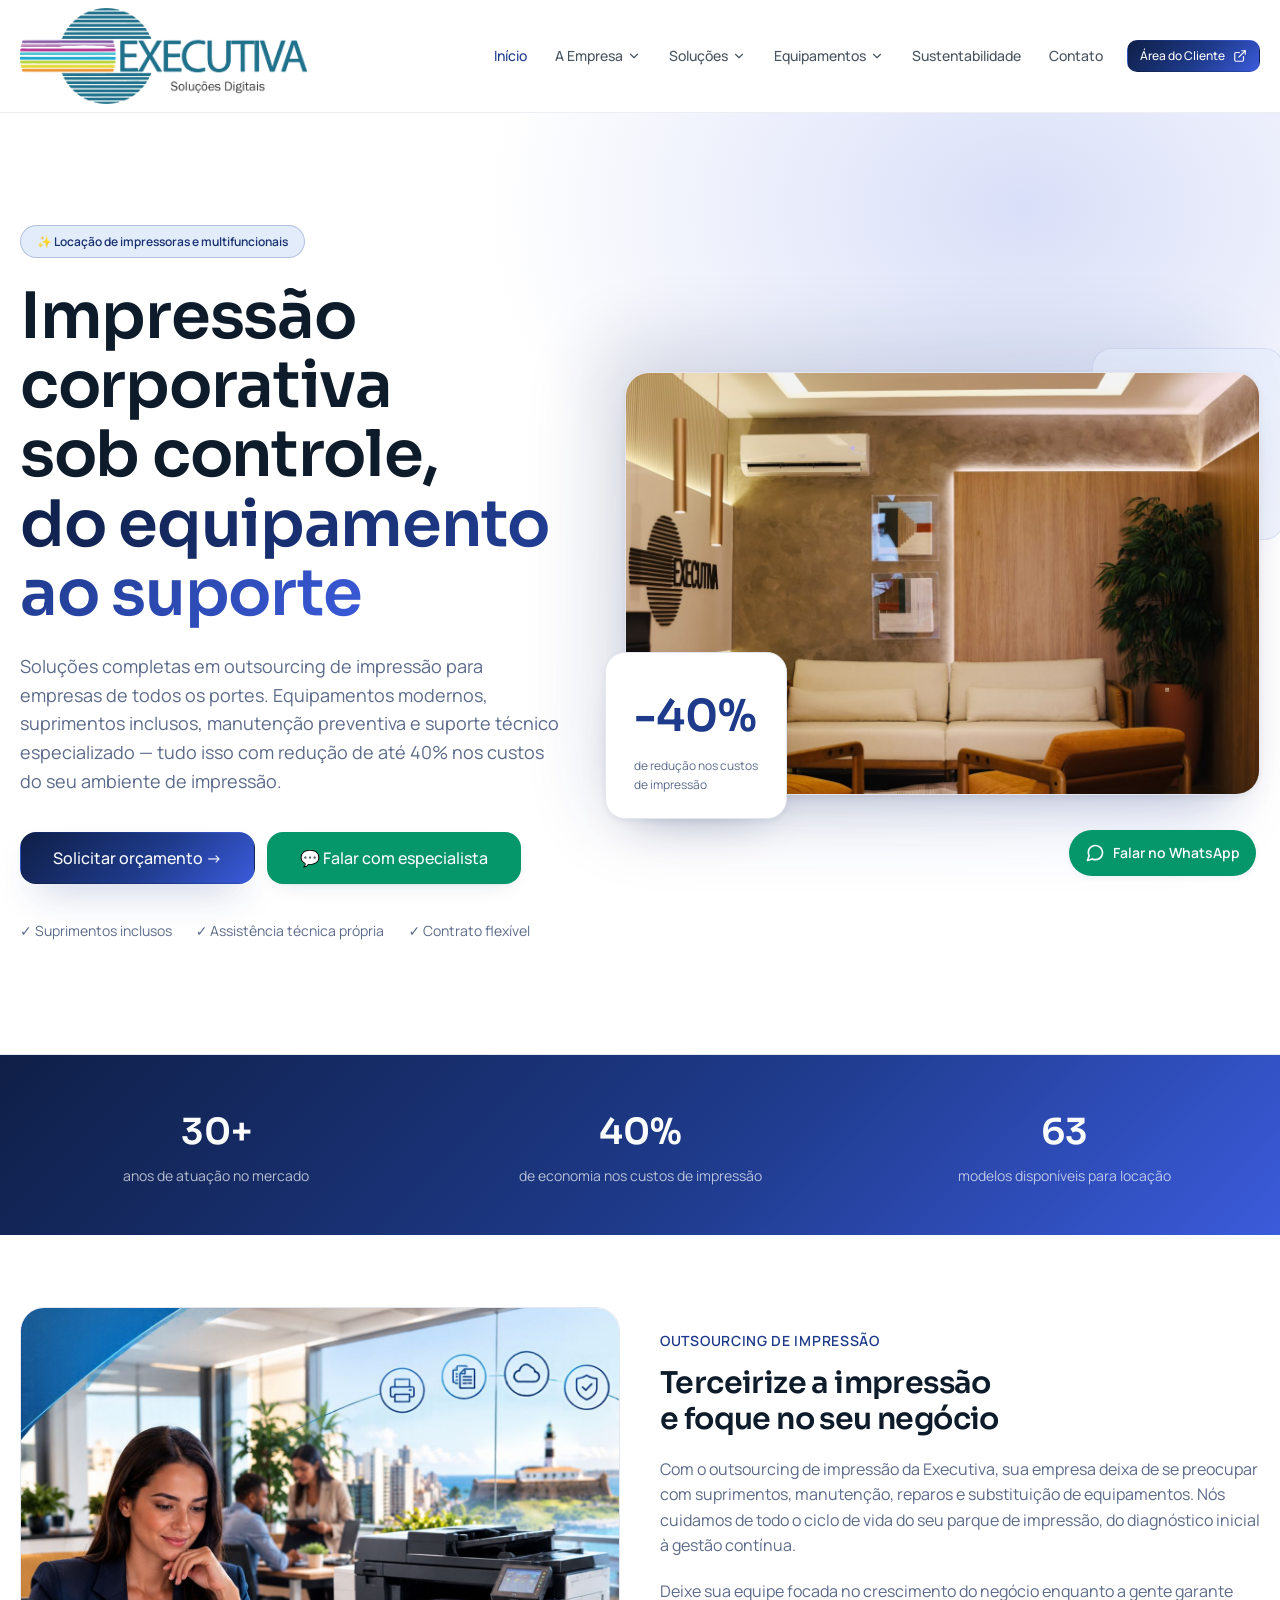
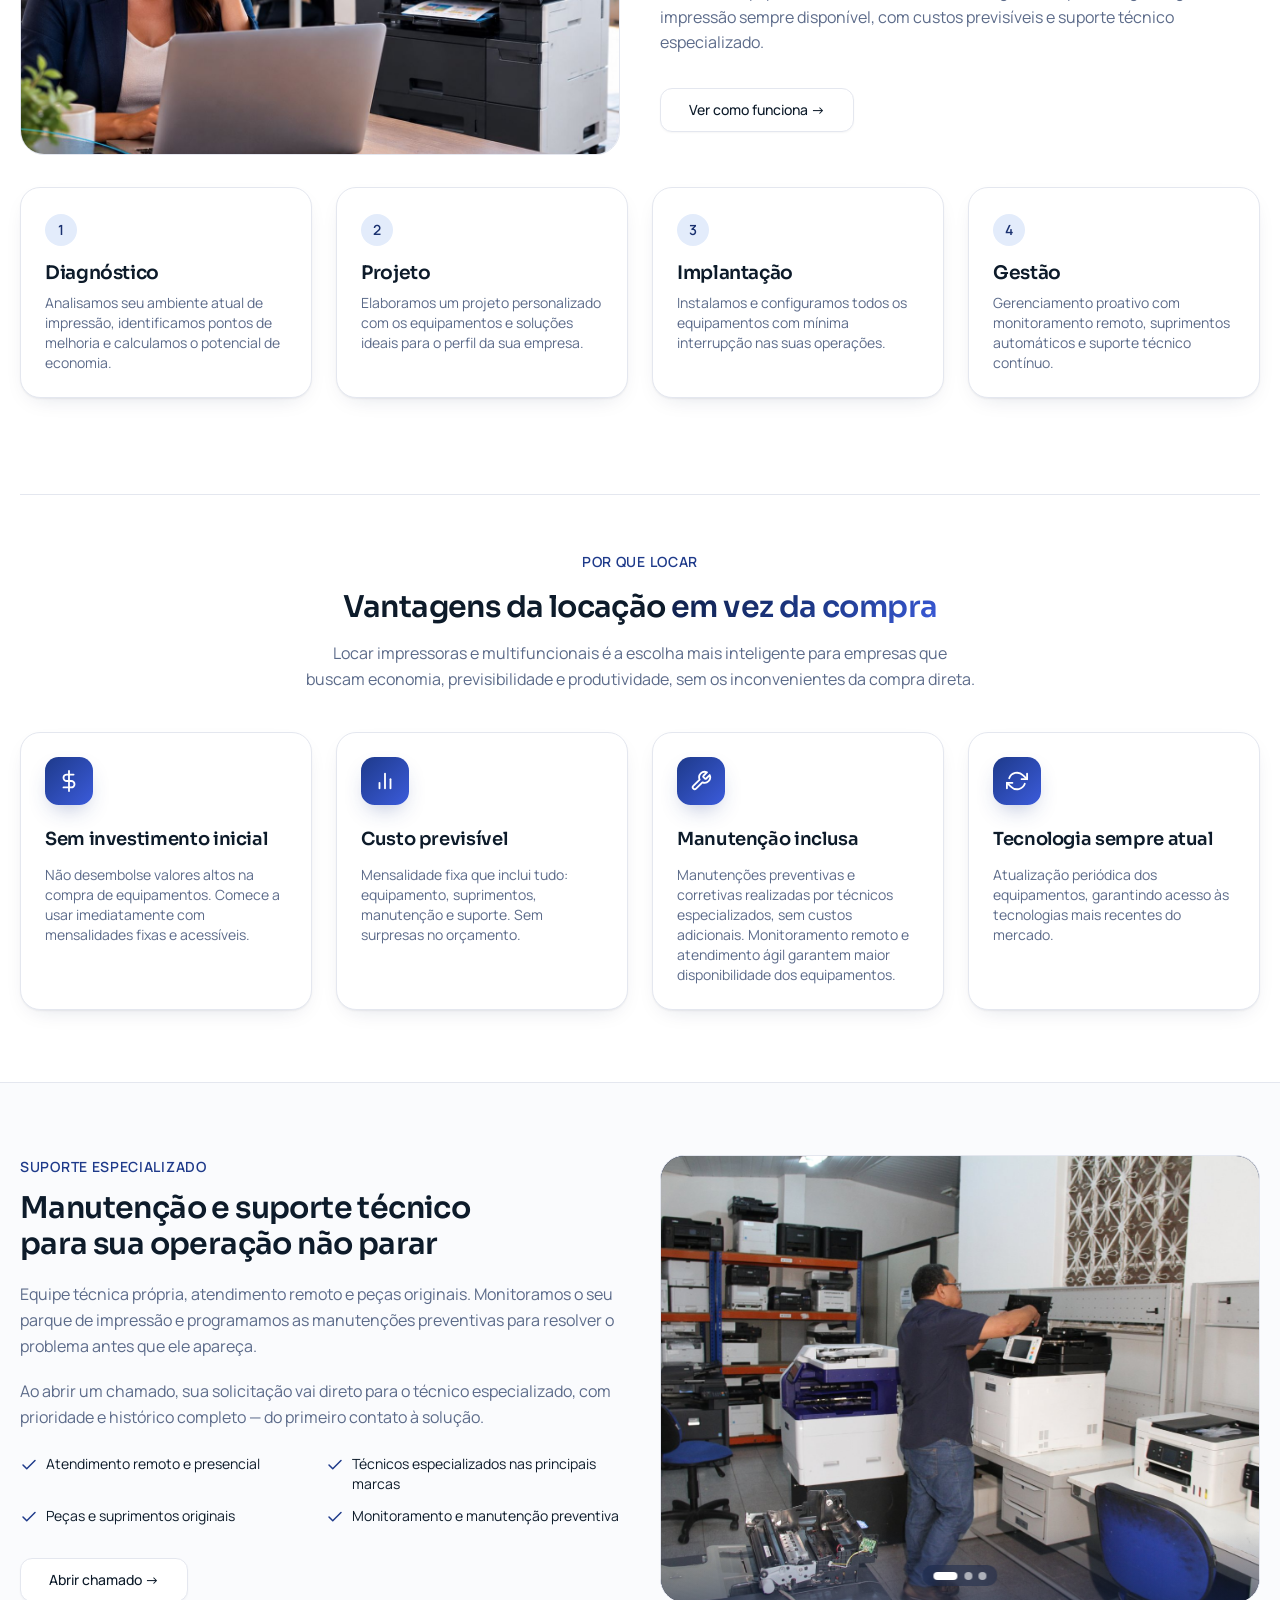
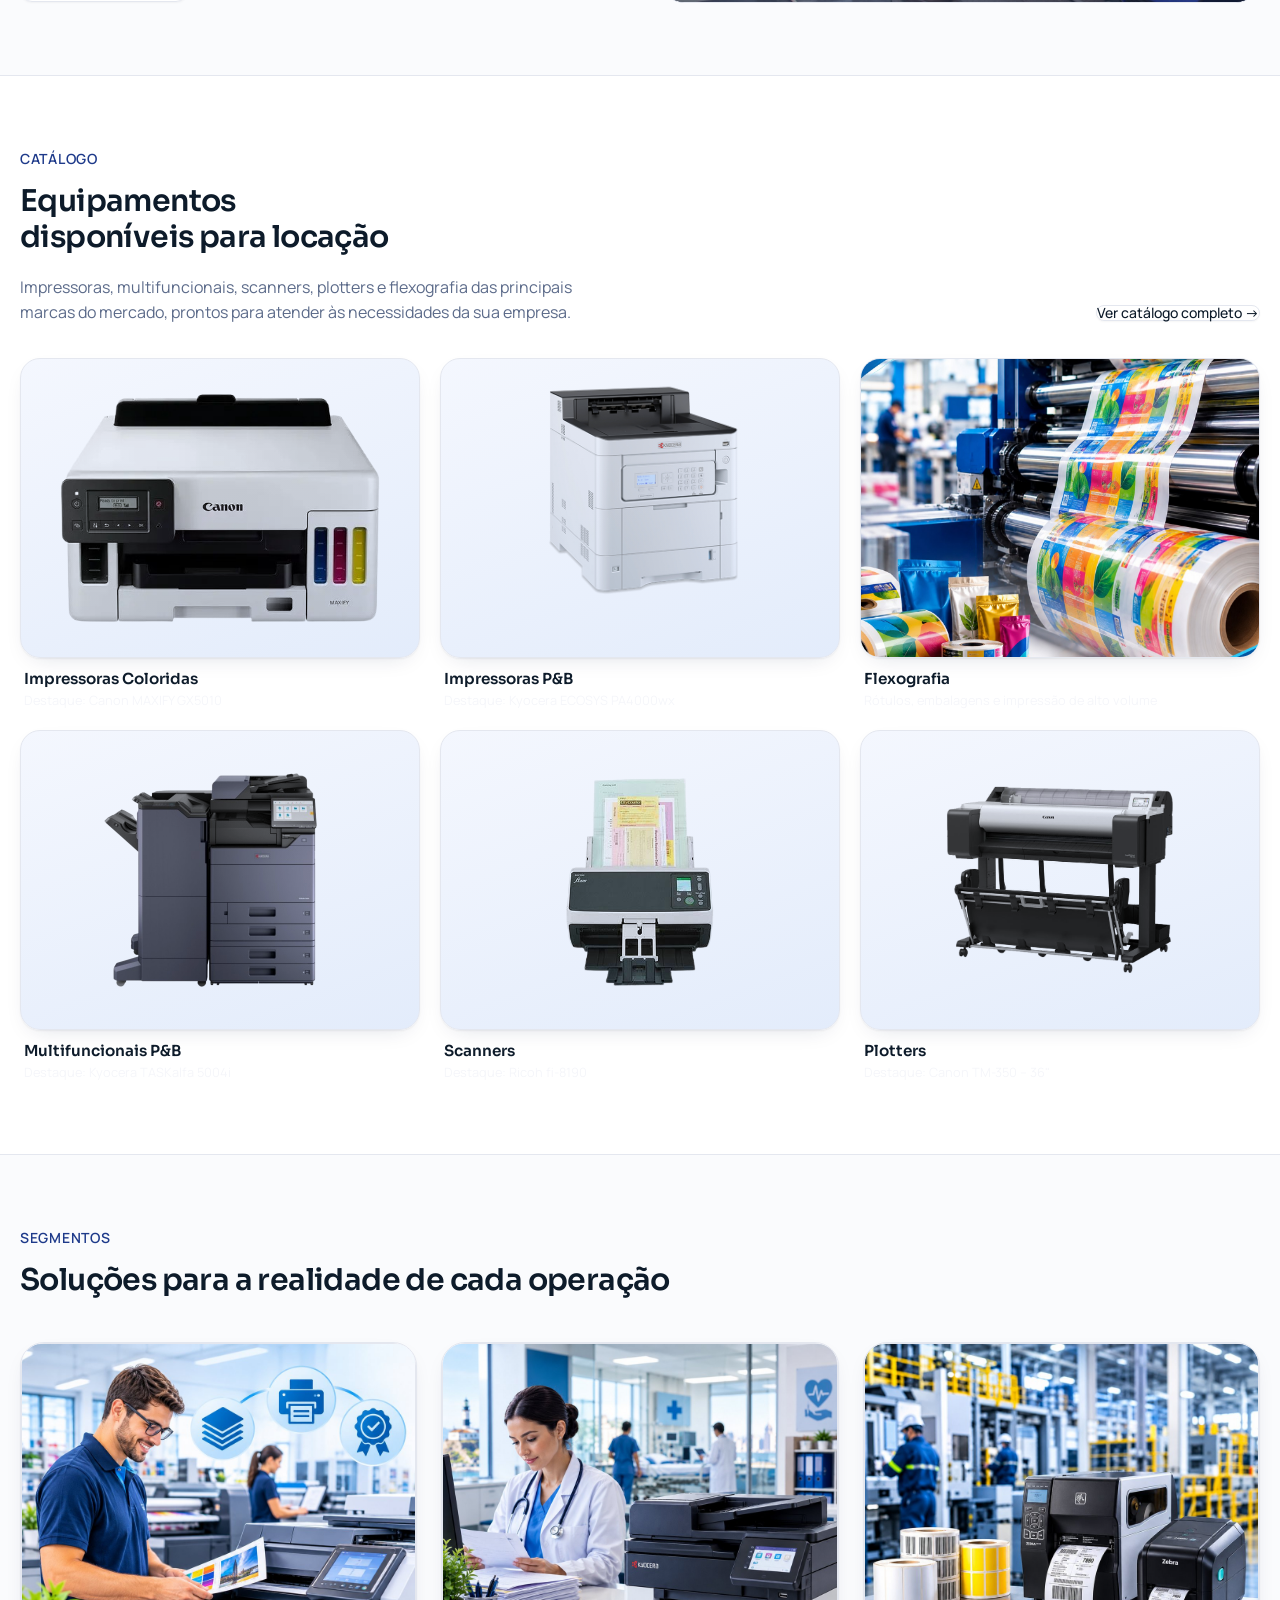
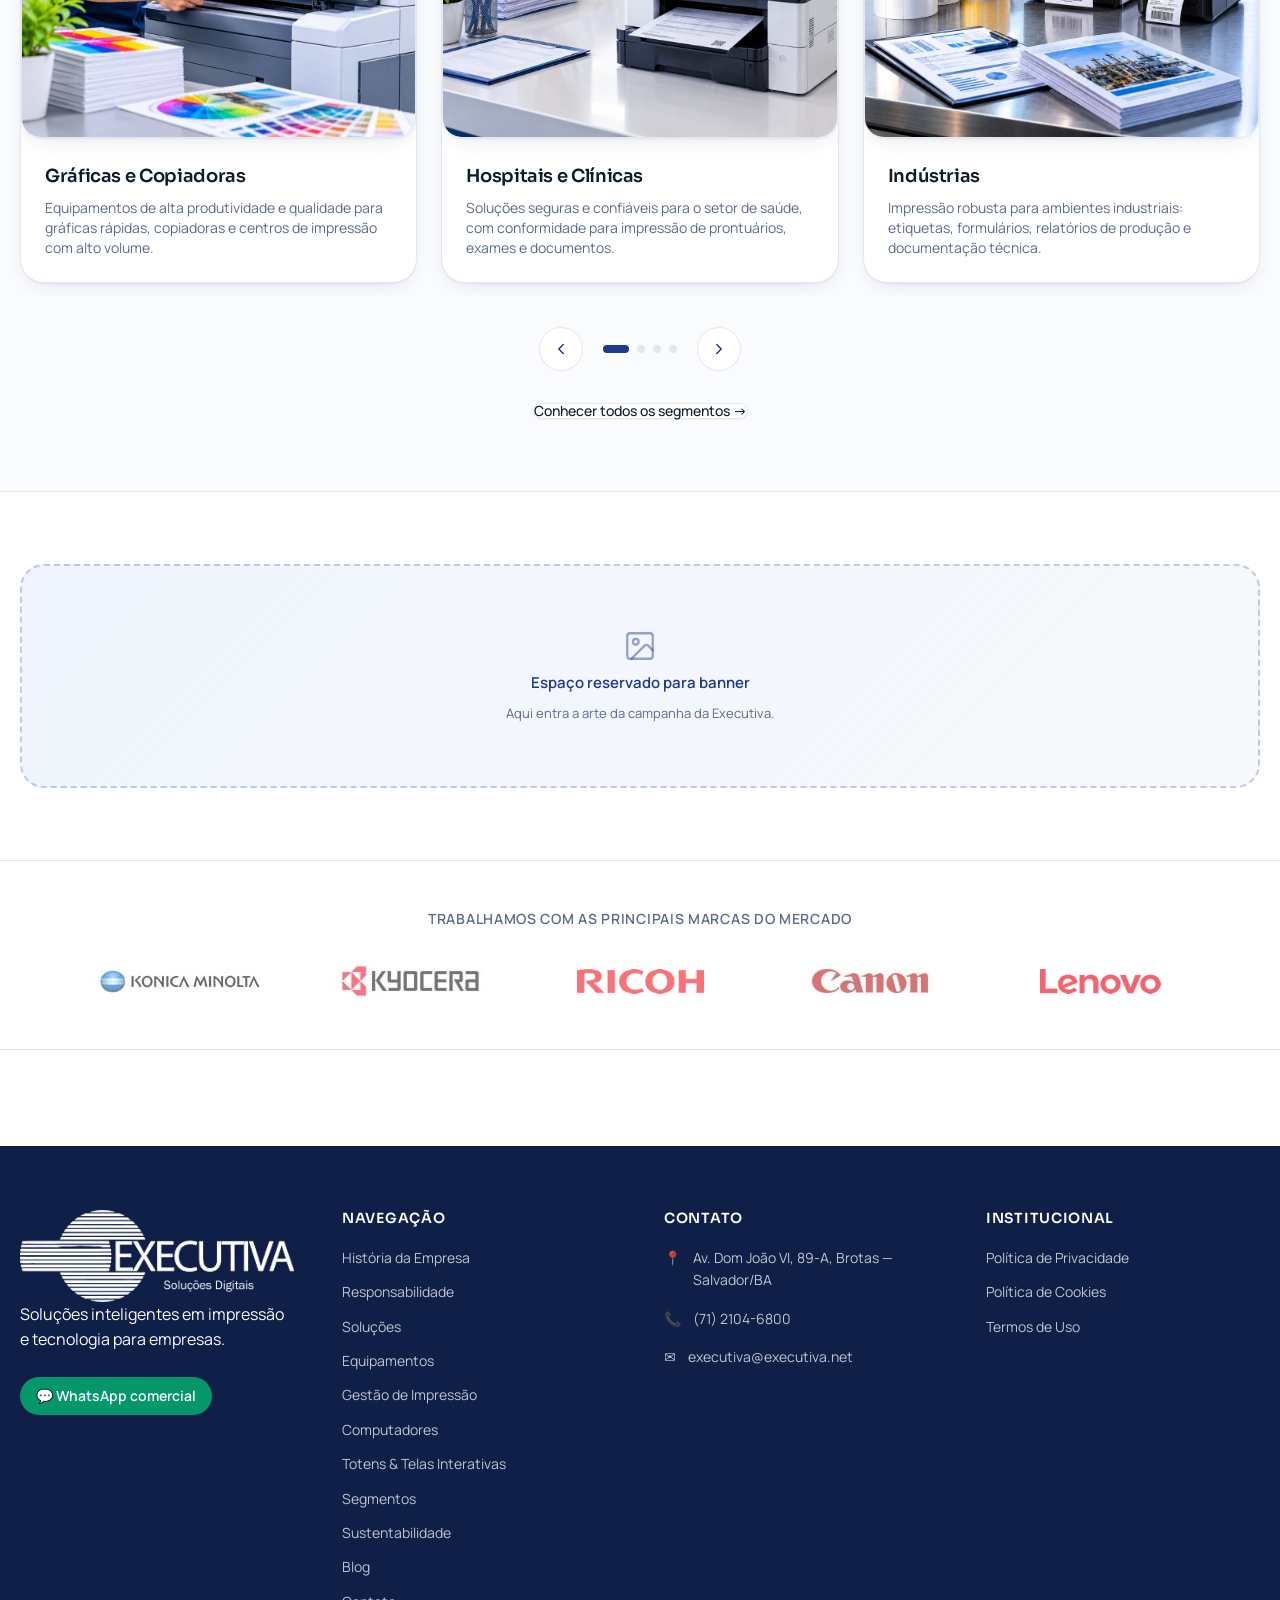
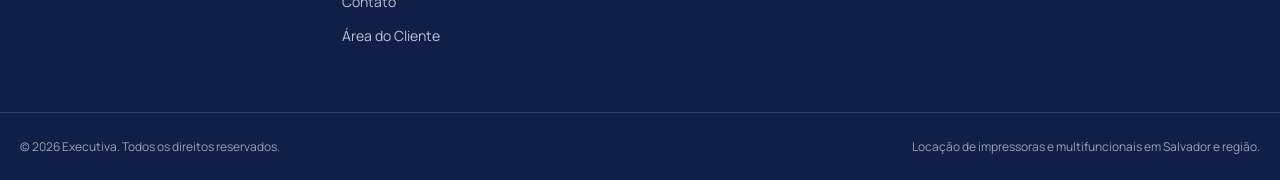
<file: index.html>
<!DOCTYPE html>
<html lang="pt-BR">
<head>
  <meta charset="UTF-8">
  <meta name="viewport" content="width=device-width, initial-scale=1.0">
  <title>Locação de Impressoras e Multifuncionais | Executiva</title>
  <meta name="description" content="Locação de impressoras e multifuncionais com outsourcing de impressão, suprimentos, manutenção e suporte técnico. Reduza até 40% dos custos de impressão.">
  <link rel="icon" href="imagens/favicon.png" type="image/png">
  <link rel="stylesheet" href="css/styles.css?v=20261116">
</head>
<body>

<header class="site-header">
  <div class="container header-inner">
    <a href="index.html" class="logo" aria-label="Executiva — página inicial">
      <img src="imagens/logo-executiva.png" alt="Executiva" width="251" height="115">
    </a>

    <nav class="desktop-nav" aria-label="Menu principal">
      <a href="index.html" class="nav-link active">Início</a>
            <div class="dropdown">
        <a href="historia-da-empresa.html" class="nav-link">
          A Empresa
          <svg width="14" height="14" viewBox="0 0 24 24" fill="none" stroke="currentColor" stroke-width="2" stroke-linecap="round" stroke-linejoin="round" aria-hidden="true"><polyline points="6 9 12 15 18 9"></polyline></svg>
        </a>
        <div class="dropdown-menu">
          <a href="historia-da-empresa.html" class="dropdown-item">História da Empresa</a>
          <a href="responsabilidade.html" class="dropdown-item">Responsabilidade</a>
        </div>
      </div>
      <div class="dropdown">
        <a href="solucoes.html" class="nav-link">
          Soluções
          <svg width="14" height="14" viewBox="0 0 24 24" fill="none" stroke="currentColor" stroke-width="2" stroke-linecap="round" stroke-linejoin="round" aria-hidden="true"><polyline points="6 9 12 15 18 9"></polyline></svg>
        </a>
        <div class="dropdown-menu">
          <a href="solucoes.html#locacao-de-impressoras" class="dropdown-item">Locação de Impressoras</a>
          <a href="solucoes.html#locacao-de-multifuncionais" class="dropdown-item">Locação de Multifuncionais</a>
          <a href="solucoes.html#outsourcing-de-impressao" class="dropdown-item">Outsourcing de Impressão</a>
          <a href="gestao-impressao.html" class="dropdown-item">Gestão de Impressão</a>
          <a href="solucoes.html#outras-solucoes" class="dropdown-item">Outras Soluções</a>
        </div>
      </div>
      <div class="dropdown">
        <a href="equipamentos.html" class="nav-link">
          Equipamentos
          <svg width="14" height="14" viewBox="0 0 24 24" fill="none" stroke="currentColor" stroke-width="2" stroke-linecap="round" stroke-linejoin="round" aria-hidden="true"><polyline points="6 9 12 15 18 9"></polyline></svg>
        </a>
        <div class="dropdown-menu">
          <div class="dropdown-subgroup">
            <a href="equipamentos.html" class="dropdown-item dropdown-with-sub">
              Impressoras
              <svg width="12" height="12" viewBox="0 0 24 24" fill="none" stroke="currentColor" stroke-width="2" stroke-linecap="round" stroke-linejoin="round" aria-hidden="true"><polyline points="9 6 15 12 9 18"></polyline></svg>
            </a>
            <div class="dropdown-submenu">
              <a href="equipamentos.html?categoria=impressora-color" class="dropdown-item">Impressoras Coloridas</a>
              <a href="equipamentos.html?categoria=impressora-pb" class="dropdown-item">Impressoras P&amp;B</a>
              <a href="equipamentos.html?categoria=multifuncionais-color" class="dropdown-item">Multifuncionais Coloridas</a>
              <a href="equipamentos.html?categoria=multifuncionais-pb" class="dropdown-item">Multifuncionais P&amp;B</a>
              <a href="equipamentos.html?categoria=flexografia" class="dropdown-item">Flexografia</a>
              <a href="equipamentos.html?categoria=ploter" class="dropdown-item">Plotters</a>
              <a href="equipamentos.html?categoria=scaner" class="dropdown-item">Scanners</a>
              <a href="equipamentos.html?categoria=etiquetas" class="dropdown-item">Etiquetas</a>
              <a href="equipamentos.html?categoria=cartoes" class="dropdown-item">Cartões</a>
              <a href="equipamentos.html?categoria=producao" class="dropdown-item">Produção Gráfica</a>
            </div>
          </div>
          <div class="dropdown-subgroup">
            <a href="computadores.html" class="dropdown-item dropdown-with-sub">
              Computadores
              <svg width="12" height="12" viewBox="0 0 24 24" fill="none" stroke="currentColor" stroke-width="2" stroke-linecap="round" stroke-linejoin="round" aria-hidden="true"><polyline points="9 6 15 12 9 18"></polyline></svg>
            </a>
            <div class="dropdown-submenu">
              <a href="computadores.html?categoria=desktops" class="dropdown-item">Computadores</a>
              <a href="computadores.html?categoria=notebooks" class="dropdown-item">Notebooks</a>
              <a href="computadores.html?categoria=servidores" class="dropdown-item">Servidores</a>
            </div>
          </div>
          <a href="totens.html" class="dropdown-item">Totens &amp; Telas Interativas</a>
        </div>
      </div>
      <a href="sustentabilidade.html" class="nav-link">Sustentabilidade</a>
      <a href="contato.html" class="nav-link">Contato</a>
      <a href="https://centralexecutiva.com.br" target="_blank" rel="noopener noreferrer" class="btn btn-hero btn-sm header-cta">
        Área do Cliente
        <svg width="14" height="14" viewBox="0 0 24 24" fill="none" stroke="currentColor" stroke-width="2" stroke-linecap="round" stroke-linejoin="round" aria-hidden="true"><path d="M18 13v6a2 2 0 0 1-2 2H5a2 2 0 0 1-2-2V8a2 2 0 0 1 2-2h6"></path><polyline points="15 3 21 3 21 9"></polyline><line x1="10" y1="14" x2="21" y2="3"></line></svg>
      </a>
    </nav>

    <button type="button" id="menuToggle" class="mobile-toggle" aria-expanded="false" aria-label="Abrir menu">
      <svg width="20" height="20" viewBox="0 0 24 24" fill="none" stroke="currentColor" stroke-width="2" stroke-linecap="round" stroke-linejoin="round"><line x1="3" y1="6" x2="21" y2="6"></line><line x1="3" y1="12" x2="21" y2="12"></line><line x1="3" y1="18" x2="21" y2="18"></line></svg>
    </button>
  </div>

  <div id="mobileMenu" class="mobile-menu">
    <div class="container">
      <nav aria-label="Menu mobile">
        <a href="index.html" class="mobile-link active">Início</a>
                <a href="historia-da-empresa.html" class="mobile-link">A Empresa</a>
        <a href="historia-da-empresa.html" class="mobile-link mobile-sublink">História da Empresa</a>
        <a href="responsabilidade.html" class="mobile-link mobile-sublink">Responsabilidade</a>
        <a href="solucoes.html" class="mobile-link">Soluções</a>
        <a href="gestao-impressao.html" class="mobile-link">Gestão de Impressão</a>
        <a href="equipamentos.html" class="mobile-link">Equipamentos</a>
        <a href="computadores.html" class="mobile-link">Computadores</a>
        <a href="totens.html" class="mobile-link">Totens &amp; Telas</a>
        <a href="sustentabilidade.html" class="mobile-link">Sustentabilidade</a>
        <a href="contato.html" class="mobile-link">Contato</a>
        <div class="mobile-menu-cta">
          <a href="https://centralexecutiva.com.br" target="_blank" rel="noopener noreferrer" class="btn btn-hero btn-lg w-full">Área do Cliente</a>
        </div>
      </nav>
    </div>
  </div>
</header>

<main>
  <section class="hero">
    <div class="hero-bg"></div>
    <div class="container hero-grid">
      <div class="reveal">
        <span class="hero-badge">✨ Locação de impressoras e multifuncionais</span>
        <h1>Impressão corporativa sob controle,<br><span class="text-gradient">do equipamento ao suporte</span></h1>
        <p class="hero-description">Soluções completas em outsourcing de impressão para empresas de todos os portes. Equipamentos modernos, suprimentos inclusos, manutenção preventiva e suporte técnico especializado — tudo isso com redução de até 40% nos custos do seu ambiente de impressão.</p>
        <div class="hero-actions">
          <a href="orcamento.html" class="btn btn-hero btn-xl">Solicitar orçamento →</a>
          <a href="https://api.whatsapp.com/send?phone=5571996363349&text=Olá! Vim do site e gostaria de informações sobre locação de impressoras." target="_blank" rel="noopener noreferrer" class="btn btn-whatsapp btn-xl">💬 Falar com especialista</a>
        </div>
        <ul class="hero-highlights">
          <li>✓ Suprimentos inclusos</li>
          <li>✓ Assistência técnica própria</li>
          <li>✓ Contrato flexível</li>
        </ul>
      </div>

      <div class="reveal from-left">
        <div class="hero-image-wrap">
          <div class="hero-image">
            <img src="imagens/hero-multifuncional.jpg?v=2" alt="Multifuncional corporativa" width="1280" height="854">
          </div>
          <div class="hero-floating-card">
            <p class="number">-40%</p>
            <p>de redução nos custos<br>de impressão</p>
          </div>
        </div>
      </div>
    </div>
  </section>

  <section class="stats">
    <div class="container stats-grid grid-3-sm">
      <div class="stat-counter" data-to="30" data-suffix="+" data-label="anos de atuação no mercado"></div>
      <div class="stat-counter" data-to="40" data-suffix="%" data-label="de economia nos custos de impressão"></div>
      <div class="stat-counter" data-to="63" data-label="modelos disponíveis para locação"></div>
    </div>
  </section>

  <section class="container section-padded">
    <div class="grid-2-lg gap-10 items-center">
      <div class="reveal from-left">
        <img src="imagens/outsourcing.jpg" alt="Outsourcing de impressão" class="rounded-3xl border w-full object-cover" style="height: 28rem; object-position: center top">
      </div>
      <div class="reveal">
        <p class="section-eyebrow">Outsourcing de impressão</p>
        <h2 class="section-title text-3xl">Terceirize a impressão e foque no seu negócio</h2>
        <p class="section-description">Com o outsourcing de impressão da Executiva, sua empresa deixa de se preocupar com suprimentos, manutenção, reparos e substituição de equipamentos. Nós cuidamos de todo o ciclo de vida do seu parque de impressão, do diagnóstico inicial à gestão contínua.</p>
        <p class="section-description">Deixe sua equipe focada no crescimento do negócio enquanto a gente garante impressão sempre disponível, com custos previsíveis e suporte técnico especializado.</p>
        <a href="solucoes.html#outsourcing-de-impressao" class="btn btn-outline btn-lg mt-8">Ver como funciona →</a>
      </div>
    </div>

    <ol class="grid-4 grid-2-sm grid-3-md grid-4-lg gap-6 mt-8">
      <li class="reveal card card-hover h-full p-6">
        <span class="step-number">1</span>
        <h3 class="mt-4 font-semibold">Diagnóstico</h3>
        <p class="mt-2 text-sm text-muted">Analisamos seu ambiente atual de impressão, identificamos pontos de melhoria e calculamos o potencial de economia.</p>
      </li>
      <li class="reveal card card-hover h-full p-6">
        <span class="step-number">2</span>
        <h3 class="mt-4 font-semibold">Projeto</h3>
        <p class="mt-2 text-sm text-muted">Elaboramos um projeto personalizado com os equipamentos e soluções ideais para o perfil da sua empresa.</p>
      </li>
      <li class="reveal card card-hover h-full p-6">
        <span class="step-number">3</span>
        <h3 class="mt-4 font-semibold">Implantação</h3>
        <p class="mt-2 text-sm text-muted">Instalamos e configuramos todos os equipamentos com mínima interrupção nas suas operações.</p>
      </li>
      <li class="reveal card card-hover h-full p-6">
        <span class="step-number">4</span>
        <h3 class="mt-4 font-semibold">Gestão</h3>
        <p class="mt-2 text-sm text-muted">Gerenciamento proativo com monitoramento remoto, suprimentos automáticos e suporte técnico contínuo.</p>
      </li>
    </ol>

    <div class="mt-24 border-t" style="padding-top: 3.5rem">
      <div class="mx-auto max-w-2xl text-center">
        <p class="section-eyebrow">Por que locar</p>
        <h2 class="section-title text-3xl mt-4">Vantagens da locação <span class="text-gradient">em vez da compra</span></h2>
        <p class="section-description mt-4">Locar impressoras e multifuncionais é a escolha mais inteligente para empresas que buscam economia, previsibilidade e produtividade, sem os inconvenientes da compra direta.</p>
      </div>

      <ul class="mt-10 grid-4 grid-2-sm grid-3-md grid-4-lg gap-6">
        <li class="reveal card card-hover h-full p-6">
          <span class="advantage-icon">
            <svg width="22" height="22" viewBox="0 0 24 24" fill="none" stroke="currentColor" stroke-width="2" stroke-linecap="round" stroke-linejoin="round" aria-hidden="true"><line x1="12" y1="1" x2="12" y2="23"></line><path d="M17 5H9.5a3.5 3.5 0 0 0 0 7h5a3.5 3.5 0 0 1 0 7H6"></path></svg>
          </span>
          <h3 class="mt-5 font-display text-lg font-semibold">Sem investimento inicial</h3>
          <p class="mt-3 text-sm text-muted">Não desembolse valores altos na compra de equipamentos. Comece a usar imediatamente com mensalidades fixas e acessíveis.</p>
        </li>

        <li class="reveal card card-hover h-full p-6">
          <span class="advantage-icon">
            <svg width="22" height="22" viewBox="0 0 24 24" fill="none" stroke="currentColor" stroke-width="2" stroke-linecap="round" stroke-linejoin="round" aria-hidden="true"><line x1="18" y1="20" x2="18" y2="10"></line><line x1="12" y1="20" x2="12" y2="4"></line><line x1="6" y1="20" x2="6" y2="14"></line></svg>
          </span>
          <h3 class="mt-5 font-display text-lg font-semibold">Custo previsível</h3>
          <p class="mt-3 text-sm text-muted">Mensalidade fixa que inclui tudo: equipamento, suprimentos, manutenção e suporte. Sem surpresas no orçamento.</p>
        </li>

        <li class="reveal card card-hover h-full p-6">
          <span class="advantage-icon">
            <svg width="22" height="22" viewBox="0 0 24 24" fill="none" stroke="currentColor" stroke-width="2" stroke-linecap="round" stroke-linejoin="round" aria-hidden="true"><path d="M14.7 6.3a1 1 0 0 0 0 1.4l1.6 1.6a1 1 0 0 0 1.4 0l3.77-3.77a6 6 0 0 1-7.94 7.94l-6.91 6.91a2.12 2.12 0 0 1-3-3l6.91-6.91a6 6 0 0 1 7.94-7.94l-3.76 3.76z"></path></svg>
          </span>
          <h3 class="mt-5 font-display text-lg font-semibold">Manutenção inclusa</h3>
          <p class="mt-3 text-sm text-muted">Manutenções preventivas e corretivas realizadas por técnicos especializados, sem custos adicionais. Monitoramento remoto e atendimento ágil garantem maior disponibilidade dos equipamentos.</p>
        </li>

        <li class="reveal card card-hover h-full p-6">
          <span class="advantage-icon">
            <svg width="22" height="22" viewBox="0 0 24 24" fill="none" stroke="currentColor" stroke-width="2" stroke-linecap="round" stroke-linejoin="round" aria-hidden="true"><polyline points="23 4 23 10 17 10"></polyline><polyline points="1 20 1 14 7 14"></polyline><path d="M3.51 9a9 9 0 0 1 14.85-3.36L23 10M1 14l4.64 4.36A9 9 0 0 0 20.49 15"></path></svg>
          </span>
          <h3 class="mt-5 font-display text-lg font-semibold">Tecnologia sempre atual</h3>
          <p class="mt-3 text-sm text-muted">Atualização periódica dos equipamentos, garantindo acesso às tecnologias mais recentes do mercado.</p>
        </li>
      </ul>
    </div>
  </section>

  <section class="section-bordered section-padded">
    <div class="container">
      <div class="grid-2-lg gap-10 items-center">
        <div class="reveal from-left">
          <p class="section-eyebrow">Suporte especializado</p>
          <h2 class="section-title text-3xl">Manutenção e suporte técnico para sua operação não parar</h2>
          <p class="section-description">Equipe técnica própria, atendimento remoto e peças originais. Monitoramos o seu parque de impressão e programamos as manutenções preventivas para resolver o problema antes que ele apareça.</p>
          <p class="section-description">Ao abrir um chamado, sua solicitação vai direto para o técnico especializado, com prioridade e histórico completo — do primeiro contato à solução.</p>
          <ul class="mt-6 grid-2-sm gap-3 text-sm">
            <li class="flex items-start gap-2">
              <svg width="18" height="18" viewBox="0 0 24 24" fill="none" stroke="currentColor" stroke-width="2" stroke-linecap="round" stroke-linejoin="round" aria-hidden="true" style="color:var(--color-primary);flex:none;margin-top:2px"><polyline points="20 6 9 17 4 12"></polyline></svg>
              <span>Atendimento remoto e presencial</span>
            </li>
            <li class="flex items-start gap-2">
              <svg width="18" height="18" viewBox="0 0 24 24" fill="none" stroke="currentColor" stroke-width="2" stroke-linecap="round" stroke-linejoin="round" aria-hidden="true" style="color:var(--color-primary);flex:none;margin-top:2px"><polyline points="20 6 9 17 4 12"></polyline></svg>
              <span>Técnicos especializados nas principais marcas</span>
            </li>
            <li class="flex items-start gap-2">
              <svg width="18" height="18" viewBox="0 0 24 24" fill="none" stroke="currentColor" stroke-width="2" stroke-linecap="round" stroke-linejoin="round" aria-hidden="true" style="color:var(--color-primary);flex:none;margin-top:2px"><polyline points="20 6 9 17 4 12"></polyline></svg>
              <span>Peças e suprimentos originais</span>
            </li>
            <li class="flex items-start gap-2">
              <svg width="18" height="18" viewBox="0 0 24 24" fill="none" stroke="currentColor" stroke-width="2" stroke-linecap="round" stroke-linejoin="round" aria-hidden="true" style="color:var(--color-primary);flex:none;margin-top:2px"><polyline points="20 6 9 17 4 12"></polyline></svg>
              <span>Monitoramento e manutenção preventiva</span>
            </li>
          </ul>
          <a href="https://centralexecutiva.com.br" target="_blank" rel="noopener noreferrer" class="btn btn-outline btn-lg mt-8">Abrir chamado →</a>
        </div>

        <div class="reveal">
          <div class="media-slider" id="supportSlider" role="region" aria-label="Galeria de suporte técnico">
            <div class="media-slide is-active">
              <img src="imagens/manutencao-tecnico-impressora.jpg" alt="Técnico da Executiva fazendo manutenção em uma multifuncional" loading="eager">
            </div>
            <div class="media-slide">
              <img src="imagens/manutencao-tecnico-placa.jpg" alt="Técnico realizando reparo em placa de equipamento" loading="lazy">
            </div>
            <div class="media-slide">
              <img src="imagens/manutencao-area-tecnica.jpg" alt="Área técnica da Executiva com multifuncionais em manutenção" loading="lazy">
            </div>
            <div class="media-dots" id="supportDots"></div>
          </div>
        </div>
      </div>
    </div>
  </section>

  <section class="container section-padded">
    <div class="flex flex-wrap items-end justify-between gap-6">
      <div class="reveal max-w-xl">
        <p class="section-eyebrow">Catálogo</p>
        <h2 class="section-title text-3xl">Equipamentos disponíveis para locação</h2>
        <p class="section-description">Impressoras, multifuncionais, scanners, plotters e flexografia das principais marcas do mercado, prontos para atender às necessidades da sua empresa.</p>
      </div>
      <div class="reveal">
        <a href="equipamentos.html" class="btn btn-outline">Ver catálogo completo →</a>
      </div>
    </div>

    <div class="catalog-grid mt-8">

      <a class="catalog-card reveal" href="equipamentos.html?categoria=impressora-color">
        <span class="catalog-card-img catalog-card-img--product">
          <img src="imagens/Canon - GX5010 (2).png" alt="Impressora colorida Canon MAXIFY GX5010" loading="lazy">
        </span>
        <span class="catalog-card-caption">
          <strong>Impressoras Coloridas</strong>
          <span>Destaque: Canon MAXIFY GX5010</span>
        </span>
      </a>

      <a class="catalog-card reveal" href="equipamentos.html?categoria=impressora-pb">
        <span class="catalog-card-img catalog-card-img--product">
          <img src="imagens/Kyocera - ECOSYS PA4000wx.png" alt="Impressora P&amp;B Kyocera ECOSYS PA4000wx" loading="lazy">
        </span>
        <span class="catalog-card-caption">
          <strong>Impressoras P&amp;B</strong>
          <span>Destaque: Kyocera ECOSYS PA4000wx</span>
        </span>
      </a>

      <a class="catalog-card reveal" href="equipamentos.html?categoria=flexografia">
        <span class="catalog-card-img">
          <img src="imagens/flexografia.jpg" alt="Flexografia" loading="lazy" onerror="this.style.display='none';this.nextElementSibling.style.display='flex'">
          <span class="catalog-card-placeholder" style="display:none" aria-hidden="true">
            <svg width="40" height="40" viewBox="0 0 24 24" fill="none" stroke="currentColor" stroke-width="1.5" stroke-linecap="round" stroke-linejoin="round" aria-hidden="true"><rect x="9" y="9" width="13" height="13" rx="2" ry="2"></rect><path d="M5 15H4a2 2 0 0 1-2-2V4a2 2 0 0 1 2-2h9a2 2 0 0 1 2 2v1"></path></svg>
          </span>
        </span>
        <span class="catalog-card-caption">
          <strong>Flexografia</strong>
          <span>Rótulos, embalagens e impressão de alto volume</span>
        </span>
      </a>

      <a class="catalog-card reveal" href="equipamentos.html?categoria=multifuncionais-pb">
        <span class="catalog-card-img catalog-card-img--product">
          <img src="imagens/Kyocera_-_TASKalfa_5004i-removebg-preview.png" alt="Multifuncional P&amp;B Kyocera TASKalfa 5004i" loading="lazy">
        </span>
        <span class="catalog-card-caption">
          <strong>Multifuncionais P&amp;B</strong>
          <span>Destaque: Kyocera TASKalfa 5004i</span>
        </span>
      </a>

      <a class="catalog-card reveal" href="equipamentos.html?categoria=scaner">
        <span class="catalog-card-img catalog-card-img--product">
          <img src="imagens/Ricoh_-_fi-8190.png" alt="Scanner Ricoh fi-8190" loading="lazy">
        </span>
        <span class="catalog-card-caption">
          <strong>Scanners</strong>
          <span>Destaque: Ricoh fi-8190</span>
        </span>
      </a>

      <a class="catalog-card reveal" href="equipamentos.html?categoria=ploter">
        <span class="catalog-card-img catalog-card-img--product">
          <img src="imagens/Canon - TM-350.png" alt="Plotter Canon TM-350 de 36 polegadas" loading="lazy">
        </span>
        <span class="catalog-card-caption">
          <strong>Plotters</strong>
          <span>Destaque: Canon TM-350 – 36"</span>
        </span>
      </a>

    </div>
  </section>

  <section class="section-bordered section-padded">
    <div class="container">
      <div class="reveal max-w-2xl">
        <p class="section-eyebrow">Segmentos</p>
        <h2 class="section-title text-3xl">Soluções para a realidade de cada operação</h2>
      </div>

      <div class="segment-viewport mt-8">
        <div class="segment-track" id="segmentTrack">

          <div class="segment-slide">
            <article class="segment-card card card-hover h-full">
              <span class="catalog-card-img">
                <img src="imagens/graficas e copiadoras.jpg" alt="Gráficas e Copiadoras" loading="lazy">
              </span>
              <div class="segment-card-body">
                <h3 class="font-display text-lg font-semibold">Gráficas e Copiadoras</h3>
                <p class="mt-2 text-sm text-muted">Equipamentos de alta produtividade e qualidade para gráficas rápidas, copiadoras e centros de impressão com alto volume.</p>
              </div>
            </article>
          </div>

          <div class="segment-slide">
            <article class="segment-card card card-hover h-full">
              <span class="catalog-card-img">
                <img src="imagens/hospitais e clinica.jpg" alt="Hospitais e Clínicas" loading="lazy" style="object-position: center 45%">
              </span>
              <div class="segment-card-body">
                <h3 class="font-display text-lg font-semibold">Hospitais e Clínicas</h3>
                <p class="mt-2 text-sm text-muted">Soluções seguras e confiáveis para o setor de saúde, com conformidade para impressão de prontuários, exames e documentos.</p>
              </div>
            </article>
          </div>

          <div class="segment-slide">
            <article class="segment-card card card-hover h-full">
              <span class="catalog-card-img">
                <img src="imagens/industria.jpg" alt="Indústrias" loading="lazy">
              </span>
              <div class="segment-card-body">
                <h3 class="font-display text-lg font-semibold">Indústrias</h3>
                <p class="mt-2 text-sm text-muted">Impressão robusta para ambientes industriais: etiquetas, formulários, relatórios de produção e documentação técnica.</p>
              </div>
            </article>
          </div>

          <div class="segment-slide">
            <article class="segment-card card card-hover h-full">
              <span class="catalog-card-img">
                <img src="imagens/educacao.jpg" alt="Educação" loading="lazy">
              </span>
              <div class="segment-card-body">
                <h3 class="font-display text-lg font-semibold">Educação</h3>
                <p class="mt-2 text-sm text-muted">Soluções econômicas para escolas, faculdades e universidades, com gestão de cotas e redução de desperdícios.</p>
              </div>
            </article>
          </div>

          <div class="segment-slide">
            <article class="segment-card card card-hover h-full">
              <span class="catalog-card-img">
                <img src="imagens/escritorio juridico.jpg" alt="Escritórios Jurídicos" loading="lazy">
              </span>
              <div class="segment-card-body">
                <h3 class="font-display text-lg font-semibold">Escritórios Jurídicos</h3>
                <p class="mt-2 text-sm text-muted">Impressão de alta qualidade e segurança para documentos jurídicos, contratos, petições e processos com sigilo.</p>
              </div>
            </article>
          </div>

          <div class="segment-slide">
            <article class="segment-card card card-hover h-full">
              <span class="catalog-card-img">
                <img src="imagens/escritorio.jpg" alt="Escritórios e Corporativo" loading="lazy">
              </span>
              <div class="segment-card-body">
                <h3 class="font-display text-lg font-semibold">Escritórios e Corporativo</h3>
                <p class="mt-2 text-sm text-muted">Parques de impressão otimizados para empresas de diversos segmentos, com foco em produtividade e redução de custos.</p>
              </div>
            </article>
          </div>

        </div>
      </div>

      <div class="mt-8 flex items-center justify-center gap-5">
        <button type="button" class="advantage-arrow segment-prev" aria-label="Anterior">
          <svg width="18" height="18" viewBox="0 0 24 24" fill="none" stroke="currentColor" stroke-width="2" stroke-linecap="round" stroke-linejoin="round" aria-hidden="true"><polyline points="15 18 9 12 15 6"></polyline></svg>
        </button>
        <div class="advantage-dots" id="segmentDots"></div>
        <button type="button" class="advantage-arrow segment-next" aria-label="Próximo">
          <svg width="18" height="18" viewBox="0 0 24 24" fill="none" stroke="currentColor" stroke-width="2" stroke-linecap="round" stroke-linejoin="round" aria-hidden="true"><polyline points="9 18 15 12 9 6"></polyline></svg>
        </button>
      </div>

      <div class="mt-8 flex justify-center reveal">
        <a href="solucoes.html" class="btn btn-outline">Conhecer todos os segmentos →</a>
      </div>
    </div>
  </section>

  <section class="container section-padded">
    <!-- BANNER: quando a arte estiver pronta, substitua este bloco pela imagem do banner. -->
    <div class="banner-slot reveal" id="banner-home" style="margin-top:0">
      <svg width="34" height="34" viewBox="0 0 24 24" fill="none" stroke="currentColor" stroke-width="1.6" stroke-linecap="round" stroke-linejoin="round" aria-hidden="true"><rect x="3" y="3" width="18" height="18" rx="2" ry="2"></rect><circle cx="9" cy="9" r="2"></circle><path d="m21 15-3.086-3.086a2 2 0 0 0-2.828 0L6 21"></path></svg>
      <p class="banner-slot-title">Espaço reservado para banner</p>
      <p class="banner-slot-text">Aqui entra a arte da campanha da Executiva.</p>
    </div>
  </section>

  <section class="border-t border-b py-12">
    <div class="container">
      <p class="text-center text-sm font-semibold tracking-wider uppercase text-muted">Trabalhamos com as principais marcas do mercado</p>
      <div class="mt-8 flex flex-wrap items-center justify-center gap-10">
        <img src="imagens/marcas/konica-home.jpg" alt="Konica Minolta" class="brand-logo">
        <img src="imagens/marcas/kyocera-home.jpg" alt="Kyocera" class="brand-logo">
        <img src="imagens/marcas/Logo-ricoh-ofc.png" alt="Ricoh" class="brand-logo">
        <img src="imagens/marcas/canon-home.jpg" alt="Canon" class="brand-logo">
        <img src="imagens/marcas/logo-lenovo-ofc.png" alt="Lenovo" class="brand-logo">
      </div>
    </div>
  </section>
</main>

<footer class="site-footer">
  <div class="container footer-grid footer-4">
    <div>
      <img src="imagens/logo-executiva.png" alt="Executiva" class="invert-logo">
      <p>Soluções inteligentes em impressão e tecnologia para empresas.</p>
      <a href="https://api.whatsapp.com/send?phone=5571996363349&text=Olá! Contato comercial." target="_blank" rel="noopener noreferrer" class="footer-wa">
        💬 WhatsApp comercial
      </a>
    </div>

    <nav aria-label="Links do rodapé">
      <h2>Navegação</h2>
      <ul class="footer-links">
        <li><a href="historia-da-empresa.html">História da Empresa</a></li>
        <li><a href="responsabilidade.html">Responsabilidade</a></li>
        <li><a href="solucoes.html">Soluções</a></li>
        <li><a href="equipamentos.html">Equipamentos</a></li>
        <li><a href="gestao-impressao.html">Gestão de Impressão</a></li>
        <li><a href="computadores.html">Computadores</a></li>
        <li><a href="totens.html">Totens &amp; Telas Interativas</a></li>
        <li><a href="#">Segmentos</a></li>
        <li><a href="sustentabilidade.html">Sustentabilidade</a></li>
        <li><a href="blog.html">Blog</a></li>
        <li><a href="contato.html">Contato</a></li>
        <li><a href="https://centralexecutiva.com.br" target="_blank" rel="noopener noreferrer">Área do Cliente</a></li>
      </ul>
    </nav>

    <div>
      <h2>Contato</h2>
      <ul class="footer-contact">
        <li>
          <span>📍</span>
          <span>Av. Dom João VI, 89-A, Brotas — Salvador/BA</span>
        </li>
        <li>
          <span>📞</span>
          <a href="tel:+557121046800" class="hover\:text-primary-fg">(71) 2104-6800</a>
        </li>
        <li>
          <span>✉️</span>
          <a href="mailto:executiva@executiva.net" class="hover\:text-primary-fg">executiva@executiva.net</a>
        </li>
      </ul>
    </div>

    <div>
      <h2>Institucional</h2>
      <ul class="footer-links">
        <li><a href="#">Política de Privacidade</a></li>
        <li><a href="#">Política de Cookies</a></li>
        <li><a href="#">Termos de Uso</a></li>
      </ul>
    </div>
  </div>

  <div class="footer-bottom">
    <div class="container footer-bottom-inner">
      <p>© <span id="currentYear">2026</span> Executiva. Todos os direitos reservados.</p>
      <p>Locação de impressoras e multifuncionais em Salvador e região.</p>
    </div>
  </div>
</footer>

<a id="whatsappFab" class="whatsapp-fab" href="https://api.whatsapp.com/send?phone=5571996363349&text=Olá! Vim do site da Executiva." target="_blank" rel="noopener noreferrer" aria-label="Falar com a Executiva pelo WhatsApp">
  <svg width="20" height="20" viewBox="0 0 24 24" fill="none" stroke="currentColor" stroke-width="2" stroke-linecap="round" stroke-linejoin="round"><path d="M21 11.5a8.38 8.38 0 0 1-.9 3.8 8.5 8.5 0 0 1-7.6 4.7 8.38 8.38 0 0 1-3.8-.9L3 21l1.9-5.7a8.38 8.38 0 0 1-.9-3.8 8.5 8.5 0 0 1 4.7-7.6 8.38 8.38 0 0 1 3.8-.9h.5a8.48 8.48 0 0 1 8 8v.5z"></path></svg>
  <span>Falar no WhatsApp</span>
</a>

<script defer src="js/main.js"></script>
</body>
</html>
</file>
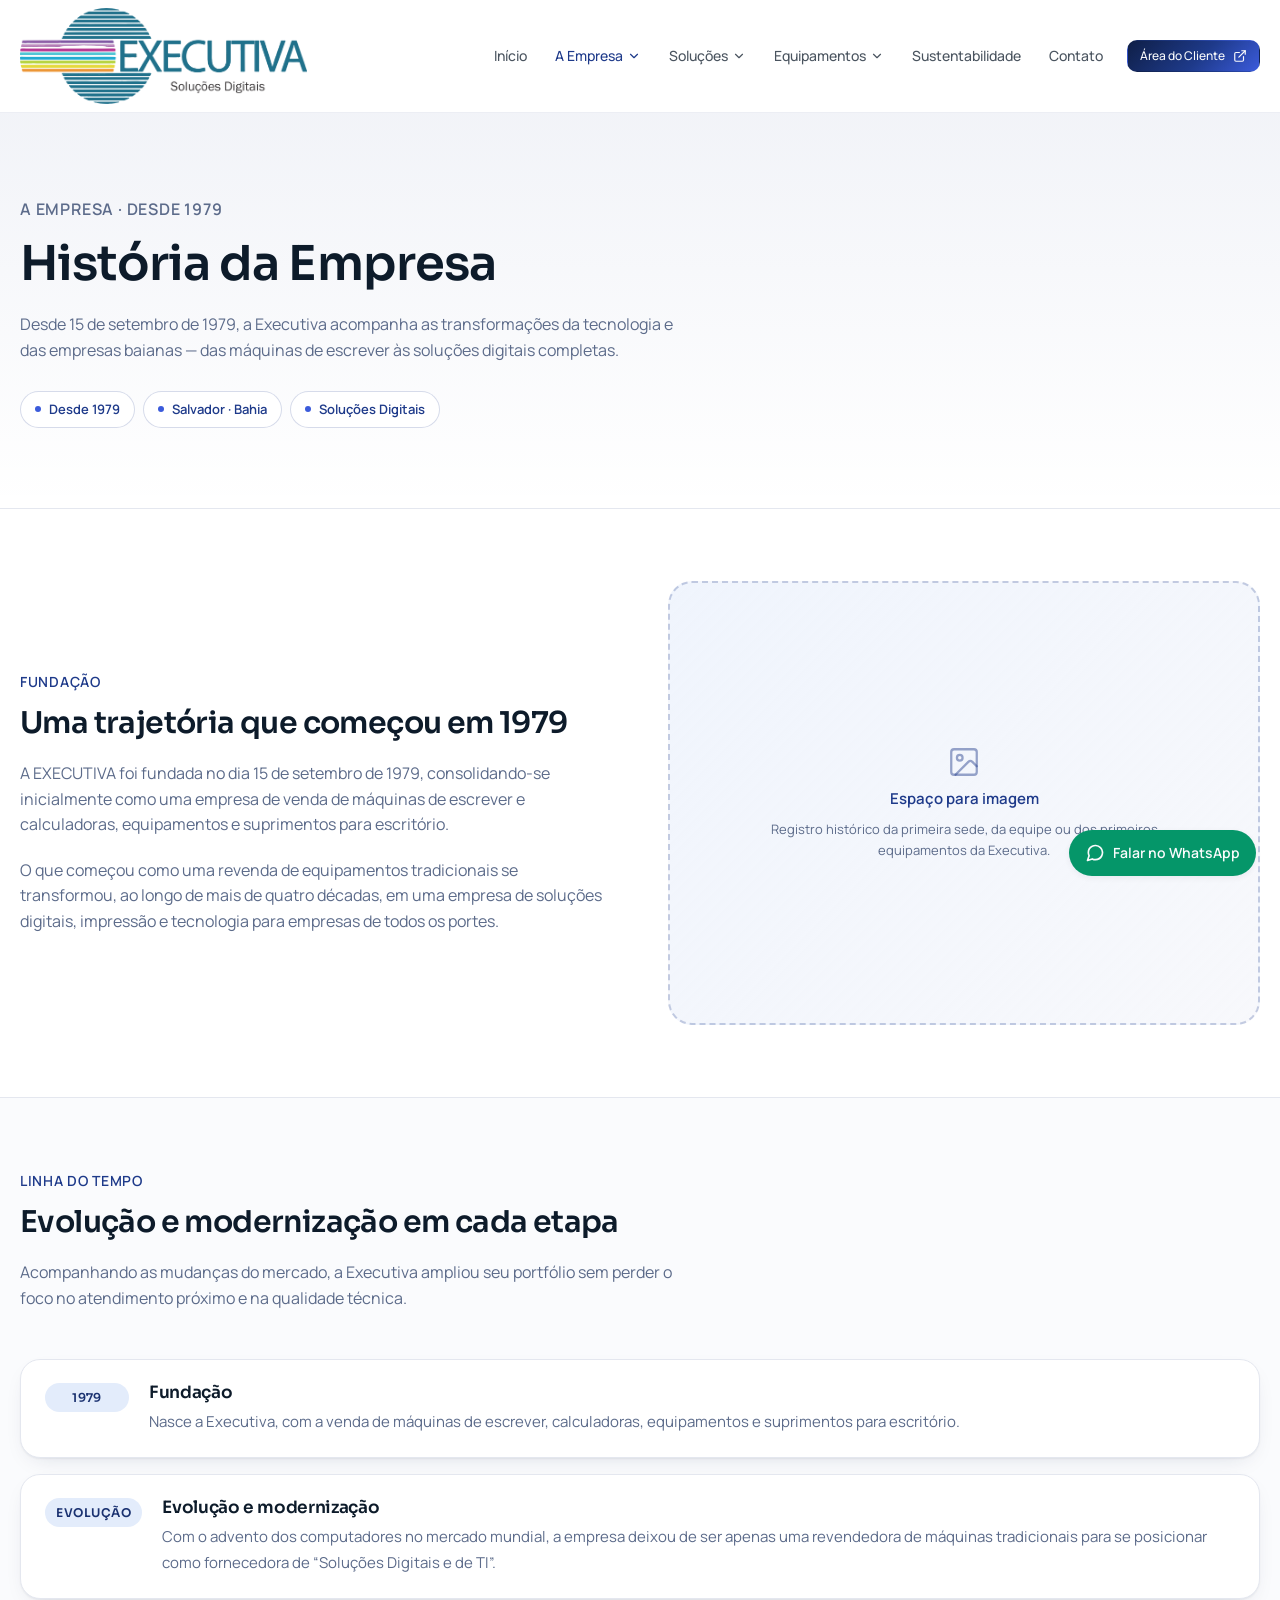
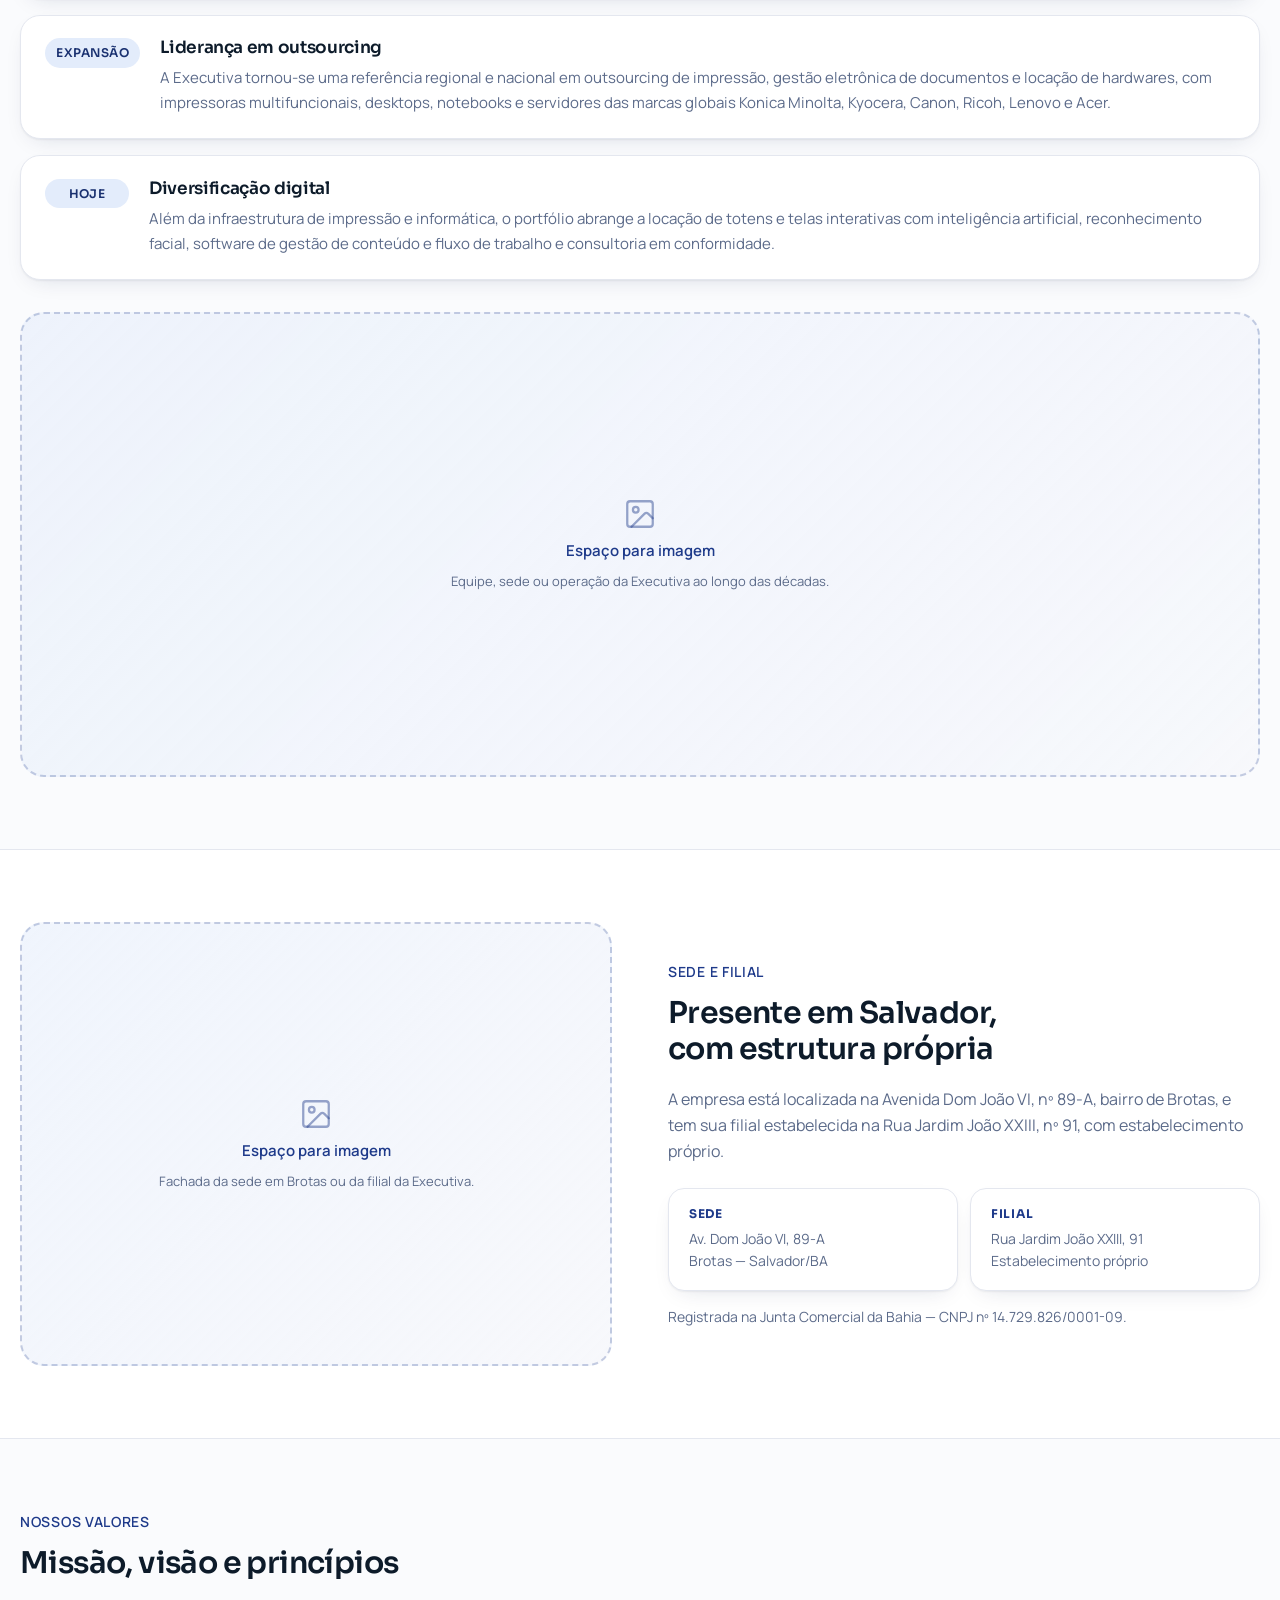
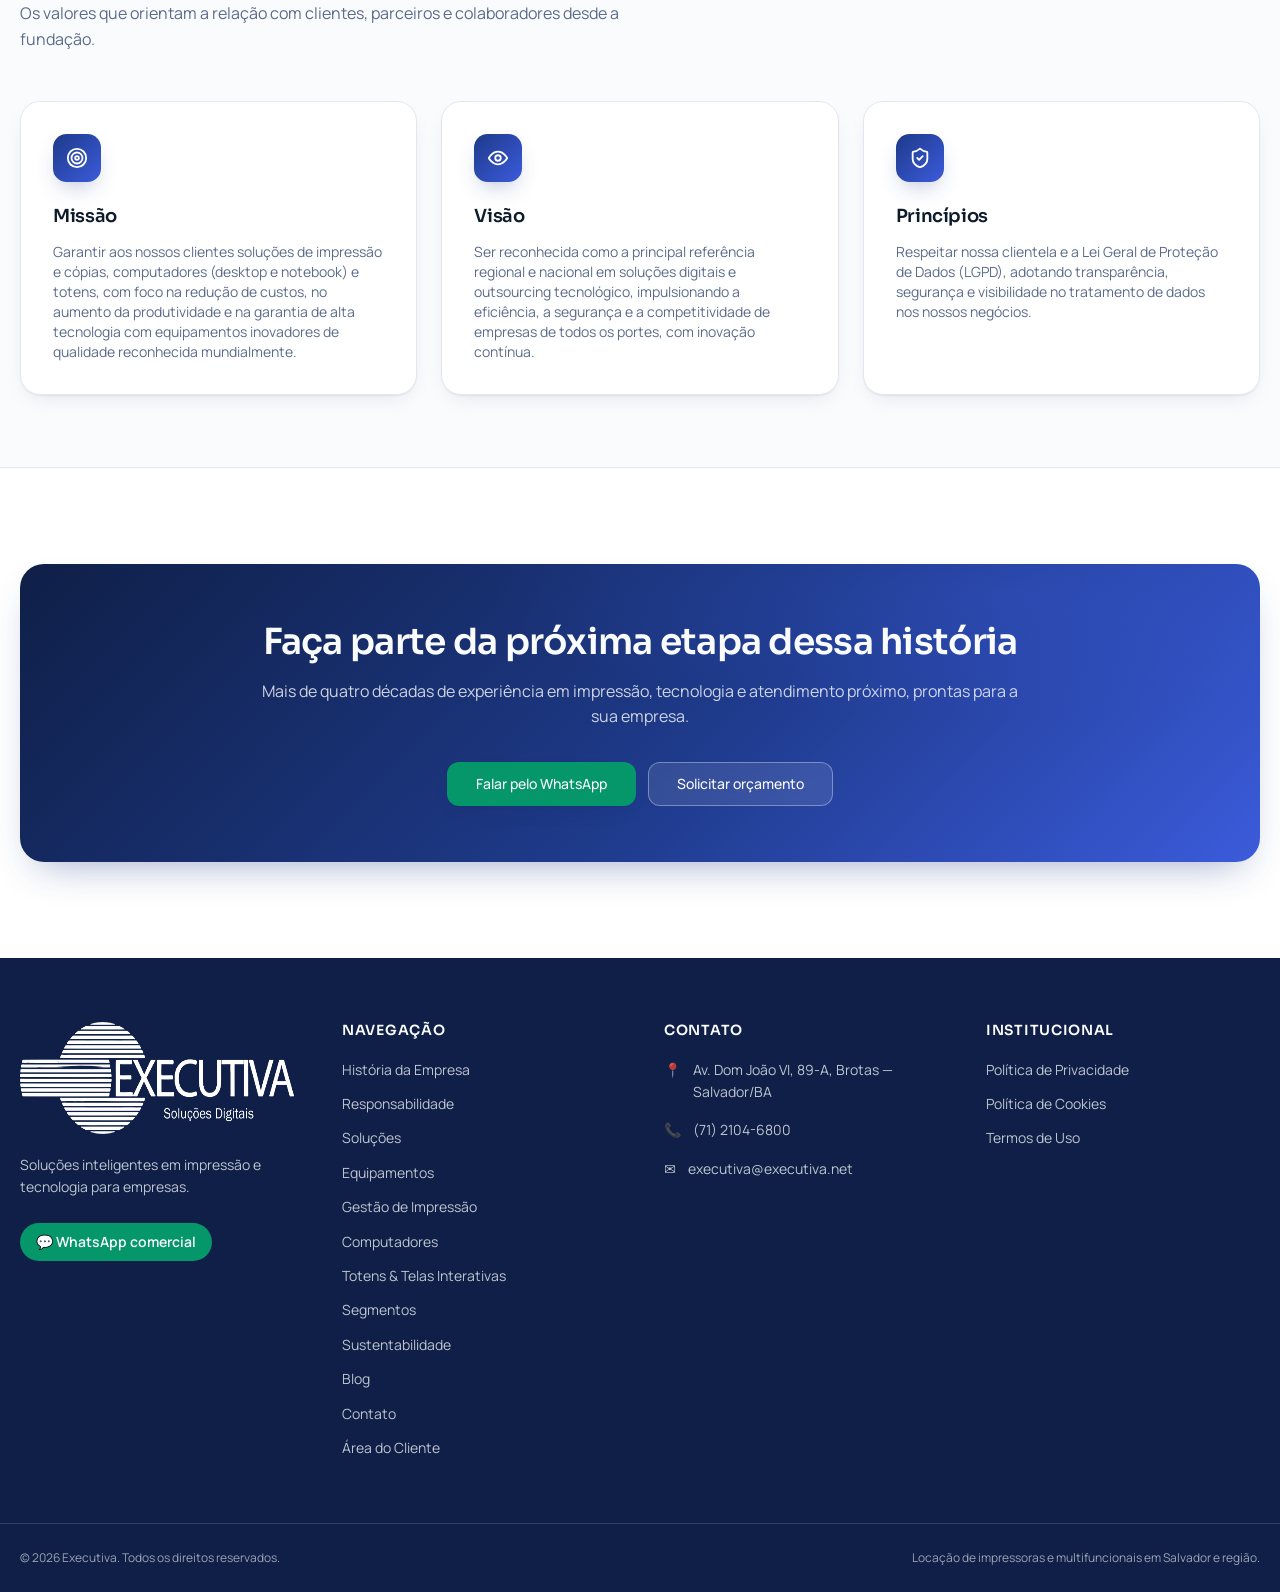
<file: a-empresa.html>
<!DOCTYPE html>
<html lang="pt-BR">
<head>
  <meta charset="UTF-8">
  <meta name="viewport" content="width=device-width, initial-scale=1.0">
  <title>A Empresa | Executiva</title>
  <link rel="canonical" href="historia-da-empresa.html">
  <meta http-equiv="refresh" content="0; url=historia-da-empresa.html">
  <script>window.location.replace('historia-da-empresa.html');</script>
</head>
<body>
  <p>Esta página foi movida. <a href="historia-da-empresa.html">Acesse a História da Empresa</a>.</p>
</body>
</html>
</file>
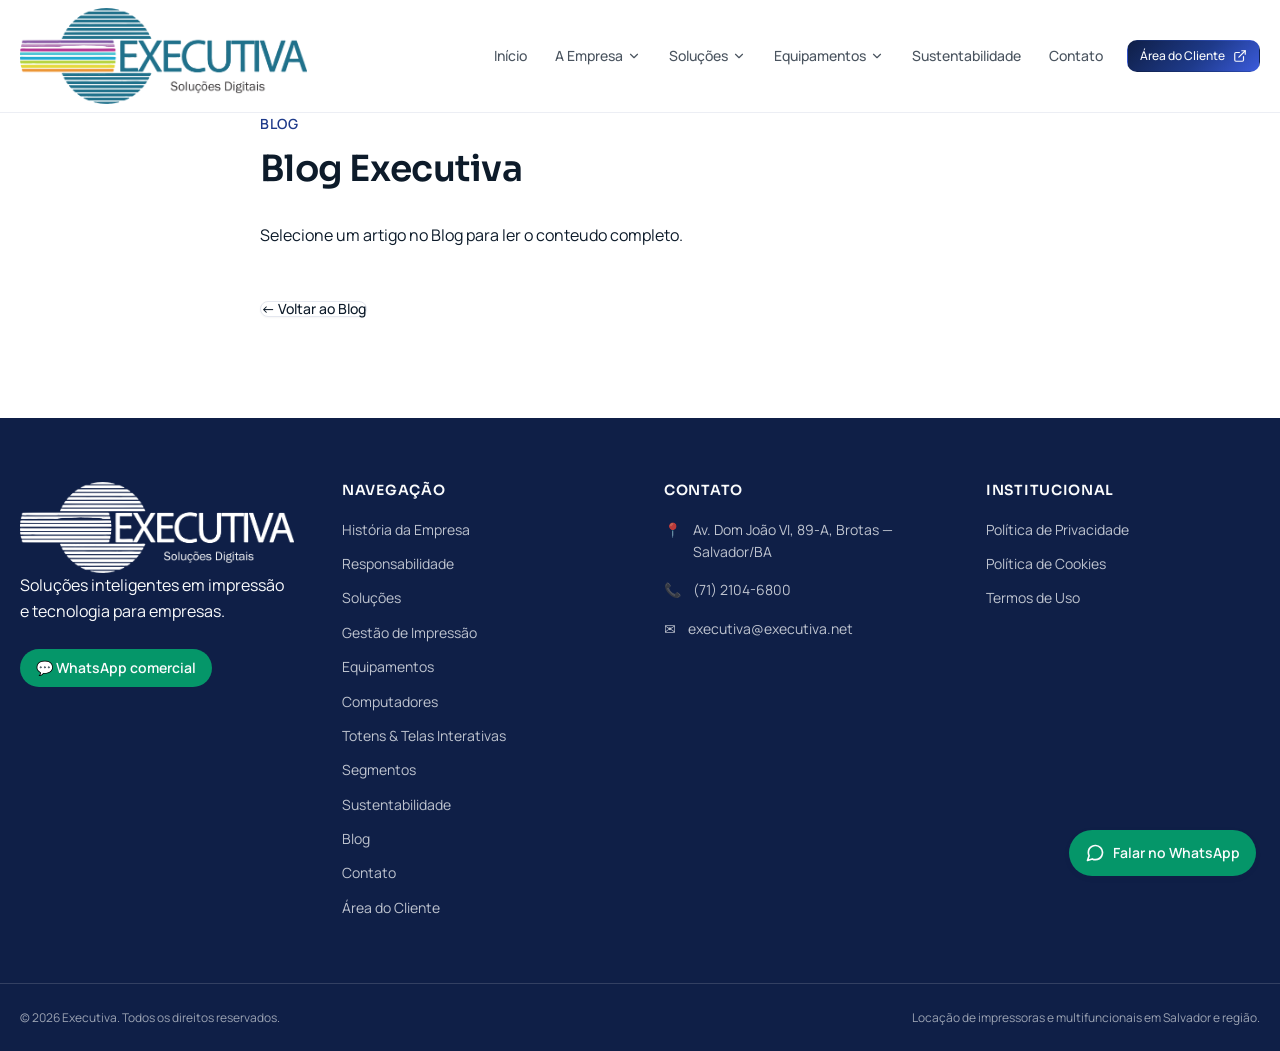
<file: blog-detalhe.html>
<!DOCTYPE html>
<html lang="pt-BR">
<head>
  <meta charset="UTF-8">
  <meta name="viewport" content="width=device-width, initial-scale=1.0">
  <title>Blog | Executiva</title>
  <meta name="description" content="Conteúdo sobre gestão de impressão, equipamentos e produtividade corporativa.">
  <link rel="icon" href="imagens/favicon.png" type="image/png">
  <link rel="stylesheet" href="css/styles.css?v=20261116">
</head>
<body>

<header class="site-header">
  <div class="container header-inner">
    <a href="index.html" class="logo" aria-label="Executiva — página inicial">
      <img src="imagens/logo-executiva.png" alt="Executiva" width="251" height="115">
    </a>

    <nav class="desktop-nav" aria-label="Menu principal">
      <a href="index.html" class="nav-link">Início</a>
            <div class="dropdown">
        <a href="historia-da-empresa.html" class="nav-link">
          A Empresa
          <svg width="14" height="14" viewBox="0 0 24 24" fill="none" stroke="currentColor" stroke-width="2" stroke-linecap="round" stroke-linejoin="round" aria-hidden="true"><polyline points="6 9 12 15 18 9"></polyline></svg>
        </a>
        <div class="dropdown-menu">
          <a href="historia-da-empresa.html" class="dropdown-item">História da Empresa</a>
          <a href="responsabilidade.html" class="dropdown-item">Responsabilidade</a>
        </div>
      </div>
      <div class="dropdown">
        <a href="solucoes.html" class="nav-link">
          Soluções
          <svg width="14" height="14" viewBox="0 0 24 24" fill="none" stroke="currentColor" stroke-width="2" stroke-linecap="round" stroke-linejoin="round" aria-hidden="true"><polyline points="6 9 12 15 18 9"></polyline></svg>
        </a>
        <div class="dropdown-menu">
          <a href="solucoes.html#locacao-de-impressoras" class="dropdown-item">Locação de Impressoras</a>
          <a href="solucoes.html#locacao-de-multifuncionais" class="dropdown-item">Locação de Multifuncionais</a>
          <a href="solucoes.html#outsourcing-de-impressao" class="dropdown-item">Outsourcing de Impressão</a>
          <a href="gestao-impressao.html" class="dropdown-item">Gestão de Impressão</a>
          <a href="solucoes.html#outras-solucoes" class="dropdown-item">Outras Soluções</a>
        </div>
      </div>
      <div class="dropdown">
        <a href="equipamentos.html" class="nav-link">
          Equipamentos
          <svg width="14" height="14" viewBox="0 0 24 24" fill="none" stroke="currentColor" stroke-width="2" stroke-linecap="round" stroke-linejoin="round" aria-hidden="true"><polyline points="6 9 12 15 18 9"></polyline></svg>
        </a>
        <div class="dropdown-menu">
          <div class="dropdown-subgroup">
            <a href="equipamentos.html" class="dropdown-item dropdown-with-sub">
              Impressoras
              <svg width="12" height="12" viewBox="0 0 24 24" fill="none" stroke="currentColor" stroke-width="2" stroke-linecap="round" stroke-linejoin="round" aria-hidden="true"><polyline points="9 6 15 12 9 18"></polyline></svg>
            </a>
            <div class="dropdown-submenu">
              <a href="equipamentos.html?categoria=impressora-color" class="dropdown-item">Impressoras Coloridas</a>
              <a href="equipamentos.html?categoria=impressora-pb" class="dropdown-item">Impressoras P&amp;B</a>
              <a href="equipamentos.html?categoria=multifuncionais-color" class="dropdown-item">Multifuncionais Coloridas</a>
              <a href="equipamentos.html?categoria=multifuncionais-pb" class="dropdown-item">Multifuncionais P&amp;B</a>
              <a href="equipamentos.html?categoria=flexografia" class="dropdown-item">Flexografia</a>
              <a href="equipamentos.html?categoria=ploter" class="dropdown-item">Plotters</a>
              <a href="equipamentos.html?categoria=scaner" class="dropdown-item">Scanners</a>
              <a href="equipamentos.html?categoria=etiquetas" class="dropdown-item">Etiquetas</a>
              <a href="equipamentos.html?categoria=cartoes" class="dropdown-item">Cartões</a>
              <a href="equipamentos.html?categoria=producao" class="dropdown-item">Produção Gráfica</a>
            </div>
          </div>
          <div class="dropdown-subgroup">
            <a href="computadores.html" class="dropdown-item dropdown-with-sub">
              Computadores
              <svg width="12" height="12" viewBox="0 0 24 24" fill="none" stroke="currentColor" stroke-width="2" stroke-linecap="round" stroke-linejoin="round" aria-hidden="true"><polyline points="9 6 15 12 9 18"></polyline></svg>
            </a>
            <div class="dropdown-submenu">
              <a href="computadores.html?categoria=desktops" class="dropdown-item">Computadores</a>
              <a href="computadores.html?categoria=notebooks" class="dropdown-item">Notebooks</a>
              <a href="computadores.html?categoria=servidores" class="dropdown-item">Servidores</a>
            </div>
          </div>
          <a href="totens.html" class="dropdown-item">Totens &amp; Telas Interativas</a>
        </div>
      </div>
      <a href="sustentabilidade.html" class="nav-link">Sustentabilidade</a>
      <a href="contato.html" class="nav-link">Contato</a>
      <a href="https://centralexecutiva.com.br" target="_blank" rel="noopener noreferrer" class="btn btn-hero btn-sm header-cta">
        Área do Cliente
        <svg width="14" height="14" viewBox="0 0 24 24" fill="none" stroke="currentColor" stroke-width="2" stroke-linecap="round" stroke-linejoin="round" aria-hidden="true"><path d="M18 13v6a2 2 0 0 1-2 2H5a2 2 0 0 1-2-2V8a2 2 0 0 1 2-2h6"></path><polyline points="15 3 21 3 21 9"></polyline><line x1="10" y1="14" x2="21" y2="3"></line></svg>
      </a>
    </nav>

    <button type="button" id="menuToggle" class="mobile-toggle" aria-expanded="false" aria-label="Abrir menu">
      <svg width="20" height="20" viewBox="0 0 24 24" fill="none" stroke="currentColor" stroke-width="2" stroke-linecap="round" stroke-linejoin="round"><line x1="3" y1="6" x2="21" y2="6"></line><line x1="3" y1="12" x2="21" y2="12"></line><line x1="3" y1="18" x2="21" y2="18"></line></svg>
    </button>
  </div>

  <div id="mobileMenu" class="mobile-menu">
    <div class="container">
      <nav aria-label="Menu mobile">
        <a href="index.html" class="mobile-link">Início</a>
                <a href="historia-da-empresa.html" class="mobile-link">A Empresa</a>
        <a href="historia-da-empresa.html" class="mobile-link mobile-sublink">História da Empresa</a>
        <a href="responsabilidade.html" class="mobile-link mobile-sublink">Responsabilidade</a>
        <a href="solucoes.html" class="mobile-link">Soluções</a>
        <a href="gestao-impressao.html" class="mobile-link">Gestão de Impressão</a>
        <a href="equipamentos.html" class="mobile-link">Equipamentos</a>
        <a href="computadores.html" class="mobile-link">Computadores</a>
        <a href="totens.html" class="mobile-link">Totens & Telas</a>
        <a href="sustentabilidade.html" class="mobile-link">Sustentabilidade</a>
        <a href="contato.html" class="mobile-link">Contato</a>
        <div class="mobile-menu-cta">
          <a href="https://centralexecutiva.com.br" target="_blank" rel="noopener noreferrer" class="btn btn-hero btn-lg w-full">Área do Cliente</a>
        </div>
      </nav>
    </div>
  </div>
</header>

<main>
  <section class="section">
    <div class="container" style="max-width:800px;">
      <p class="section-eyebrow">Blog</p>
      <h1 id="blogTitle" class="section-title">Carregando...</h1>
      <p id="blogCategory" class="text-muted" style="margin-bottom:2rem;"></p>
      <div id="blogContent" class="prose">
        <p>Conteudo nao encontrado.</p>
      </div>
      <div style="margin-top:3rem;">
        <a href="blog.html" class="btn btn-outline">&larr; Voltar ao Blog</a>
      </div>
    </div>
  </section>
</main>

<footer class="site-footer">
  <div class="container footer-grid footer-4">
    <div>
      <img src="imagens/logo-executiva.png" alt="Executiva" class="invert-logo">
      <p>Soluções inteligentes em impressão e tecnologia para empresas.</p>
      <a href="https://api.whatsapp.com/send?phone=5571996363349&text=Olá! Contato comercial." target="_blank" rel="noopener noreferrer" class="footer-wa">
        💬 WhatsApp comercial
      </a>
    </div>

    <nav aria-label="Links do rodapé">
      <h2>Navegação</h2>
      <ul class="footer-links">
        <li><a href="historia-da-empresa.html">História da Empresa</a></li>
        <li><a href="responsabilidade.html">Responsabilidade</a></li>
        <li><a href="solucoes.html">Soluções</a></li>
        <li><a href="gestao-impressao.html">Gestão de Impressão</a></li>
        <li><a href="equipamentos.html">Equipamentos</a></li>
        <li><a href="computadores.html">Computadores</a></li>
        <li><a href="totens.html">Totens & Telas Interativas</a></li>
        <li><a href="#">Segmentos</a></li>
        <li><a href="sustentabilidade.html">Sustentabilidade</a></li>
        <li><a href="blog.html">Blog</a></li>
        <li><a href="contato.html">Contato</a></li>
        <li><a href="https://centralexecutiva.com.br" target="_blank" rel="noopener noreferrer">Área do Cliente</a></li>
      </ul>
    </nav>

    <div>
      <h2>Contato</h2>
      <ul class="footer-contact">
        <li>
          <span>📍</span>
          <span>Av. Dom João VI, 89-A, Brotas — Salvador/BA</span>
        </li>
        <li>
          <span>📞</span>
          <a href="tel:+557121046800" class="hover\:text-primary-fg">(71) 2104-6800</a>
        </li>
        <li>
          <span>✉️</span>
          <a href="mailto:executiva@executiva.net" class="hover\:text-primary-fg">executiva@executiva.net</a>
        </li>
      </ul>
    </div>

    <div>
      <h2>Institucional</h2>
      <ul class="footer-links">
        <li><a href="#">Política de Privacidade</a></li>
        <li><a href="#">Política de Cookies</a></li>
        <li><a href="#">Termos de Uso</a></li>
      </ul>
    </div>
  </div>

  <div class="footer-bottom">
    <div class="container footer-bottom-inner">
      <p>© <span id="currentYear">2026</span> Executiva. Todos os direitos reservados.</p>
      <p>Locação de impressoras e multifuncionais em Salvador e região.</p>
    </div>
  </div>
</footer>

<a id="whatsappFab" class="whatsapp-fab" href="https://api.whatsapp.com/send?phone=5571996363349&text=Olá! Vim do site da Executiva." target="_blank" rel="noopener noreferrer" aria-label="Falar com a Executiva pelo WhatsApp">
  <svg width="20" height="20" viewBox="0 0 24 24" fill="none" stroke="currentColor" stroke-width="2" stroke-linecap="round" stroke-linejoin="round"><path d="M21 11.5a8.38 8.38 0 0 1-.9 3.8 8.5 8.5 0 0 1-7.6 4.7 8.38 8.38 0 0 1-3.8-.9L3 21l1.9-5.7a8.38 8.38 0 0 1-.9-3.8 8.5 8.5 0 0 1 4.7-7.6 8.38 8.38 0 0 1 3.8-.9h.5a8.48 8.48 0 0 1 8 8v.5z"></path></svg>
  <span>Falar no WhatsApp</span>
</a>

<script defer src="js/main.js"></script>
<script>
  (function() {
    var params = new URLSearchParams(window.location.search);
    var slug = params.get('slug');
    var titleEl = document.getElementById('blogTitle');
    var catEl = document.getElementById('blogCategory');
    var contentEl = document.getElementById('blogContent');

    var posts = {
      'notebook-lenovo-ideapad-3': { title: 'Notebook Lenovo IdeaPad 3', category: 'Equipamentos', content: '<p>O Lenovo IdeaPad 3 e uma opcao versatil para empresas que precisam de equipamentos confiaveis para seu parque de impressao e operacoes diárias.</p><p>Com processadores eficientes e tela de alta definicao, este notebook atende desde tarefas administrativas ate gestao de sistemas de impressao em rede.</p><p>A Executiva oferece solucoes completas que incluem desde impressoras ate os computadores necessarios para gerenciar todo o ambiente de impressao da sua empresa.</p>' },
      'desktop-thinkcentre-m75q': { title: 'Desktop Lenovo ThinkCentre M75q', category: 'Equipamentos', content: '<p>O ThinkCentre M75q e um desktop compacto da Lenovo, ideal para estacoes de trabalho que demandam performance e confiabilidade em ambientes corporativos.</p><p>Seu format compacto economiza espaco, enquanto a potencia dos processadores AMD Ryzen garante produtividade para gerenciamento de impressao e tarefas pesadas.</p>' },
      'canon-qualidade-em-materiais-fotograficos': { title: 'Canon: Qualidade em Materiais Fotograficos', category: 'Equipamentos', content: '<p>A Canon e reconhecida mundialmente pela qualidade de seus equipamentos de impressao, atendendo desde escritorios ate estudios fotograficos profissionais.</p><p>Com tecnologia de ponta em impressao a jato de toner e laser, a Canon oferece solucoes para todos os volumes de impressao corporativa.</p>' },
      'oki-referencia-em-impressao-de-equipamento': { title: 'OKI: Referencia em Impressao de Equipamento', category: 'Equipamentos', content: '<p>A OKI e uma das principais fabricantes de impressoras coloridas e monocromaticas, oferecendo equipamentos robustos para o ambiente corporativo.</p><p>Com tecnologia LED proprietaria, as impressoras OKI entregam qualidade superior com menor consumo de energia.</p>' },
      'conheca-historia-da-impressora': { title: 'Conheca a Historia da Impressora', category: 'Tecnologia', content: '<p>A historia da impressora comeca em 1969 com a criacao da primeira impressora a jato de tinta. Desde entao, a tecnologia de impressao evoluiu drasticamente.</p><p>De impacto a laser, de monocromatica a colorida, as impressoras se tornaram indispensaveis em qualquer ambiente corporativo.</p><p>Hoje, com a gestao de impressao profissional, empresas podem otimizar custos e aumentar a produtividade significativamente.</p>' },
      '4-dicas-para-escolher-sua-empresa-de-outsourcing': { title: '4 Dicas Para Escolher Sua Empresa de Outsourcing', category: 'Gestao', content: '<p>Escolher a empresa certa de outsourcing de impressao e fundamental para otimizar custos e garantir a qualidade do servico.</p><p><strong>1. Avalie a experiencia:</strong> Busque empresas com historico comprovado no segmento.</p><p><strong>2. Verifique o parque de equipamentos:</strong> Empresas com variedade de marcas oferecem mais opcoes.</p><p><strong>3. Analise o contrato:</strong> Entenda todos os termos antes de assinar.</p><p><strong>4. Confira o suporte:</strong> Garantia de atendimento rapido e eficiente e essencial.</p>' },
      'vale-pena-trocar-as-impressoras-proprias-pelas-alugadas': { title: 'Vale a Pena Trocar as Impressoras Proprias Pelas Alugadas?', category: 'Gestao', content: '<p>Muitas empresas se perguntam se vale a pena manter impressoras proprias ou migrar para o modelo de locacao.</p><p>A locacao de impressoras oferece beneficios como: reducao de custos fixos, manutencao incluida, atualizacao constante de equipamentos e eliminacao de problemas com estoque de suprimentos.</p><p>Com a gestao de impressao profissional, sua empresa pode economizar ate 40% dos custos com impressao.</p>' },
      '7-metodos-eficientes-para-reduzir-custos-de-impressao': { title: '7 Metodos Eficientes Para Reduzir Custos de Impressao', category: 'Gestao', content: '<p>A impressao corporativa representa uma parcela significativa dos custos operacionais de muitas empresas.</p><p><strong>1. Implemente politicas de impressao:</strong> Defina regras claras de uso.</p><p><strong>2. Use impressao duplex:</strong> Imprima frente e verso sempre que possivel.</p><p><strong>3. Monitore o uso:</strong> Acompanhe quem imprime o que e quanto.</p><p><strong>4. Otimize o parque:</strong> Tenha equipamentos adequados para cada necessidade.</p><p><strong>5. Considere o outsourcing:</strong> Deixe a gestao com especialistas.</p><p><strong>6. Use toner remanufaturado:</strong> Quando apropriado, reduza custos com suprimentos.</p><p><strong>7. Digitalize processos:</strong> Reduza a necessidade de impressao.</p>' },
      'indicios-de-que-sua-empresa-precisa-de-gestao-de-impressos': { title: 'Indicios de Que Sua Empresa Precisa de Gestao de Impressos', category: 'Gestao', content: '<p>Muitas empresas nao percebem quanto gastam com impressao ate realizarem uma auditoria.</p><p>Indicios de que sua empresa precisa de gestao de impressao: custos crescentes com suprimentos, equipamentos frequentemente quebrados, filas de impressao, falta de politicas de uso e ausencia de monitoramento.</p><p>Uma boa gestao de impressao pode transformar esse cenario, trazendo eficiencia e economia.</p>' },
      'voce-sabe-quanto-sua-empresa-gasta-com-impressoras': { title: 'Voce Sabe Quanto Sua Empresa Gasta com Impresoras?', category: 'Gestao', content: '<p>Segundo estudos, empresas gastam em media de 3% a 5% do faturamento com custos de impressao.</p><p>Esses custos incluem: equipamentos, toner e suprimentos, manutencao, energia e tempo dos funcionarios.</p><p>Com uma analise detalhada do parque de impressao, e possivel identificar oportunidades reais de economia e otimizacao.</p>' },
      'problemas-graves-de-impressao-para-um-hospital': { title: 'Problemas Graves de Impressao Para um Hospital', category: 'Segmentos', content: '<p>Hospitais e clinicas enfrentam desafios unicos na gestao de impressao: volume alto de documentos, necessidade de impressao rapida e seguranca de dados.</p><p>A ausencia de gestao adequada pode levar a gargalos operacionais, custos elevados e ate riscos a seguranca de informacoes sensiveis de pacientes.</p><p>Solucoes especializadas de outsourcing de impressao para o segmento de saude garantem eficiencia, seguranca e conformidade com a LGPD.</p>' },
      'bilhetagem-de-impressao-e-gerenciamento': { title: 'Bilhetagem de Impressao e Gerenciamento', category: 'Gestao', content: '<p>A bilhetagem de impressao e uma ferramenta essencial para o controle total do ambiente de impressao corporativo.</p><p>Com ela, e possivel: monitorar em tempo real o uso de impressao por departamento, identificar desperdicios, alocar custos por centro de custo e gerar relatorios detalhados para tomada de decisao.</p><p>Empresas que implementam bilhetagem de impressao reduzem em media 30% dos custos operacionais.</p>' }
    };

    if (slug && posts[slug]) {
      var post = posts[slug];
      document.title = post.title + ' | Blog Executiva';
      titleEl.textContent = post.title;
      catEl.textContent = post.category;
      contentEl.innerHTML = post.content;
    } else if (slug) {
      titleEl.textContent = 'Artigo nao encontrado';
      contentEl.innerHTML = '<p>Desculpe, o artigo solicitado nao foi encontrado.</p>';
    } else {
      titleEl.textContent = 'Blog Executiva';
      contentEl.innerHTML = '<p>Selecione um artigo no <a href="blog.html">Blog</a> para ler o conteudo completo.</p>';
    }
  })();
</script>

</body>
</html>
</file>
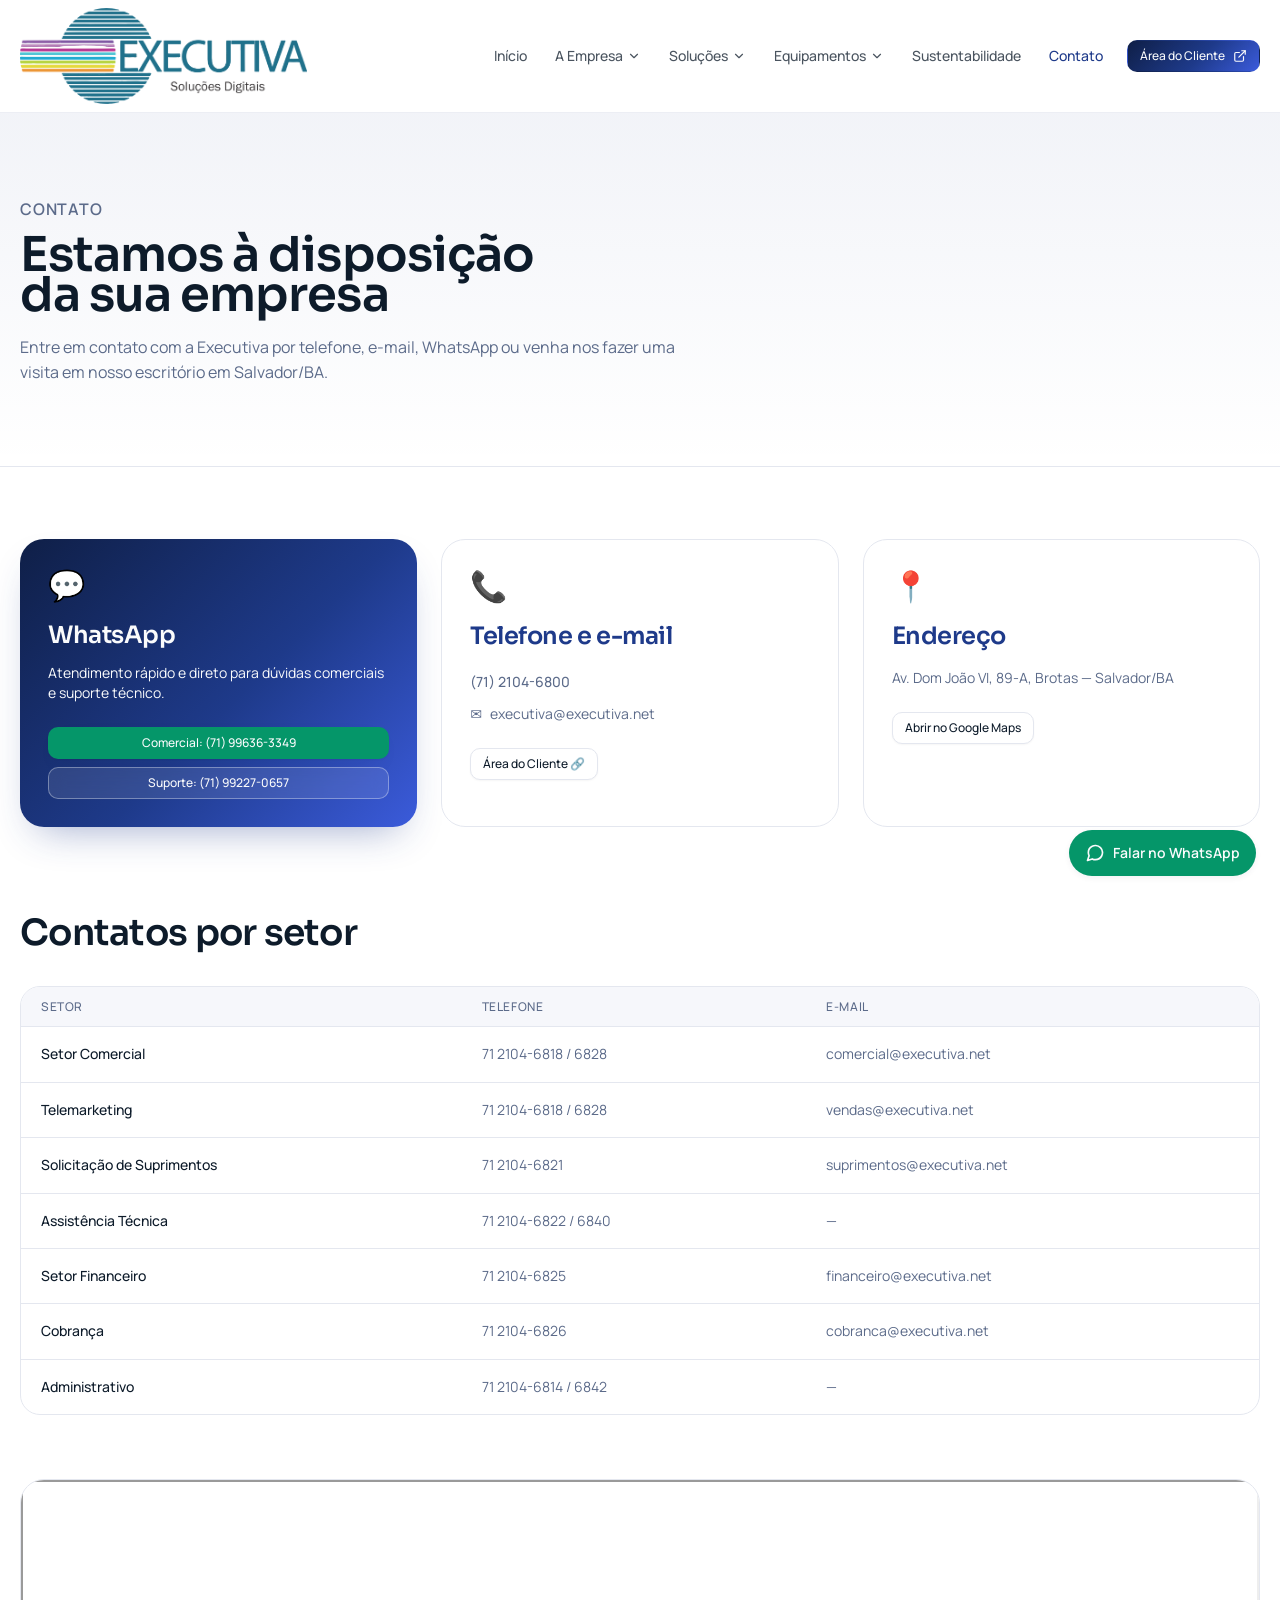
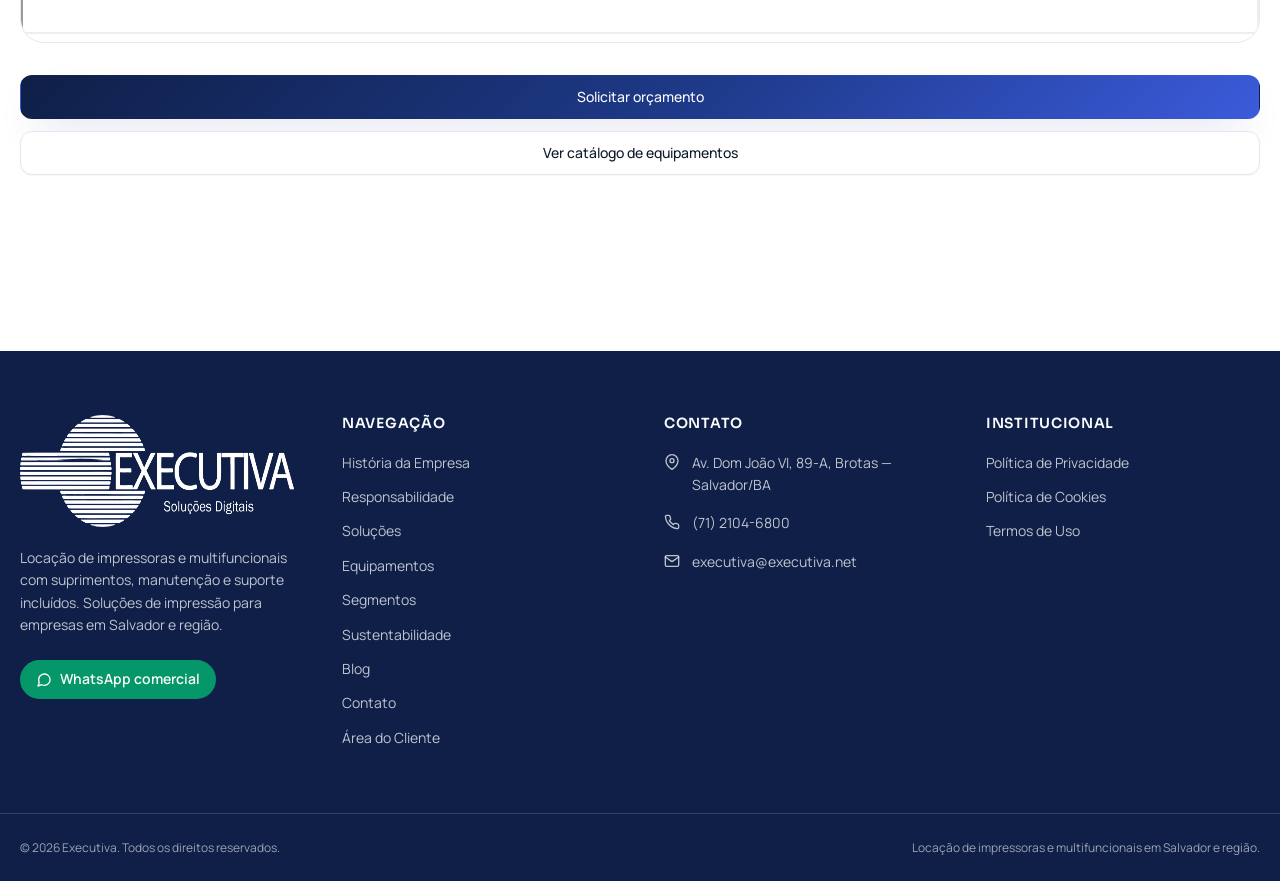
<file: contato.html>
<!DOCTYPE html>
<html lang="pt-BR">
<head>
<meta charset="UTF-8">
<meta name="viewport" content="width=device-width, initial-scale=1.0">
<title>Contato | Executiva — Salvador/BA</title>
<meta name="description" content="Fale com a Executiva: telefones por setor, e-mails, WhatsApp comercial e técnico e endereço em Brotas, Salvador/BA.">
<link rel="icon" href="imagens/favicon.png" type="image/png">
<link rel="stylesheet" href="css/styles.css?v=20261116">
</head>
<body>

<header class="site-header">
  <div class="container header-inner">
    <a href="index.html" class="logo" aria-label="Executiva — página inicial">
      <img src="imagens/logo-executiva.png" alt="Executiva — soluções em impressão" width="251" height="115">
    </a>

    <nav class="desktop-nav" aria-label="Menu principal">
      <a href="index.html" class="nav-link">Início</a>
            <div class="dropdown">
        <a href="historia-da-empresa.html" class="nav-link">
          A Empresa
          <svg width="14" height="14" viewBox="0 0 24 24" fill="none" stroke="currentColor" stroke-width="2" stroke-linecap="round" stroke-linejoin="round" aria-hidden="true"><polyline points="6 9 12 15 18 9"></polyline></svg>
        </a>
        <div class="dropdown-menu">
          <a href="historia-da-empresa.html" class="dropdown-item">História da Empresa</a>
          <a href="responsabilidade.html" class="dropdown-item">Responsabilidade</a>
        </div>
      </div>
      <div class="dropdown">
        <a href="solucoes.html" class="nav-link">
          Soluções
          <svg xmlns="http://www.w3.org/2000/svg" width="14" height="14" viewBox="0 0 24 24" fill="none" stroke="currentColor" stroke-width="2" stroke-linecap="round" stroke-linejoin="round" aria-hidden="true"><polyline points="6 9 12 15 18 9"></polyline></svg>
        </a>
        <div class="dropdown-menu">
          <a href="solucoes.html#locacao-de-impressoras" class="dropdown-item">Locação de Impressoras</a>
          <a href="solucoes.html#locacao-de-multifuncionais" class="dropdown-item">Locação de Multifuncionais</a>
          <a href="solucoes.html#outsourcing-de-impressao" class="dropdown-item">Outsourcing de Impressão</a>
          <a href="gestao-impressao.html" class="dropdown-item">Gestão de Impressão</a>
          <a href="solucoes.html#outras-solucoes" class="dropdown-item">Outras Soluções</a>
        </div>
      </div>
      <div class="dropdown">
        <a href="equipamentos.html" class="nav-link">
          Equipamentos
          <svg xmlns="http://www.w3.org/2000/svg" width="14" height="14" viewBox="0 0 24 24" fill="none" stroke="currentColor" stroke-width="2" stroke-linecap="round" stroke-linejoin="round" aria-hidden="true"><polyline points="6 9 12 15 18 9"></polyline></svg>
        </a>
                <div class="dropdown-menu">
          <div class="dropdown-subgroup">
            <a href="equipamentos.html" class="dropdown-item dropdown-with-sub">
              Impressoras
              <svg width="12" height="12" viewBox="0 0 24 24" fill="none" stroke="currentColor" stroke-width="2" stroke-linecap="round" stroke-linejoin="round" aria-hidden="true"><polyline points="9 6 15 12 9 18"></polyline></svg>
            </a>
            <div class="dropdown-submenu">
              <a href="equipamentos.html?categoria=impressora-color" class="dropdown-item">Impressoras Coloridas</a>
              <a href="equipamentos.html?categoria=impressora-pb" class="dropdown-item">Impressoras P&amp;B</a>
              <a href="equipamentos.html?categoria=multifuncionais-color" class="dropdown-item">Multifuncionais Coloridas</a>
              <a href="equipamentos.html?categoria=multifuncionais-pb" class="dropdown-item">Multifuncionais P&amp;B</a>
              <a href="equipamentos.html?categoria=flexografia" class="dropdown-item">Flexografia</a>
              <a href="equipamentos.html?categoria=ploter" class="dropdown-item">Plotters</a>
              <a href="equipamentos.html?categoria=scaner" class="dropdown-item">Scanners</a>
              <a href="equipamentos.html?categoria=etiquetas" class="dropdown-item">Etiquetas</a>
              <a href="equipamentos.html?categoria=cartoes" class="dropdown-item">Cartões</a>
              <a href="equipamentos.html?categoria=producao" class="dropdown-item">Produção Gráfica</a>
            </div>
          </div>
          <div class="dropdown-subgroup">
            <a href="computadores.html" class="dropdown-item dropdown-with-sub">
              Computadores
              <svg width="12" height="12" viewBox="0 0 24 24" fill="none" stroke="currentColor" stroke-width="2" stroke-linecap="round" stroke-linejoin="round" aria-hidden="true"><polyline points="9 6 15 12 9 18"></polyline></svg>
            </a>
            <div class="dropdown-submenu">
              <a href="computadores.html?categoria=desktops" class="dropdown-item">Computadores</a>
              <a href="computadores.html?categoria=notebooks" class="dropdown-item">Notebooks</a>
              <a href="computadores.html?categoria=servidores" class="dropdown-item">Servidores</a>
            </div>
          </div>
          <a href="totens.html" class="dropdown-item">Totens &amp; Telas Interativas</a>
        </div>
      </div>
      <a href="sustentabilidade.html" class="nav-link">Sustentabilidade</a>
      <a href="contato.html" class="nav-link active">Contato</a>
      <a href="https://centralexecutiva.com.br" target="_blank" rel="noopener noreferrer" class="btn btn-hero btn-sm header-cta">
        Área do Cliente
        <svg xmlns="http://www.w3.org/2000/svg" width="14" height="14" viewBox="0 0 24 24" fill="none" stroke="currentColor" stroke-width="2" stroke-linecap="round" stroke-linejoin="round" aria-hidden="true"><path d="M18 13v6a2 2 0 0 1-2 2H5a2 2 0 0 1-2-2V8a2 2 0 0 1 2-2h6"></path><polyline points="15 3 21 3 21 9"></polyline><line x1="10" y1="14" x2="21" y2="3"></line></svg>
      </a>
    </nav>

    <button type="button" id="menuToggle" class="mobile-toggle" aria-expanded="false" aria-label="Abrir menu">
      <svg xmlns="http://www.w3.org/2000/svg" width="20" height="20" viewBox="0 0 24 24" fill="none" stroke="currentColor" stroke-width="2" stroke-linecap="round" stroke-linejoin="round"><line x1="3" y1="6" x2="21" y2="6"></line><line x1="3" y1="12" x2="21" y2="12"></line><line x1="3" y1="18" x2="21" y2="18"></line></svg>
    </button>
  </div>

  <div class="mobile-menu" id="mobileMenu">
    <div class="container">
      <nav aria-label="Menu mobile">
        <a href="index.html" class="mobile-link">Início</a>
                <a href="historia-da-empresa.html" class="mobile-link">A Empresa</a>
        <a href="historia-da-empresa.html" class="mobile-link mobile-sublink">História da Empresa</a>
        <a href="responsabilidade.html" class="mobile-link mobile-sublink">Responsabilidade</a>
        <a href="solucoes.html" class="mobile-link">Soluções</a>
        <a href="gestao-impressao.html" class="mobile-link">Gestão de Impressão</a>
        <a href="equipamentos.html" class="mobile-link">Equipamentos</a>
        <a href="computadores.html" class="mobile-link">Computadores</a>
        <a href="totens.html" class="mobile-link">Totens &amp; Telas</a>
        <a href="sustentabilidade.html" class="mobile-link">Sustentabilidade</a>
        <a href="contato.html" class="mobile-link active">Contato</a>
        <div class="mobile-menu-cta">
          <a href="https://centralexecutiva.com.br" target="_blank" rel="noopener noreferrer" class="btn btn-hero">
            Área do Cliente
          </a>
        </div>
      </nav>
    </div>
  </div>
</header>

<main>
  <section class="page-header">
    <div class="container page-header-inner">
      <div class="reveal">
        <p class="page-header-eyebrow">Contato</p>
        <h1 class="text-4xl font-display">Estamos à disposição da sua empresa</h1>
        <p class="text-muted max-w-2xl">Entre em contato com a Executiva por telefone, e-mail, WhatsApp ou venha nos fazer uma visita em nosso escritório em Salvador/BA.</p>
      </div>
    </div>
  </section>

  <section class="section-padded">
    <div class="container grid-3-md gap-6">
      <div class="reveal">
        <article class="info-card info-card-dark h-full">
          <p class="text-3xl">💬</p>
          <h2 class="mt-4 font-display text-2xl">WhatsApp</h2>
          <p class="mt-3 text-sm text-primary-fg/85">Atendimento rápido e direto para dúvidas comerciais e suporte técnico.</p>
          <div class="mt-6 flex flex-col gap-2">
            <a href="https://api.whatsapp.com/send?phone=5571996363349&text=Ol%C3%A1%2C%20gostaria%20de%20falar%20com%20a%20equipe%20comercial%20da%20Executiva." target="_blank" rel="noopener noreferrer" class="btn btn-whatsapp btn-sm">
              Comercial: (71) 99636-3349
            </a>
            <a href="https://api.whatsapp.com/send?phone=5571992270657&text=Ol%C3%A1%2C%20preciso%20de%20suporte%20t%C3%A9cnico%20da%20Executiva." target="_blank" rel="noopener noreferrer" class="btn btn-ondark btn-sm">
              Suporte: (71) 99227-0657
            </a>
          </div>
        </article>
      </div>

      <div class="reveal" data-delay="70">
        <article class="info-card info-card-outline h-full">
          <p class="text-3xl text-primary">📞</p>
          <h2 class="mt-4 font-display text-2xl text-primary">Telefone e e-mail</h2>
          <ul class="mt-5 space-y-3 text-sm text-muted">
            <li>
              <a href="tel:+557121046800" class="font-medium hover:text-primary">(71) 2104-6800</a>
            </li>
            <li class="flex items-center gap-2">
              <span>✉️</span>
              <a href="mailto:executiva@executiva.net" class="hover:text-primary">executiva@executiva.net</a>
            </li>
          </ul>
          <a href="https://centralexecutiva.com.br" target="_blank" rel="noopener noreferrer" class="btn btn-outline btn-sm mt-6">
            Área do Cliente 🔗
          </a>
        </article>
      </div>

      <div class="reveal" data-delay="140">
        <article class="info-card info-card-outline h-full">
          <p class="text-3xl text-primary">📍</p>
          <h2 class="mt-4 font-display text-2xl text-primary">Endereço</h2>
          <p class="mt-4 text-sm text-muted">Av. Dom João VI, 89-A, Brotas — Salvador/BA</p>
          <a href="https://www.google.com/maps?q=Av.+Dom+Jo%C3%A3o+VI,+89-A,+Brotas,+Salvador+-+BA" target="_blank" rel="noopener noreferrer" class="btn btn-outline btn-sm mt-6">
            Abrir no Google Maps
          </a>
        </article>
      </div>
    </div>
  </section>

  <section class="container pb-16">
    <div class="reveal">
      <h2 class="section-title font-display">Contatos por setor</h2>
      <div class="mt-8 overflow-hidden rounded-2xl border">
        <div class="table-wrap">
          <table>
            <thead>
              <tr>
                <th>Setor</th>
                <th>Telefone</th>
                <th>E-mail</th>
              </tr>
            </thead>
            <tbody>
              <tr>
                <td class="font-medium">Setor Comercial</td>
                <td class="text-muted">71 2104-6818 / 6828</td>
                <td class="text-muted">
                  <a href="mailto:comercial@executiva.net" class="hover:text-primary">comercial@executiva.net</a>
                </td>
              </tr>
              <tr>
                <td class="font-medium">Telemarketing</td>
                <td class="text-muted">71 2104-6818 / 6828</td>
                <td class="text-muted">
                  <a href="mailto:vendas@executiva.net" class="hover:text-primary">vendas@executiva.net</a>
                </td>
              </tr>
              <tr>
                <td class="font-medium">Solicitação de Suprimentos</td>
                <td class="text-muted">71 2104-6821</td>
                <td class="text-muted">
                  <a href="mailto:suprimentos@executiva.net" class="hover:text-primary">suprimentos@executiva.net</a>
                </td>
              </tr>
              <tr>
                <td class="font-medium">Assistência Técnica</td>
                <td class="text-muted">71 2104-6822 / 6840</td>
                <td class="text-muted">—</td>
              </tr>
              <tr>
                <td class="font-medium">Setor Financeiro</td>
                <td class="text-muted">71 2104-6825</td>
                <td class="text-muted">
                  <a href="mailto:financeiro@executiva.net" class="hover:text-primary">financeiro@executiva.net</a>
                </td>
              </tr>
              <tr>
                <td class="font-medium">Cobrança</td>
                <td class="text-muted">71 2104-6826</td>
                <td class="text-muted">
                  <a href="mailto:cobranca@executiva.net" class="hover:text-primary">cobranca@executiva.net</a>
                </td>
              </tr>
              <tr>
                <td class="font-medium">Administrativo</td>
                <td class="text-muted">71 2104-6814 / 6842</td>
                <td class="text-muted">—</td>
              </tr>
            </tbody>
          </table>
        </div>
      </div>
    </div>
  </section>

  <section class="container pb-20">
    <div class="reveal">
      <div class="overflow-hidden rounded-3xl border">
        <iframe
          title="Localização Executiva Salvador"
          src="https://www.google.com/maps?q=Av.+Dom+Jo%C3%A3o+VI,+89-A,+Brotas,+Salvador+-+BA&output=embed"
          loading="lazy"
          referrerPolicy="no-referrer-when-downgrade"
          class="h-80 w-full border-0">
        </iframe>
      </div>
      <div class="mt-8 flex flex-col gap-3 sm:flex-row">
        <a href="orcamento.html" class="btn btn-hero btn-lg">Solicitar orçamento</a>
        <a href="equipamentos.html" class="btn btn-outline btn-lg">Ver catálogo de equipamentos</a>
      </div>
    </div>
  </section>
</main>

<footer class="site-footer">
  <div class="container footer-grid footer-4">
    <div class="footer-brand">
      <img src="imagens/logo-executiva.png" alt="Executiva" width="251" height="115" loading="lazy">
      <p>Locação de impressoras e multifuncionais com suprimentos, manutenção e suporte incluídos. Soluções de impressão para empresas em Salvador e região.</p>
      <a href="https://api.whatsapp.com/send?phone=5571996363349&text=Ol%C3%A1%2C%20gostaria%20de%20conhecer%20as%20solu%C3%A7%C3%B5es%20de%20loca%C3%A7%C3%A3o%20de%20impressoras%20da%20Executiva." target="_blank" rel="noopener noreferrer" class="footer-wa">
        <svg xmlns="http://www.w3.org/2000/svg" width="16" height="16" viewBox="0 0 24 24" fill="none" stroke="currentColor" stroke-width="2" stroke-linecap="round" stroke-linejoin="round" aria-hidden="true"><path d="M21 11.5a8.38 8.38 0 0 1-.9 3.8 8.5 8.5 0 0 1-7.6 4.7 8.38 8.38 0 0 1-3.8-.9L3 21l1.9-5.7a8.38 8.38 0 0 1-.9-3.8 8.5 8.5 0 0 1 4.7-7.6 8.38 8.38 0 0 1 3.8-.9h.5a8.48 8.48 0 0 1 8 8v.5z"></path></svg>
        WhatsApp comercial
      </a>
    </div>

    <nav aria-label="Links do rodapé">
      <h2>Navegação</h2>
      <ul class="footer-links">
        <li><a href="historia-da-empresa.html" class="hover:text-primary-fg">História da Empresa</a></li>
        <li><a href="responsabilidade.html" class="hover:text-primary-fg">Responsabilidade</a></li>
        <li><a href="solucoes.html" class="hover:text-primary-fg">Soluções</a></li>
        <li><a href="equipamentos.html" class="hover:text-primary-fg">Equipamentos</a></li>
        <li><a href="#" class="hover:text-primary-fg">Segmentos</a></li>
        <li><a href="sustentabilidade.html" class="hover:text-primary-fg">Sustentabilidade</a></li>
        <li><a href="blog.html" class="hover:text-primary-fg">Blog</a></li>
        <li><a href="contato.html" class="hover:text-primary-fg">Contato</a></li>
        <li>
          <a href="https://centralexecutiva.com.br" target="_blank" rel="noopener noreferrer" class="hover:text-primary-fg">
            Área do Cliente
          </a>
        </li>
      </ul>
    </nav>

    <div>
      <h2>Contato</h2>
      <ul class="footer-contact">
        <li>
          <svg xmlns="http://www.w3.org/2000/svg" width="16" height="16" viewBox="0 0 24 24" fill="none" stroke="currentColor" stroke-width="2" stroke-linecap="round" stroke-linejoin="round" aria-hidden="true"><path d="M21 10c0 7-9 13-9 13s-9-6-9-13a9 9 0 0 1 18 0z"></path><circle cx="12" cy="10" r="3"></circle></svg>
          <span>Av. Dom João VI, 89-A, Brotas — Salvador/BA</span>
        </li>
        <li>
          <svg xmlns="http://www.w3.org/2000/svg" width="16" height="16" viewBox="0 0 24 24" fill="none" stroke="currentColor" stroke-width="2" stroke-linecap="round" stroke-linejoin="round" aria-hidden="true"><path d="M22 16.92v3a2 2 0 0 1-2.18 2 19.79 19.79 0 0 1-8.63-3.07 19.5 19.5 0 0 1-6-6 19.79 19.79 0 0 1-3.07-8.67A2 2 0 0 1 4.11 2h3a2 2 0 0 1 2 1.72 12.84 12.84 0 0 0 .7 2.81 2 2 0 0 1-.45 2.11L8.09 9.91a16 16 0 0 0 6 6l1.27-1.27a2 2 0 0 1 2.11-.45 12.84 12.84 0 0 0 2.81.7A2 2 0 0 1 22 16.92z"></path></svg>
          <a href="tel:+557121046800" class="hover:text-primary-fg">(71) 2104-6800</a>
        </li>
        <li>
          <svg xmlns="http://www.w3.org/2000/svg" width="16" height="16" viewBox="0 0 24 24" fill="none" stroke="currentColor" stroke-width="2" stroke-linecap="round" stroke-linejoin="round" aria-hidden="true"><path d="M4 4h16c1.1 0 2 .9 2 2v12c0 1.1-.9 2-2 2H4c-1.1 0-2-.9-2-2V6c0-1.1.9-2 2-2z"></path><polyline points="22,6 12,13 2,6"></polyline></svg>
          <a href="mailto:executiva@executiva.net" class="hover:text-primary-fg">executiva@executiva.net</a>
        </li>
      </ul>
    </div>

    <div>
      <h2>Institucional</h2>
      <ul class="footer-links">
        <li><a href="#" class="hover:text-primary-fg">Política de Privacidade</a></li>
        <li><a href="#" class="hover:text-primary-fg">Política de Cookies</a></li>
        <li><a href="#" class="hover:text-primary-fg">Termos de Uso</a></li>
      </ul>
    </div>
  </div>

  <div class="footer-bottom">
    <div class="container footer-bottom-inner">
      <p>© <span id="currentYear"></span> Executiva. Todos os direitos reservados.</p>
      <p>Locação de impressoras e multifuncionais em Salvador e região.</p>
    </div>
  </div>
</footer>

<a id="whatsappFab" class="whatsapp-fab" href="https://api.whatsapp.com/send?phone=5571996363349&text=Ol%C3%A1%2C%20gostaria%20de%20falar%20com%20a%20equipe%20da%20Executiva." target="_blank" rel="noopener noreferrer" aria-label="Falar com a Executiva pelo WhatsApp">
  <svg xmlns="http://www.w3.org/2000/svg" width="20" height="20" viewBox="0 0 24 24" fill="none" stroke="currentColor" stroke-width="2" stroke-linecap="round" stroke-linejoin="round" aria-hidden="true"><path d="M21 11.5a8.38 8.38 0 0 1-.9 3.8 8.5 8.5 0 0 1-7.6 4.7 8.38 8.38 0 0 1-3.8-.9L3 21l1.9-5.7a8.38 8.38 0 0 1-.9-3.8 8.5 8.5 0 0 1 4.7-7.6 8.38 8.38 0 0 1 3.8-.9h.5a8.48 8.48 0 0 1 8 8v.5z"></path></svg>
  <span>Falar no WhatsApp</span>
</a>

<script defer src="js/main.js"></script>
</body>
</html>
</file>
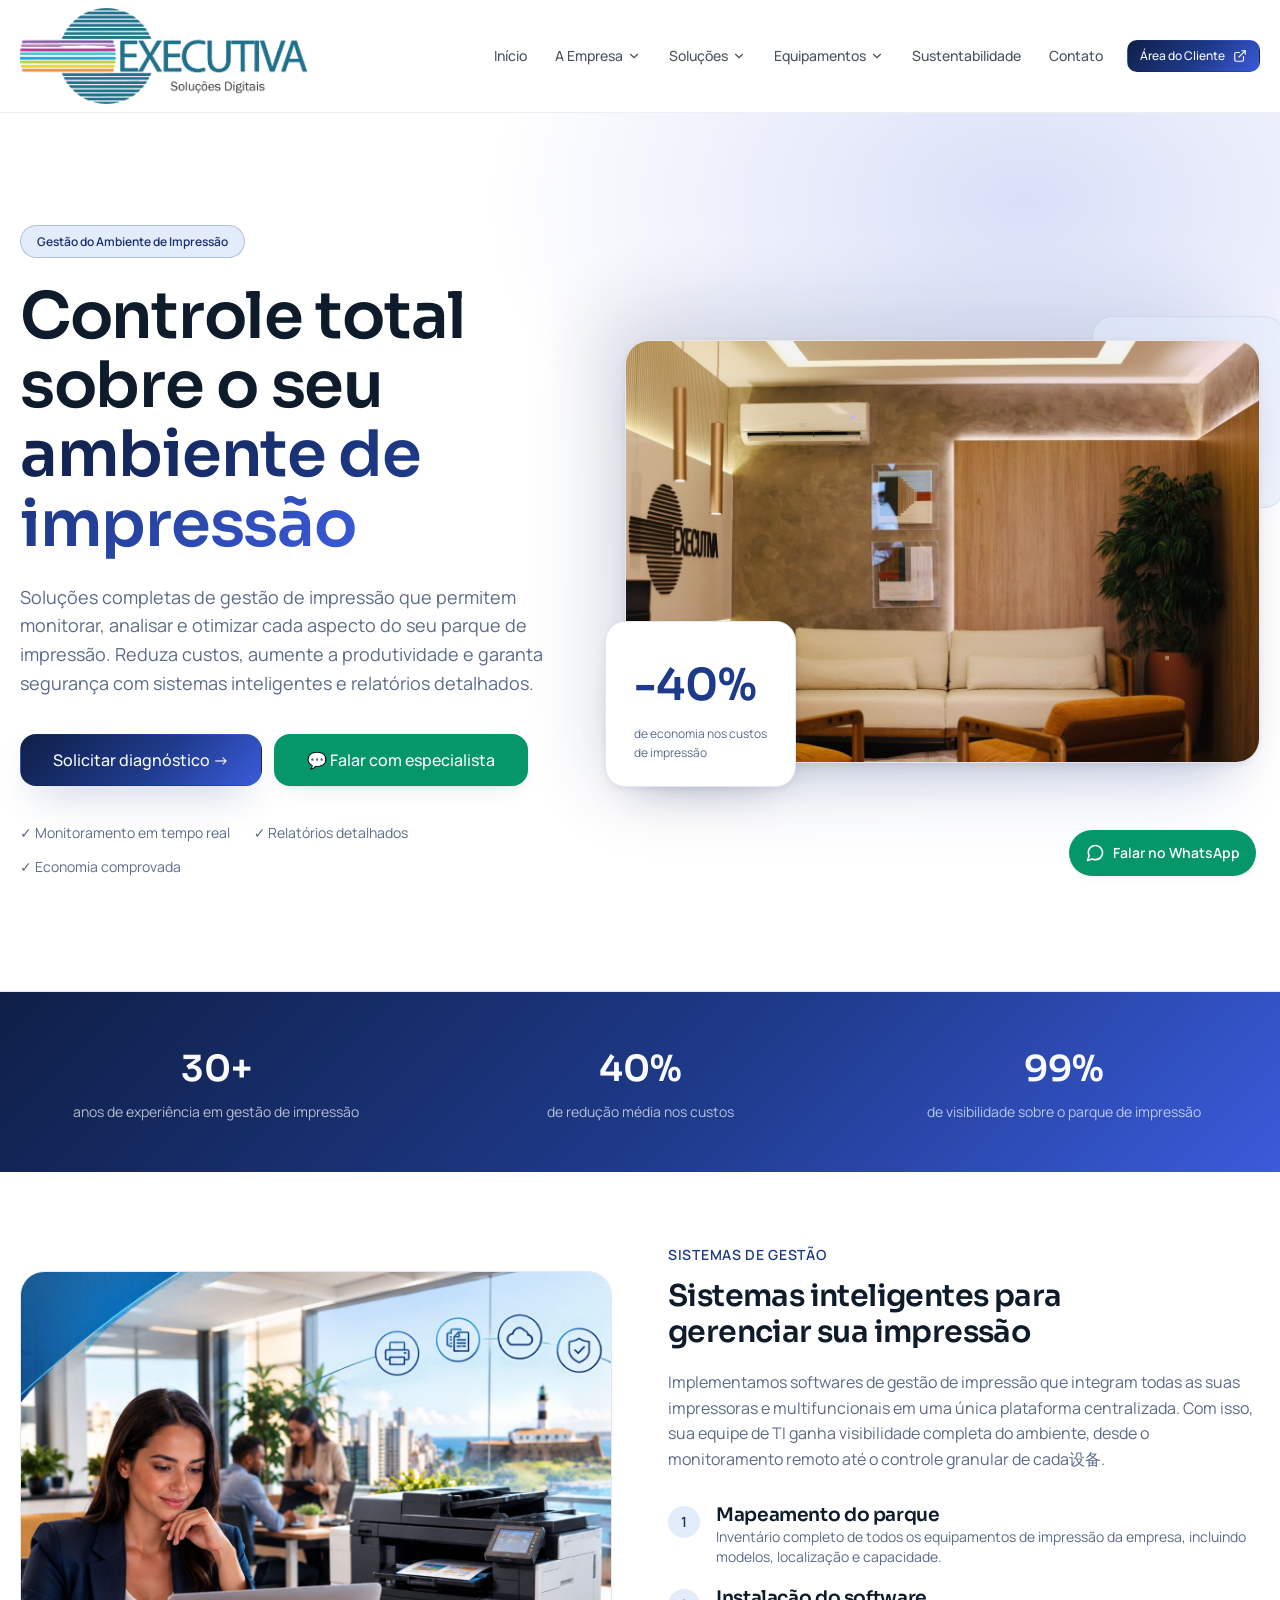
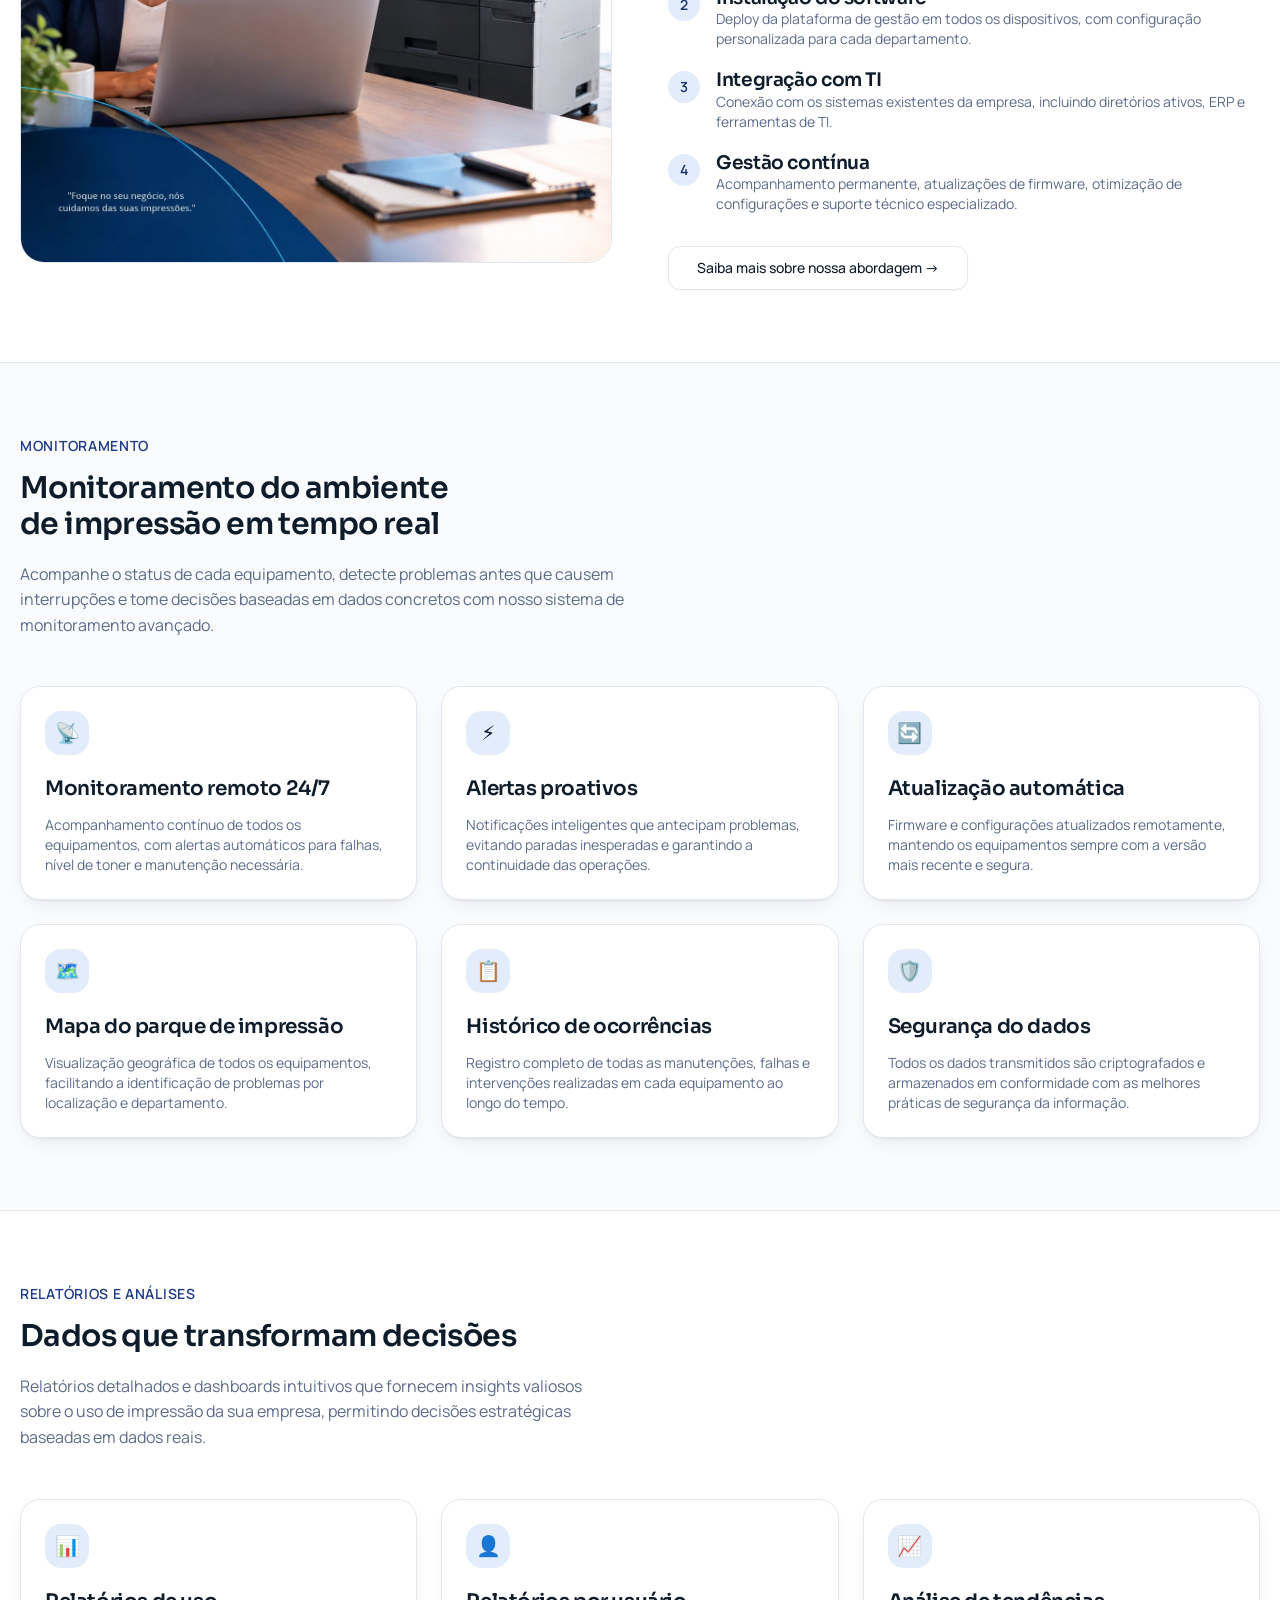
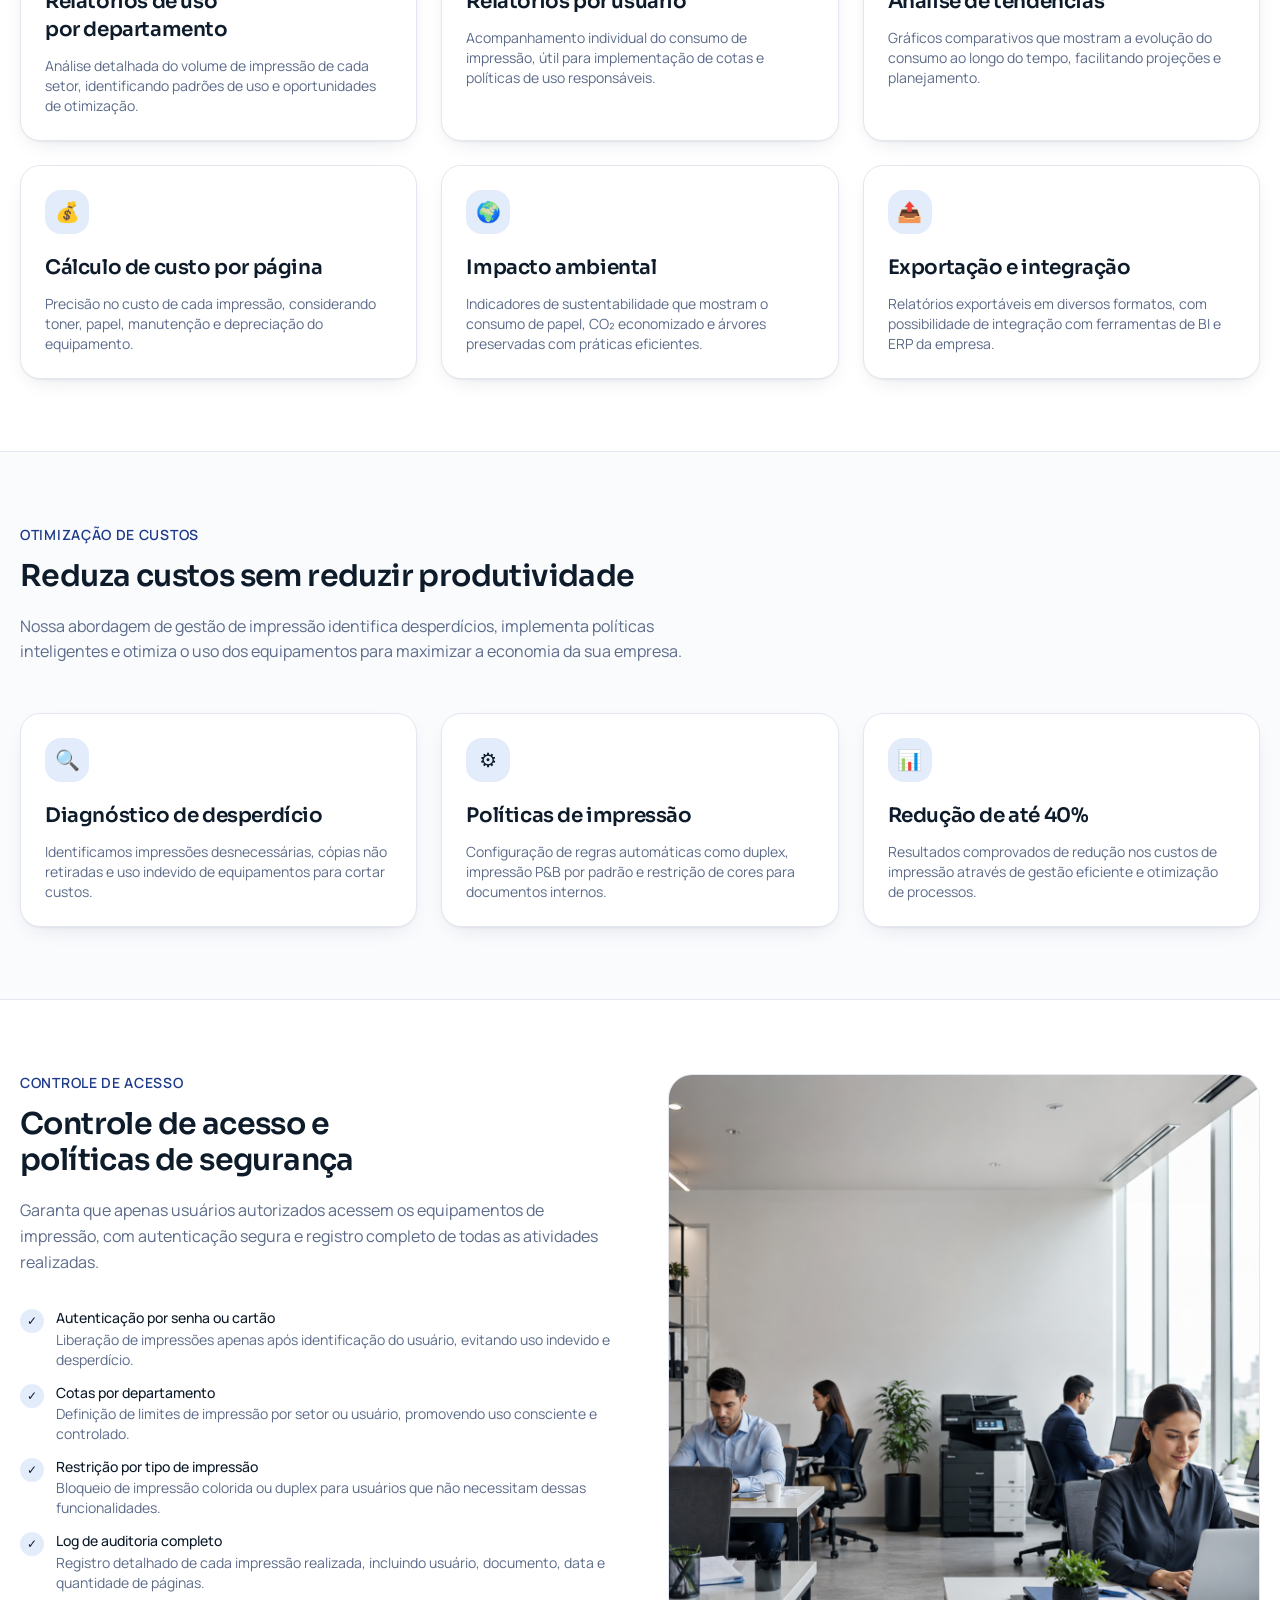
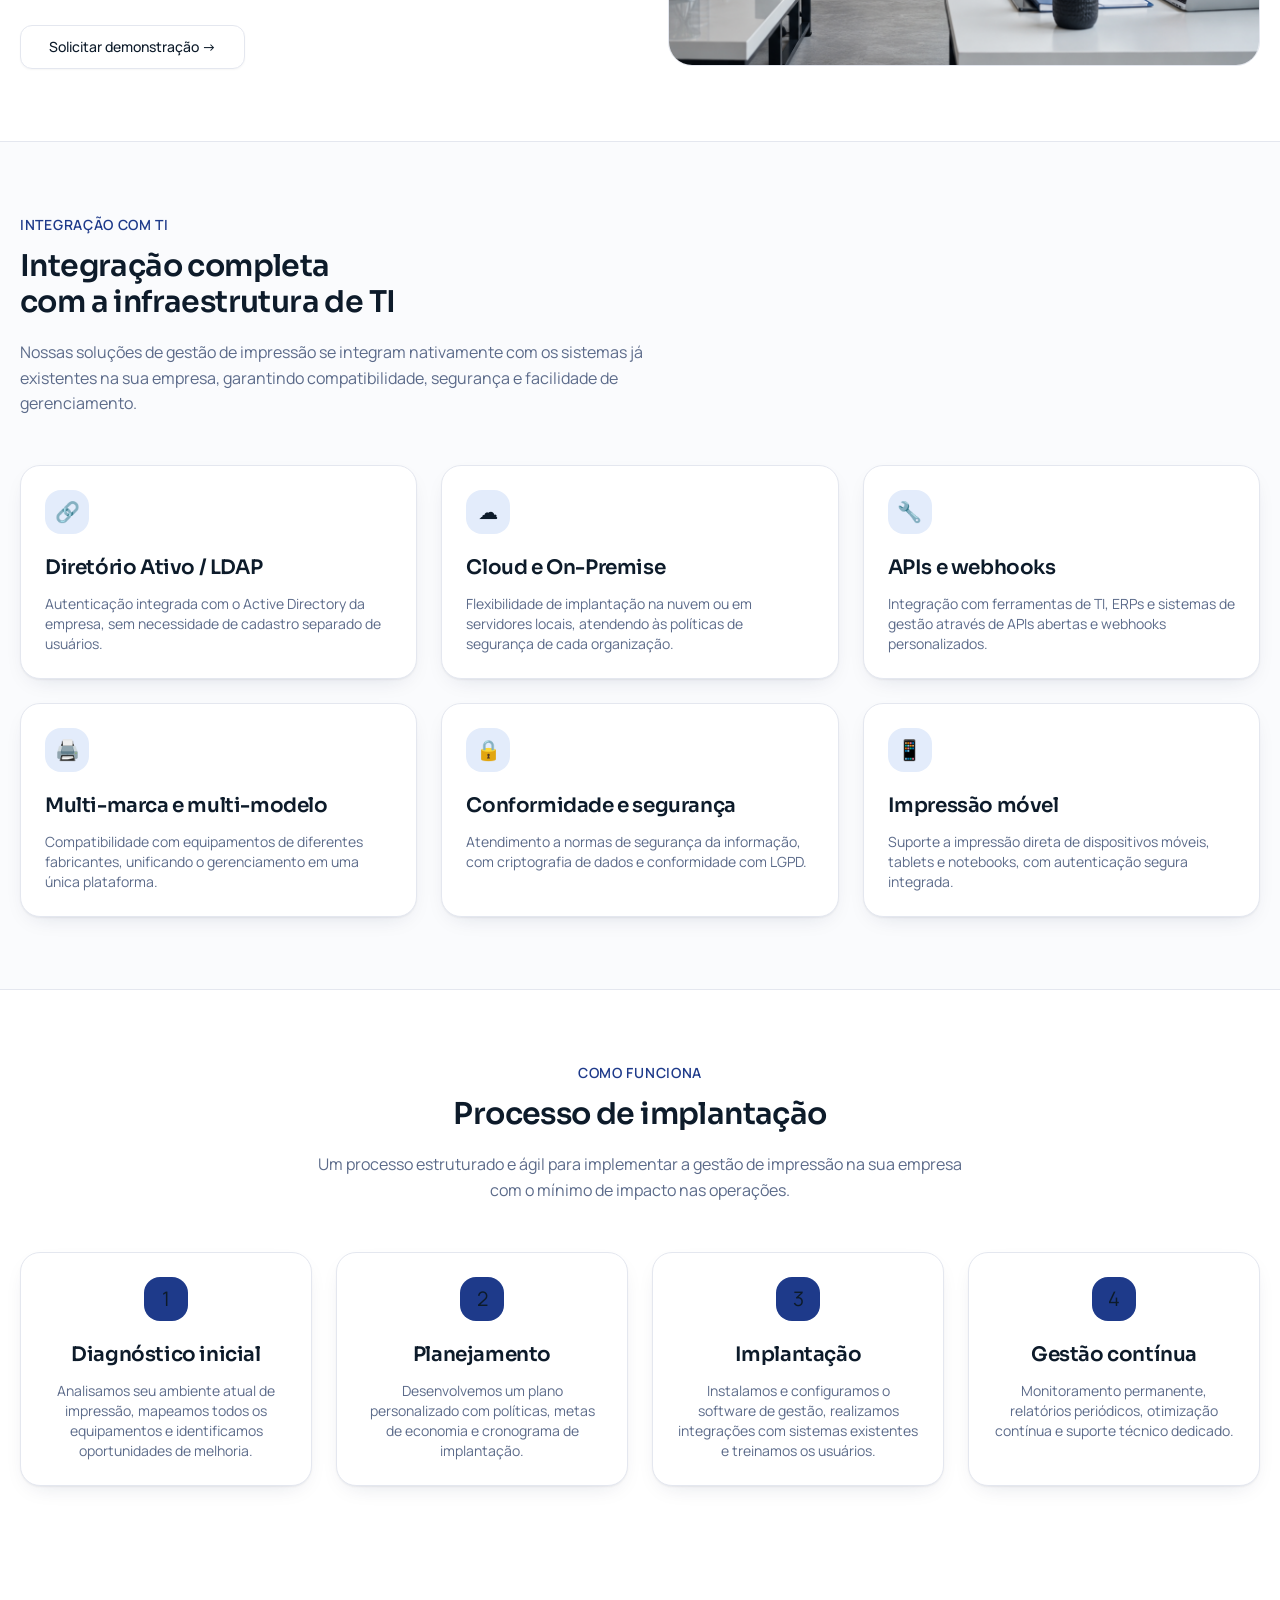
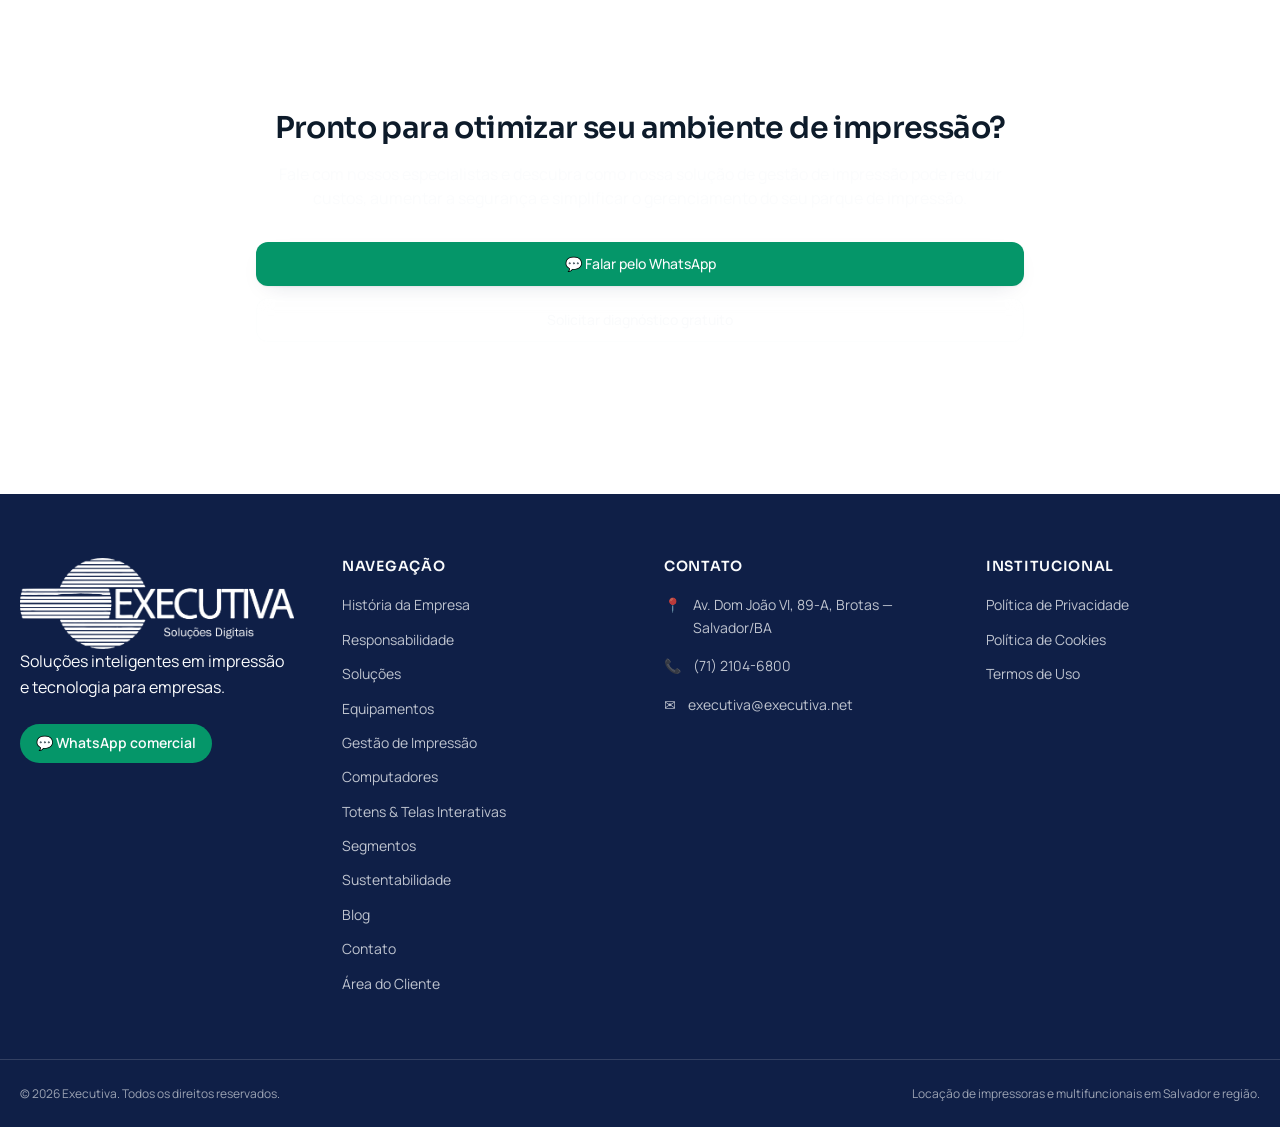
<file: gestao-impressao.html>
<!DOCTYPE html>
<html lang="pt-BR">
<head>
  <meta charset="UTF-8">
  <meta name="viewport" content="width=device-width, initial-scale=1.0">
  <title>Gestão de Impressão — Sistemas, Monitoramento e Otimização | Executiva</title>
  <meta name="description" content="Soluções completas de gestão de impressão: sistemas de monitoramento, relatórios de uso, controle de acessos e otimização de custos para empresas.">
  <link rel="icon" href="imagens/favicon.png" type="image/png">
  <link rel="stylesheet" href="css/styles.css?v=20261116">
</head>
<body>

<header class="site-header">
  <div class="container header-inner">
    <a href="index.html" class="logo" aria-label="Executiva — página inicial">
      <img src="imagens/logo-executiva.png" alt="Executiva" width="251" height="115">
    </a>

    <nav class="desktop-nav" aria-label="Menu principal">
      <a href="index.html" class="nav-link">Início</a>
            <div class="dropdown">
        <a href="historia-da-empresa.html" class="nav-link">
          A Empresa
          <svg width="14" height="14" viewBox="0 0 24 24" fill="none" stroke="currentColor" stroke-width="2" stroke-linecap="round" stroke-linejoin="round" aria-hidden="true"><polyline points="6 9 12 15 18 9"></polyline></svg>
        </a>
        <div class="dropdown-menu">
          <a href="historia-da-empresa.html" class="dropdown-item">História da Empresa</a>
          <a href="responsabilidade.html" class="dropdown-item">Responsabilidade</a>
        </div>
      </div>
      <div class="dropdown">
        <a href="solucoes.html" class="nav-link">
          Soluções
          <svg width="14" height="14" viewBox="0 0 24 24" fill="none" stroke="currentColor" stroke-width="2" stroke-linecap="round" stroke-linejoin="round" aria-hidden="true"><polyline points="6 9 12 15 18 9"></polyline></svg>
        </a>
        <div class="dropdown-menu">
          <a href="solucoes.html#locacao-de-impressoras" class="dropdown-item">Locação de Impressoras</a>
          <a href="solucoes.html#locacao-de-multifuncionais" class="dropdown-item">Locação de Multifuncionais</a>
          <a href="solucoes.html#outsourcing-de-impressao" class="dropdown-item">Outsourcing de Impressão</a>
          <a href="gestao-impressao.html" class="dropdown-item">Gestão de Impressão</a>
          <a href="solucoes.html#outras-solucoes" class="dropdown-item">Outras Soluções</a>
        </div>
      </div>
      <div class="dropdown">
        <a href="equipamentos.html" class="nav-link">
          Equipamentos
          <svg width="14" height="14" viewBox="0 0 24 24" fill="none" stroke="currentColor" stroke-width="2" stroke-linecap="round" stroke-linejoin="round" aria-hidden="true"><polyline points="6 9 12 15 18 9"></polyline></svg>
        </a>
                <div class="dropdown-menu">
          <div class="dropdown-subgroup">
            <a href="equipamentos.html" class="dropdown-item dropdown-with-sub">
              Impressoras
              <svg width="12" height="12" viewBox="0 0 24 24" fill="none" stroke="currentColor" stroke-width="2" stroke-linecap="round" stroke-linejoin="round" aria-hidden="true"><polyline points="9 6 15 12 9 18"></polyline></svg>
            </a>
            <div class="dropdown-submenu">
              <a href="equipamentos.html?categoria=impressora-color" class="dropdown-item">Impressoras Coloridas</a>
              <a href="equipamentos.html?categoria=impressora-pb" class="dropdown-item">Impressoras P&amp;B</a>
              <a href="equipamentos.html?categoria=multifuncionais-color" class="dropdown-item">Multifuncionais Coloridas</a>
              <a href="equipamentos.html?categoria=multifuncionais-pb" class="dropdown-item">Multifuncionais P&amp;B</a>
              <a href="equipamentos.html?categoria=flexografia" class="dropdown-item">Flexografia</a>
              <a href="equipamentos.html?categoria=ploter" class="dropdown-item">Plotters</a>
              <a href="equipamentos.html?categoria=scaner" class="dropdown-item">Scanners</a>
              <a href="equipamentos.html?categoria=etiquetas" class="dropdown-item">Etiquetas</a>
              <a href="equipamentos.html?categoria=cartoes" class="dropdown-item">Cartões</a>
              <a href="equipamentos.html?categoria=producao" class="dropdown-item">Produção Gráfica</a>
            </div>
          </div>
          <div class="dropdown-subgroup">
            <a href="computadores.html" class="dropdown-item dropdown-with-sub">
              Computadores
              <svg width="12" height="12" viewBox="0 0 24 24" fill="none" stroke="currentColor" stroke-width="2" stroke-linecap="round" stroke-linejoin="round" aria-hidden="true"><polyline points="9 6 15 12 9 18"></polyline></svg>
            </a>
            <div class="dropdown-submenu">
              <a href="computadores.html?categoria=desktops" class="dropdown-item">Computadores</a>
              <a href="computadores.html?categoria=notebooks" class="dropdown-item">Notebooks</a>
              <a href="computadores.html?categoria=servidores" class="dropdown-item">Servidores</a>
            </div>
          </div>
          <a href="totens.html" class="dropdown-item">Totens &amp; Telas Interativas</a>
        </div>
      </div>
      <a href="sustentabilidade.html" class="nav-link">Sustentabilidade</a>
      <a href="contato.html" class="nav-link">Contato</a>
      <a href="https://centralexecutiva.com.br" target="_blank" rel="noopener noreferrer" class="btn btn-hero btn-sm header-cta">
        Área do Cliente
        <svg width="14" height="14" viewBox="0 0 24 24" fill="none" stroke="currentColor" stroke-width="2" stroke-linecap="round" stroke-linejoin="round" aria-hidden="true"><path d="M18 13v6a2 2 0 0 1-2 2H5a2 2 0 0 1-2-2V8a2 2 0 0 1 2-2h6"></path><polyline points="15 3 21 3 21 9"></polyline><line x1="10" y1="14" x2="21" y2="3"></line></svg>
      </a>
    </nav>

    <button type="button" id="menuToggle" class="mobile-toggle" aria-expanded="false" aria-label="Abrir menu">
      <svg width="20" height="20" viewBox="0 0 24 24" fill="none" stroke="currentColor" stroke-width="2" stroke-linecap="round" stroke-linejoin="round"><line x1="3" y1="6" x2="21" y2="6"></line><line x1="3" y1="12" x2="21" y2="12"></line><line x1="3" y1="18" x2="21" y2="18"></line></svg>
    </button>
  </div>

  <div id="mobileMenu" class="mobile-menu">
    <div class="container">
      <nav aria-label="Menu mobile">
        <a href="index.html" class="mobile-link">Início</a>
                <a href="historia-da-empresa.html" class="mobile-link">A Empresa</a>
        <a href="historia-da-empresa.html" class="mobile-link mobile-sublink">História da Empresa</a>
        <a href="responsabilidade.html" class="mobile-link mobile-sublink">Responsabilidade</a>
        <a href="solucoes.html" class="mobile-link">Soluções</a>
        <a href="gestao-impressao.html" class="mobile-link">Gestão de Impressão</a>
        <a href="equipamentos.html" class="mobile-link">Equipamentos</a>
        <a href="computadores.html" class="mobile-link">Computadores</a>
        <a href="totens.html" class="mobile-link">Totens &amp; Telas</a>
        <a href="sustentabilidade.html" class="mobile-link">Sustentabilidade</a>
        <a href="contato.html" class="mobile-link">Contato</a>
        <div class="mobile-menu-cta">
          <a href="https://centralexecutiva.com.br" target="_blank" rel="noopener noreferrer" class="btn btn-hero btn-lg w-full">Área do Cliente</a>
        </div>
      </nav>
    </div>
  </div>
</header>

<main>

  <section class="hero">
    <div class="hero-bg"></div>
    <div class="container hero-grid">
      <div class="reveal">
        <span class="hero-badge">Gestão do Ambiente de Impressão</span>
        <h1>Controle total sobre o seu<br><span class="text-gradient">ambiente de impressão</span></h1>
        <p class="hero-description">Soluções completas de gestão de impressão que permitem monitorar, analisar e otimizar cada aspecto do seu parque de impressão. Reduza custos, aumente a produtividade e garanta segurança com sistemas inteligentes e relatórios detalhados.</p>
        <div class="hero-actions">
          <a href="contato.html" class="btn btn-hero btn-xl">Solicitar diagnóstico →</a>
          <a href="https://api.whatsapp.com/send?phone=5571996363349&text=Olá! Vim do site e gostaria de informações sobre gestão de impressão." target="_blank" rel="noopener noreferrer" class="btn btn-whatsapp btn-xl">💬 Falar com especialista</a>
        </div>
        <ul class="hero-highlights">
          <li>✓ Monitoramento em tempo real</li>
          <li>✓ Relatórios detalhados</li>
          <li>✓ Economia comprovada</li>
        </ul>
      </div>

      <div class="reveal from-left">
        <div class="hero-image-wrap">
          <div class="hero-image">
            <img src="imagens/hero-multifuncional.jpg" alt="Gestão de impressão corporativa" width="1280" height="960">
          </div>
          <div class="hero-floating-card">
            <p class="number">-40%</p>
            <p>de economia nos custos<br>de impressão</p>
          </div>
        </div>
      </div>
    </div>
  </section>

  <section class="stats">
    <div class="container stats-grid grid-3-sm">
      <div class="stat-counter" data-to="30" data-suffix="+" data-label="anos de experiência em gestão de impressão"></div>
      <div class="stat-counter" data-to="40" data-suffix="%" data-label="de redução média nos custos"></div>
      <div class="stat-counter" data-to="100" data-suffix="%" data-label="de visibilidade sobre o parque de impressão"></div>
    </div>
  </section>

  <section class="container section-padded">
    <div class="grid-2-lg gap-14 items-center">
      <div class="reveal from-left">
        <img src="imagens/outsourcing.jpg" alt="Sistemas de gestão de impressão" class="rounded-3xl border w-full">
      </div>
      <div class="reveal">
        <p class="section-eyebrow">Sistemas de gestão</p>
        <h2 class="section-title text-3xl">Sistemas inteligentes para gerenciar sua impressão</h2>
        <p class="section-description">Implementamos softwares de gestão de impressão que integram todas as suas impressoras e multifuncionais em uma única plataforma centralizada. Com isso, sua equipe de TI ganha visibilidade completa do ambiente, desde o monitoramento remoto até o controle granular de cada设备.</p>
        <ol class="mt-8 space-y-5">
          <li class="flex gap-4">
            <span class="step-number">1</span>
            <div>
              <h3 class="font-semibold">Mapeamento do parque</h3>
              <p class="text-sm text-muted">Inventário completo de todos os equipamentos de impressão da empresa, incluindo modelos, localização e capacidade.</p>
            </div>
          </li>
          <li class="flex gap-4">
            <span class="step-number">2</span>
            <div>
              <h3 class="font-semibold">Instalação do software</h3>
              <p class="text-sm text-muted">Deploy da plataforma de gestão em todos os dispositivos, com configuração personalizada para cada departamento.</p>
            </div>
          </li>
          <li class="flex gap-4">
            <span class="step-number">3</span>
            <div>
              <h3 class="font-semibold">Integração com TI</h3>
              <p class="text-sm text-muted">Conexão com os sistemas existentes da empresa, incluindo diretórios ativos, ERP e ferramentas de TI.</p>
            </div>
          </li>
          <li class="flex gap-4">
            <span class="step-number">4</span>
            <div>
              <h3 class="font-semibold">Gestão contínua</h3>
              <p class="text-sm text-muted">Acompanhamento permanente, atualizações de firmware, otimização de configurações e suporte técnico especializado.</p>
            </div>
          </li>
        </ol>
        <a href="solucoes.html#gestao-de-impressao" class="btn btn-outline btn-lg mt-8">Saiba mais sobre nossa abordagem →</a>
      </div>
    </div>
  </section>

  <section class="section-bordered section-padded">
    <div class="container">
      <div class="reveal max-w-2xl">
        <p class="section-eyebrow">Monitoramento</p>
        <h2 class="section-title text-3xl">Monitoramento do ambiente de impressão em tempo real</h2>
        <p class="section-description">Acompanhe o status de cada equipamento, detecte problemas antes que causem interrupções e tome decisões baseadas em dados concretos com nosso sistema de monitoramento avançado.</p>
      </div>

      <div class="grid-3-lg gap-6 mt-12">
        <article class="reveal card card-hover h-full p-6">
          <span class="inline-flex items-center justify-center rounded-xl bg-accent text-xl" style="width:2.75rem;height:2.75rem">📡</span>
          <h3 class="mt-5 font-display text-xl font-semibold">Monitoramento remoto 24/7</h3>
          <p class="mt-3 text-sm text-muted">Acompanhamento contínuo de todos os equipamentos, com alertas automáticos para falhas, nível de toner e manutenção necessária.</p>
        </article>

        <article class="reveal card card-hover h-full p-6">
          <span class="inline-flex items-center justify-center rounded-xl bg-accent text-xl" style="width:2.75rem;height:2.75rem">⚡</span>
          <h3 class="mt-5 font-display text-xl font-semibold">Alertas proativos</h3>
          <p class="mt-3 text-sm text-muted">Notificações inteligentes que antecipam problemas, evitando paradas inesperadas e garantindo a continuidade das operações.</p>
        </article>

        <article class="reveal card card-hover h-full p-6">
          <span class="inline-flex items-center justify-center rounded-xl bg-accent text-xl" style="width:2.75rem;height:2.75rem">🔄</span>
          <h3 class="mt-5 font-display text-xl font-semibold">Atualização automática</h3>
          <p class="mt-3 text-sm text-muted">Firmware e configurações atualizados remotamente, mantendo os equipamentos sempre com a versão mais recente e segura.</p>
        </article>

        <article class="reveal card card-hover h-full p-6">
          <span class="inline-flex items-center justify-center rounded-xl bg-accent text-xl" style="width:2.75rem;height:2.75rem">🗺️</span>
          <h3 class="mt-5 font-display text-xl font-semibold">Mapa do parque de impressão</h3>
          <p class="mt-3 text-sm text-muted">Visualização geográfica de todos os equipamentos, facilitando a identificação de problemas por localização e departamento.</p>
        </article>

        <article class="reveal card card-hover h-full p-6">
          <span class="inline-flex items-center justify-center rounded-xl bg-accent text-xl" style="width:2.75rem;height:2.75rem">📋</span>
          <h3 class="mt-5 font-display text-xl font-semibold">Histórico de ocorrências</h3>
          <p class="mt-3 text-sm text-muted">Registro completo de todas as manutenções, falhas e intervenções realizadas em cada equipamento ao longo do tempo.</p>
        </article>

        <article class="reveal card card-hover h-full p-6">
          <span class="inline-flex items-center justify-center rounded-xl bg-accent text-xl" style="width:2.75rem;height:2.75rem">🛡️</span>
          <h3 class="mt-5 font-display text-xl font-semibold">Segurança do dados</h3>
          <p class="mt-3 text-sm text-muted">Todos os dados transmitidos são criptografados e armazenados em conformidade com as melhores práticas de segurança da informação.</p>
        </article>
      </div>
    </div>
  </section>

  <section class="container section-padded">
    <div class="flex flex-wrap items-end justify-between gap-6">
      <div class="reveal max-w-xl">
        <p class="section-eyebrow">Relatórios e análises</p>
        <h2 class="section-title text-3xl">Dados que transformam decisões</h2>
        <p class="section-description">Relatórios detalhados e dashboards intuitivos que fornecem insights valiosos sobre o uso de impressão da sua empresa, permitindo decisões estratégicas baseadas em dados reais.</p>
      </div>
    </div>

    <div class="grid-3-lg gap-6 mt-12">
      <article class="reveal card card-hover h-full p-6">
        <span class="inline-flex items-center justify-center rounded-xl bg-accent text-xl" style="width:2.75rem;height:2.75rem">📊</span>
        <h3 class="mt-5 font-display text-xl font-semibold">Relatórios de uso por departamento</h3>
        <p class="mt-3 text-sm text-muted">Análise detalhada do volume de impressão de cada setor, identificando padrões de uso e oportunidades de otimização.</p>
      </article>

      <article class="reveal card card-hover h-full p-6">
        <span class="inline-flex items-center justify-center rounded-xl bg-accent text-xl" style="width:2.75rem;height:2.75rem">👤</span>
        <h3 class="mt-5 font-display text-xl font-semibold">Relatórios por usuário</h3>
        <p class="mt-3 text-sm text-muted">Acompanhamento individual do consumo de impressão, útil para implementação de cotas e políticas de uso responsáveis.</p>
      </article>

      <article class="reveal card card-hover h-full p-6">
        <span class="inline-flex items-center justify-center rounded-xl bg-accent text-xl" style="width:2.75rem;height:2.75rem">📈</span>
        <h3 class="mt-5 font-display text-xl font-semibold">Análise de tendências</h3>
        <p class="mt-3 text-sm text-muted">Gráficos comparativos que mostram a evolução do consumo ao longo do tempo, facilitando projeções e planejamento.</p>
      </article>

      <article class="reveal card card-hover h-full p-6">
        <span class="inline-flex items-center justify-center rounded-xl bg-accent text-xl" style="width:2.75rem;height:2.75rem">💰</span>
        <h3 class="mt-5 font-display text-xl font-semibold">Cálculo de custo por página</h3>
        <p class="mt-3 text-sm text-muted">Precisão no custo de cada impressão, considerando toner, papel, manutenção e depreciação do equipamento.</p>
      </article>

      <article class="reveal card card-hover h-full p-6">
        <span class="inline-flex items-center justify-center rounded-xl bg-accent text-xl" style="width:2.75rem;height:2.75rem">🌍</span>
        <h3 class="mt-5 font-display text-xl font-semibold">Impacto ambiental</h3>
        <p class="mt-3 text-sm text-muted">Indicadores de sustentabilidade que mostram o consumo de papel, CO₂ economizado e árvores preservadas com práticas eficientes.</p>
      </article>

      <article class="reveal card card-hover h-full p-6">
        <span class="inline-flex items-center justify-center rounded-xl bg-accent text-xl" style="width:2.75rem;height:2.75rem">📤</span>
        <h3 class="mt-5 font-display text-xl font-semibold">Exportação e integração</h3>
        <p class="mt-3 text-sm text-muted">Relatórios exportáveis em diversos formatos, com possibilidade de integração com ferramentas de BI e ERP da empresa.</p>
      </article>
    </div>
  </section>

  <section class="section-bordered section-padded">
    <div class="container">
      <div class="reveal max-w-2xl">
        <p class="section-eyebrow">Otimização de custos</p>
        <h2 class="section-title text-3xl">Reduza custos sem reduzir produtividade</h2>
        <p class="section-description">Nossa abordagem de gestão de impressão identifica desperdícios, implementa políticas inteligentes e otimiza o uso dos equipamentos para maximizar a economia da sua empresa.</p>
      </div>

      <div class="grid-3-lg gap-6 mt-12">
        <article class="reveal card card-hover h-full p-6">
          <span class="inline-flex items-center justify-center rounded-xl bg-accent text-xl" style="width:2.75rem;height:2.75rem">🔍</span>
          <h3 class="mt-5 font-display text-xl font-semibold">Diagnóstico de desperdício</h3>
          <p class="mt-3 text-sm text-muted">Identificamos impressões desnecessárias, cópias não retiradas e uso indevido de equipamentos para cortar custos.</p>
        </article>

        <article class="reveal card card-hover h-full p-6">
          <span class="inline-flex items-center justify-center rounded-xl bg-accent text-xl" style="width:2.75rem;height:2.75rem">⚙️</span>
          <h3 class="mt-5 font-display text-xl font-semibold">Políticas de impressão</h3>
          <p class="mt-3 text-sm text-muted">Configuração de regras automáticas como duplex, impressão P&B por padrão e restrição de cores para documentos internos.</p>
        </article>

        <article class="reveal card card-hover h-full p-6">
          <span class="inline-flex items-center justify-center rounded-xl bg-accent text-xl" style="width:2.75rem;height:2.75rem">📊</span>
          <h3 class="mt-5 font-display text-xl font-semibold">Redução de até 40%</h3>
          <p class="mt-3 text-sm text-muted">Resultados comprovados de redução nos custos de impressão através de gestão eficiente e otimização de processos.</p>
        </article>
      </div>
    </div>
  </section>

  <section class="container section-padded">
    <div class="grid-2-lg gap-14 items-center">
      <div class="reveal">
        <p class="section-eyebrow">Controle de acesso</p>
        <h2 class="section-title text-3xl">Controle de acesso e políticas de segurança</h2>
        <p class="section-description">Garanta que apenas usuários autorizados acessem os equipamentos de impressão, com autenticação segura e registro completo de todas as atividades realizadas.</p>
        <ul class="check-list mt-8">
          <li>
            <span class="inline-flex items-center justify-center rounded-full bg-accent text-accent-fg text-xs shrink-0" style="width:1.5rem;height:1.5rem;margin-top:2px">✓</span>
            <div>
              <p class="font-medium">Autenticação por senha ou cartão</p>
              <p class="text-sm text-muted">Liberação de impressões apenas após identificação do usuário, evitando uso indevido e desperdício.</p>
            </div>
          </li>
          <li>
            <span class="inline-flex items-center justify-center rounded-full bg-accent text-accent-fg text-xs shrink-0" style="width:1.5rem;height:1.5rem;margin-top:2px">✓</span>
            <div>
              <p class="font-medium">Cotas por departamento</p>
              <p class="text-sm text-muted">Definição de limites de impressão por setor ou usuário, promovendo uso consciente e controlado.</p>
            </div>
          </li>
          <li>
            <span class="inline-flex items-center justify-center rounded-full bg-accent text-accent-fg text-xs shrink-0" style="width:1.5rem;height:1.5rem;margin-top:2px">✓</span>
            <div>
              <p class="font-medium">Restrição por tipo de impressão</p>
              <p class="text-sm text-muted">Bloqueio de impressão colorida ou duplex para usuários que não necessitam dessas funcionalidades.</p>
            </div>
          </li>
          <li>
            <span class="inline-flex items-center justify-center rounded-full bg-accent text-accent-fg text-xs shrink-0" style="width:1.5rem;height:1.5rem;margin-top:2px">✓</span>
            <div>
              <p class="font-medium">Log de auditoria completo</p>
              <p class="text-sm text-muted">Registro detalhado de cada impressão realizada, incluindo usuário, documento, data e quantidade de páginas.</p>
            </div>
          </li>
        </ul>
        <a href="contato.html" class="btn btn-outline btn-lg mt-8">Solicitar demonstração →</a>
      </div>
      <div class="reveal from-left">
        <img src="imagens/sustentabilidade.jpg" alt="Controle de acesso e segurança" class="rounded-3xl border w-full">
      </div>
    </div>
  </section>

  <section class="section-bordered section-padded">
    <div class="container">
      <div class="reveal max-w-2xl">
        <p class="section-eyebrow">Integração com TI</p>
        <h2 class="section-title text-3xl">Integração completa com a infraestrutura de TI</h2>
        <p class="section-description">Nossas soluções de gestão de impressão se integram nativamente com os sistemas já existentes na sua empresa, garantindo compatibilidade, segurança e facilidade de gerenciamento.</p>
      </div>

      <div class="grid-3-lg gap-6 mt-12">
        <article class="reveal card card-hover h-full p-6">
          <span class="inline-flex items-center justify-center rounded-xl bg-accent text-xl" style="width:2.75rem;height:2.75rem">🔗</span>
          <h3 class="mt-5 font-display text-xl font-semibold">Diretório Ativo / LDAP</h3>
          <p class="mt-3 text-sm text-muted">Autenticação integrada com o Active Directory da empresa, sem necessidade de cadastro separado de usuários.</p>
        </article>

        <article class="reveal card card-hover h-full p-6">
          <span class="inline-flex items-center justify-center rounded-xl bg-accent text-xl" style="width:2.75rem;height:2.75rem">☁️</span>
          <h3 class="mt-5 font-display text-xl font-semibold">Cloud e On-Premise</h3>
          <p class="mt-3 text-sm text-muted">Flexibilidade de implantação na nuvem ou em servidores locais, atendendo às políticas de segurança de cada organização.</p>
        </article>

        <article class="reveal card card-hover h-full p-6">
          <span class="inline-flex items-center justify-center rounded-xl bg-accent text-xl" style="width:2.75rem;height:2.75rem">🔧</span>
          <h3 class="mt-5 font-display text-xl font-semibold">APIs e webhooks</h3>
          <p class="mt-3 text-sm text-muted">Integração com ferramentas de TI, ERPs e sistemas de gestão através de APIs abertas e webhooks personalizados.</p>
        </article>

        <article class="reveal card card-hover h-full p-6">
          <span class="inline-flex items-center justify-center rounded-xl bg-accent text-xl" style="width:2.75rem;height:2.75rem">🖨️</span>
          <h3 class="mt-5 font-display text-xl font-semibold">Multi-marca e multi-modelo</h3>
          <p class="mt-3 text-sm text-muted">Compatibilidade com equipamentos de diferentes fabricantes, unificando o gerenciamento em uma única plataforma.</p>
        </article>

        <article class="reveal card card-hover h-full p-6">
          <span class="inline-flex items-center justify-center rounded-xl bg-accent text-xl" style="width:2.75rem;height:2.75rem">🔒</span>
          <h3 class="mt-5 font-display text-xl font-semibold">Conformidade e segurança</h3>
          <p class="mt-3 text-sm text-muted">Atendimento a normas de segurança da informação, com criptografia de dados e conformidade com LGPD.</p>
        </article>

        <article class="reveal card card-hover h-full p-6">
          <span class="inline-flex items-center justify-center rounded-xl bg-accent text-xl" style="width:2.75rem;height:2.75rem">📱</span>
          <h3 class="mt-5 font-display text-xl font-semibold">Impressão móvel</h3>
          <p class="mt-3 text-sm text-muted">Suporte a impressão direta de dispositivos móveis, tablets e notebooks, com autenticação segura integrada.</p>
        </article>
      </div>
    </div>
  </section>

  <section class="container section-padded">
    <div class="reveal max-w-2xl mx-auto text-center">
      <p class="section-eyebrow">Como funciona</p>
      <h2 class="section-title text-3xl">Processo de implantação</h2>
      <p class="section-description">Um processo estruturado e ágil para implementar a gestão de impressão na sua empresa com o mínimo de impacto nas operações.</p>
    </div>

    <div class="grid-4-lg gap-6 mt-12">
      <article class="reveal card card-hover h-full p-6 text-center">
        <span class="inline-flex items-center justify-center rounded-xl bg-primary text-xl font-bold" style="width:2.75rem;height:2.75rem;color:var(--primary-fg)">1</span>
        <h3 class="mt-5 font-display text-xl font-semibold">Diagnóstico inicial</h3>
        <p class="mt-3 text-sm text-muted">Analisamos seu ambiente atual de impressão, mapeamos todos os equipamentos e identificamos oportunidades de melhoria.</p>
      </article>

      <article class="reveal card card-hover h-full p-6 text-center">
        <span class="inline-flex items-center justify-center rounded-xl bg-primary text-xl font-bold" style="width:2.75rem;height:2.75rem;color:var(--primary-fg)">2</span>
        <h3 class="mt-5 font-display text-xl font-semibold">Planejamento</h3>
        <p class="mt-3 text-sm text-muted">Desenvolvemos um plano personalizado com políticas, metas de economia e cronograma de implantação.</p>
      </article>

      <article class="reveal card card-hover h-full p-6 text-center">
        <span class="inline-flex items-center justify-center rounded-xl bg-primary text-xl font-bold" style="width:2.75rem;height:2.75rem;color:var(--primary-fg)">3</span>
        <h3 class="mt-5 font-display text-xl font-semibold">Implantação</h3>
        <p class="mt-3 text-sm text-muted">Instalamos e configuramos o software de gestão, realizamos integrações com sistemas existentes e treinamos os usuários.</p>
      </article>

      <article class="reveal card card-hover h-full p-6 text-center">
        <span class="inline-flex items-center justify-center rounded-xl bg-primary text-xl font-bold" style="width:2.75rem;height:2.75rem;color:var(--primary-fg)">4</span>
        <h3 class="mt-5 font-display text-xl font-semibold">Gestão contínua</h3>
        <p class="mt-3 text-sm text-muted">Monitoramento permanente, relatórios periódicos, otimização contínua e suporte técnico dedicado.</p>
      </article>
    </div>
  </section>

  <section class="my-24 container">
    <div class="relative overflow-hidden rounded-3xl bg-gradient-primary px-6 py-14 text-center shadow-glow sm:px-14">
      <div class="pointer-events-none absolute inset-0 bg-gradient-tech" aria-hidden="true"></div>
      <div class="relative mx-auto max-w-3xl">
        <h2 class="font-display text-3xl font-semibold text-primary-fg sm:text-4xl">Pronto para otimizar seu ambiente de impressão?</h2>
        <p class="mt-4 text-base" style="color:rgba(250,251,252,0.8)">Fale com nossos especialistas e descubra como nossa solução de gestão de impressão pode reduzir custos, aumentar a segurança e simplificar o gerenciamento do seu parque de impressão.</p>
        <div class="mt-8 flex flex-col justify-center gap-3 sm:flex-row">
          <a href="https://api.whatsapp.com/send?phone=5571996363349&text=Olá! Quero saber mais sobre gestão de impressão." target="_blank" rel="noopener noreferrer" class="btn btn-whatsapp btn-lg">💬 Falar pelo WhatsApp</a>
          <a href="contato.html" class="btn btn-ondark btn-lg">Solicitar diagnóstico gratuito</a>
        </div>
      </div>
    </div>
  </section>
</main>

<footer class="site-footer">
  <div class="container footer-grid footer-4">
    <div>
      <img src="imagens/logo-executiva.png" alt="Executiva" class="invert-logo">
      <p>Soluções inteligentes em impressão e tecnologia para empresas.</p>
      <a href="https://api.whatsapp.com/send?phone=5571996363349&text=Olá! Contato comercial." target="_blank" rel="noopener noreferrer" class="footer-wa">
        💬 WhatsApp comercial
      </a>
    </div>

    <nav aria-label="Links do rodapé">
      <h2>Navegação</h2>
      <ul class="footer-links">
        <li><a href="historia-da-empresa.html">História da Empresa</a></li>
        <li><a href="responsabilidade.html">Responsabilidade</a></li>
        <li><a href="solucoes.html">Soluções</a></li>
        <li><a href="equipamentos.html">Equipamentos</a></li>
        <li><a href="gestao-impressao.html">Gestão de Impressão</a></li>
        <li><a href="computadores.html">Computadores</a></li>
        <li><a href="totens.html">Totens &amp; Telas Interativas</a></li>
        <li><a href="#">Segmentos</a></li>
        <li><a href="sustentabilidade.html">Sustentabilidade</a></li>
        <li><a href="blog.html">Blog</a></li>
        <li><a href="contato.html">Contato</a></li>
        <li><a href="https://centralexecutiva.com.br" target="_blank" rel="noopener noreferrer">Área do Cliente</a></li>
      </ul>
    </nav>

    <div>
      <h2>Contato</h2>
      <ul class="footer-contact">
        <li>
          <span>📍</span>
          <span>Av. Dom João VI, 89-A, Brotas — Salvador/BA</span>
        </li>
        <li>
          <span>📞</span>
          <a href="tel:+557121046800" class="hover\:text-primary-fg">(71) 2104-6800</a>
        </li>
        <li>
          <span>✉️</span>
          <a href="mailto:executiva@executiva.net" class="hover\:text-primary-fg">executiva@executiva.net</a>
        </li>
      </ul>
    </div>

    <div>
      <h2>Institucional</h2>
      <ul class="footer-links">
        <li><a href="#">Política de Privacidade</a></li>
        <li><a href="#">Política de Cookies</a></li>
        <li><a href="#">Termos de Uso</a></li>
      </ul>
    </div>
  </div>

  <div class="footer-bottom">
    <div class="container footer-bottom-inner">
      <p>© <span id="currentYear">2026</span> Executiva. Todos os direitos reservados.</p>
      <p>Locação de impressoras e multifuncionais em Salvador e região.</p>
    </div>
  </div>
</footer>

<a id="whatsappFab" class="whatsapp-fab" href="https://api.whatsapp.com/send?phone=5571996363349&text=Olá! Vim do site da Executiva." target="_blank" rel="noopener noreferrer" aria-label="Falar com a Executiva pelo WhatsApp">
  <svg width="20" height="20" viewBox="0 0 24 24" fill="none" stroke="currentColor" stroke-width="2" stroke-linecap="round" stroke-linejoin="round"><path d="M21 11.5a8.38 8.38 0 0 1-.9 3.8 8.5 8.5 0 0 1-7.6 4.7 8.38 8.38 0 0 1-3.8-.9L3 21l1.9-5.7a8.38 8.38 0 0 1-.9-3.8 8.5 8.5 0 0 1 4.7-7.6 8.38 8.38 0 0 1 3.8-.9h.5a8.48 8.48 0 0 1 8 8v.5z"></path></svg>
  <span>Falar no WhatsApp</span>
</a>

<script defer src="js/main.js"></script>
</body>
</html>
</file>
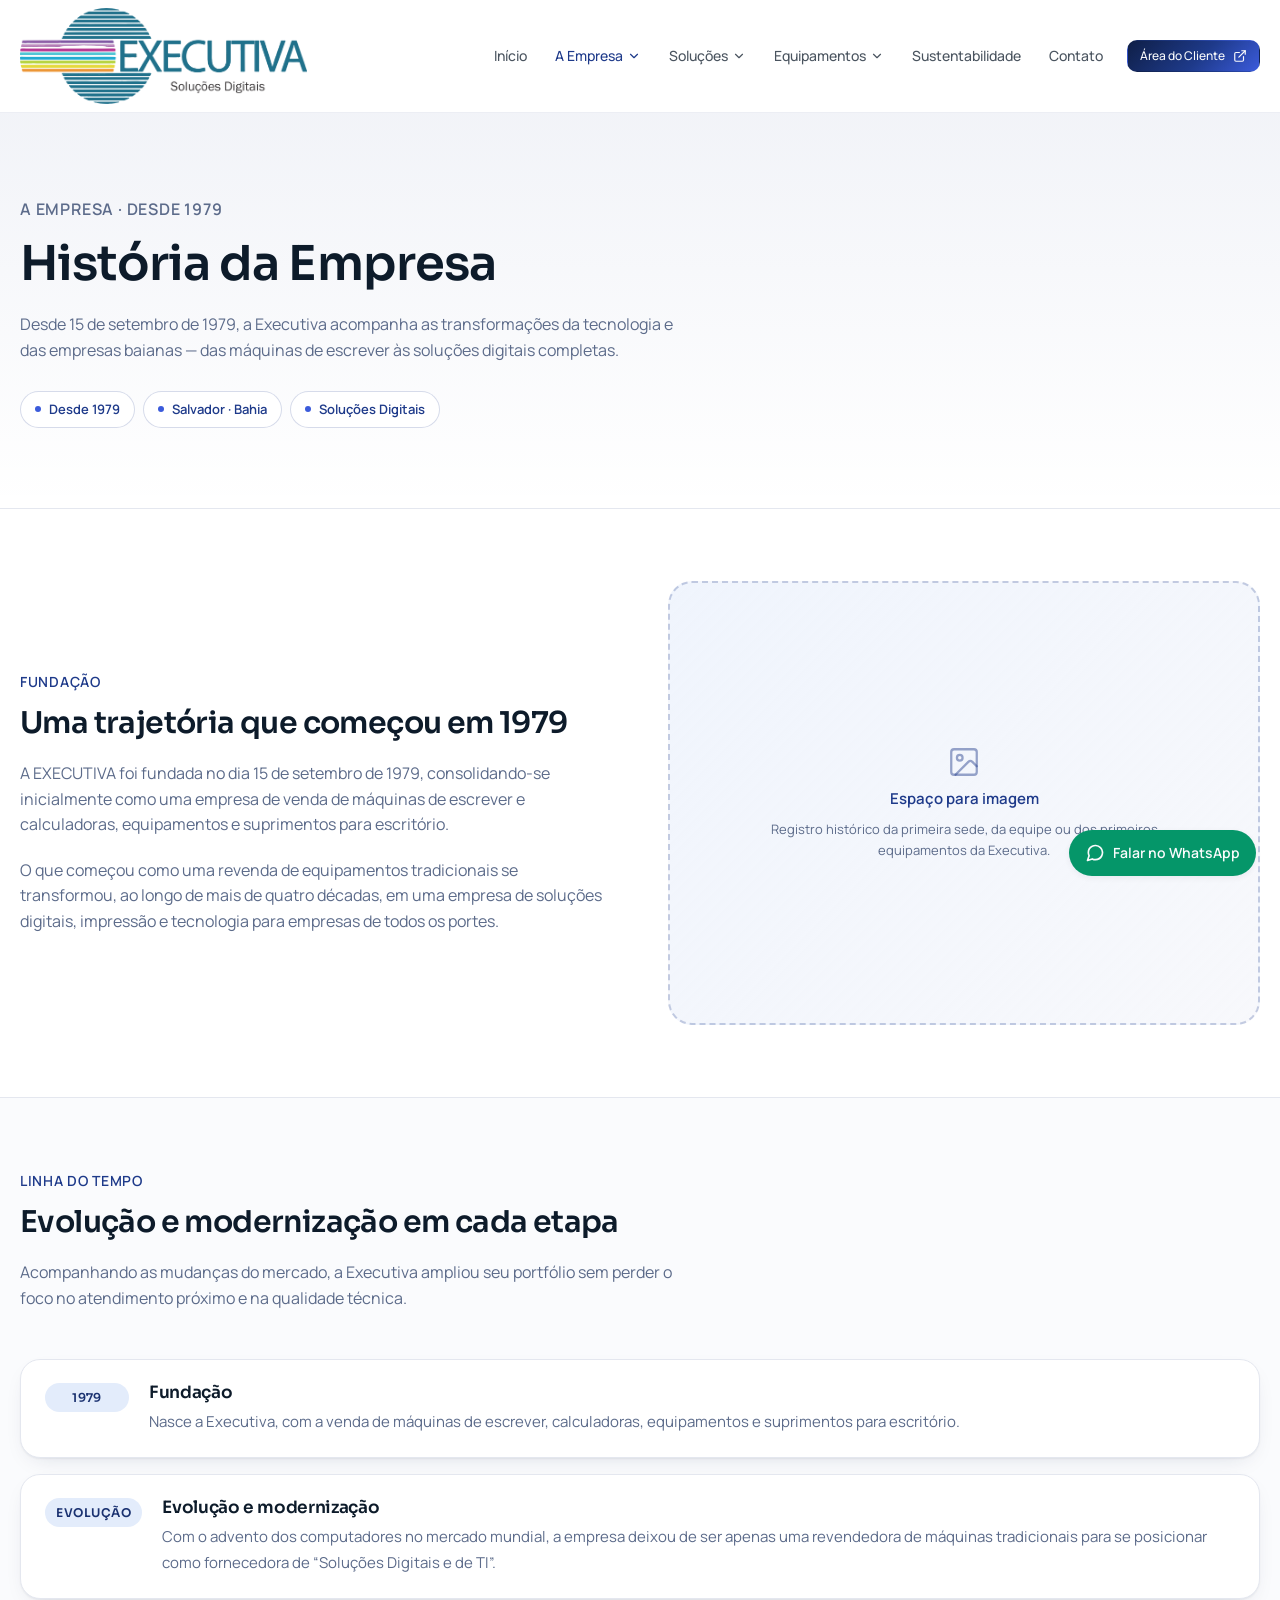
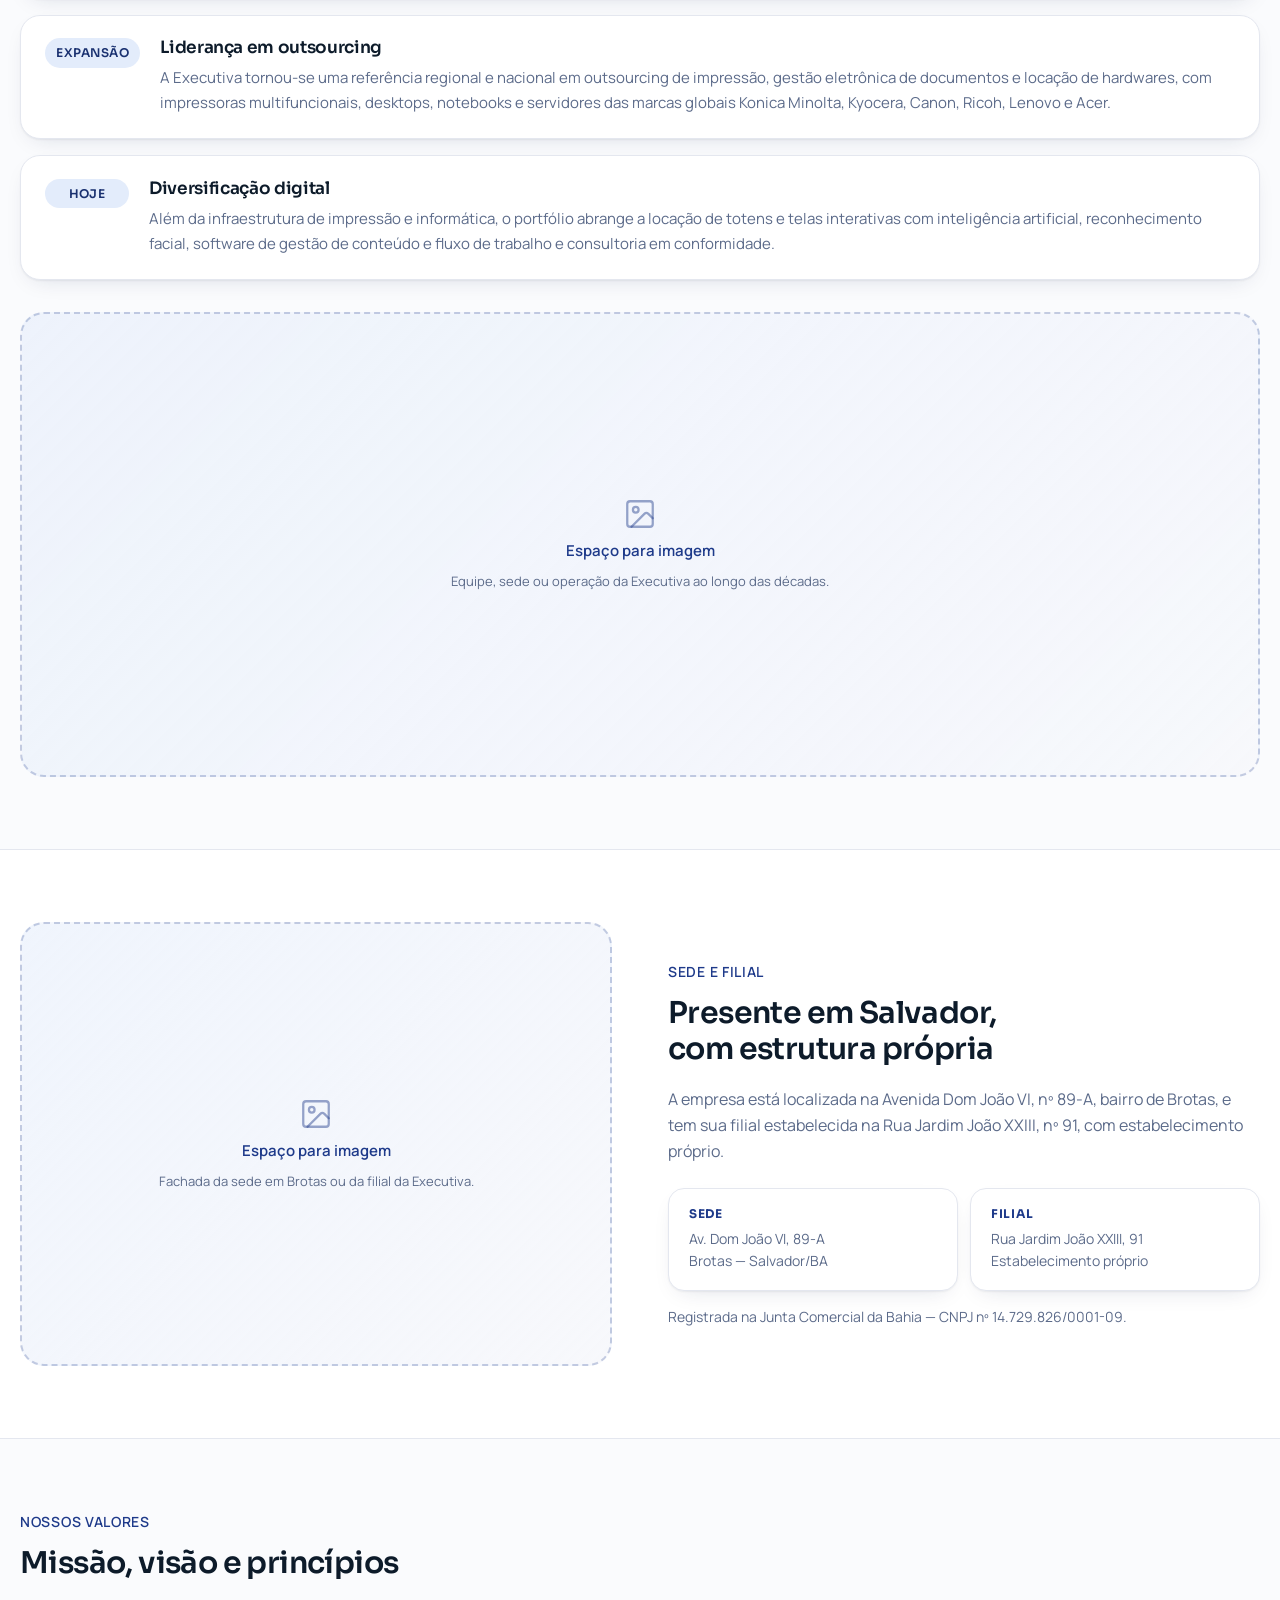
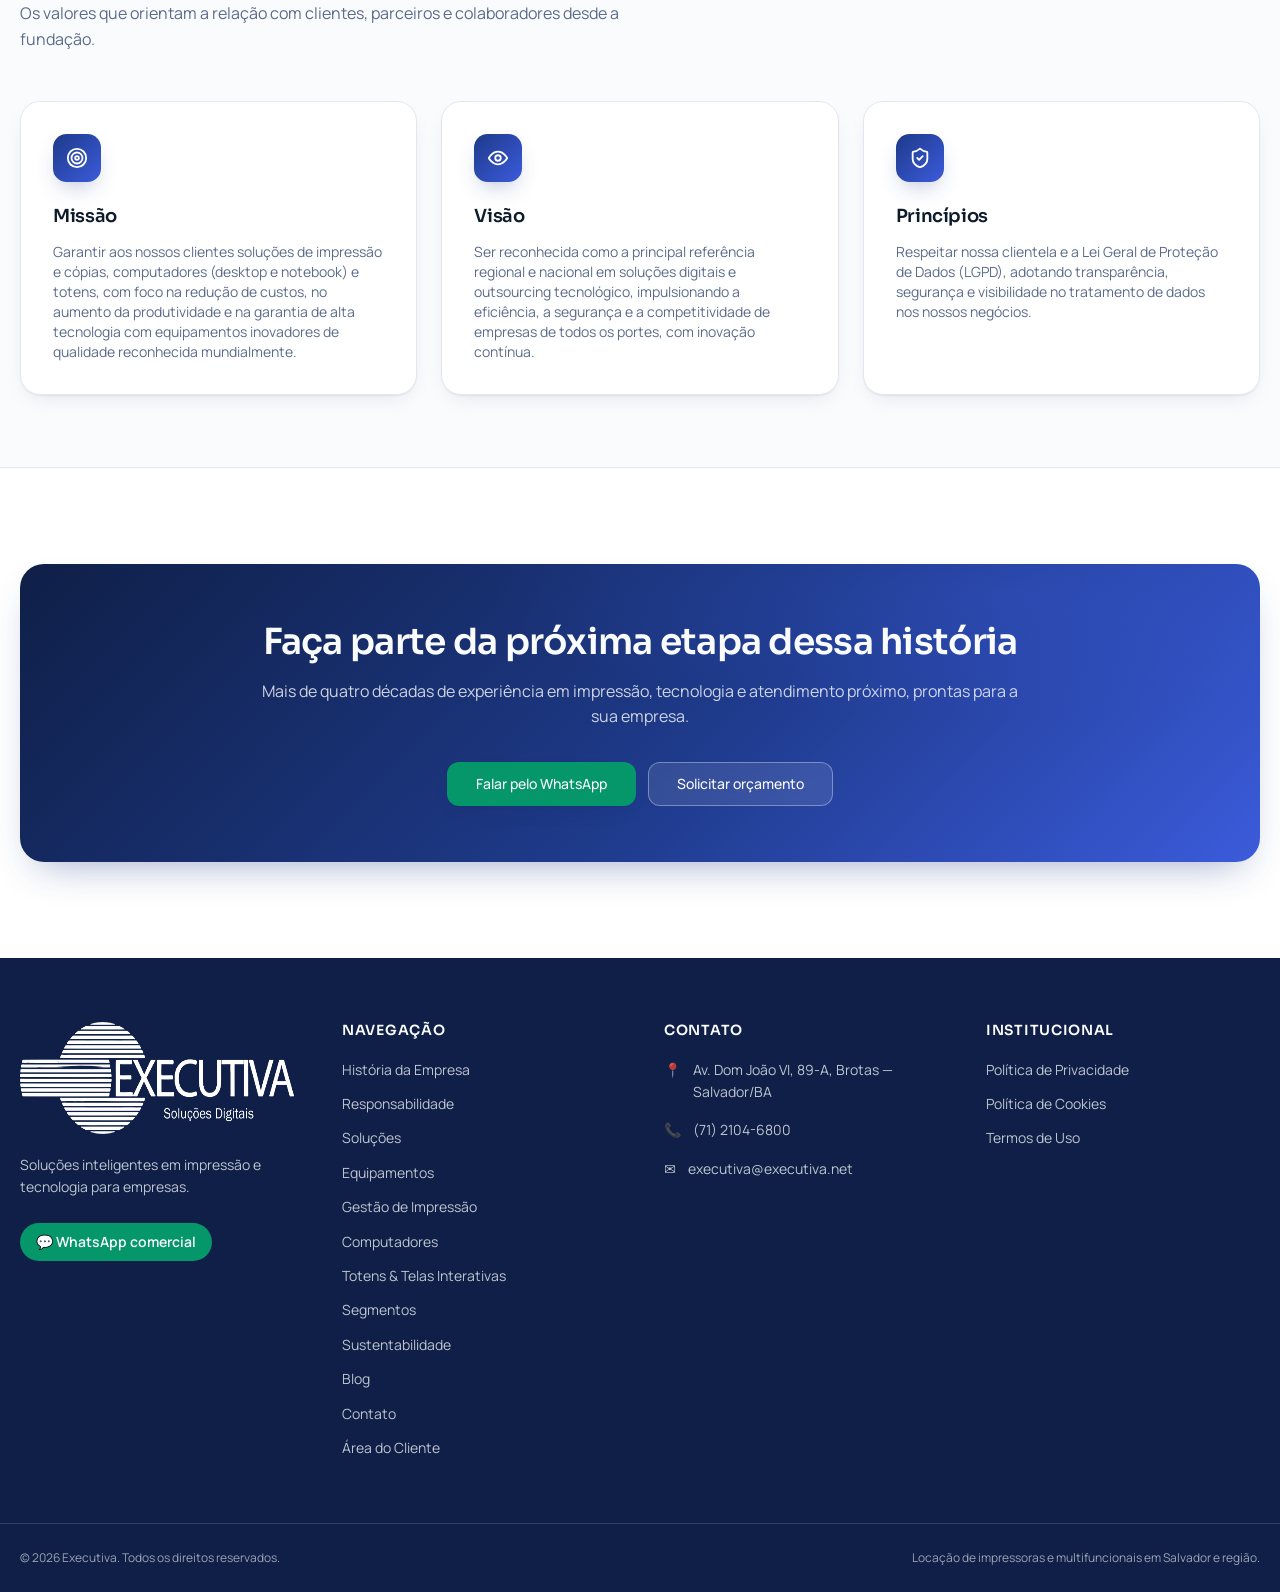
<file: historia-da-empresa.html>
<!DOCTYPE html>
<html lang="pt-BR">
<head>
  <meta charset="UTF-8">
  <meta name="viewport" content="width=device-width, initial-scale=1.0">
  <title>História da Empresa | Executiva — Desde 1979</title>
  <meta name="description" content="Conheça a história da Executiva: fundada em 1979, a empresa evoluiu de máquinas de escrever a soluções digitais, outsourcing de impressão e tecnologia para empresas.">
  <link rel="icon" href="imagens/favicon.png" type="image/png">
  <link rel="stylesheet" href="css/styles.css?v=20261116">
</head>
<body>

<header class="site-header">
  <div class="container header-inner">
    <a href="index.html" class="logo" aria-label="Executiva — página inicial">
      <img src="imagens/logo-executiva.png" alt="Executiva" width="251" height="115">
    </a>

    <nav class="desktop-nav" aria-label="Menu principal">
      <a href="index.html" class="nav-link">Início</a>
      <div class="dropdown">
        <a href="historia-da-empresa.html" class="nav-link active">
          A Empresa
          <svg width="14" height="14" viewBox="0 0 24 24" fill="none" stroke="currentColor" stroke-width="2" stroke-linecap="round" stroke-linejoin="round" aria-hidden="true"><polyline points="6 9 12 15 18 9"></polyline></svg>
        </a>
        <div class="dropdown-menu">
          <a href="historia-da-empresa.html" class="dropdown-item">História da Empresa</a>
          <a href="responsabilidade.html" class="dropdown-item">Responsabilidade</a>
        </div>
      </div>
      <div class="dropdown">
        <a href="solucoes.html" class="nav-link">
          Soluções
          <svg width="14" height="14" viewBox="0 0 24 24" fill="none" stroke="currentColor" stroke-width="2" stroke-linecap="round" stroke-linejoin="round" aria-hidden="true"><polyline points="6 9 12 15 18 9"></polyline></svg>
        </a>
        <div class="dropdown-menu">
          <a href="solucoes.html#locacao-de-impressoras" class="dropdown-item">Locação de Impressoras</a>
          <a href="solucoes.html#locacao-de-multifuncionais" class="dropdown-item">Locação de Multifuncionais</a>
          <a href="solucoes.html#outsourcing-de-impressao" class="dropdown-item">Outsourcing de Impressão</a>
          <a href="gestao-impressao.html" class="dropdown-item">Gestão de Impressão</a>
          <a href="solucoes.html#outras-solucoes" class="dropdown-item">Outras Soluções</a>
        </div>
      </div>
      <div class="dropdown">
        <a href="equipamentos.html" class="nav-link">
          Equipamentos
          <svg width="14" height="14" viewBox="0 0 24 24" fill="none" stroke="currentColor" stroke-width="2" stroke-linecap="round" stroke-linejoin="round" aria-hidden="true"><polyline points="6 9 12 15 18 9"></polyline></svg>
        </a>
                <div class="dropdown-menu">
          <div class="dropdown-subgroup">
            <a href="equipamentos.html" class="dropdown-item dropdown-with-sub">
              Impressoras
              <svg width="12" height="12" viewBox="0 0 24 24" fill="none" stroke="currentColor" stroke-width="2" stroke-linecap="round" stroke-linejoin="round" aria-hidden="true"><polyline points="9 6 15 12 9 18"></polyline></svg>
            </a>
            <div class="dropdown-submenu">
              <a href="equipamentos.html?categoria=impressora-color" class="dropdown-item">Impressoras Coloridas</a>
              <a href="equipamentos.html?categoria=impressora-pb" class="dropdown-item">Impressoras P&amp;B</a>
              <a href="equipamentos.html?categoria=multifuncionais-color" class="dropdown-item">Multifuncionais Coloridas</a>
              <a href="equipamentos.html?categoria=multifuncionais-pb" class="dropdown-item">Multifuncionais P&amp;B</a>
              <a href="equipamentos.html?categoria=flexografia" class="dropdown-item">Flexografia</a>
              <a href="equipamentos.html?categoria=ploter" class="dropdown-item">Plotters</a>
              <a href="equipamentos.html?categoria=scaner" class="dropdown-item">Scanners</a>
              <a href="equipamentos.html?categoria=etiquetas" class="dropdown-item">Etiquetas</a>
              <a href="equipamentos.html?categoria=cartoes" class="dropdown-item">Cartões</a>
              <a href="equipamentos.html?categoria=producao" class="dropdown-item">Produção Gráfica</a>
            </div>
          </div>
          <div class="dropdown-subgroup">
            <a href="computadores.html" class="dropdown-item dropdown-with-sub">
              Computadores
              <svg width="12" height="12" viewBox="0 0 24 24" fill="none" stroke="currentColor" stroke-width="2" stroke-linecap="round" stroke-linejoin="round" aria-hidden="true"><polyline points="9 6 15 12 9 18"></polyline></svg>
            </a>
            <div class="dropdown-submenu">
              <a href="computadores.html?categoria=desktops" class="dropdown-item">Computadores</a>
              <a href="computadores.html?categoria=notebooks" class="dropdown-item">Notebooks</a>
              <a href="computadores.html?categoria=servidores" class="dropdown-item">Servidores</a>
            </div>
          </div>
          <a href="totens.html" class="dropdown-item">Totens &amp; Telas Interativas</a>
        </div>
      </div>
      <a href="sustentabilidade.html" class="nav-link">Sustentabilidade</a>
      <a href="contato.html" class="nav-link">Contato</a>
      <a href="https://centralexecutiva.com.br" target="_blank" rel="noopener noreferrer" class="btn btn-hero btn-sm header-cta">
        Área do Cliente
        <svg width="14" height="14" viewBox="0 0 24 24" fill="none" stroke="currentColor" stroke-width="2" stroke-linecap="round" stroke-linejoin="round" aria-hidden="true"><path d="M18 13v6a2 2 0 0 1-2 2H5a2 2 0 0 1-2-2V8a2 2 0 0 1 2-2h6"></path><polyline points="15 3 21 3 21 9"></polyline><line x1="10" y1="14" x2="21" y2="3"></line></svg>
      </a>
    </nav>

    <button type="button" id="menuToggle" class="mobile-toggle" aria-expanded="false" aria-label="Abrir menu">
      <svg width="20" height="20" viewBox="0 0 24 24" fill="none" stroke="currentColor" stroke-width="2" stroke-linecap="round" stroke-linejoin="round"><line x1="3" y1="6" x2="21" y2="6"></line><line x1="3" y1="12" x2="21" y2="12"></line><line x1="3" y1="18" x2="21" y2="18"></line></svg>
    </button>
  </div>

  <div id="mobileMenu" class="mobile-menu">
    <div class="container">
      <nav aria-label="Menu mobile">
        <a href="index.html" class="mobile-link">Início</a>
        <a href="historia-da-empresa.html" class="mobile-link active">A Empresa</a>
        <a href="historia-da-empresa.html" class="mobile-link mobile-sublink">História da Empresa</a>
        <a href="responsabilidade.html" class="mobile-link mobile-sublink">Responsabilidade</a>
        <a href="solucoes.html" class="mobile-link">Soluções</a>
        <a href="gestao-impressao.html" class="mobile-link">Gestão de Impressão</a>
        <a href="equipamentos.html" class="mobile-link">Equipamentos</a>
        <a href="computadores.html" class="mobile-link">Computadores</a>
        <a href="totens.html" class="mobile-link">Totens &amp; Telas</a>
        <a href="sustentabilidade.html" class="mobile-link">Sustentabilidade</a>
        <a href="contato.html" class="mobile-link">Contato</a>
        <div class="mobile-menu-cta">
          <a href="https://centralexecutiva.com.br" target="_blank" rel="noopener noreferrer" class="btn btn-hero btn-lg w-full">Área do Cliente</a>
        </div>
      </nav>
    </div>
  </div>
</header>

<main>
  <section class="page-header">
    <div class="container page-header-inner">
      <div class="reveal">
        <p class="page-header-eyebrow">A Empresa · Desde 1979</p>
        <h1>História da Empresa</h1>
        <p>Desde 15 de setembro de 1979, a Executiva acompanha as transformações da tecnologia e das empresas baianas — das máquinas de escrever às soluções digitais completas.</p>
        <ul class="hero-tags">
          <li>Desde 1979</li>
          <li>Salvador · Bahia</li>
          <li>Soluções Digitais</li>
        </ul>
      </div>
    </div>
  </section>

  <section class="container section-padded">
    <div class="grid-2-lg gap-14 items-center">
      <div class="reveal">
        <p class="section-eyebrow">Fundação</p>
        <h2 class="section-title text-3xl">Uma trajetória que começou em 1979</h2>
        <p class="section-description">A EXECUTIVA foi fundada no dia 15 de setembro de 1979, consolidando-se inicialmente como uma empresa de venda de máquinas de escrever e calculadoras, equipamentos e suprimentos para escritório.</p>
        <p class="section-description">O que começou como uma revenda de equipamentos tradicionais se transformou, ao longo de mais de quatro décadas, em uma empresa de soluções digitais, impressão e tecnologia para empresas de todos os portes.</p>
      </div>

      <!-- IMAGEM: quando a foto estiver pronta, substitua este bloco por uma <figure class="history-figure"> com a imagem. -->
      <figure class="reveal from-left image-slot image-slot--media">
        <svg width="34" height="34" viewBox="0 0 24 24" fill="none" stroke="currentColor" stroke-width="1.6" stroke-linecap="round" stroke-linejoin="round" aria-hidden="true"><rect x="3" y="3" width="18" height="18" rx="2" ry="2"></rect><circle cx="9" cy="9" r="2"></circle><path d="m21 15-3.086-3.086a2 2 0 0 0-2.828 0L6 21"></path></svg>
        <figcaption class="image-slot-title">Espaço para imagem</figcaption>
        <p class="image-slot-text">Registro histórico da primeira sede, da equipe ou dos primeiros equipamentos da Executiva.</p>
      </figure>
    </div>
  </section>

  <section class="section-bordered section-padded">
    <div class="container">
      <div class="reveal max-w-2xl">
        <p class="section-eyebrow">Linha do tempo</p>
        <h2 class="section-title text-3xl">Evolução e modernização em cada etapa</h2>
        <p class="section-description">Acompanhando as mudanças do mercado, a Executiva ampliou seu portfólio sem perder o foco no atendimento próximo e na qualidade técnica.</p>
      </div>

      <div class="history-timeline mt-12">
        <article class="reveal history-item">
          <span class="history-year">1979</span>
          <div>
            <h3>Fundação</h3>
            <p>Nasce a Executiva, com a venda de máquinas de escrever, calculadoras, equipamentos e suprimentos para escritório.</p>
          </div>
        </article>

        <article class="reveal history-item">
          <span class="history-year">Evolução</span>
          <div>
            <h3>Evolução e modernização</h3>
            <p>Com o advento dos computadores no mercado mundial, a empresa deixou de ser apenas uma revendedora de máquinas tradicionais para se posicionar como fornecedora de “Soluções Digitais e de TI”.</p>
          </div>
        </article>

        <article class="reveal history-item">
          <span class="history-year">Expansão</span>
          <div>
            <h3>Liderança em outsourcing</h3>
            <p>A Executiva tornou-se uma referência regional e nacional em outsourcing de impressão, gestão eletrônica de documentos e locação de hardwares, com impressoras multifuncionais, desktops, notebooks e servidores das marcas globais Konica Minolta, Kyocera, Canon, Ricoh, Lenovo e Acer.</p>
          </div>
        </article>

        <article class="reveal history-item">
          <span class="history-year">Hoje</span>
          <div>
            <h3>Diversificação digital</h3>
            <p>Além da infraestrutura de impressão e informática, o portfólio abrange a locação de totens e telas interativas com inteligência artificial, reconhecimento facial, software de gestão de conteúdo e fluxo de trabalho e consultoria em conformidade.</p>
          </div>
        </article>
      </div>

      <!-- IMAGEM: quando a foto estiver pronta, substitua este bloco por uma <figure class="history-figure"> com a imagem. -->
      <figure class="reveal image-slot image-slot--wide mt-8">
        <svg width="34" height="34" viewBox="0 0 24 24" fill="none" stroke="currentColor" stroke-width="1.6" stroke-linecap="round" stroke-linejoin="round" aria-hidden="true"><rect x="3" y="3" width="18" height="18" rx="2" ry="2"></rect><circle cx="9" cy="9" r="2"></circle><path d="m21 15-3.086-3.086a2 2 0 0 0-2.828 0L6 21"></path></svg>
        <figcaption class="image-slot-title">Espaço para imagem</figcaption>
        <p class="image-slot-text">Equipe, sede ou operação da Executiva ao longo das décadas.</p>
      </figure>
    </div>
  </section>

  <section class="container section-padded">
    <div class="grid-2-lg gap-14 items-center">
      <!-- IMAGEM: quando a foto estiver pronta, substitua este bloco por uma <figure class="history-figure"> com a imagem. -->
      <figure class="reveal from-left image-slot image-slot--media">
        <svg width="34" height="34" viewBox="0 0 24 24" fill="none" stroke="currentColor" stroke-width="1.6" stroke-linecap="round" stroke-linejoin="round" aria-hidden="true"><rect x="3" y="3" width="18" height="18" rx="2" ry="2"></rect><circle cx="9" cy="9" r="2"></circle><path d="m21 15-3.086-3.086a2 2 0 0 0-2.828 0L6 21"></path></svg>
        <figcaption class="image-slot-title">Espaço para imagem</figcaption>
        <p class="image-slot-text">Fachada da sede em Brotas ou da filial da Executiva.</p>
      </figure>

      <div class="reveal">
        <p class="section-eyebrow">Sede e filial</p>
        <h2 class="section-title text-3xl">Presente em Salvador, com estrutura própria</h2>
        <p class="section-description">A empresa está localizada na Avenida Dom João VI, nº 89-A, bairro de Brotas, e tem sua filial estabelecida na Rua Jardim João XXIII, nº 91, com estabelecimento próprio.</p>

        <div class="history-addresses">
          <div class="history-address">
            <h3>Sede</h3>
            <p>Av. Dom João VI, 89-A<br>Brotas — Salvador/BA</p>
          </div>
          <div class="history-address">
            <h3>Filial</h3>
            <p>Rua Jardim João XXIII, 91<br>Estabelecimento próprio</p>
          </div>
        </div>

        <p class="mt-4 text-sm text-muted">Registrada na Junta Comercial da Bahia — CNPJ nº 14.729.826/0001-09.</p>
      </div>
    </div>
  </section>

  <section class="section-bordered section-padded">
    <div class="container">
      <div class="reveal max-w-2xl">
        <p class="section-eyebrow">Nossos valores</p>
        <h2 class="section-title text-3xl">Missão, visão e princípios</h2>
        <p class="section-description">Os valores que orientam a relação com clientes, parceiros e colaboradores desde a fundação.</p>
      </div>

      <div class="grid-3-md gap-6 mt-12">
        <article class="reveal card card-hover h-full p-8">
          <span class="advantage-icon" aria-hidden="true">
            <svg width="22" height="22" viewBox="0 0 24 24" fill="none" stroke="currentColor" stroke-width="2" stroke-linecap="round" stroke-linejoin="round"><circle cx="12" cy="12" r="10"></circle><circle cx="12" cy="12" r="6"></circle><circle cx="12" cy="12" r="2"></circle></svg>
          </span>
          <h3 class="mt-5 font-display text-lg font-semibold">Missão</h3>
          <p class="mt-3 text-sm text-muted">Garantir aos nossos clientes soluções de impressão e cópias, computadores (desktop e notebook) e totens, com foco na redução de custos, no aumento da produtividade e na garantia de alta tecnologia com equipamentos inovadores de qualidade reconhecida mundialmente.</p>
        </article>

        <article class="reveal card card-hover h-full p-8">
          <span class="advantage-icon" aria-hidden="true">
            <svg width="22" height="22" viewBox="0 0 24 24" fill="none" stroke="currentColor" stroke-width="2" stroke-linecap="round" stroke-linejoin="round"><path d="M2 12s3.5-7 10-7 10 7 10 7-3.5 7-10 7-10-7-10-7Z"></path><circle cx="12" cy="12" r="3"></circle></svg>
          </span>
          <h3 class="mt-5 font-display text-lg font-semibold">Visão</h3>
          <p class="mt-3 text-sm text-muted">Ser reconhecida como a principal referência regional e nacional em soluções digitais e outsourcing tecnológico, impulsionando a eficiência, a segurança e a competitividade de empresas de todos os portes, com inovação contínua.</p>
        </article>

        <article class="reveal card card-hover h-full p-8">
          <span class="advantage-icon" aria-hidden="true">
            <svg width="22" height="22" viewBox="0 0 24 24" fill="none" stroke="currentColor" stroke-width="2" stroke-linecap="round" stroke-linejoin="round"><path d="M20 13c0 5-3.5 7.5-7.66 8.95a1 1 0 0 1-.67-.01C7.5 20.5 4 18 4 13V6a1 1 0 0 1 1-1c2 0 4.5-1.2 6.24-2.72a1.17 1.17 0 0 1 1.52 0C14.51 3.81 17 5 19 5a1 1 0 0 1 1 1z"></path><path d="m9 12 2 2 4-4"></path></svg>
          </span>
          <h3 class="mt-5 font-display text-lg font-semibold">Princípios</h3>
          <p class="mt-3 text-sm text-muted">Respeitar nossa clientela e a Lei Geral de Proteção de Dados (LGPD), adotando transparência, segurança e visibilidade no tratamento de dados nos nossos negócios.</p>
        </article>
      </div>
    </div>
  </section>

  <section class="cta-band">
    <div class="container">
      <div class="cta-band-inner">
        <div class="cta-band-overlay" aria-hidden="true"></div>
        <div class="cta-band-content">
          <h2>Faça parte da próxima etapa dessa história</h2>
          <p>Mais de quatro décadas de experiência em impressão, tecnologia e atendimento próximo, prontas para a sua empresa.</p>
          <div class="cta-band-actions">
            <a href="https://api.whatsapp.com/send?phone=5571996363349&text=Ol%C3%A1%2C%20gostaria%20de%20falar%20com%20a%20equipe%20da%20Executiva." target="_blank" rel="noopener noreferrer" class="btn btn-lg btn-whatsapp">
              Falar pelo WhatsApp
            </a>
            <a href="orcamento.html" class="btn btn-lg btn-ondark">Solicitar orçamento</a>
          </div>
        </div>
      </div>
    </div>
  </section>
</main>

<footer class="site-footer">
  <div class="container footer-grid footer-4">
    <div class="footer-brand">
      <img src="imagens/logo-executiva.png" alt="Executiva" loading="lazy" class="invert-logo">
      <p>Soluções inteligentes em impressão e tecnologia para empresas.</p>
      <a href="https://api.whatsapp.com/send?phone=5571996363349&text=Ol%C3%A1%2C%20gostaria%20de%20conhecer%20as%20solu%C3%A7%C3%B5es%20de%20loca%C3%A7%C3%A3o%20de%20impressoras%20da%20Executiva." target="_blank" rel="noopener noreferrer" class="footer-wa">
        💬 WhatsApp comercial
      </a>
    </div>

    <nav aria-label="Links do rodapé">
      <h2>Navegação</h2>
      <ul class="footer-links">
        <li><a href="historia-da-empresa.html">História da Empresa</a></li>
        <li><a href="responsabilidade.html">Responsabilidade</a></li>
        <li><a href="solucoes.html">Soluções</a></li>
        <li><a href="equipamentos.html">Equipamentos</a></li>
        <li><a href="gestao-impressao.html">Gestão de Impressão</a></li>
        <li><a href="computadores.html">Computadores</a></li>
        <li><a href="totens.html">Totens &amp; Telas Interativas</a></li>
        <li><a href="#">Segmentos</a></li>
        <li><a href="sustentabilidade.html">Sustentabilidade</a></li>
        <li><a href="blog.html">Blog</a></li>
        <li><a href="contato.html">Contato</a></li>
        <li><a href="https://centralexecutiva.com.br" target="_blank" rel="noopener noreferrer">Área do Cliente</a></li>
      </ul>
    </nav>

    <div>
      <h2>Contato</h2>
      <ul class="footer-contact">
        <li>
          <span aria-hidden="true">📍</span>
          <span>Av. Dom João VI, 89-A, Brotas — Salvador/BA</span>
        </li>
        <li>
          <span aria-hidden="true">📞</span>
          <a href="tel:+557121046800" class="hover\:text-primary-fg">(71) 2104-6800</a>
        </li>
        <li>
          <span aria-hidden="true">✉️</span>
          <a href="mailto:executiva@executiva.net" class="hover\:text-primary-fg">executiva@executiva.net</a>
        </li>
      </ul>
    </div>

    <div>
      <h2>Institucional</h2>
      <ul class="footer-links">
        <li><a href="#">Política de Privacidade</a></li>
        <li><a href="#">Política de Cookies</a></li>
        <li><a href="#">Termos de Uso</a></li>
      </ul>
    </div>
  </div>

  <div class="footer-bottom">
    <div class="container footer-bottom-inner">
      <p>© <span id="currentYear">2026</span> Executiva. Todos os direitos reservados.</p>
      <p>Locação de impressoras e multifuncionais em Salvador e região.</p>
    </div>
  </div>
</footer>

<a id="whatsappFab" class="whatsapp-fab" href="https://api.whatsapp.com/send?phone=5571996363349&text=Ol%C3%A1%2C%20vim%20do%20site%20da%20Executiva." target="_blank" rel="noopener noreferrer" aria-label="Falar com a Executiva pelo WhatsApp">
  <svg width="20" height="20" viewBox="0 0 24 24" fill="none" stroke="currentColor" stroke-width="2" stroke-linecap="round" stroke-linejoin="round"><path d="M21 11.5a8.38 8.38 0 0 1-.9 3.8 8.5 8.5 0 0 1-7.6 4.7 8.38 8.38 0 0 1-3.8-.9L3 21l1.9-5.7a8.38 8.38 0 0 1-.9-3.8 8.5 8.5 0 0 1 4.7-7.6 8.38 8.38 0 0 1 3.8-.9h.5a8.48 8.48 0 0 1 8 8v.5z"></path></svg>
  <span>Falar no WhatsApp</span>
</a>

<script defer src="js/main.js"></script>
</body>
</html>
</file>
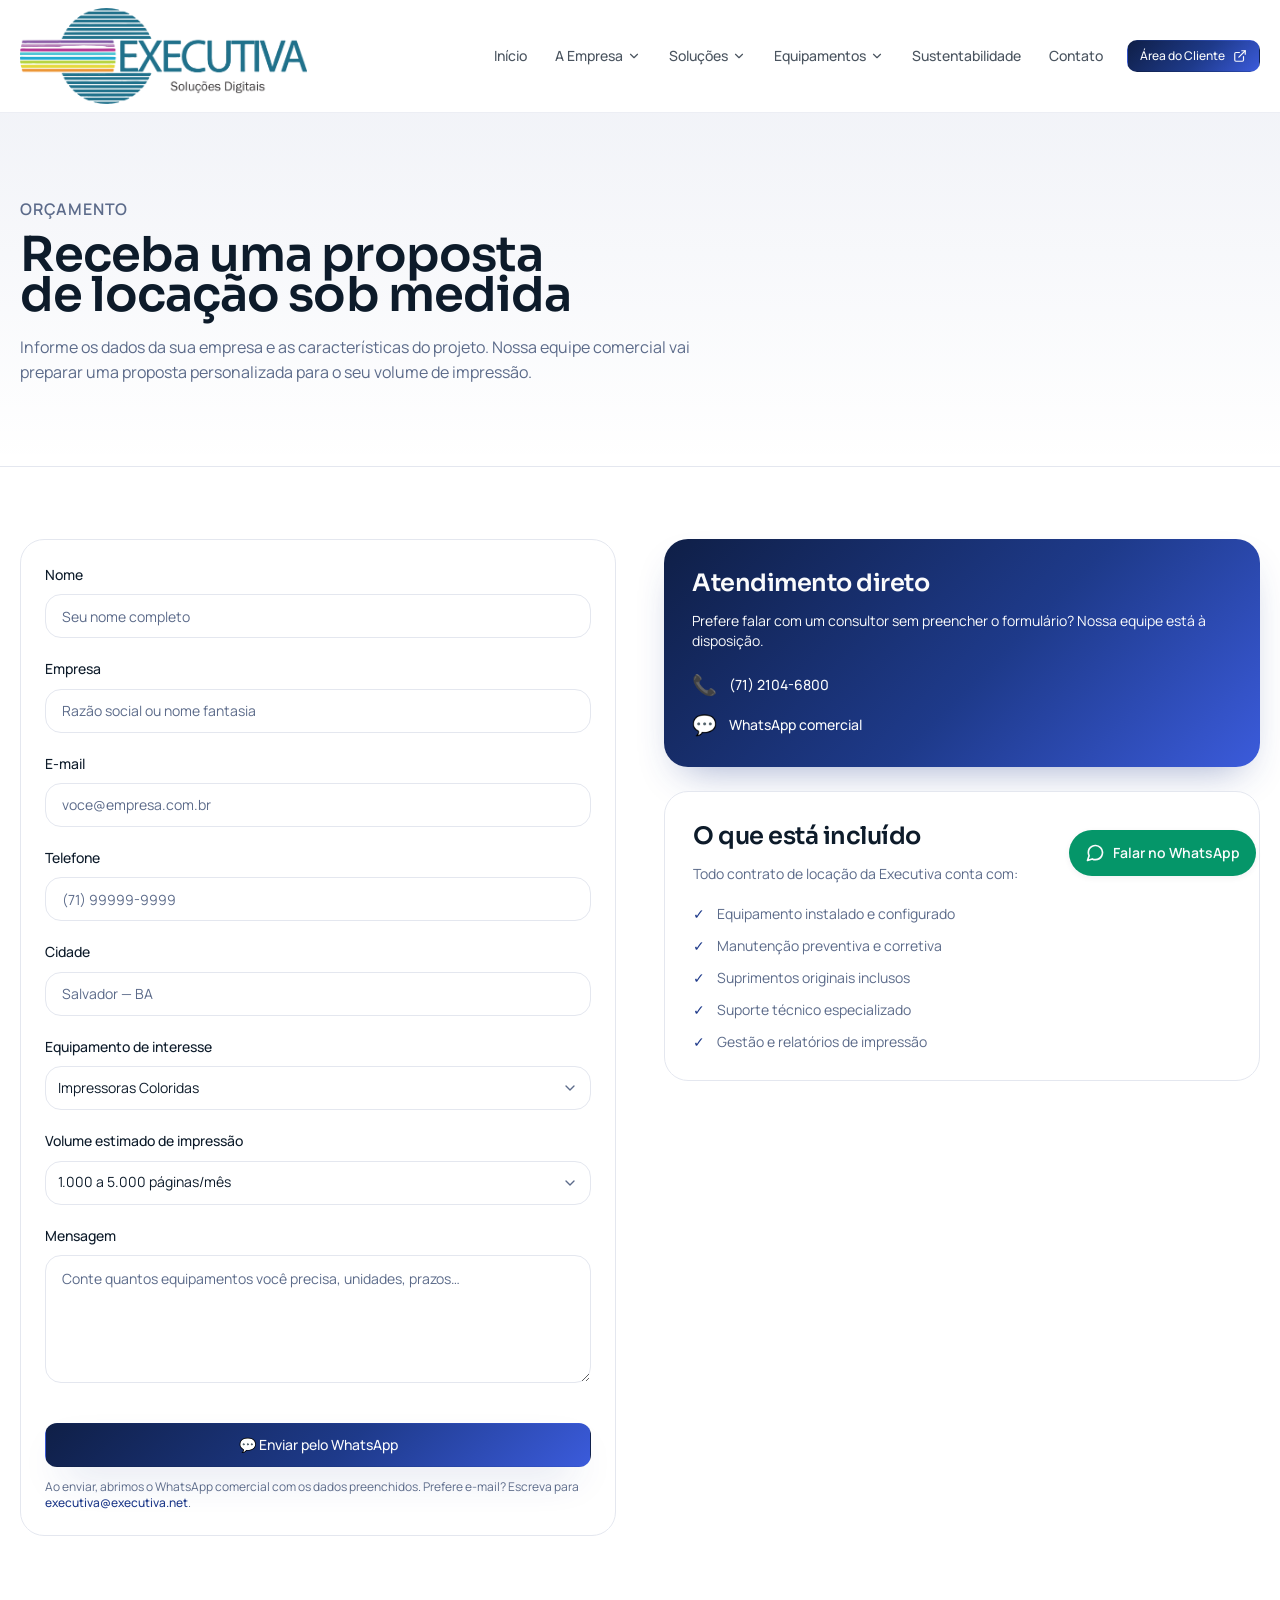
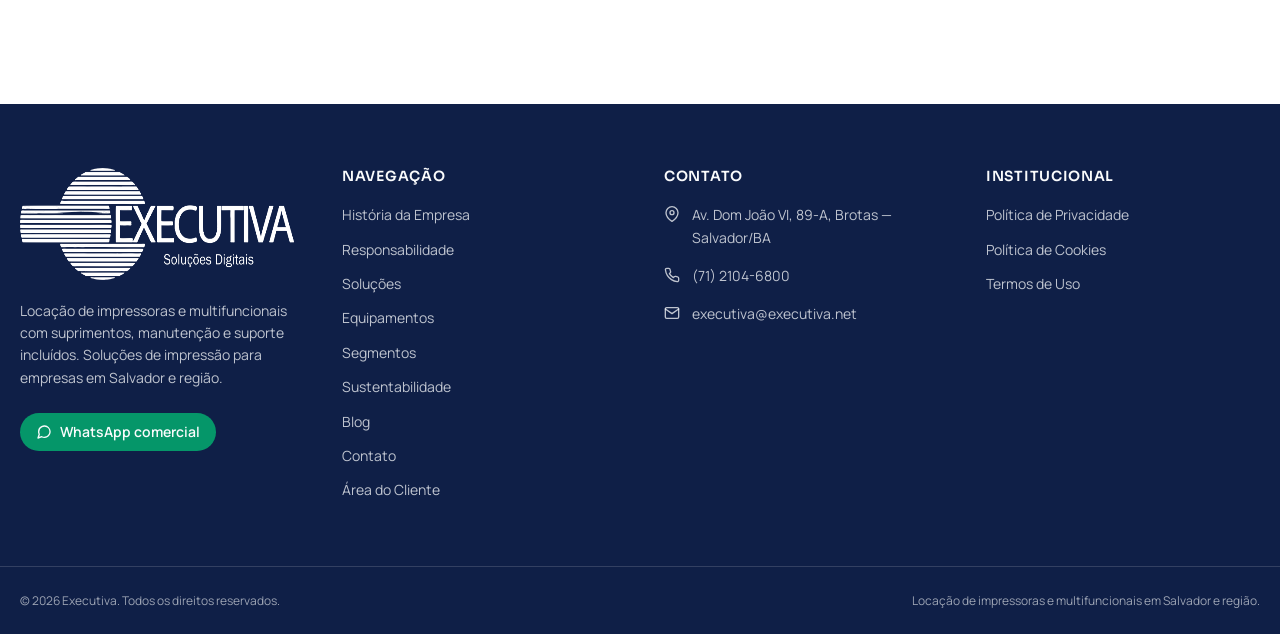
<file: orcamento.html>
<!DOCTYPE html>
<html lang="pt-BR">
<head>
<meta charset="UTF-8">
<meta name="viewport" content="width=device-width, initial-scale=1.0">
<title>Solicitar Orçamento de Locação de Impressoras | Executiva</title>
<meta name="description" content="Peça um orçamento de locação de impressoras e multifuncionais. Informe seu volume de impressão e receba uma proposta sob medida da Executiva.">
<link rel="icon" href="imagens/favicon.png" type="image/png">
<link rel="stylesheet" href="css/styles.css?v=20261116">
</head>
<body>

<header class="site-header">
  <div class="container header-inner">
    <a href="index.html" class="logo" aria-label="Executiva — página inicial">
      <img src="imagens/logo-executiva.png" alt="Executiva — soluções em impressão" width="251" height="115">
    </a>

    <nav class="desktop-nav" aria-label="Menu principal">
      <a href="index.html" class="nav-link">Início</a>
            <div class="dropdown">
        <a href="historia-da-empresa.html" class="nav-link">
          A Empresa
          <svg width="14" height="14" viewBox="0 0 24 24" fill="none" stroke="currentColor" stroke-width="2" stroke-linecap="round" stroke-linejoin="round" aria-hidden="true"><polyline points="6 9 12 15 18 9"></polyline></svg>
        </a>
        <div class="dropdown-menu">
          <a href="historia-da-empresa.html" class="dropdown-item">História da Empresa</a>
          <a href="responsabilidade.html" class="dropdown-item">Responsabilidade</a>
        </div>
      </div>
      <div class="dropdown">
        <a href="solucoes.html" class="nav-link">
          Soluções
          <svg xmlns="http://www.w3.org/2000/svg" width="14" height="14" viewBox="0 0 24 24" fill="none" stroke="currentColor" stroke-width="2" stroke-linecap="round" stroke-linejoin="round" aria-hidden="true"><polyline points="6 9 12 15 18 9"></polyline></svg>
        </a>
        <div class="dropdown-menu">
          <a href="solucoes.html#locacao-de-impressoras" class="dropdown-item">Locação de Impressoras</a>
          <a href="solucoes.html#locacao-de-multifuncionais" class="dropdown-item">Locação de Multifuncionais</a>
          <a href="solucoes.html#outsourcing-de-impressao" class="dropdown-item">Outsourcing de Impressão</a>
          <a href="gestao-impressao.html" class="dropdown-item">Gestão de Impressão</a>
          <a href="solucoes.html#outras-solucoes" class="dropdown-item">Outras Soluções</a>
        </div>
      </div>
      <div class="dropdown">
        <a href="equipamentos.html" class="nav-link">
          Equipamentos
          <svg xmlns="http://www.w3.org/2000/svg" width="14" height="14" viewBox="0 0 24 24" fill="none" stroke="currentColor" stroke-width="2" stroke-linecap="round" stroke-linejoin="round" aria-hidden="true"><polyline points="6 9 12 15 18 9"></polyline></svg>
        </a>
                <div class="dropdown-menu">
          <div class="dropdown-subgroup">
            <a href="equipamentos.html" class="dropdown-item dropdown-with-sub">
              Impressoras
              <svg width="12" height="12" viewBox="0 0 24 24" fill="none" stroke="currentColor" stroke-width="2" stroke-linecap="round" stroke-linejoin="round" aria-hidden="true"><polyline points="9 6 15 12 9 18"></polyline></svg>
            </a>
            <div class="dropdown-submenu">
              <a href="equipamentos.html?categoria=impressora-color" class="dropdown-item">Impressoras Coloridas</a>
              <a href="equipamentos.html?categoria=impressora-pb" class="dropdown-item">Impressoras P&amp;B</a>
              <a href="equipamentos.html?categoria=multifuncionais-color" class="dropdown-item">Multifuncionais Coloridas</a>
              <a href="equipamentos.html?categoria=multifuncionais-pb" class="dropdown-item">Multifuncionais P&amp;B</a>
              <a href="equipamentos.html?categoria=flexografia" class="dropdown-item">Flexografia</a>
              <a href="equipamentos.html?categoria=ploter" class="dropdown-item">Plotters</a>
              <a href="equipamentos.html?categoria=scaner" class="dropdown-item">Scanners</a>
              <a href="equipamentos.html?categoria=etiquetas" class="dropdown-item">Etiquetas</a>
              <a href="equipamentos.html?categoria=cartoes" class="dropdown-item">Cartões</a>
              <a href="equipamentos.html?categoria=producao" class="dropdown-item">Produção Gráfica</a>
            </div>
          </div>
          <div class="dropdown-subgroup">
            <a href="computadores.html" class="dropdown-item dropdown-with-sub">
              Computadores
              <svg width="12" height="12" viewBox="0 0 24 24" fill="none" stroke="currentColor" stroke-width="2" stroke-linecap="round" stroke-linejoin="round" aria-hidden="true"><polyline points="9 6 15 12 9 18"></polyline></svg>
            </a>
            <div class="dropdown-submenu">
              <a href="computadores.html?categoria=desktops" class="dropdown-item">Computadores</a>
              <a href="computadores.html?categoria=notebooks" class="dropdown-item">Notebooks</a>
              <a href="computadores.html?categoria=servidores" class="dropdown-item">Servidores</a>
            </div>
          </div>
          <a href="totens.html" class="dropdown-item">Totens &amp; Telas Interativas</a>
        </div>
      </div>
      <a href="sustentabilidade.html" class="nav-link">Sustentabilidade</a>
      <a href="contato.html" class="nav-link">Contato</a>
      <a href="https://centralexecutiva.com.br" target="_blank" rel="noopener noreferrer" class="btn btn-hero btn-sm header-cta">
        Área do Cliente
        <svg xmlns="http://www.w3.org/2000/svg" width="14" height="14" viewBox="0 0 24 24" fill="none" stroke="currentColor" stroke-width="2" stroke-linecap="round" stroke-linejoin="round" aria-hidden="true"><path d="M18 13v6a2 2 0 0 1-2 2H5a2 2 0 0 1-2-2V8a2 2 0 0 1 2-2h6"></path><polyline points="15 3 21 3 21 9"></polyline><line x1="10" y1="14" x2="21" y2="3"></line></svg>
      </a>
    </nav>

    <button type="button" id="menuToggle" class="mobile-toggle" aria-expanded="false" aria-label="Abrir menu">
      <svg xmlns="http://www.w3.org/2000/svg" width="20" height="20" viewBox="0 0 24 24" fill="none" stroke="currentColor" stroke-width="2" stroke-linecap="round" stroke-linejoin="round"><line x1="3" y1="6" x2="21" y2="6"></line><line x1="3" y1="12" x2="21" y2="12"></line><line x1="3" y1="18" x2="21" y2="18"></line></svg>
    </button>
  </div>

  <div class="mobile-menu" id="mobileMenu">
    <div class="container">
      <nav aria-label="Menu mobile">
        <a href="index.html" class="mobile-link">Início</a>
                <a href="historia-da-empresa.html" class="mobile-link">A Empresa</a>
        <a href="historia-da-empresa.html" class="mobile-link mobile-sublink">História da Empresa</a>
        <a href="responsabilidade.html" class="mobile-link mobile-sublink">Responsabilidade</a>
        <a href="solucoes.html" class="mobile-link">Soluções</a>
        <a href="gestao-impressao.html" class="mobile-link">Gestão de Impressão</a>
        <a href="equipamentos.html" class="mobile-link">Equipamentos</a>
        <a href="computadores.html" class="mobile-link">Computadores</a>
        <a href="totens.html" class="mobile-link">Totens &amp; Telas</a>
        <a href="sustentabilidade.html" class="mobile-link">Sustentabilidade</a>
        <a href="contato.html" class="mobile-link">Contato</a>
        <div class="mobile-menu-cta">
          <a href="https://centralexecutiva.com.br" target="_blank" rel="noopener noreferrer" class="btn btn-hero">
            Área do Cliente
          </a>
        </div>
      </nav>
    </div>
  </div>
</header>

<main>
  <section class="page-header">
    <div class="container page-header-inner">
      <div class="reveal">
        <p class="page-header-eyebrow">Orçamento</p>
        <h1 class="text-4xl font-display">Receba uma proposta de locação sob medida</h1>
        <p class="text-muted max-w-2xl">Informe os dados da sua empresa e as características do projeto. Nossa equipe comercial vai preparar uma proposta personalizada para o seu volume de impressão.</p>
      </div>
    </div>
  </section>

  <section class="section-padded">
    <div class="container grid-2-lg gap-12">
      <div class="reveal">
        <form id="orcamentoForm" class="rounded-3xl border bg-card p-6 sm:p-8">
          <div class="grid-2 gap-5">
            <div>
              <label for="nome" class="form-label">Nome</label>
              <input id="nome" name="nome" type="text" required class="form-input" placeholder="Seu nome completo">
            </div>
            <div>
              <label for="empresa" class="form-label">Empresa</label>
              <input id="empresa" name="empresa" type="text" required class="form-input" placeholder="Razão social ou nome fantasia">
            </div>
            <div>
              <label for="email" class="form-label">E-mail</label>
              <input id="email" name="email" type="email" required class="form-input" placeholder="voce@empresa.com.br">
            </div>
            <div>
              <label for="telefone" class="form-label">Telefone</label>
              <input id="telefone" name="telefone" type="tel" required class="form-input" placeholder="(71) 99999-9999">
            </div>
            <div>
              <label for="cidade" class="form-label">Cidade</label>
              <input id="cidade" name="cidade" type="text" class="form-input" placeholder="Salvador — BA">
            </div>
            <div>
              <label for="interesse" class="form-label">Equipamento de interesse</label>
              <select id="interesse" name="interesse" class="form-select">
                <option value="Impressoras Coloridas">Impressoras Coloridas</option>
                <option value="Impressoras P&B">Impressoras P&amp;B</option>
                <option value="Multifuncionais Coloridas">Multifuncionais Coloridas</option>
                <option value="Multifuncionais P&B">Multifuncionais P&amp;B</option>
                <option value="Flexografia">Flexografia</option>
                <option value="Plotters">Plotters</option>
                <option value="Scanners">Scanners</option>
              </select>
            </div>
            <div class="sm:col-span-2">
              <label for="volume" class="form-label">Volume estimado de impressão</label>
              <select id="volume" name="volume" class="form-select">
                <option value="Até 1.000 páginas/mês">Até 1.000 páginas/mês</option>
                <option value="1.000 a 5.000 páginas/mês" selected>1.000 a 5.000 páginas/mês</option>
                <option value="5.000 a 20.000 páginas/mês">5.000 a 20.000 páginas/mês</option>
                <option value="Acima de 20.000 páginas/mês">Acima de 20.000 páginas/mês</option>
              </select>
            </div>
            <div class="sm:col-span-2">
              <label for="mensagem" class="form-label">Mensagem</label>
              <textarea id="mensagem" name="mensagem" rows="4" class="form-textarea" placeholder="Conte quantos equipamentos você precisa, unidades, prazos…"></textarea>
            </div>
          </div>

          <button type="submit" class="btn btn-hero btn-lg mt-8 w-full sm:w-auto">
            💬 Enviar pelo WhatsApp
          </button>
          <p class="mt-3 text-xs text-muted">
            Ao enviar, abrimos o WhatsApp comercial com os dados preenchidos. Prefere e-mail? Escreva para
            <a href="mailto:executiva@executiva.net" class="text-primary font-medium hover:underline">executiva@executiva.net</a>.
          </p>
        </form>
      </div>

      <aside class="space-y-6">
        <div class="reveal" data-delay="70">
          <div class="info-card info-card-dark">
            <h2 class="font-display text-2xl">Atendimento direto</h2>
            <p class="mt-3 text-sm text-primary-fg/85">Prefere falar com um consultor sem preencher o formulário? Nossa equipe está à disposição.</p>
            <ul class="mt-5 space-y-3 text-sm text-primary-fg/85">
              <li class="flex items-center gap-3">
                <span class="text-xl">📞</span>
                <a href="tel:+557121046800" class="hover:text-primary-fg font-medium">(71) 2104-6800</a>
              </li>
              <li class="flex items-center gap-3">
                <span class="text-xl">💬</span>
                <a href="https://api.whatsapp.com/send?phone=5571996363349&text=Ol%C3%A1%2C%20gostaria%20de%20solicitar%20um%20or%C3%A7amento%20para%20a%20minha%20empresa." target="_blank" rel="noopener noreferrer" class="hover:text-primary-fg font-medium">WhatsApp comercial</a>
              </li>
            </ul>
          </div>
        </div>

        <div class="reveal" data-delay="140">
          <div class="info-card info-card-outline">
            <h2 class="font-display text-2xl">O que está incluído</h2>
            <p class="mt-3 text-sm text-muted">Todo contrato de locação da Executiva conta com:</p>
            <ul class="mt-5 space-y-3 text-sm text-muted">
              <li class="flex gap-3">
                <span class="text-primary">✓</span>
                <span>Equipamento instalado e configurado</span>
              </li>
              <li class="flex gap-3">
                <span class="text-primary">✓</span>
                <span>Manutenção preventiva e corretiva</span>
              </li>
              <li class="flex gap-3">
                <span class="text-primary">✓</span>
                <span>Suprimentos originais inclusos</span>
              </li>
              <li class="flex gap-3">
                <span class="text-primary">✓</span>
                <span>Suporte técnico especializado</span>
              </li>
              <li class="flex gap-3">
                <span class="text-primary">✓</span>
                <span>Gestão e relatórios de impressão</span>
              </li>
            </ul>
          </div>
        </div>
      </aside>
    </div>
  </section>
</main>

<footer class="site-footer">
  <div class="container footer-grid footer-4">
    <div class="footer-brand">
      <img src="imagens/logo-executiva.png" alt="Executiva" width="251" height="115" loading="lazy">
      <p>Locação de impressoras e multifuncionais com suprimentos, manutenção e suporte incluídos. Soluções de impressão para empresas em Salvador e região.</p>
      <a href="https://api.whatsapp.com/send?phone=5571996363349&text=Ol%C3%A1%2C%20gostaria%20de%20conhecer%20as%20solu%C3%A7%C3%B5es%20de%20loca%C3%A7%C3%A3o%20de%20impressoras%20da%20Executiva." target="_blank" rel="noopener noreferrer" class="footer-wa">
        <svg xmlns="http://www.w3.org/2000/svg" width="16" height="16" viewBox="0 0 24 24" fill="none" stroke="currentColor" stroke-width="2" stroke-linecap="round" stroke-linejoin="round" aria-hidden="true"><path d="M21 11.5a8.38 8.38 0 0 1-.9 3.8 8.5 8.5 0 0 1-7.6 4.7 8.38 8.38 0 0 1-3.8-.9L3 21l1.9-5.7a8.38 8.38 0 0 1-.9-3.8 8.5 8.5 0 0 1 4.7-7.6 8.38 8.38 0 0 1 3.8-.9h.5a8.48 8.48 0 0 1 8 8v.5z"></path></svg>
        WhatsApp comercial
      </a>
    </div>

    <nav aria-label="Links do rodapé">
      <h2>Navegação</h2>
      <ul class="footer-links">
        <li><a href="historia-da-empresa.html" class="hover:text-primary-fg">História da Empresa</a></li>
        <li><a href="responsabilidade.html" class="hover:text-primary-fg">Responsabilidade</a></li>
        <li><a href="solucoes.html" class="hover:text-primary-fg">Soluções</a></li>
        <li><a href="equipamentos.html" class="hover:text-primary-fg">Equipamentos</a></li>
        <li><a href="#" class="hover:text-primary-fg">Segmentos</a></li>
        <li><a href="sustentabilidade.html" class="hover:text-primary-fg">Sustentabilidade</a></li>
        <li><a href="blog.html" class="hover:text-primary-fg">Blog</a></li>
        <li><a href="contato.html" class="hover:text-primary-fg">Contato</a></li>
        <li>
          <a href="https://centralexecutiva.com.br" target="_blank" rel="noopener noreferrer" class="hover:text-primary-fg">
            Área do Cliente
          </a>
        </li>
      </ul>
    </nav>

    <div>
      <h2>Contato</h2>
      <ul class="footer-contact">
        <li>
          <svg xmlns="http://www.w3.org/2000/svg" width="16" height="16" viewBox="0 0 24 24" fill="none" stroke="currentColor" stroke-width="2" stroke-linecap="round" stroke-linejoin="round" aria-hidden="true"><path d="M21 10c0 7-9 13-9 13s-9-6-9-13a9 9 0 0 1 18 0z"></path><circle cx="12" cy="10" r="3"></circle></svg>
          <span>Av. Dom João VI, 89-A, Brotas — Salvador/BA</span>
        </li>
        <li>
          <svg xmlns="http://www.w3.org/2000/svg" width="16" height="16" viewBox="0 0 24 24" fill="none" stroke="currentColor" stroke-width="2" stroke-linecap="round" stroke-linejoin="round" aria-hidden="true"><path d="M22 16.92v3a2 2 0 0 1-2.18 2 19.79 19.79 0 0 1-8.63-3.07 19.5 19.5 0 0 1-6-6 19.79 19.79 0 0 1-3.07-8.67A2 2 0 0 1 4.11 2h3a2 2 0 0 1 2 1.72 12.84 12.84 0 0 0 .7 2.81 2 2 0 0 1-.45 2.11L8.09 9.91a16 16 0 0 0 6 6l1.27-1.27a2 2 0 0 1 2.11-.45 12.84 12.84 0 0 0 2.81.7A2 2 0 0 1 22 16.92z"></path></svg>
          <a href="tel:+557121046800" class="hover:text-primary-fg">(71) 2104-6800</a>
        </li>
        <li>
          <svg xmlns="http://www.w3.org/2000/svg" width="16" height="16" viewBox="0 0 24 24" fill="none" stroke="currentColor" stroke-width="2" stroke-linecap="round" stroke-linejoin="round" aria-hidden="true"><path d="M4 4h16c1.1 0 2 .9 2 2v12c0 1.1-.9 2-2 2H4c-1.1 0-2-.9-2-2V6c0-1.1.9-2 2-2z"></path><polyline points="22,6 12,13 2,6"></polyline></svg>
          <a href="mailto:executiva@executiva.net" class="hover:text-primary-fg">executiva@executiva.net</a>
        </li>
      </ul>
    </div>

    <div>
      <h2>Institucional</h2>
      <ul class="footer-links">
        <li><a href="#" class="hover:text-primary-fg">Política de Privacidade</a></li>
        <li><a href="#" class="hover:text-primary-fg">Política de Cookies</a></li>
        <li><a href="#" class="hover:text-primary-fg">Termos de Uso</a></li>
      </ul>
    </div>
  </div>

  <div class="footer-bottom">
    <div class="container footer-bottom-inner">
      <p>© <span id="currentYear"></span> Executiva. Todos os direitos reservados.</p>
      <p>Locação de impressoras e multifuncionais em Salvador e região.</p>
    </div>
  </div>
</footer>

<a id="whatsappFab" class="whatsapp-fab" href="https://api.whatsapp.com/send?phone=5571996363349&text=Ol%C3%A1%2C%20gostaria%20de%20solicitar%20um%20or%C3%A7amento%20para%20a%20minha%20empresa." target="_blank" rel="noopener noreferrer" aria-label="Falar com a Executiva pelo WhatsApp">
  <svg xmlns="http://www.w3.org/2000/svg" width="20" height="20" viewBox="0 0 24 24" fill="none" stroke="currentColor" stroke-width="2" stroke-linecap="round" stroke-linejoin="round" aria-hidden="true"><path d="M21 11.5a8.38 8.38 0 0 1-.9 3.8 8.5 8.5 0 0 1-7.6 4.7 8.38 8.38 0 0 1-3.8-.9L3 21l1.9-5.7a8.38 8.38 0 0 1-.9-3.8 8.5 8.5 0 0 1 4.7-7.6 8.38 8.38 0 0 1 3.8-.9h.5a8.48 8.48 0 0 1 8 8v.5z"></path></svg>
  <span>Falar no WhatsApp</span>
</a>

<script defer src="js/main.js"></script>
</body>
</html>
</file>
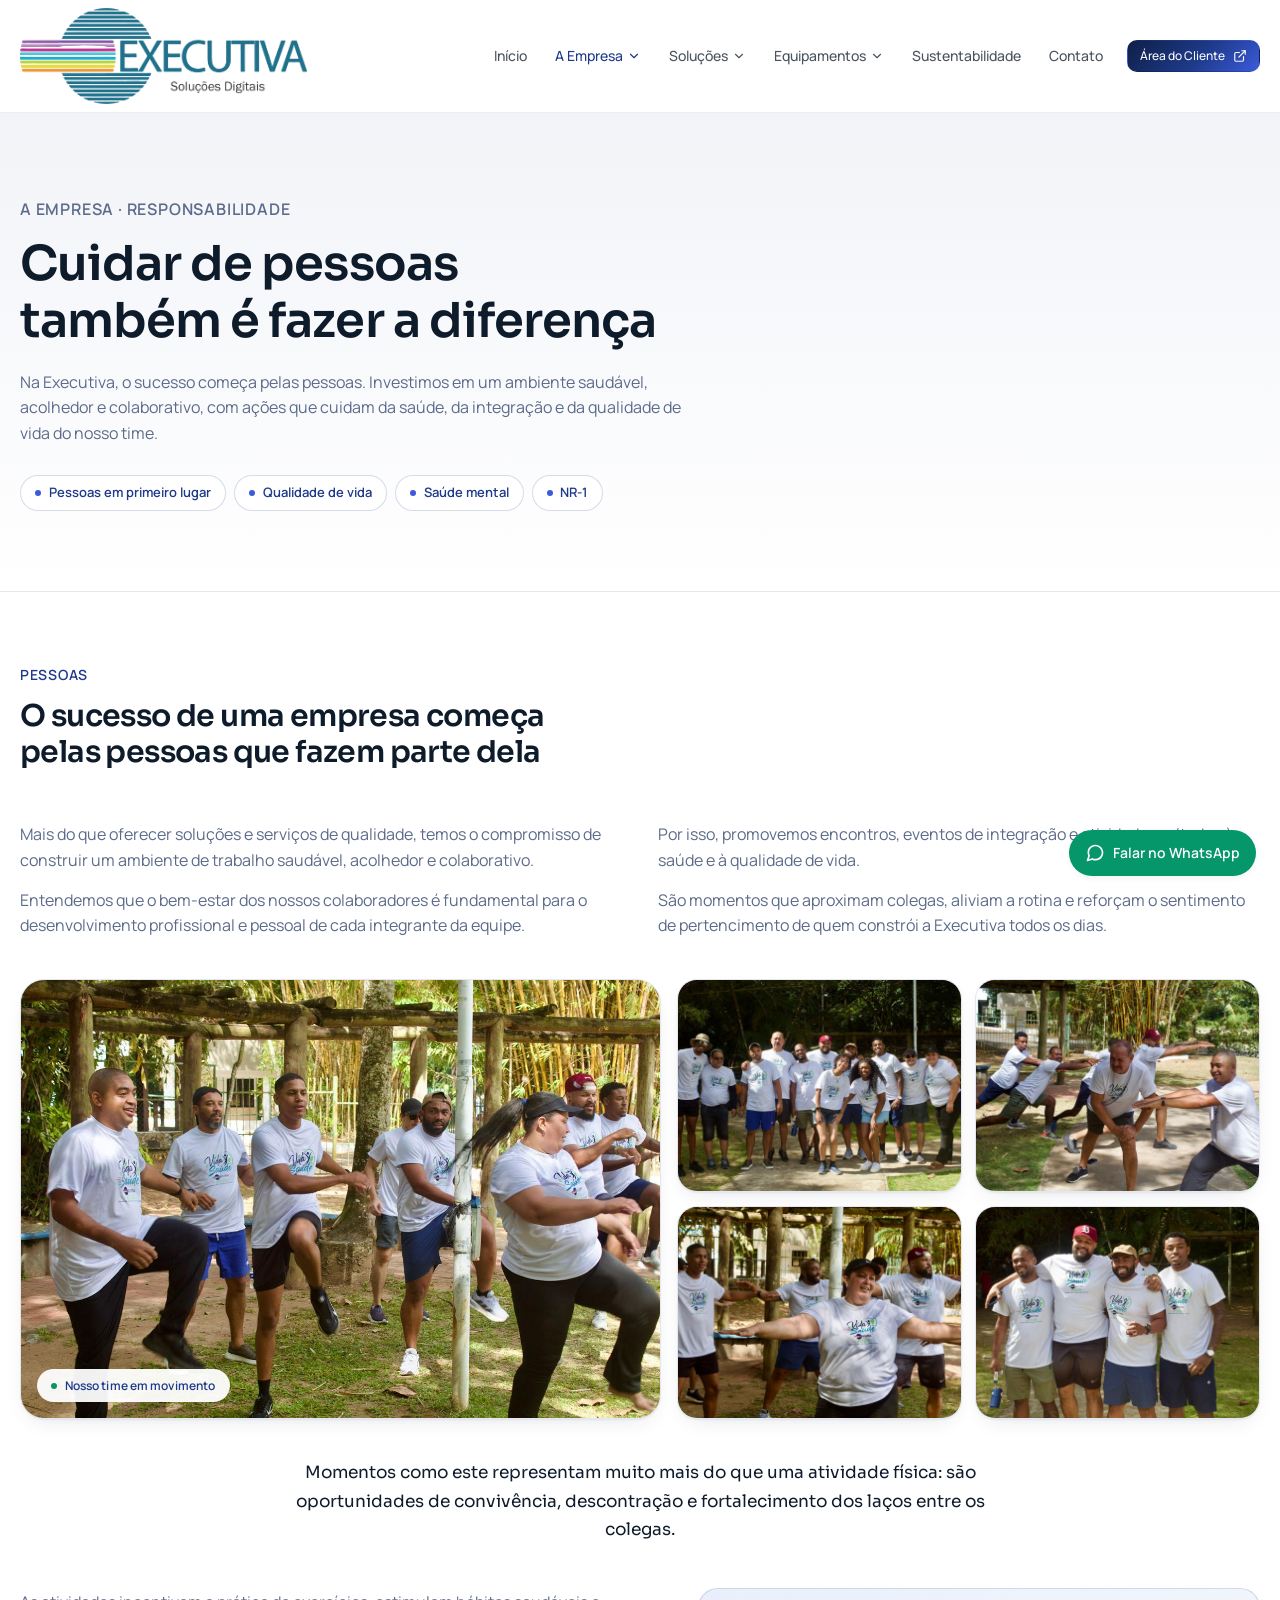
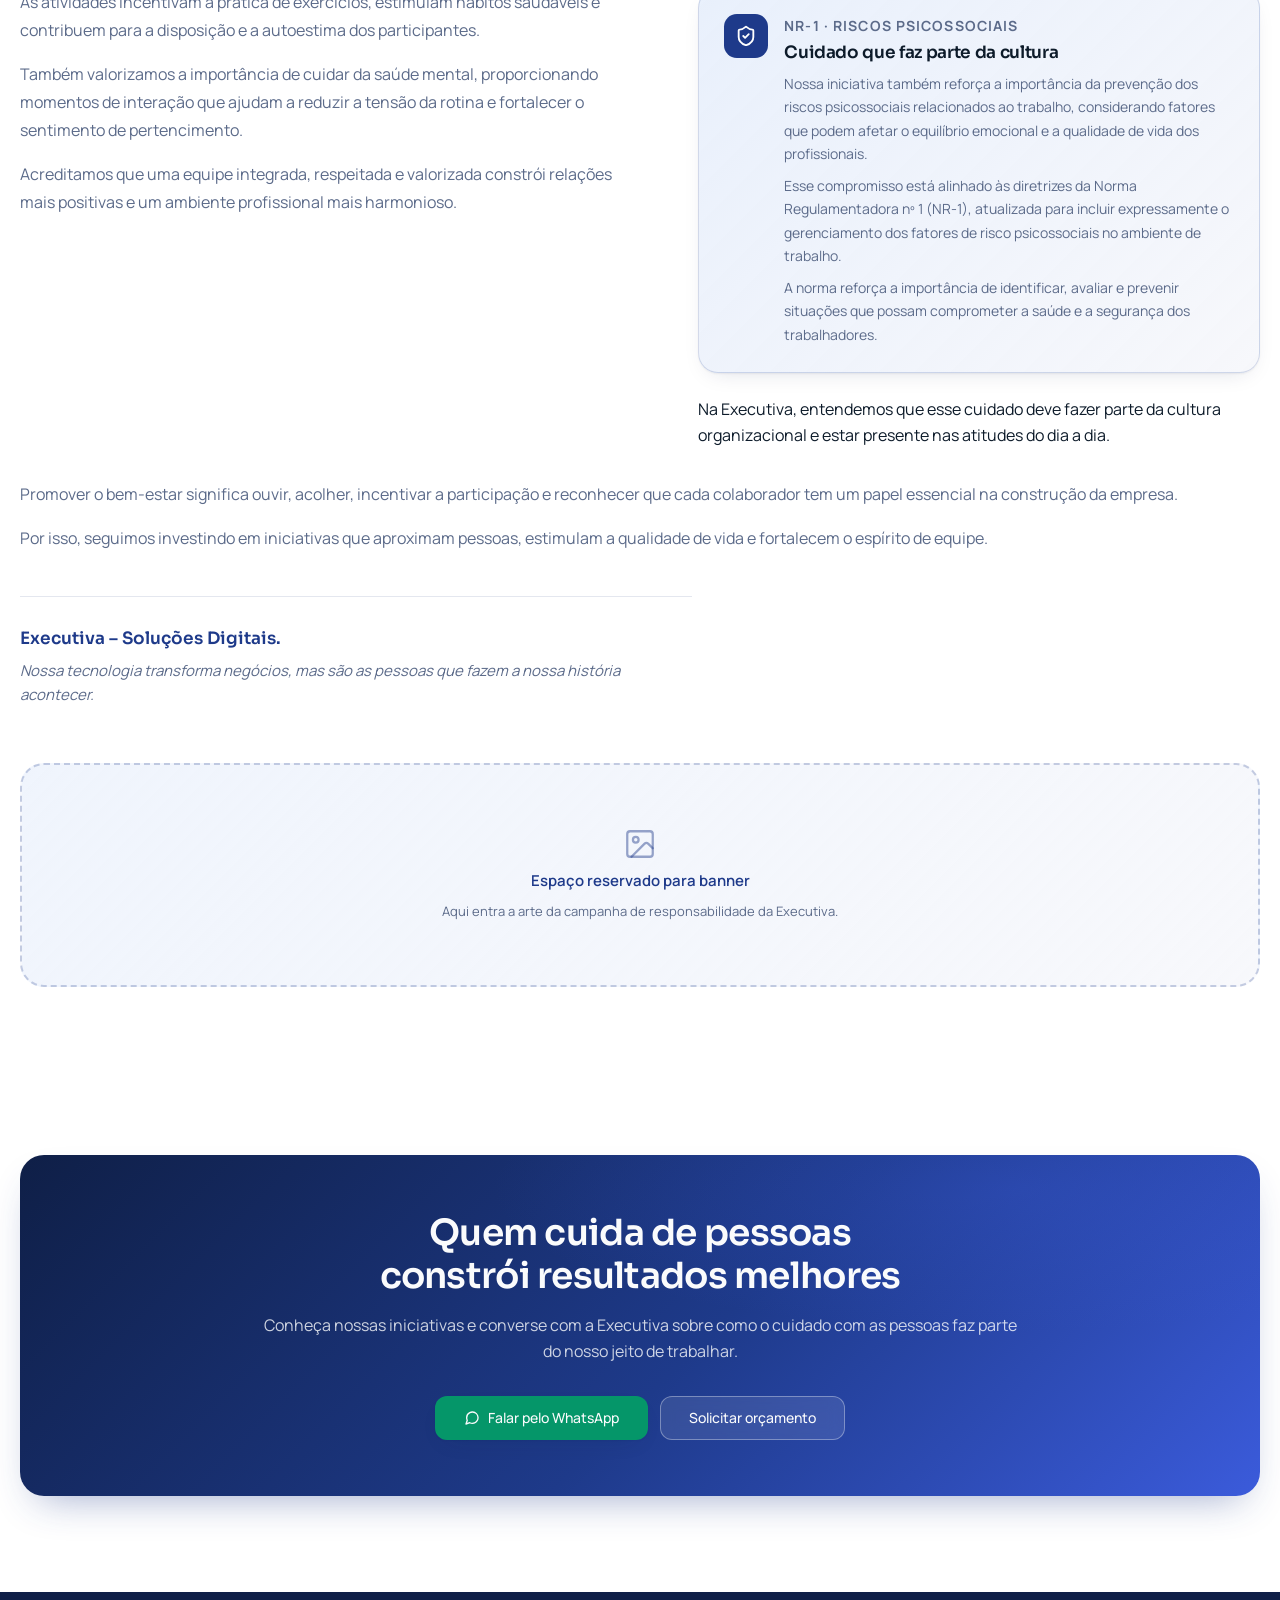
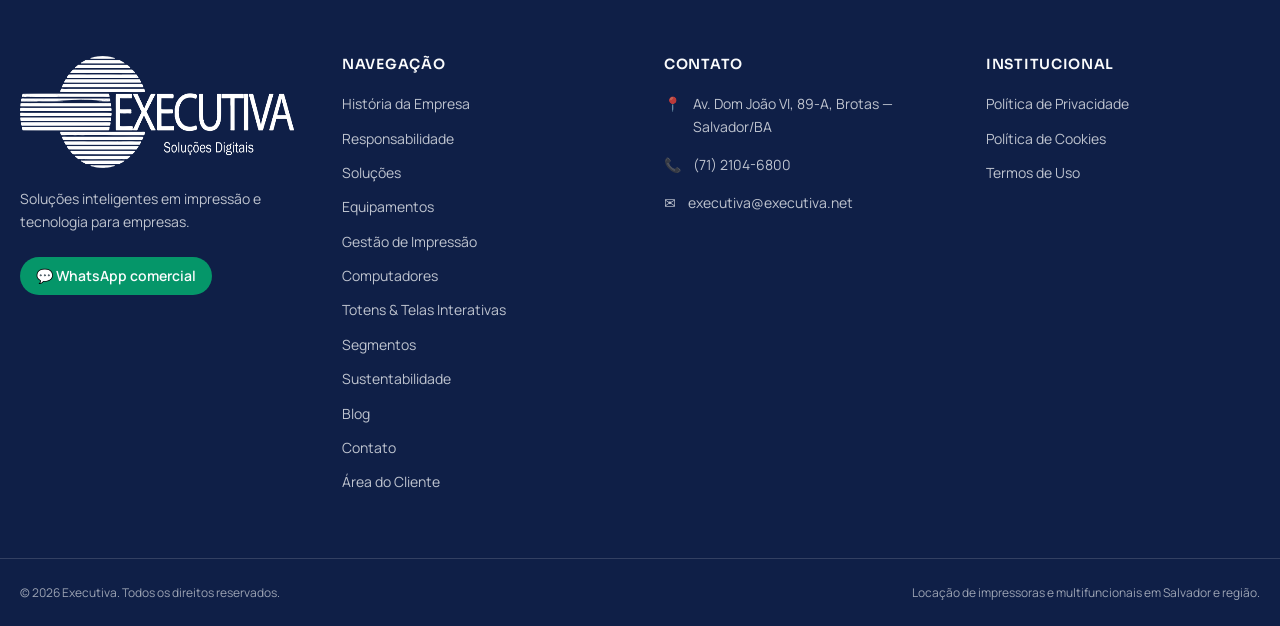
<file: responsabilidade.html>
<!DOCTYPE html>
<html lang="pt-BR">
<head>
  <meta charset="UTF-8">
  <meta name="viewport" content="width=device-width, initial-scale=1.0">
  <title>Responsabilidade | Executiva — Pessoas</title>
  <meta name="description" content="Conheça as iniciativas da Executiva com pessoas: qualidade de vida, saúde mental, integração das equipes e cuidado alinhado à NR-1.">
  <link rel="icon" href="imagens/favicon.png" type="image/png">
  <link rel="stylesheet" href="css/styles.css?v=20261116">
</head>
<body>

<header class="site-header">
  <div class="container header-inner">
    <a href="index.html" class="logo" aria-label="Executiva — página inicial">
      <img src="imagens/logo-executiva.png" alt="Executiva" width="251" height="115">
    </a>

    <nav class="desktop-nav" aria-label="Menu principal">
      <a href="index.html" class="nav-link">Início</a>
      <div class="dropdown">
        <a href="historia-da-empresa.html" class="nav-link active">
          A Empresa
          <svg width="14" height="14" viewBox="0 0 24 24" fill="none" stroke="currentColor" stroke-width="2" stroke-linecap="round" stroke-linejoin="round" aria-hidden="true"><polyline points="6 9 12 15 18 9"></polyline></svg>
        </a>
        <div class="dropdown-menu">
          <a href="historia-da-empresa.html" class="dropdown-item">História da Empresa</a>
          <a href="responsabilidade.html" class="dropdown-item" aria-current="page">Responsabilidade</a>
        </div>
      </div>
      <div class="dropdown">
        <a href="solucoes.html" class="nav-link">
          Soluções
          <svg width="14" height="14" viewBox="0 0 24 24" fill="none" stroke="currentColor" stroke-width="2" stroke-linecap="round" stroke-linejoin="round" aria-hidden="true"><polyline points="6 9 12 15 18 9"></polyline></svg>
        </a>
        <div class="dropdown-menu">
          <a href="solucoes.html#locacao-de-impressoras" class="dropdown-item">Locação de Impressoras</a>
          <a href="solucoes.html#locacao-de-multifuncionais" class="dropdown-item">Locação de Multifuncionais</a>
          <a href="solucoes.html#outsourcing-de-impressao" class="dropdown-item">Outsourcing de Impressão</a>
          <a href="gestao-impressao.html" class="dropdown-item">Gestão de Impressão</a>
          <a href="solucoes.html#outras-solucoes" class="dropdown-item">Outras Soluções</a>
        </div>
      </div>
      <div class="dropdown">
        <a href="equipamentos.html" class="nav-link">
          Equipamentos
          <svg width="14" height="14" viewBox="0 0 24 24" fill="none" stroke="currentColor" stroke-width="2" stroke-linecap="round" stroke-linejoin="round" aria-hidden="true"><polyline points="6 9 12 15 18 9"></polyline></svg>
        </a>
                <div class="dropdown-menu">
          <div class="dropdown-subgroup">
            <a href="equipamentos.html" class="dropdown-item dropdown-with-sub">
              Impressoras
              <svg width="12" height="12" viewBox="0 0 24 24" fill="none" stroke="currentColor" stroke-width="2" stroke-linecap="round" stroke-linejoin="round" aria-hidden="true"><polyline points="9 6 15 12 9 18"></polyline></svg>
            </a>
            <div class="dropdown-submenu">
              <a href="equipamentos.html?categoria=impressora-color" class="dropdown-item">Impressoras Coloridas</a>
              <a href="equipamentos.html?categoria=impressora-pb" class="dropdown-item">Impressoras P&amp;B</a>
              <a href="equipamentos.html?categoria=multifuncionais-color" class="dropdown-item">Multifuncionais Coloridas</a>
              <a href="equipamentos.html?categoria=multifuncionais-pb" class="dropdown-item">Multifuncionais P&amp;B</a>
              <a href="equipamentos.html?categoria=flexografia" class="dropdown-item">Flexografia</a>
              <a href="equipamentos.html?categoria=ploter" class="dropdown-item">Plotters</a>
              <a href="equipamentos.html?categoria=scaner" class="dropdown-item">Scanners</a>
              <a href="equipamentos.html?categoria=etiquetas" class="dropdown-item">Etiquetas</a>
              <a href="equipamentos.html?categoria=cartoes" class="dropdown-item">Cartões</a>
              <a href="equipamentos.html?categoria=producao" class="dropdown-item">Produção Gráfica</a>
            </div>
          </div>
          <div class="dropdown-subgroup">
            <a href="computadores.html" class="dropdown-item dropdown-with-sub">
              Computadores
              <svg width="12" height="12" viewBox="0 0 24 24" fill="none" stroke="currentColor" stroke-width="2" stroke-linecap="round" stroke-linejoin="round" aria-hidden="true"><polyline points="9 6 15 12 9 18"></polyline></svg>
            </a>
            <div class="dropdown-submenu">
              <a href="computadores.html?categoria=desktops" class="dropdown-item">Computadores</a>
              <a href="computadores.html?categoria=notebooks" class="dropdown-item">Notebooks</a>
              <a href="computadores.html?categoria=servidores" class="dropdown-item">Servidores</a>
            </div>
          </div>
          <a href="totens.html" class="dropdown-item">Totens &amp; Telas Interativas</a>
        </div>
      </div>
      <a href="sustentabilidade.html" class="nav-link">Sustentabilidade</a>
      <a href="contato.html" class="nav-link">Contato</a>
      <a href="https://centralexecutiva.com.br" target="_blank" rel="noopener noreferrer" class="btn btn-hero btn-sm header-cta">
        Área do Cliente
        <svg width="14" height="14" viewBox="0 0 24 24" fill="none" stroke="currentColor" stroke-width="2" stroke-linecap="round" stroke-linejoin="round" aria-hidden="true"><path d="M18 13v6a2 2 0 0 1-2 2H5a2 2 0 0 1-2-2V8a2 2 0 0 1 2-2h6"></path><polyline points="15 3 21 3 21 9"></polyline><line x1="10" y1="14" x2="21" y2="3"></line></svg>
      </a>
    </nav>

    <button type="button" id="menuToggle" class="mobile-toggle" aria-expanded="false" aria-label="Abrir menu">
      <svg width="20" height="20" viewBox="0 0 24 24" fill="none" stroke="currentColor" stroke-width="2" stroke-linecap="round" stroke-linejoin="round"><line x1="3" y1="6" x2="21" y2="6"></line><line x1="3" y1="12" x2="21" y2="12"></line><line x1="3" y1="18" x2="21" y2="18"></line></svg>
    </button>
  </div>

  <div id="mobileMenu" class="mobile-menu">
    <div class="container">
      <nav aria-label="Menu mobile">
        <a href="index.html" class="mobile-link">Início</a>
        <a href="historia-da-empresa.html" class="mobile-link active">A Empresa</a>
        <a href="historia-da-empresa.html" class="mobile-link mobile-sublink">História da Empresa</a>
        <a href="responsabilidade.html" class="mobile-link mobile-sublink active" aria-current="page">Responsabilidade</a>
        <a href="solucoes.html" class="mobile-link">Soluções</a>
        <a href="gestao-impressao.html" class="mobile-link">Gestão de Impressão</a>
        <a href="equipamentos.html" class="mobile-link">Equipamentos</a>
        <a href="computadores.html" class="mobile-link">Computadores</a>
        <a href="totens.html" class="mobile-link">Totens &amp; Telas</a>
        <a href="sustentabilidade.html" class="mobile-link">Sustentabilidade</a>
        <a href="contato.html" class="mobile-link">Contato</a>
        <div class="mobile-menu-cta">
          <a href="https://centralexecutiva.com.br" target="_blank" rel="noopener noreferrer" class="btn btn-hero btn-lg w-full">Área do Cliente</a>
        </div>
      </nav>
    </div>
  </div>
</header>

<main>
  <section class="page-header">
    <div class="container page-header-inner">
      <div class="reveal">
        <p class="page-header-eyebrow">A Empresa · Responsabilidade</p>
        <h1>Cuidar de pessoas também é fazer a diferença</h1>
        <p>Na Executiva, o sucesso começa pelas pessoas. Investimos em um ambiente saudável, acolhedor e colaborativo, com ações que cuidam da saúde, da integração e da qualidade de vida do nosso time.</p>
        <ul class="hero-tags">
          <li>Pessoas em primeiro lugar</li>
          <li>Qualidade de vida</li>
          <li>Saúde mental</li>
          <li>NR-1</li>
        </ul>
      </div>
    </div>
  </section>

  <section class="container section-padded">
    <div class="reveal max-w-3xl">
      <p class="section-eyebrow">Pessoas</p>
      <h2 class="section-title text-3xl">O sucesso de uma empresa começa pelas pessoas que fazem parte dela</h2>
    </div>

    <div class="resp-intro-grid mt-8">
      <div class="reveal">
        <p class="section-description">Mais do que oferecer soluções e serviços de qualidade, temos o compromisso de construir um ambiente de trabalho saudável, acolhedor e colaborativo.</p>
        <p class="section-description">Entendemos que o bem-estar dos nossos colaboradores é fundamental para o desenvolvimento profissional e pessoal de cada integrante da equipe.</p>
      </div>
      <div class="reveal">
        <p class="section-description">Por isso, promovemos encontros, eventos de integração e atividades voltadas à saúde e à qualidade de vida.</p>
        <p class="section-description">São momentos que aproximam colegas, aliviam a rotina e reforçam o sentimento de pertencimento de quem constrói a Executiva todos os dias.</p>
      </div>
    </div>

    <div class="resp-gallery reveal">
      <figure class="resp-photo resp-photo--feature">
        <img src="imagens/cuidar002.jpeg" alt="Equipe da Executiva durante atividade física de integração" loading="lazy">
        <figcaption class="resp-photo-badge">Nosso time em movimento</figcaption>
      </figure>

      <div class="resp-gallery-stack">
        <figure class="resp-photo">
          <img src="imagens/cuidar001.jpeg" alt="Time da Executiva reunido no encontro de integração" loading="lazy">
        </figure>
        <figure class="resp-photo">
          <img src="imagens/cuidar003.jpeg" alt="Equipe da Executiva durante a atividade de alongamento" loading="lazy">
        </figure>
        <figure class="resp-photo">
          <img src="imagens/cuidar004.jpeg" alt="Colaboradora da Executiva durante atividade de alongamento" loading="lazy">
        </figure>
        <figure class="resp-photo">
          <img src="imagens/cuidar005.jpeg" alt="Colaboradores da Executiva em registro do encontro de integração" loading="lazy">
        </figure>
      </div>
    </div>

    <p class="resp-media-note reveal">Momentos como este representam muito mais do que uma atividade física: são oportunidades de convivência, descontração e fortalecimento dos laços entre os colegas.</p>

    <div class="resp-body">
      <div class="resp-copy reveal">
        <p>As atividades incentivam a prática de exercícios, estimulam hábitos saudáveis e contribuem para a disposição e a autoestima dos participantes.</p>
        <p>Também valorizamos a importância de cuidar da saúde mental, proporcionando momentos de interação que ajudam a reduzir a tensão da rotina e fortalecer o sentimento de pertencimento.</p>
        <p>Acreditamos que uma equipe integrada, respeitada e valorizada constrói relações mais positivas e um ambiente profissional mais harmonioso.</p>
      </div>

      <div class="reveal">
        <aside class="resp-callout">
          <span class="resp-callout-icon" aria-hidden="true">
            <svg width="22" height="22" viewBox="0 0 24 24" fill="none" stroke="currentColor" stroke-width="2" stroke-linecap="round" stroke-linejoin="round"><path d="M20 13c0 5-3.5 7.5-7.66 8.95a1 1 0 0 1-.67-.01C7.5 20.5 4 18 4 13V6a1 1 0 0 1 1-1c2 0 4.5-1.2 6.24-2.72a1.17 1.17 0 0 1 1.52 0C14.51 3.81 17 5 19 5a1 1 0 0 1 1 1z"></path><path d="m9 12 2 2 4-4"></path></svg>
          </span>
          <div>
            <p class="resp-callout-eyebrow">NR-1 · Riscos psicossociais</p>
            <h3>Cuidado que faz parte da cultura</h3>
            <p>Nossa iniciativa também reforça a importância da prevenção dos riscos psicossociais relacionados ao trabalho, considerando fatores que podem afetar o equilíbrio emocional e a qualidade de vida dos profissionais.</p>
            <p>Esse compromisso está alinhado às diretrizes da Norma Regulamentadora nº 1 (NR-1), atualizada para incluir expressamente o gerenciamento dos fatores de risco psicossociais no ambiente de trabalho.</p>
            <p>A norma reforça a importância de identificar, avaliar e prevenir situações que possam comprometer a saúde e a segurança dos trabalhadores.</p>
          </div>
        </aside>

        <p class="resp-copy mt-6">Na Executiva, entendemos que esse cuidado deve fazer parte da cultura organizacional e estar presente nas atitudes do dia a dia.</p>
      </div>
    </div>

    <div class="resp-copy reveal mt-8">
      <p>Promover o bem-estar significa ouvir, acolher, incentivar a participação e reconhecer que cada colaborador tem um papel essencial na construção da empresa.</p>
      <p>Por isso, seguimos investindo em iniciativas que aproximam pessoas, estimulam a qualidade de vida e fortalecem o espírito de equipe.</p>
    </div>

    <div class="resp-signature reveal">
      <p class="resp-signature-brand">Executiva – Soluções Digitais.</p>
      <p class="resp-signature-line">Nossa tecnologia transforma negócios, mas são as pessoas que fazem a nossa história acontecer.</p>
    </div>

    <!-- BANNER: quando a arte estiver pronta, substitua este bloco pela imagem do banner. -->
    <div class="banner-slot reveal" id="banner-responsabilidade">
      <svg width="34" height="34" viewBox="0 0 24 24" fill="none" stroke="currentColor" stroke-width="1.6" stroke-linecap="round" stroke-linejoin="round" aria-hidden="true"><rect x="3" y="3" width="18" height="18" rx="2" ry="2"></rect><circle cx="9" cy="9" r="2"></circle><path d="m21 15-3.086-3.086a2 2 0 0 0-2.828 0L6 21"></path></svg>
      <p class="banner-slot-title">Espaço reservado para banner</p>
      <p class="banner-slot-text">Aqui entra a arte da campanha de responsabilidade da Executiva.</p>
    </div>
  </section>

  <section class="cta-band">
    <div class="container">
      <div class="cta-band-inner">
        <div class="cta-band-overlay" aria-hidden="true"></div>
        <div class="cta-band-content">
          <h2>Quem cuida de pessoas constrói resultados melhores</h2>
          <p>Conheça nossas iniciativas e converse com a Executiva sobre como o cuidado com as pessoas faz parte do nosso jeito de trabalhar.</p>
          <div class="cta-band-actions">
            <a href="https://api.whatsapp.com/send?phone=5571996363349&text=Ol%C3%A1%2C%20gostaria%20de%20falar%20com%20a%20equipe%20da%20Executiva." target="_blank" rel="noopener noreferrer" class="btn btn-whatsapp btn-lg">
              <svg width="16" height="16" viewBox="0 0 24 24" fill="none" stroke="currentColor" stroke-width="2" stroke-linecap="round" stroke-linejoin="round"><path d="M21 11.5a8.38 8.38 0 0 1-.9 3.8 8.5 8.5 0 0 1-7.6 4.7 8.38 8.38 0 0 1-3.8-.9L3 21l1.9-5.7a8.38 8.38 0 0 1-.9-3.8 8.5 8.5 0 0 1 4.7-7.6 8.38 8.38 0 0 1 3.8-.9h.5a8.48 8.48 0 0 1 8 8v.5z"></path></svg>
              Falar pelo WhatsApp
            </a>
            <a href="orcamento.html" class="btn btn-ondark btn-lg">Solicitar orçamento</a>
          </div>
        </div>
      </div>
    </div>
  </section>
</main>

<footer class="site-footer">
  <div class="container footer-grid footer-4">
    <div class="footer-brand">
      <img src="imagens/logo-executiva.png" alt="Executiva" loading="lazy" class="invert-logo">
      <p>Soluções inteligentes em impressão e tecnologia para empresas.</p>
      <a href="https://api.whatsapp.com/send?phone=5571996363349&text=Ol%C3%A1%2C%20gostaria%20de%20conhecer%20as%20solu%C3%A7%C3%B5es%20de%20loca%C3%A7%C3%A3o%20de%20impressoras%20da%20Executiva." target="_blank" rel="noopener noreferrer" class="footer-wa">
        💬 WhatsApp comercial
      </a>
    </div>

    <nav aria-label="Links do rodapé">
      <h2>Navegação</h2>
      <ul class="footer-links">
        <li><a href="historia-da-empresa.html">História da Empresa</a></li>
        <li><a href="responsabilidade.html">Responsabilidade</a></li>
        <li><a href="solucoes.html">Soluções</a></li>
        <li><a href="equipamentos.html">Equipamentos</a></li>
        <li><a href="gestao-impressao.html">Gestão de Impressão</a></li>
        <li><a href="computadores.html">Computadores</a></li>
        <li><a href="totens.html">Totens &amp; Telas Interativas</a></li>
        <li><a href="#">Segmentos</a></li>
        <li><a href="sustentabilidade.html">Sustentabilidade</a></li>
        <li><a href="blog.html">Blog</a></li>
        <li><a href="contato.html">Contato</a></li>
        <li><a href="https://centralexecutiva.com.br" target="_blank" rel="noopener noreferrer">Área do Cliente</a></li>
      </ul>
    </nav>

    <div>
      <h2>Contato</h2>
      <ul class="footer-contact">
        <li>
          <span aria-hidden="true">📍</span>
          <span>Av. Dom João VI, 89-A, Brotas — Salvador/BA</span>
        </li>
        <li>
          <span aria-hidden="true">📞</span>
          <a href="tel:+557121046800" class="hover\:text-primary-fg">(71) 2104-6800</a>
        </li>
        <li>
          <span aria-hidden="true">✉️</span>
          <a href="mailto:executiva@executiva.net" class="hover\:text-primary-fg">executiva@executiva.net</a>
        </li>
      </ul>
    </div>

    <div>
      <h2>Institucional</h2>
      <ul class="footer-links">
        <li><a href="#">Política de Privacidade</a></li>
        <li><a href="#">Política de Cookies</a></li>
        <li><a href="#">Termos de Uso</a></li>
      </ul>
    </div>
  </div>

  <div class="footer-bottom">
    <div class="container footer-bottom-inner">
      <p>© <span id="currentYear">2026</span> Executiva. Todos os direitos reservados.</p>
      <p>Locação de impressoras e multifuncionais em Salvador e região.</p>
    </div>
  </div>
</footer>

<a id="whatsappFab" class="whatsapp-fab" href="https://api.whatsapp.com/send?phone=5571996363349&text=Ol%C3%A1%2C%20vim%20do%20site%20da%20Executiva." target="_blank" rel="noopener noreferrer" aria-label="Falar com a Executiva pelo WhatsApp">
  <svg width="20" height="20" viewBox="0 0 24 24" fill="none" stroke="currentColor" stroke-width="2" stroke-linecap="round" stroke-linejoin="round"><path d="M21 11.5a8.38 8.38 0 0 1-.9 3.8 8.5 8.5 0 0 1-7.6 4.7 8.38 8.38 0 0 1-3.8-.9L3 21l1.9-5.7a8.38 8.38 0 0 1-.9-3.8 8.5 8.5 0 0 1 4.7-7.6 8.38 8.38 0 0 1 3.8-.9h.5a8.48 8.48 0 0 1 8 8v.5z"></path></svg>
  <span>Falar no WhatsApp</span>
</a>

<script defer src="js/main.js"></script>
</body>
</html>
</file>
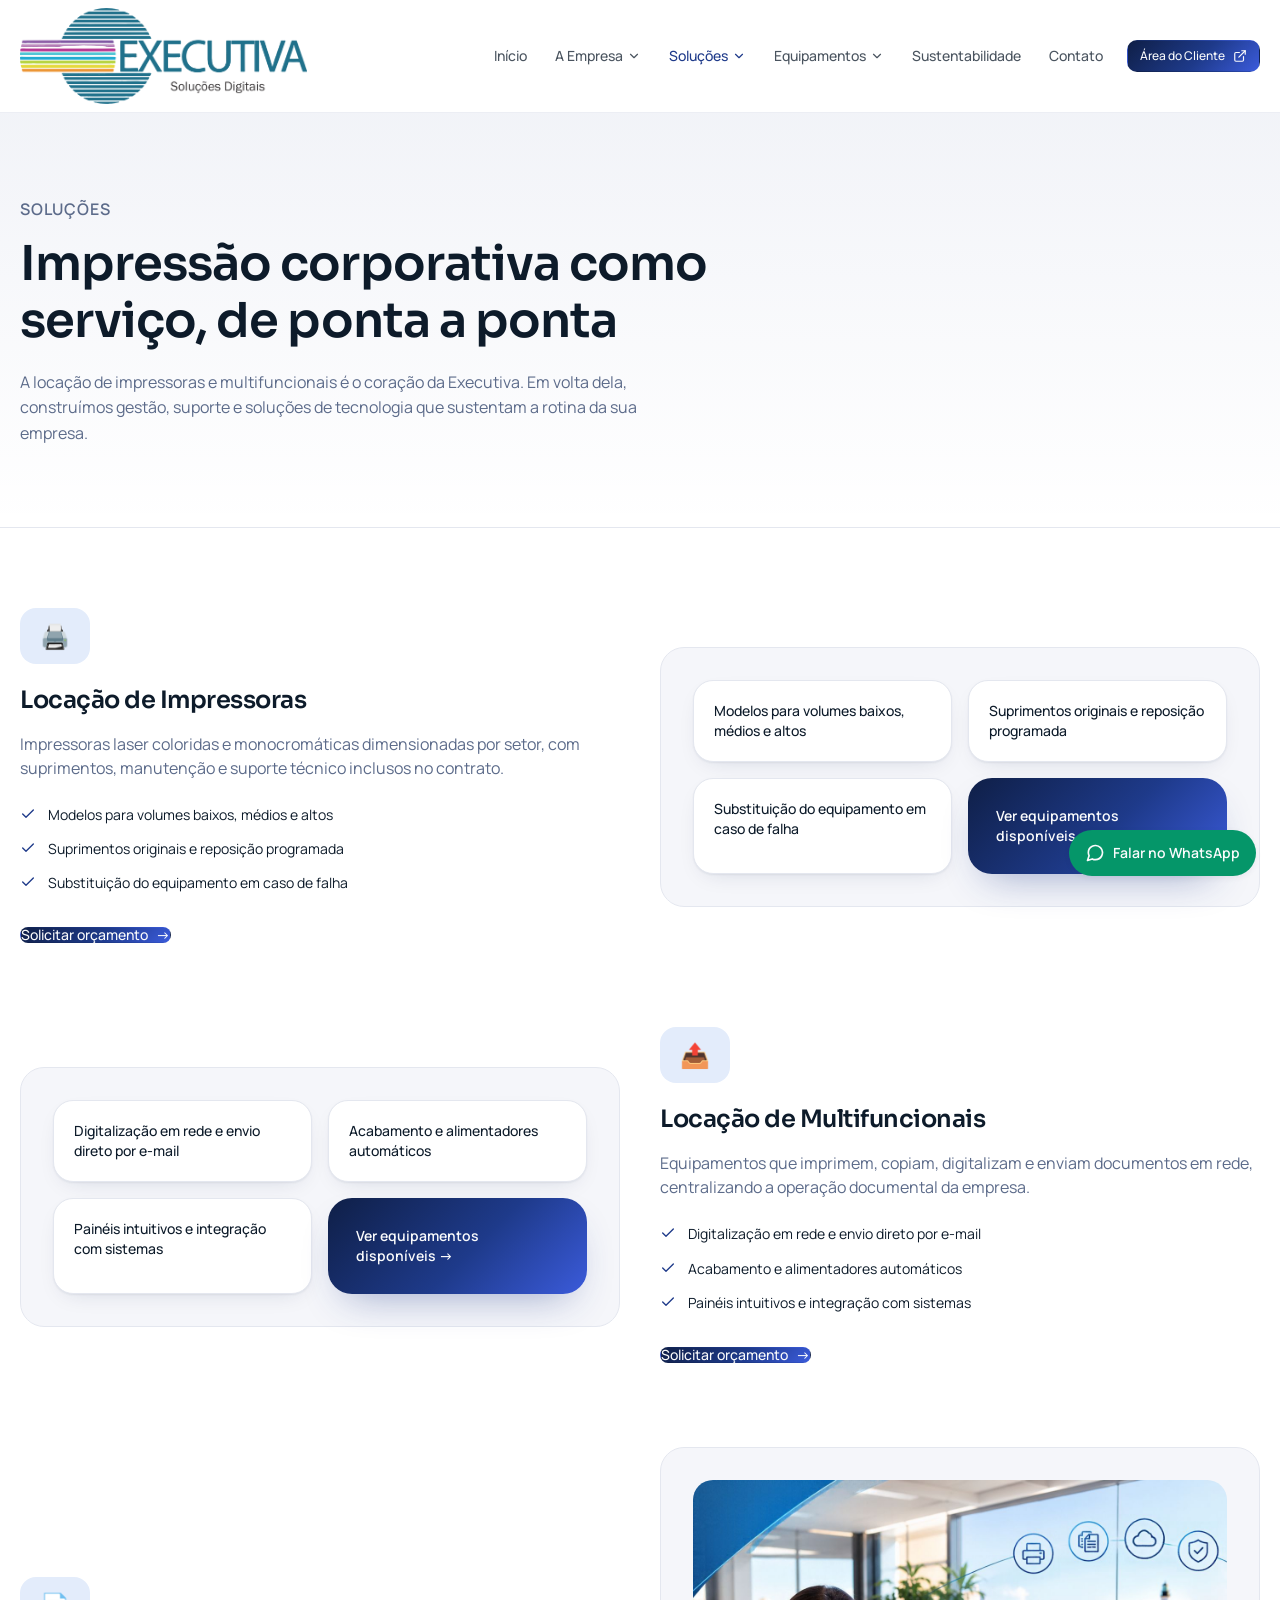
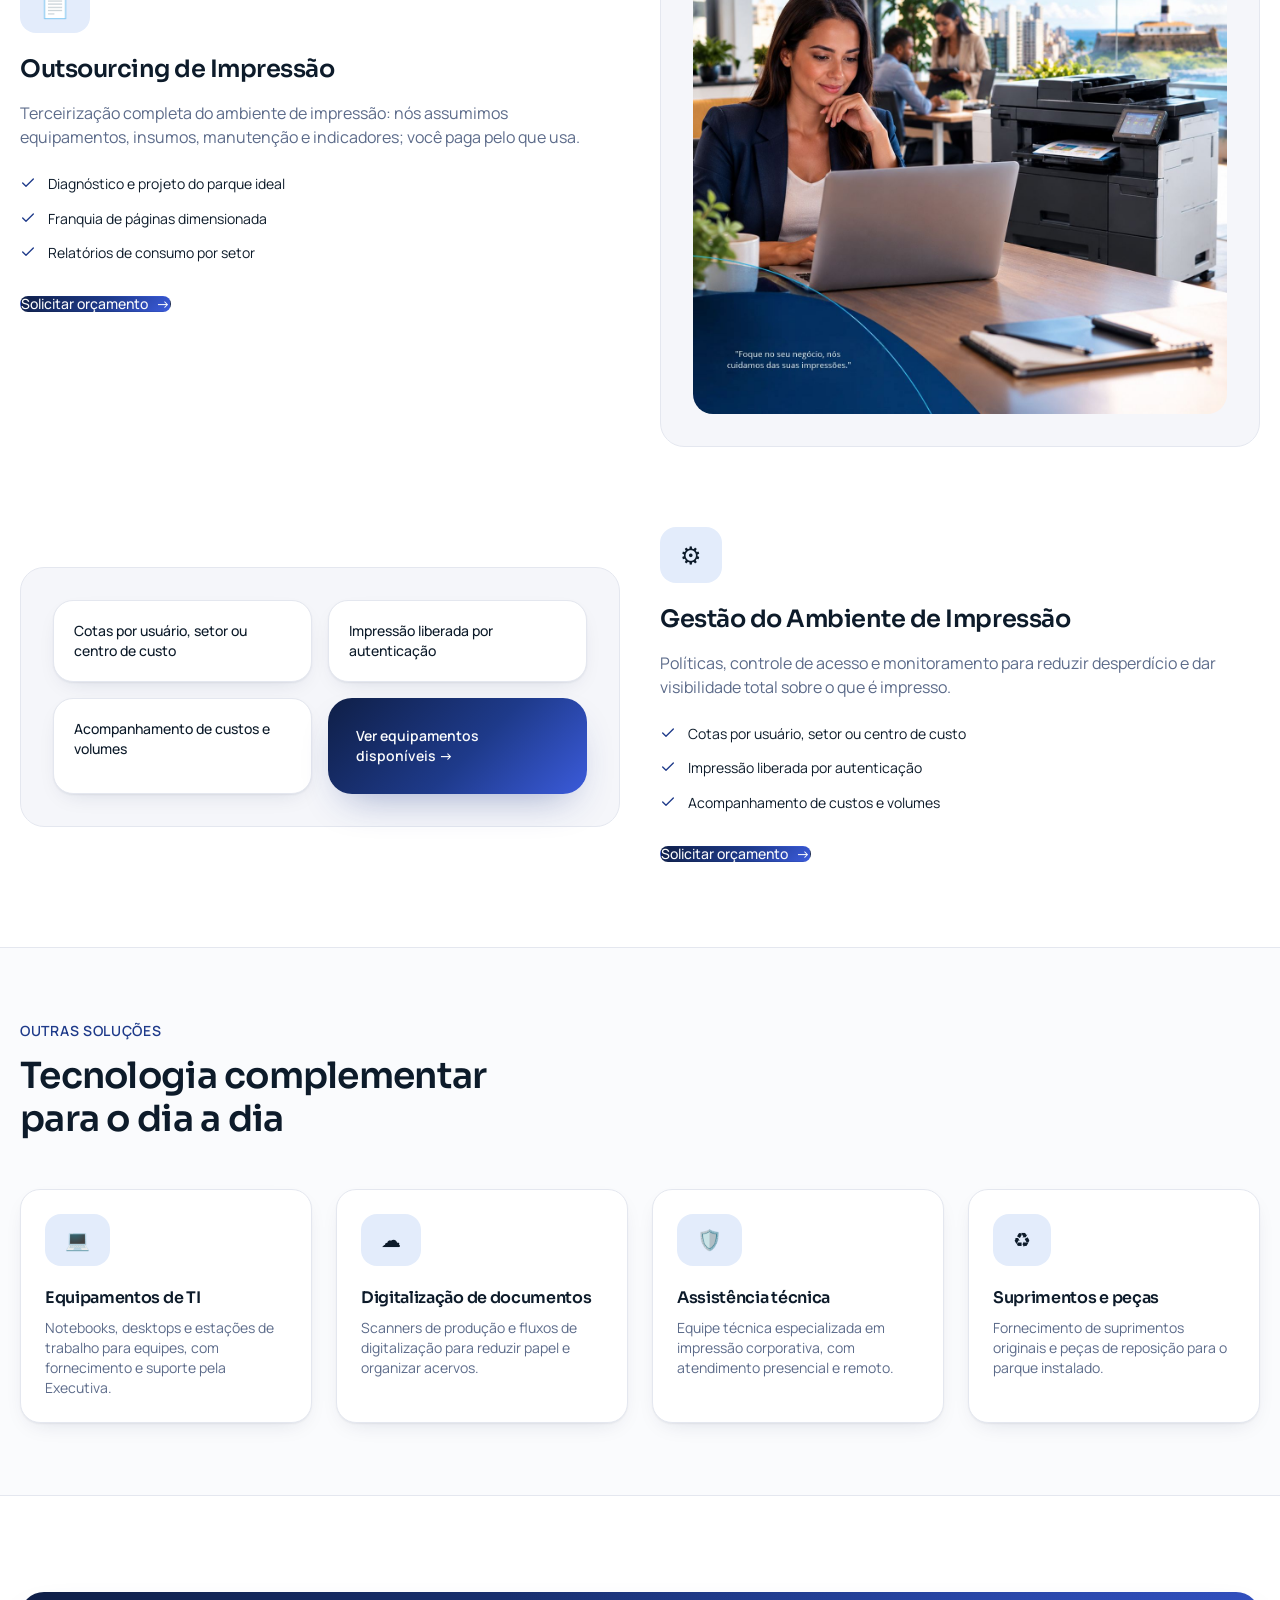
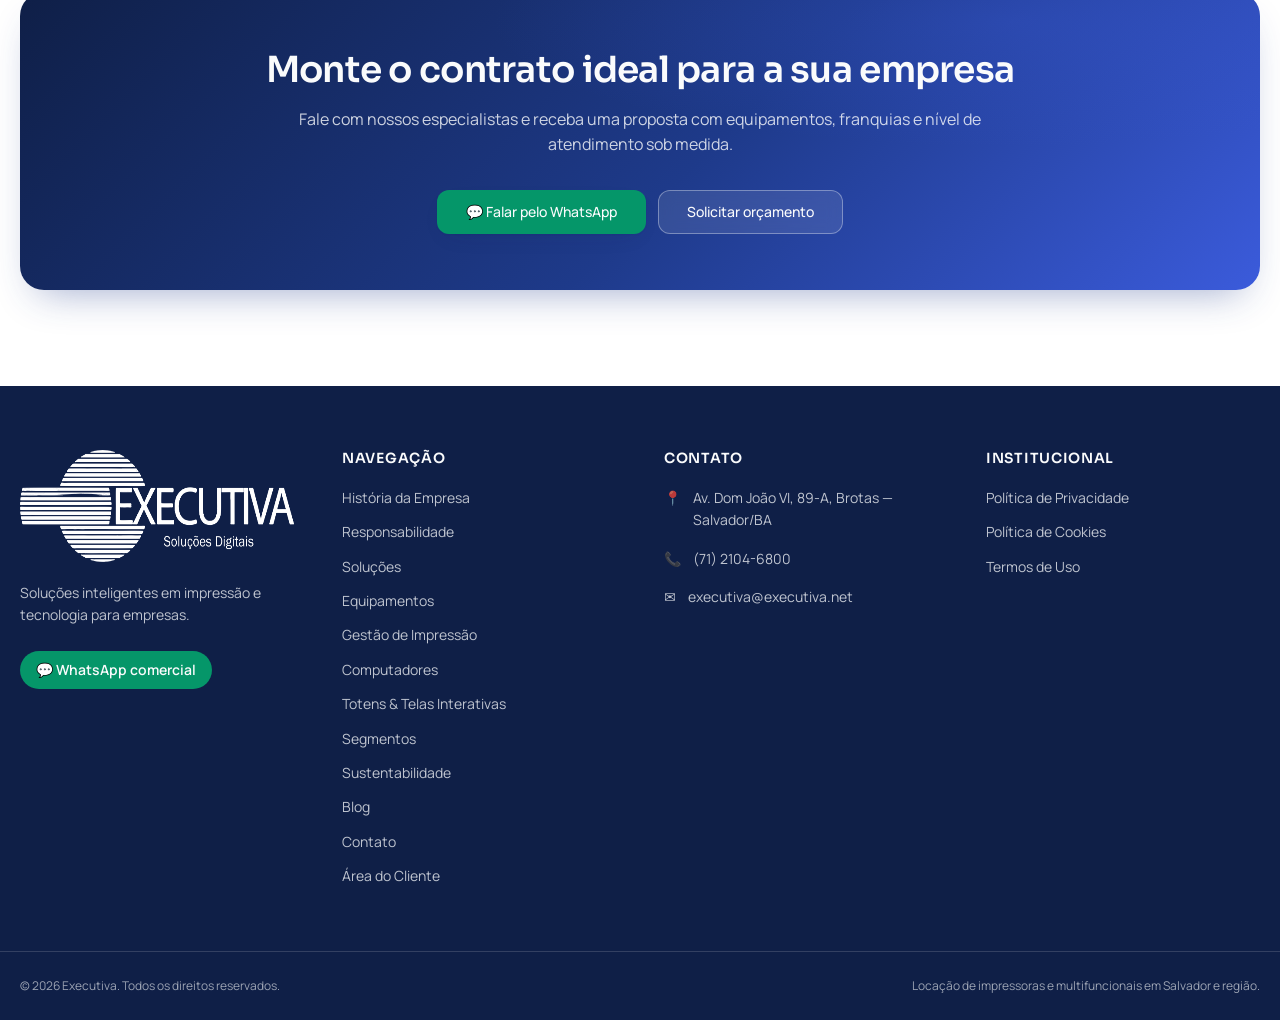
<file: solucoes.html>
<!DOCTYPE html>
<html lang="pt-BR">
<head>
  <meta charset="UTF-8">
  <meta name="viewport" content="width=device-width, initial-scale=1.0">
  <title>Soluções em Impressão e Tecnologia | Executiva</title>
  <meta name="description" content="Locação de impressoras e multifuncionais, outsourcing de impressão, gestão do ambiente de impressão e soluções complementares de TI para empresas.">
  <link rel="icon" href="imagens/favicon.png" type="image/png">
  <link rel="stylesheet" href="css/styles.css?v=20261116">
</head>
<body>

<header class="site-header">
  <div class="container header-inner">
    <a href="index.html" class="logo" aria-label="Executiva — página inicial">
      <img src="imagens/logo-executiva.png" alt="Executiva — soluções em impressão" width="251" height="115">
    </a>

    <nav class="desktop-nav" aria-label="Menu principal">
      <a href="index.html" class="nav-link">Início</a>
            <div class="dropdown">
        <a href="historia-da-empresa.html" class="nav-link">
          A Empresa
          <svg width="14" height="14" viewBox="0 0 24 24" fill="none" stroke="currentColor" stroke-width="2" stroke-linecap="round" stroke-linejoin="round" aria-hidden="true"><polyline points="6 9 12 15 18 9"></polyline></svg>
        </a>
        <div class="dropdown-menu">
          <a href="historia-da-empresa.html" class="dropdown-item">História da Empresa</a>
          <a href="responsabilidade.html" class="dropdown-item">Responsabilidade</a>
        </div>
      </div>
      <div class="dropdown">
        <a href="solucoes.html" class="nav-link active">
          Soluções
          <svg width="14" height="14" viewBox="0 0 24 24" fill="none" stroke="currentColor" stroke-width="2" stroke-linecap="round" stroke-linejoin="round" aria-hidden="true"><polyline points="6 9 12 15 18 9"></polyline></svg>
        </a>
        <div class="dropdown-menu">
          <a href="solucoes.html#locacao-de-impressoras" class="dropdown-item">Locação de Impressoras</a>
          <a href="solucoes.html#locacao-de-multifuncionais" class="dropdown-item">Locação de Multifuncionais</a>
          <a href="solucoes.html#outsourcing-de-impressao" class="dropdown-item">Outsourcing de Impressão</a>
          <a href="gestao-impressao.html" class="dropdown-item">Gestão de Impressão</a>
          <a href="solucoes.html#outras-solucoes" class="dropdown-item">Outras Soluções</a>
        </div>
      </div>
      <div class="dropdown">
        <a href="equipamentos.html" class="nav-link">
          Equipamentos
          <svg width="14" height="14" viewBox="0 0 24 24" fill="none" stroke="currentColor" stroke-width="2" stroke-linecap="round" stroke-linejoin="round" aria-hidden="true"><polyline points="6 9 12 15 18 9"></polyline></svg>
        </a>
                <div class="dropdown-menu">
          <div class="dropdown-subgroup">
            <a href="equipamentos.html" class="dropdown-item dropdown-with-sub">
              Impressoras
              <svg width="12" height="12" viewBox="0 0 24 24" fill="none" stroke="currentColor" stroke-width="2" stroke-linecap="round" stroke-linejoin="round" aria-hidden="true"><polyline points="9 6 15 12 9 18"></polyline></svg>
            </a>
            <div class="dropdown-submenu">
              <a href="equipamentos.html?categoria=impressora-color" class="dropdown-item">Impressoras Coloridas</a>
              <a href="equipamentos.html?categoria=impressora-pb" class="dropdown-item">Impressoras P&amp;B</a>
              <a href="equipamentos.html?categoria=multifuncionais-color" class="dropdown-item">Multifuncionais Coloridas</a>
              <a href="equipamentos.html?categoria=multifuncionais-pb" class="dropdown-item">Multifuncionais P&amp;B</a>
              <a href="equipamentos.html?categoria=flexografia" class="dropdown-item">Flexografia</a>
              <a href="equipamentos.html?categoria=ploter" class="dropdown-item">Plotters</a>
              <a href="equipamentos.html?categoria=scaner" class="dropdown-item">Scanners</a>
              <a href="equipamentos.html?categoria=etiquetas" class="dropdown-item">Etiquetas</a>
              <a href="equipamentos.html?categoria=cartoes" class="dropdown-item">Cartões</a>
              <a href="equipamentos.html?categoria=producao" class="dropdown-item">Produção Gráfica</a>
            </div>
          </div>
          <div class="dropdown-subgroup">
            <a href="computadores.html" class="dropdown-item dropdown-with-sub">
              Computadores
              <svg width="12" height="12" viewBox="0 0 24 24" fill="none" stroke="currentColor" stroke-width="2" stroke-linecap="round" stroke-linejoin="round" aria-hidden="true"><polyline points="9 6 15 12 9 18"></polyline></svg>
            </a>
            <div class="dropdown-submenu">
              <a href="computadores.html?categoria=desktops" class="dropdown-item">Computadores</a>
              <a href="computadores.html?categoria=notebooks" class="dropdown-item">Notebooks</a>
              <a href="computadores.html?categoria=servidores" class="dropdown-item">Servidores</a>
            </div>
          </div>
          <a href="totens.html" class="dropdown-item">Totens &amp; Telas Interativas</a>
        </div>
      </div>
      <a href="sustentabilidade.html" class="nav-link">Sustentabilidade</a>
      <a href="contato.html" class="nav-link">Contato</a>
      <a href="https://centralexecutiva.com.br" target="_blank" rel="noopener noreferrer" class="btn btn-hero btn-sm header-cta">
        Área do Cliente
        <svg width="14" height="14" viewBox="0 0 24 24" fill="none" stroke="currentColor" stroke-width="2" stroke-linecap="round" stroke-linejoin="round" aria-hidden="true"><path d="M18 13v6a2 2 0 0 1-2 2H5a2 2 0 0 1-2-2V8a2 2 0 0 1 2-2h6"></path><polyline points="15 3 21 3 21 9"></polyline><line x1="10" y1="14" x2="21" y2="3"></line></svg>
      </a>
    </nav>

    <button type="button" id="menuToggle" class="mobile-toggle" aria-expanded="false" aria-label="Abrir menu">
      <svg width="20" height="20" viewBox="0 0 24 24" fill="none" stroke="currentColor" stroke-width="2" stroke-linecap="round" stroke-linejoin="round"><line x1="3" y1="6" x2="21" y2="6"></line><line x1="3" y1="12" x2="21" y2="12"></line><line x1="3" y1="18" x2="21" y2="18"></line></svg>
    </button>
  </div>

  <div id="mobileMenu" class="mobile-menu">
    <div class="container">
      <nav aria-label="Menu mobile">
        <a href="index.html" class="mobile-link">Início</a>
                <a href="historia-da-empresa.html" class="mobile-link">A Empresa</a>
        <a href="historia-da-empresa.html" class="mobile-link mobile-sublink">História da Empresa</a>
        <a href="responsabilidade.html" class="mobile-link mobile-sublink">Responsabilidade</a>
        <a href="solucoes.html" class="mobile-link active">Soluções</a>
        <a href="equipamentos.html" class="mobile-link">Equipamentos</a>
        <a href="computadores.html" class="mobile-link">Computadores</a>
        <a href="totens.html" class="mobile-link">Totens &amp; Telas</a>
        <a href="sustentabilidade.html" class="mobile-link">Sustentabilidade</a>
        <a href="contato.html" class="mobile-link">Contato</a>
        <div class="mobile-menu-cta">
          <a href="https://centralexecutiva.com.br" target="_blank" rel="noopener noreferrer" class="btn btn-hero btn-lg w-full">Área do Cliente</a>
        </div>
      </nav>
    </div>
  </div>
</header>

<main>
  <section class="page-header">
    <div class="container page-header-inner">
      <div class="reveal">
        <p class="page-header-eyebrow">Soluções</p>
        <h1>Impressão corporativa como serviço, de ponta a ponta</h1>
        <p>A locação de impressoras e multifuncionais é o coração da Executiva. Em volta dela, construímos gestão, suporte e soluções de tecnologia que sustentam a rotina da sua empresa.</p>
      </div>
    </div>
  </section>

  <section class="container space-y-20 py-20">

    <article id="locacao-de-impressoras" class="reveal grid-2 grid-2-lg gap-10 items-center">
      <div>
        <span class="inline-flex items-center justify-center rounded-xl bg-accent px-5 py-3 text-2xl">🖨️</span>
        <h2 class="mt-5 font-display text-2xl font-semibold">Locação de Impressoras</h2>
        <p class="mt-4 text-base text-muted">Impressoras laser coloridas e monocromáticas dimensionadas por setor, com suprimentos, manutenção e suporte técnico inclusos no contrato.</p>
        <ul class="check-list mt-6">
          <li><svg width="14" height="14" viewBox="0 0 24 24" fill="none" stroke="currentColor" stroke-width="2" stroke-linecap="round" stroke-linejoin="round" aria-hidden="true"><polyline points="20 6 9 17 4 12"></polyline></svg> Modelos para volumes baixos, médios e altos</li>
          <li><svg width="14" height="14" viewBox="0 0 24 24" fill="none" stroke="currentColor" stroke-width="2" stroke-linecap="round" stroke-linejoin="round" aria-hidden="true"><polyline points="20 6 9 17 4 12"></polyline></svg> Suprimentos originais e reposição programada</li>
          <li><svg width="14" height="14" viewBox="0 0 24 24" fill="none" stroke="currentColor" stroke-width="2" stroke-linecap="round" stroke-linejoin="round" aria-hidden="true"><polyline points="20 6 9 17 4 12"></polyline></svg> Substituição do equipamento em caso de falha</li>
        </ul>
        <a href="orcamento.html" class="btn btn-hero mt-8">
          Solicitar orçamento
          <span aria-hidden="true">→</span>
        </a>
      </div>
      <div class="info-card info-card-outline bg-muted p-8">
        <div class="grid-2 grid-2-sm gap-4">
          <div class="card p-5">
            <p class="text-sm font-medium">Modelos para volumes baixos, médios e altos</p>
          </div>
          <div class="card p-5">
            <p class="text-sm font-medium">Suprimentos originais e reposição programada</p>
          </div>
          <div class="card p-5">
            <p class="text-sm font-medium">Substituição do equipamento em caso de falha</p>
          </div>
          <a href="equipamentos.html" class="info-card info-card-dark block text-sm font-semibold">
            Ver equipamentos disponíveis →
          </a>
        </div>
      </div>
    </article>

    <article id="locacao-de-multifuncionais" class="reveal grid-2 grid-2-lg gap-10 items-center">
      <div class="info-card info-card-outline bg-muted p-8">
        <div class="grid-2 grid-2-sm gap-4">
          <div class="card p-5">
            <p class="text-sm font-medium">Digitalização em rede e envio direto por e-mail</p>
          </div>
          <div class="card p-5">
            <p class="text-sm font-medium">Acabamento e alimentadores automáticos</p>
          </div>
          <div class="card p-5">
            <p class="text-sm font-medium">Painéis intuitivos e integração com sistemas</p>
          </div>
          <a href="equipamentos.html" class="info-card info-card-dark block text-sm font-semibold">
            Ver equipamentos disponíveis →
          </a>
        </div>
      </div>
      <div>
        <span class="inline-flex items-center justify-center rounded-xl bg-accent px-5 py-3 text-2xl">📤</span>
        <h2 class="mt-5 font-display text-2xl font-semibold">Locação de Multifuncionais</h2>
        <p class="mt-4 text-base text-muted">Equipamentos que imprimem, copiam, digitalizam e enviam documentos em rede, centralizando a operação documental da empresa.</p>
        <ul class="check-list mt-6">
          <li><svg width="14" height="14" viewBox="0 0 24 24" fill="none" stroke="currentColor" stroke-width="2" stroke-linecap="round" stroke-linejoin="round" aria-hidden="true"><polyline points="20 6 9 17 4 12"></polyline></svg> Digitalização em rede e envio direto por e-mail</li>
          <li><svg width="14" height="14" viewBox="0 0 24 24" fill="none" stroke="currentColor" stroke-width="2" stroke-linecap="round" stroke-linejoin="round" aria-hidden="true"><polyline points="20 6 9 17 4 12"></polyline></svg> Acabamento e alimentadores automáticos</li>
          <li><svg width="14" height="14" viewBox="0 0 24 24" fill="none" stroke="currentColor" stroke-width="2" stroke-linecap="round" stroke-linejoin="round" aria-hidden="true"><polyline points="20 6 9 17 4 12"></polyline></svg> Painéis intuitivos e integração com sistemas</li>
        </ul>
        <a href="orcamento.html" class="btn btn-hero mt-8">
          Solicitar orçamento
          <span aria-hidden="true">→</span>
        </a>
      </div>
    </article>

    <article id="outsourcing-de-impressao" class="reveal grid-2 grid-2-lg gap-10 items-center">
      <div>
        <span class="inline-flex items-center justify-center rounded-xl bg-accent px-5 py-3 text-2xl">📄</span>
        <h2 class="mt-5 font-display text-2xl font-semibold">Outsourcing de Impressão</h2>
        <p class="mt-4 text-base text-muted">Terceirização completa do ambiente de impressão: nós assumimos equipamentos, insumos, manutenção e indicadores; você paga pelo que usa.</p>
        <ul class="check-list mt-6">
          <li><svg width="14" height="14" viewBox="0 0 24 24" fill="none" stroke="currentColor" stroke-width="2" stroke-linecap="round" stroke-linejoin="round" aria-hidden="true"><polyline points="20 6 9 17 4 12"></polyline></svg> Diagnóstico e projeto do parque ideal</li>
          <li><svg width="14" height="14" viewBox="0 0 24 24" fill="none" stroke="currentColor" stroke-width="2" stroke-linecap="round" stroke-linejoin="round" aria-hidden="true"><polyline points="20 6 9 17 4 12"></polyline></svg> Franquia de páginas dimensionada</li>
          <li><svg width="14" height="14" viewBox="0 0 24 24" fill="none" stroke="currentColor" stroke-width="2" stroke-linecap="round" stroke-linejoin="round" aria-hidden="true"><polyline points="20 6 9 17 4 12"></polyline></svg> Relatórios de consumo por setor</li>
        </ul>
        <a href="orcamento.html" class="btn btn-hero mt-8">
          Solicitar orçamento
          <span aria-hidden="true">→</span>
        </a>
      </div>
      <div class="info-card info-card-outline bg-muted p-8">
        <img src="imagens/outsourcing.jpg" alt="Atendimento técnico da Executiva em ambiente corporativo" width="1254" height="1254" loading="lazy" class="w-full rounded-2xl" style="height:auto">
      </div>
    </article>

    <article id="gestao-de-impressao" class="reveal grid-2 grid-2-lg gap-10 items-center">
      <div class="info-card info-card-outline bg-muted p-8">
        <div class="grid-2 grid-2-sm gap-4">
          <div class="card p-5">
            <p class="text-sm font-medium">Cotas por usuário, setor ou centro de custo</p>
          </div>
          <div class="card p-5">
            <p class="text-sm font-medium">Impressão liberada por autenticação</p>
          </div>
          <div class="card p-5">
            <p class="text-sm font-medium">Acompanhamento de custos e volumes</p>
          </div>
          <a href="equipamentos.html" class="info-card info-card-dark block text-sm font-semibold">
            Ver equipamentos disponíveis →
          </a>
        </div>
      </div>
      <div>
        <span class="inline-flex items-center justify-center rounded-xl bg-accent px-5 py-3 text-2xl">⚙️</span>
        <h2 class="mt-5 font-display text-2xl font-semibold">Gestão do Ambiente de Impressão</h2>
        <p class="mt-4 text-base text-muted">Políticas, controle de acesso e monitoramento para reduzir desperdício e dar visibilidade total sobre o que é impresso.</p>
        <ul class="check-list mt-6">
          <li><svg width="14" height="14" viewBox="0 0 24 24" fill="none" stroke="currentColor" stroke-width="2" stroke-linecap="round" stroke-linejoin="round" aria-hidden="true"><polyline points="20 6 9 17 4 12"></polyline></svg> Cotas por usuário, setor ou centro de custo</li>
          <li><svg width="14" height="14" viewBox="0 0 24 24" fill="none" stroke="currentColor" stroke-width="2" stroke-linecap="round" stroke-linejoin="round" aria-hidden="true"><polyline points="20 6 9 17 4 12"></polyline></svg> Impressão liberada por autenticação</li>
          <li><svg width="14" height="14" viewBox="0 0 24 24" fill="none" stroke="currentColor" stroke-width="2" stroke-linecap="round" stroke-linejoin="round" aria-hidden="true"><polyline points="20 6 9 17 4 12"></polyline></svg> Acompanhamento de custos e volumes</li>
        </ul>
        <a href="orcamento.html" class="btn btn-hero mt-8">
          Solicitar orçamento
          <span aria-hidden="true">→</span>
        </a>
      </div>
    </article>

  </section>

  <section id="outras-solucoes" class="section-bordered section-padded">
    <div class="container">
      <div class="reveal max-w-2xl">
        <p class="section-eyebrow">Outras soluções</p>
        <h2 class="section-title">Tecnologia complementar para o dia a dia</h2>
      </div>
      <div class="mt-12 grid-2 grid-2-sm grid-4-lg">
        <article class="reveal card card-hover h-full p-6">
          <span class="inline-flex items-center justify-center rounded-xl bg-accent px-5 py-3 text-xl">💻</span>
          <h3 class="mt-5 text-base font-semibold">Equipamentos de TI</h3>
          <p class="mt-2 text-sm text-muted">Notebooks, desktops e estações de trabalho para equipes, com fornecimento e suporte pela Executiva.</p>
        </article>
        <article class="reveal card card-hover h-full p-6" data-delay="60">
          <span class="inline-flex items-center justify-center rounded-xl bg-accent px-5 py-3 text-xl">☁️</span>
          <h3 class="mt-5 text-base font-semibold">Digitalização de documentos</h3>
          <p class="mt-2 text-sm text-muted">Scanners de produção e fluxos de digitalização para reduzir papel e organizar acervos.</p>
        </article>
        <article class="reveal card card-hover h-full p-6" data-delay="120">
          <span class="inline-flex items-center justify-center rounded-xl bg-accent px-5 py-3 text-xl">🛡️</span>
          <h3 class="mt-5 text-base font-semibold">Assistência técnica</h3>
          <p class="mt-2 text-sm text-muted">Equipe técnica especializada em impressão corporativa, com atendimento presencial e remoto.</p>
        </article>
        <article class="reveal card card-hover h-full p-6" data-delay="180">
          <span class="inline-flex items-center justify-center rounded-xl bg-accent px-5 py-3 text-xl">♻️</span>
          <h3 class="mt-5 text-base font-semibold">Suprimentos e peças</h3>
          <p class="mt-2 text-sm text-muted">Fornecimento de suprimentos originais e peças de reposição para o parque instalado.</p>
        </article>
      </div>
    </div>
  </section>

  <section class="cta-band">
    <div class="container">
      <div class="cta-band-inner">
        <div class="cta-band-overlay" aria-hidden="true"></div>
        <div class="cta-band-content">
          <h2>Monte o contrato ideal para a sua empresa</h2>
          <p>Fale com nossos especialistas e receba uma proposta com equipamentos, franquias e nível de atendimento sob medida.</p>
          <div class="cta-band-actions">
            <a href="https://api.whatsapp.com/send?phone=5571996363349&text=Ol%C3%A1%2C%20gostaria%20de%20conhecer%20as%20solu%C3%A7%C3%B5es%20da%20Executiva%20para%20a%20minha%20empresa." target="_blank" rel="noopener noreferrer" class="btn btn-lg btn-whatsapp">
              💬 Falar pelo WhatsApp
            </a>
            <a href="orcamento.html" class="btn btn-lg btn-ondark">
              Solicitar orçamento
            </a>
          </div>
        </div>
      </div>
    </div>
  </section>
</main>

<footer class="site-footer">
  <div class="container footer-grid footer-4">
    <div class="footer-brand">
      <img src="imagens/logo-executiva.png" alt="Executiva" width="251" height="115">
      <p>Soluções inteligentes em impressão e tecnologia para empresas.</p>
      <a href="https://api.whatsapp.com/send?phone=5571996363349&text=Ol%C3%A1%2C%20gostaria%20de%20conhecer%20as%20solu%C3%A7%C3%B5es%20de%20loca%C3%A7%C3%A3o%20de%20impressoras%20da%20Executiva." target="_blank" rel="noopener noreferrer" class="footer-wa">
        💬 WhatsApp comercial
      </a>
    </div>

    <nav aria-label="Links do rodapé">
      <h2>Navegação</h2>
      <ul class="footer-links">
        <li><a href="historia-da-empresa.html">História da Empresa</a></li>
        <li><a href="responsabilidade.html">Responsabilidade</a></li>
        <li><a href="solucoes.html">Soluções</a></li>
        <li><a href="equipamentos.html">Equipamentos</a></li>
        <li><a href="gestao-impressao.html">Gestão de Impressão</a></li>
        <li><a href="computadores.html">Computadores</a></li>
        <li><a href="totens.html">Totens &amp; Telas Interativas</a></li>
        <li><a href="#">Segmentos</a></li>
        <li><a href="sustentabilidade.html">Sustentabilidade</a></li>
        <li><a href="blog.html">Blog</a></li>
        <li><a href="contato.html">Contato</a></li>
        <li><a href="https://centralexecutiva.com.br" target="_blank" rel="noopener noreferrer">Área do Cliente</a></li>
      </ul>
    </nav>

    <div>
      <h2>Contato</h2>
      <ul class="footer-contact">
        <li>
          <span>📍</span>
          <span>Av. Dom João VI, 89-A, Brotas — Salvador/BA</span>
        </li>
        <li>
          <span>📞</span>
          <a href="tel:+557121046800" class="hover\:text-primary-fg">(71) 2104-6800</a>
        </li>
        <li>
          <span>✉️</span>
          <a href="mailto:executiva@executiva.net" class="hover\:text-primary-fg">executiva@executiva.net</a>
        </li>
      </ul>
    </div>

    <div>
      <h2>Institucional</h2>
      <ul class="footer-links">
        <li><a href="#">Política de Privacidade</a></li>
        <li><a href="#">Política de Cookies</a></li>
        <li><a href="#">Termos de Uso</a></li>
      </ul>
    </div>
  </div>

  <div class="footer-bottom">
    <div class="container footer-bottom-inner">
      <p>© <span id="currentYear">2026</span> Executiva. Todos os direitos reservados.</p>
      <p>Locação de impressoras e multifuncionais em Salvador e região.</p>
    </div>
  </div>
</footer>

<a id="whatsappFab" href="https://api.whatsapp.com/send?phone=5571996363349&text=Ol%C3%A1%2C%20vim%20do%20site%20da%20Executiva." target="_blank" rel="noopener noreferrer" aria-label="Falar com a Executiva pelo WhatsApp" class="whatsapp-fab">
  <svg width="20" height="20" viewBox="0 0 24 24" fill="none" stroke="currentColor" stroke-width="2" stroke-linecap="round" stroke-linejoin="round"><path d="M21 11.5a8.38 8.38 0 0 1-.9 3.8 8.5 8.5 0 0 1-7.6 4.7 8.38 8.38 0 0 1-3.8-.9L3 21l1.9-5.7a8.38 8.38 0 0 1-.9-3.8 8.5 8.5 0 0 1 4.7-7.6 8.38 8.38 0 0 1 3.8-.9h.5a8.48 8.48 0 0 1 8 8v.5z"></path></svg>
  <span>Falar no WhatsApp</span>
</a>

<script defer src="js/main.js"></script>
</body>
</html>
</file>
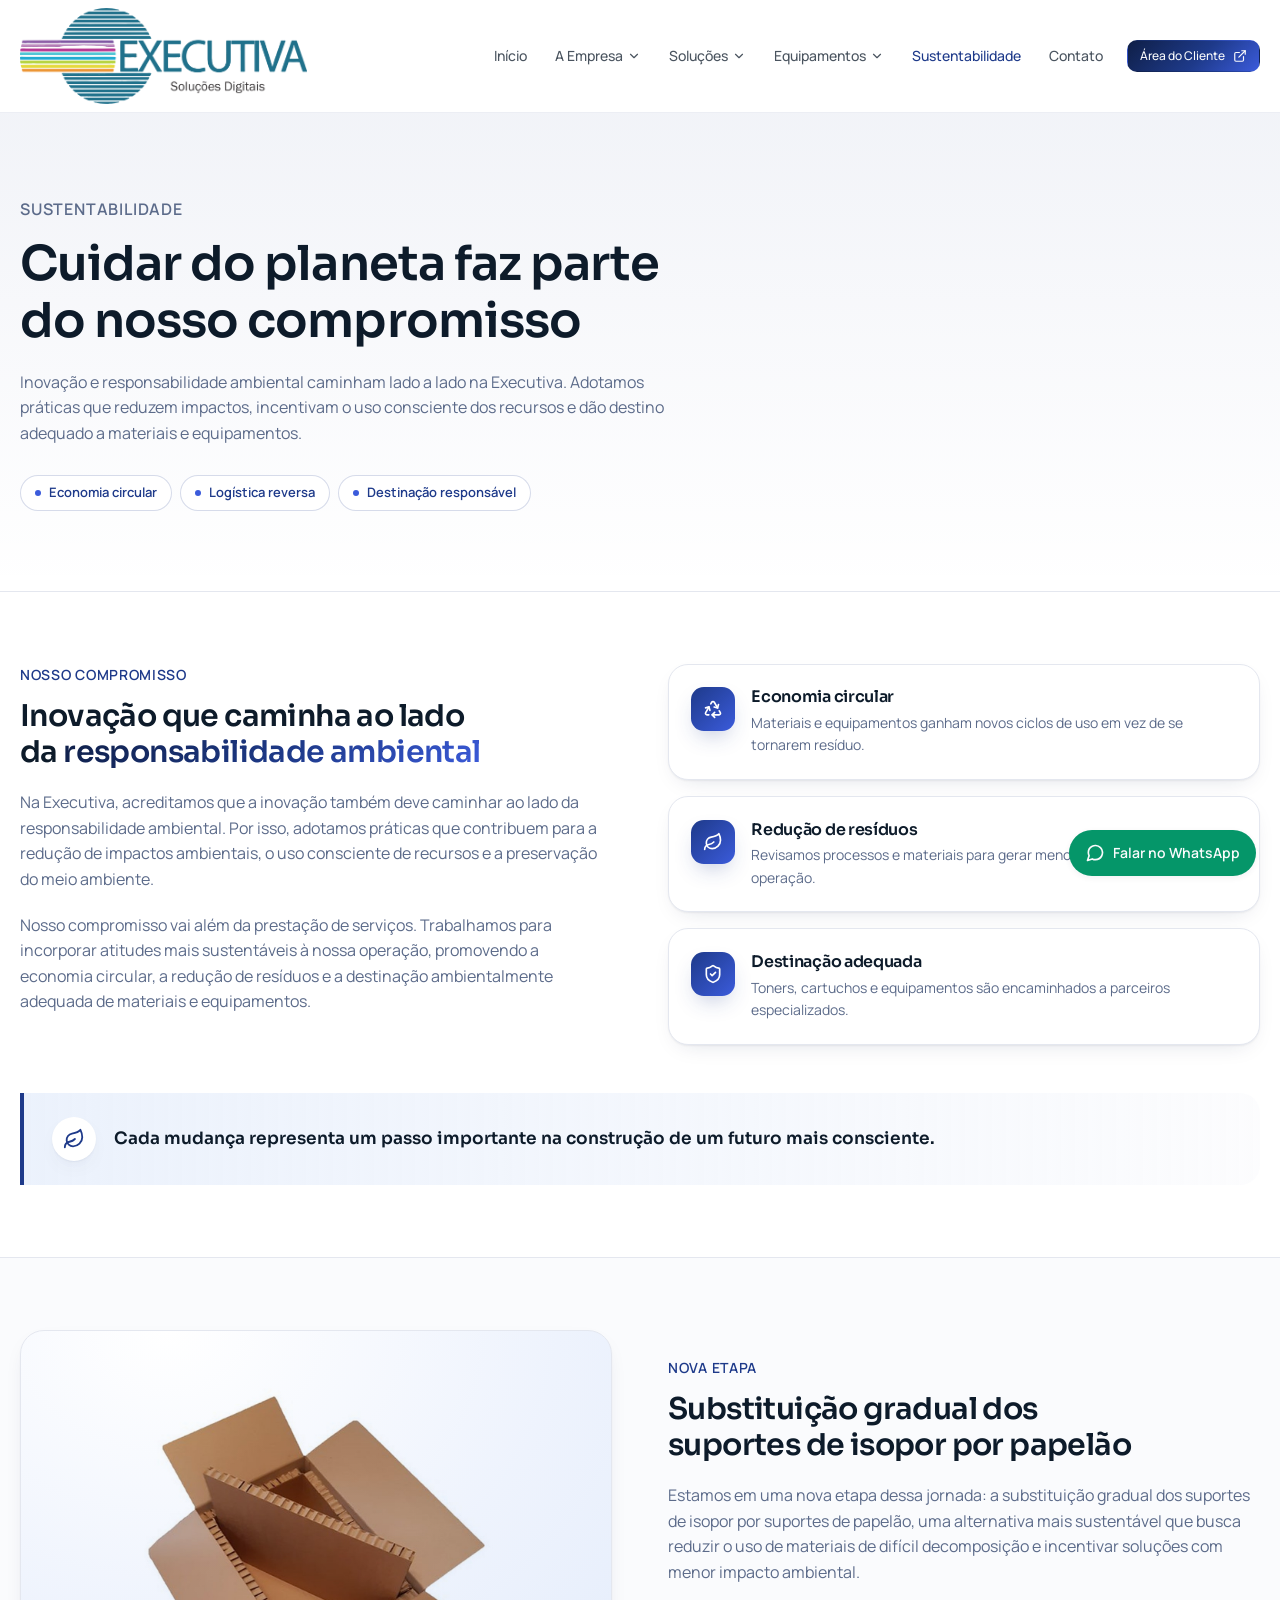
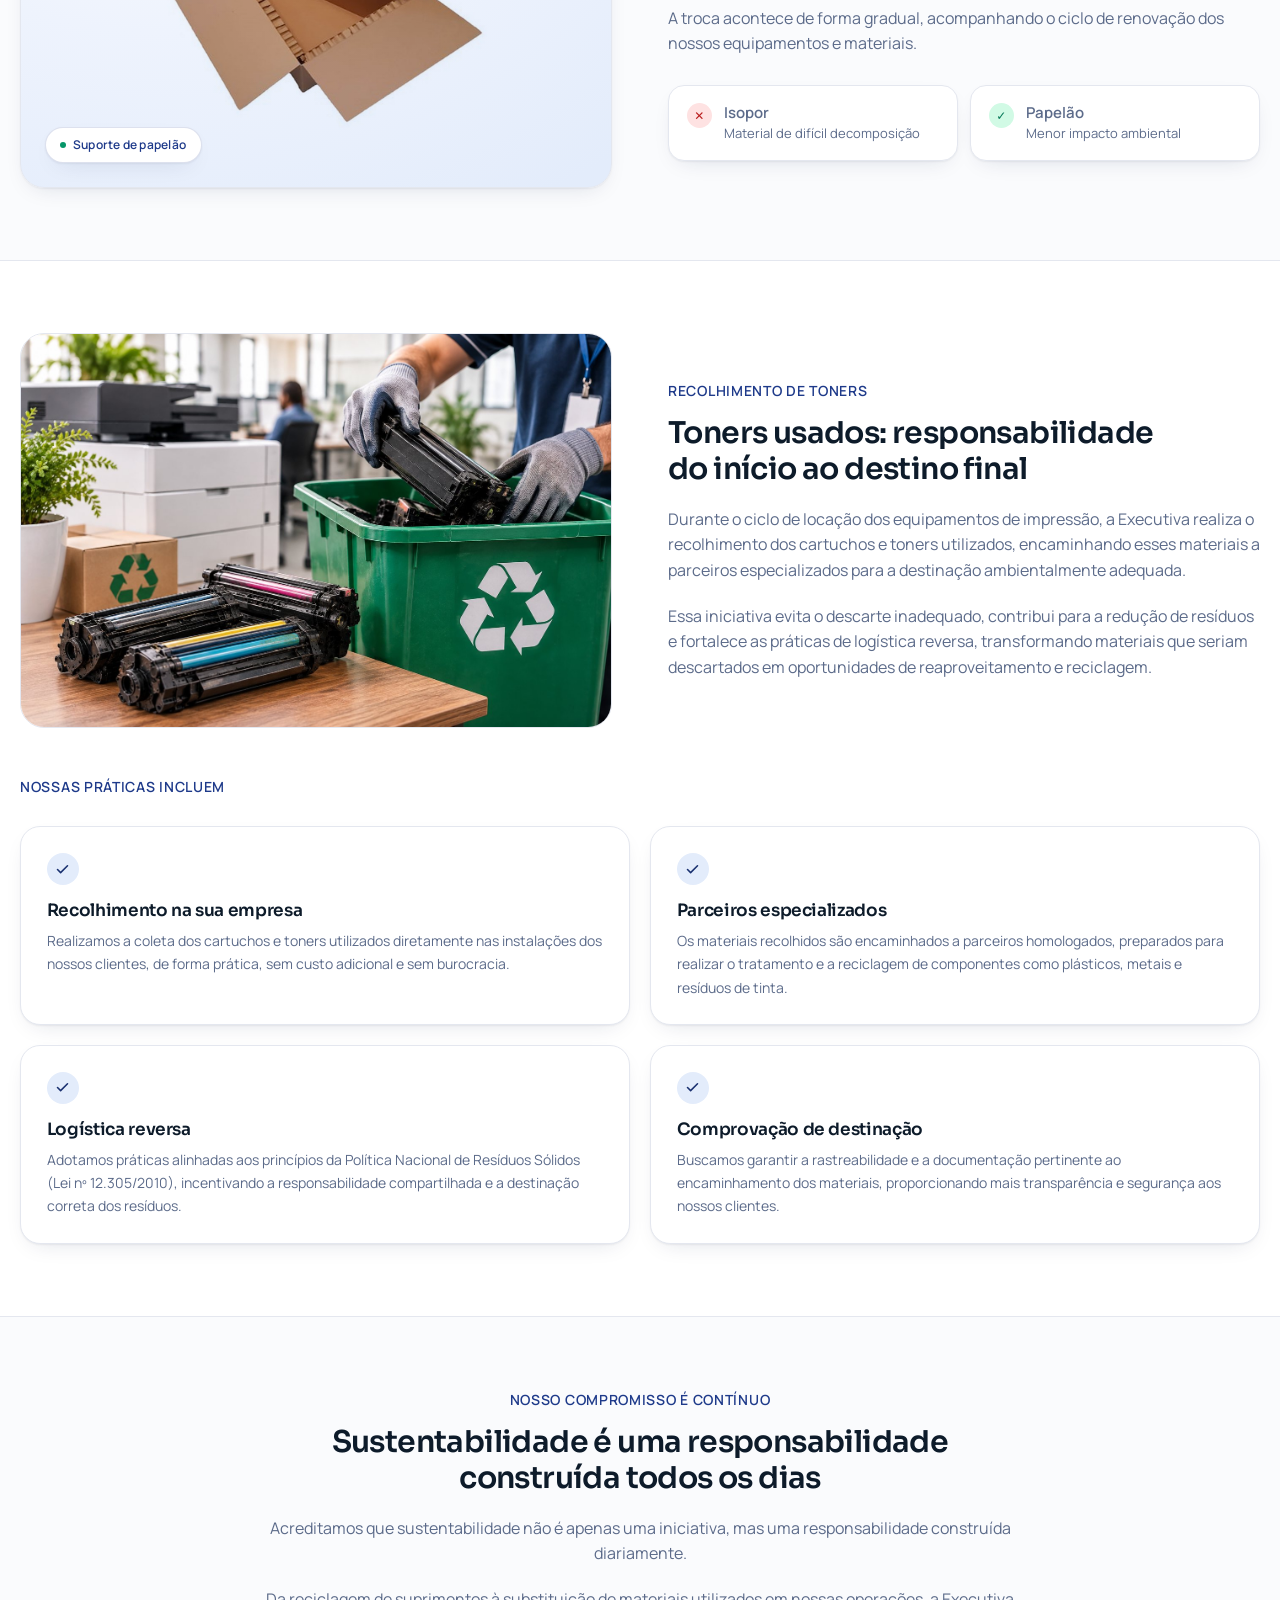
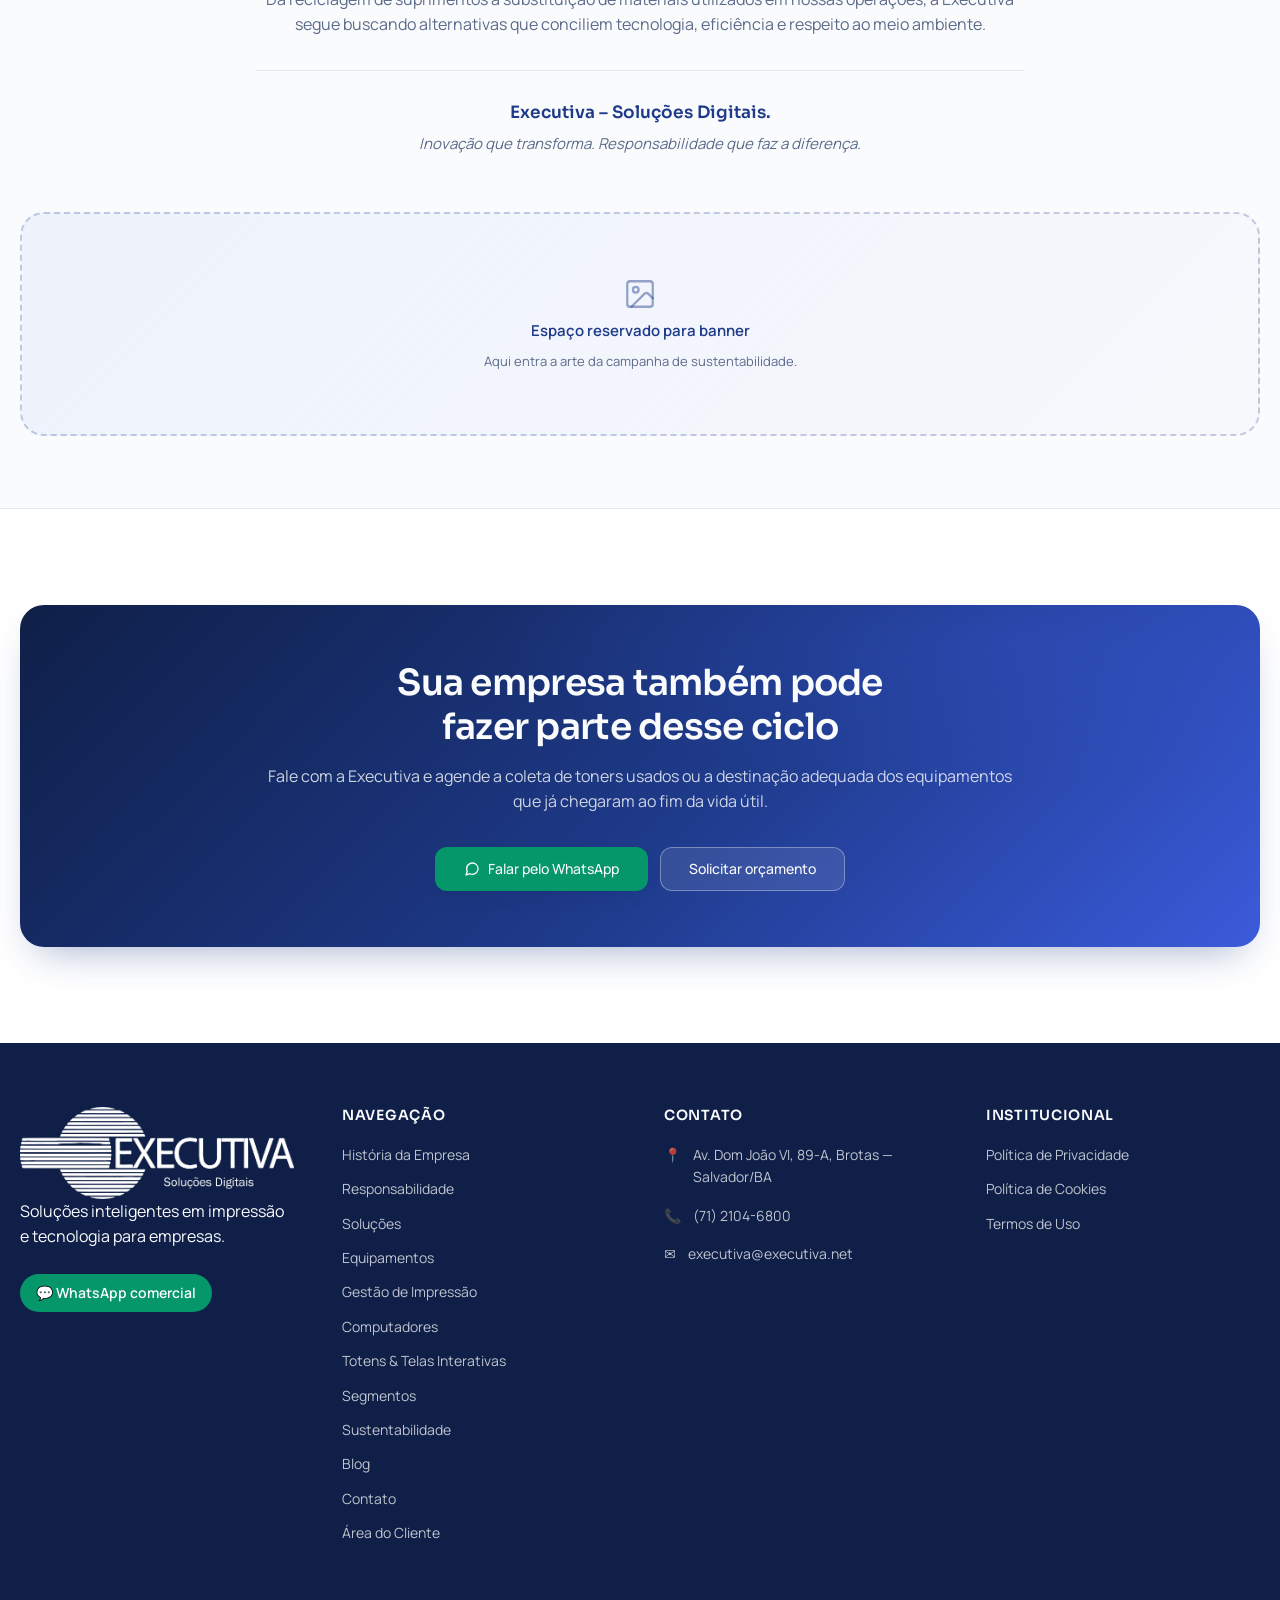
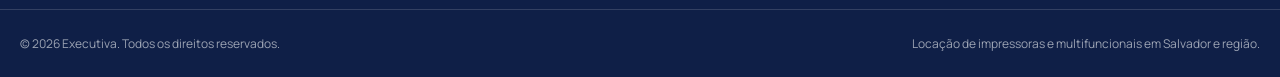
<file: sustentabilidade.html>
<!DOCTYPE html>
<html lang="pt-BR">
<head>
  <meta charset="UTF-8">
  <meta name="viewport" content="width=device-width, initial-scale=1.0">
  <title>Sustentabilidade | Compromisso Ambiental | Executiva</title>
  <meta name="description" content="Sustentabilidade na Executiva: economia circular, recolhimento de toners usados, logística reversa e substituição gradual dos suportes de isopor por papelão.">
  <link rel="icon" href="imagens/favicon.png" type="image/png">
  <link rel="stylesheet" href="css/styles.css?v=20261116">
</head>
<body>

<header class="site-header">
  <div class="container header-inner">
    <a href="index.html" class="logo" aria-label="Executiva — página inicial">
      <img src="imagens/logo-executiva.png" alt="Executiva" width="251" height="115">
    </a>

    <nav class="desktop-nav" aria-label="Menu principal">
      <a href="index.html" class="nav-link">Início</a>
            <div class="dropdown">
        <a href="historia-da-empresa.html" class="nav-link">
          A Empresa
          <svg width="14" height="14" viewBox="0 0 24 24" fill="none" stroke="currentColor" stroke-width="2" stroke-linecap="round" stroke-linejoin="round" aria-hidden="true"><polyline points="6 9 12 15 18 9"></polyline></svg>
        </a>
        <div class="dropdown-menu">
          <a href="historia-da-empresa.html" class="dropdown-item">História da Empresa</a>
          <a href="responsabilidade.html" class="dropdown-item">Responsabilidade</a>
        </div>
      </div>
      <div class="dropdown">
        <a href="solucoes.html" class="nav-link">
          Soluções
          <svg width="14" height="14" viewBox="0 0 24 24" fill="none" stroke="currentColor" stroke-width="2" stroke-linecap="round" stroke-linejoin="round" aria-hidden="true"><polyline points="6 9 12 15 18 9"></polyline></svg>
        </a>
        <div class="dropdown-menu">
          <a href="solucoes.html#locacao-de-impressoras" class="dropdown-item">Locação de Impressoras</a>
          <a href="solucoes.html#locacao-de-multifuncionais" class="dropdown-item">Locação de Multifuncionais</a>
          <a href="solucoes.html#outsourcing-de-impressao" class="dropdown-item">Outsourcing de Impressão</a>
          <a href="gestao-impressao.html" class="dropdown-item">Gestão de Impressão</a>
          <a href="solucoes.html#outras-solucoes" class="dropdown-item">Outras Soluções</a>
        </div>
      </div>
      <div class="dropdown">
        <a href="equipamentos.html" class="nav-link">
          Equipamentos
          <svg width="14" height="14" viewBox="0 0 24 24" fill="none" stroke="currentColor" stroke-width="2" stroke-linecap="round" stroke-linejoin="round" aria-hidden="true"><polyline points="6 9 12 15 18 9"></polyline></svg>
        </a>
                <div class="dropdown-menu">
          <div class="dropdown-subgroup">
            <a href="equipamentos.html" class="dropdown-item dropdown-with-sub">
              Impressoras
              <svg width="12" height="12" viewBox="0 0 24 24" fill="none" stroke="currentColor" stroke-width="2" stroke-linecap="round" stroke-linejoin="round" aria-hidden="true"><polyline points="9 6 15 12 9 18"></polyline></svg>
            </a>
            <div class="dropdown-submenu">
              <a href="equipamentos.html?categoria=impressora-color" class="dropdown-item">Impressoras Coloridas</a>
              <a href="equipamentos.html?categoria=impressora-pb" class="dropdown-item">Impressoras P&amp;B</a>
              <a href="equipamentos.html?categoria=multifuncionais-color" class="dropdown-item">Multifuncionais Coloridas</a>
              <a href="equipamentos.html?categoria=multifuncionais-pb" class="dropdown-item">Multifuncionais P&amp;B</a>
              <a href="equipamentos.html?categoria=flexografia" class="dropdown-item">Flexografia</a>
              <a href="equipamentos.html?categoria=ploter" class="dropdown-item">Plotters</a>
              <a href="equipamentos.html?categoria=scaner" class="dropdown-item">Scanners</a>
              <a href="equipamentos.html?categoria=etiquetas" class="dropdown-item">Etiquetas</a>
              <a href="equipamentos.html?categoria=cartoes" class="dropdown-item">Cartões</a>
              <a href="equipamentos.html?categoria=producao" class="dropdown-item">Produção Gráfica</a>
            </div>
          </div>
          <div class="dropdown-subgroup">
            <a href="computadores.html" class="dropdown-item dropdown-with-sub">
              Computadores
              <svg width="12" height="12" viewBox="0 0 24 24" fill="none" stroke="currentColor" stroke-width="2" stroke-linecap="round" stroke-linejoin="round" aria-hidden="true"><polyline points="9 6 15 12 9 18"></polyline></svg>
            </a>
            <div class="dropdown-submenu">
              <a href="computadores.html?categoria=desktops" class="dropdown-item">Computadores</a>
              <a href="computadores.html?categoria=notebooks" class="dropdown-item">Notebooks</a>
              <a href="computadores.html?categoria=servidores" class="dropdown-item">Servidores</a>
            </div>
          </div>
          <a href="totens.html" class="dropdown-item">Totens &amp; Telas Interativas</a>
        </div>
      </div>
      <a href="sustentabilidade.html" class="nav-link active">Sustentabilidade</a>
      <a href="contato.html" class="nav-link">Contato</a>
      <a href="https://centralexecutiva.com.br" target="_blank" rel="noopener noreferrer" class="btn btn-hero btn-sm header-cta">
        Área do Cliente
        <svg width="14" height="14" viewBox="0 0 24 24" fill="none" stroke="currentColor" stroke-width="2" stroke-linecap="round" stroke-linejoin="round" aria-hidden="true"><path d="M18 13v6a2 2 0 0 1-2 2H5a2 2 0 0 1-2-2V8a2 2 0 0 1 2-2h6"></path><polyline points="15 3 21 3 21 9"></polyline><line x1="10" y1="14" x2="21" y2="3"></line></svg>
      </a>
    </nav>

    <button type="button" id="menuToggle" class="mobile-toggle" aria-expanded="false" aria-label="Abrir menu">
      <svg width="20" height="20" viewBox="0 0 24 24" fill="none" stroke="currentColor" stroke-width="2" stroke-linecap="round" stroke-linejoin="round"><line x1="3" y1="6" x2="21" y2="6"></line><line x1="3" y1="12" x2="21" y2="12"></line><line x1="3" y1="18" x2="21" y2="18"></line></svg>
    </button>
  </div>

  <div id="mobileMenu" class="mobile-menu">
    <div class="container">
      <nav aria-label="Menu mobile">
        <a href="index.html" class="mobile-link">Início</a>
                <a href="historia-da-empresa.html" class="mobile-link">A Empresa</a>
        <a href="historia-da-empresa.html" class="mobile-link mobile-sublink">História da Empresa</a>
        <a href="responsabilidade.html" class="mobile-link mobile-sublink">Responsabilidade</a>
        <a href="solucoes.html" class="mobile-link">Soluções</a>
        <a href="gestao-impressao.html" class="mobile-link">Gestão de Impressão</a>
        <a href="equipamentos.html" class="mobile-link">Equipamentos</a>
        <a href="computadores.html" class="mobile-link">Computadores</a>
        <a href="totens.html" class="mobile-link">Totens &amp; Telas</a>
        <a href="sustentabilidade.html" class="mobile-link active">Sustentabilidade</a>
        <a href="contato.html" class="mobile-link">Contato</a>
        <div class="mobile-menu-cta">
          <a href="https://centralexecutiva.com.br" target="_blank" rel="noopener noreferrer" class="btn btn-hero btn-lg w-full">Área do Cliente</a>
        </div>
      </nav>
    </div>
  </div>
</header>

<main>
  <section class="page-header">
    <div class="container page-header-inner">
      <div class="reveal">
        <p class="page-header-eyebrow">Sustentabilidade</p>
        <h1>Cuidar do planeta faz parte do nosso compromisso</h1>
        <p>Inovação e responsabilidade ambiental caminham lado a lado na Executiva. Adotamos práticas que reduzem impactos, incentivam o uso consciente dos recursos e dão destino adequado a materiais e equipamentos.</p>
        <ul class="hero-tags">
          <li>Economia circular</li>
          <li>Logística reversa</li>
          <li>Destinação responsável</li>
        </ul>
      </div>
    </div>
  </section>

  <section class="container section-padded">
    <div class="grid-2-lg gap-14 items-start">
      <div class="reveal">
        <p class="section-eyebrow">Nosso compromisso</p>
        <h2 class="section-title text-3xl">Inovação que caminha ao lado da <span class="text-gradient">responsabilidade ambiental</span></h2>
        <p class="section-description">Na Executiva, acreditamos que a inovação também deve caminhar ao lado da responsabilidade ambiental. Por isso, adotamos práticas que contribuem para a redução de impactos ambientais, o uso consciente de recursos e a preservação do meio ambiente.</p>
        <p class="section-description">Nosso compromisso vai além da prestação de serviços. Trabalhamos para incorporar atitudes mais sustentáveis à nossa operação, promovendo a economia circular, a redução de resíduos e a destinação ambientalmente adequada de materiais e equipamentos.</p>
      </div>

      <ul class="sust-pillars">
        <li class="reveal card card-hover sust-pillar">
          <span class="advantage-icon" aria-hidden="true">
            <svg width="20" height="20" viewBox="0 0 24 24" fill="none" stroke="currentColor" stroke-width="2" stroke-linecap="round" stroke-linejoin="round"><path d="M7 19H4.815a1.83 1.83 0 0 1-1.57-.881 1.785 1.785 0 0 1-.004-1.784L7.196 9.5"></path><path d="M11 19h8.203a1.83 1.83 0 0 0 1.556-.89 1.784 1.784 0 0 0 0-1.775l-1.226-2.12"></path><path d="m14 16-3 3 3 3"></path><path d="M8.293 13.596 7.196 9.5 3.1 10.598"></path><path d="m9.344 5.811 1.093-1.892A1.83 1.83 0 0 1 11.985 3a1.784 1.784 0 0 1 1.546.888l3.943 6.843"></path><path d="m13.378 9.633 4.096 1.098 1.097-4.096"></path></svg>
          </span>
          <div>
            <h3>Economia circular</h3>
            <p>Materiais e equipamentos ganham novos ciclos de uso em vez de se tornarem resíduo.</p>
          </div>
        </li>
        <li class="reveal card card-hover sust-pillar">
          <span class="advantage-icon" aria-hidden="true">
            <svg width="20" height="20" viewBox="0 0 24 24" fill="none" stroke="currentColor" stroke-width="2" stroke-linecap="round" stroke-linejoin="round"><path d="M11 20A7 7 0 0 1 9.8 6.1C15.5 5 17 4.48 19 2c1 2 2 4.18 2 8 0 5.5-4.78 10-10 10Z"></path><path d="M2 21c0-3 1.85-5.36 5.08-6C9.5 14.52 12 13 13 12"></path></svg>
          </span>
          <div>
            <h3>Redução de resíduos</h3>
            <p>Revisamos processos e materiais para gerar menos descarte na nossa operação.</p>
          </div>
        </li>
        <li class="reveal card card-hover sust-pillar">
          <span class="advantage-icon" aria-hidden="true">
            <svg width="20" height="20" viewBox="0 0 24 24" fill="none" stroke="currentColor" stroke-width="2" stroke-linecap="round" stroke-linejoin="round"><path d="M20 13c0 5-3.5 7.5-7.66 8.95a1 1 0 0 1-.67-.01C7.5 20.5 4 18 4 13V6a1 1 0 0 1 1-1c2 0 4.5-1.2 6.24-2.72a1.17 1.17 0 0 1 1.52 0C14.51 3.81 17 5 19 5a1 1 0 0 1 1 1z"></path><path d="m9 12 2 2 4-4"></path></svg>
          </span>
          <div>
            <h3>Destinação adequada</h3>
            <p>Toners, cartuchos e equipamentos são encaminhados a parceiros especializados.</p>
          </div>
        </li>
      </ul>
    </div>

    <figure class="reveal sust-quote">
      <span class="sust-quote-icon" aria-hidden="true">
        <svg width="22" height="22" viewBox="0 0 24 24" fill="none" stroke="currentColor" stroke-width="2" stroke-linecap="round" stroke-linejoin="round"><path d="M11 20A7 7 0 0 1 9.8 6.1C15.5 5 17 4.48 19 2c1 2 2 4.18 2 8 0 5.5-4.78 10-10 10Z"></path><path d="M2 21c0-3 1.85-5.36 5.08-6C9.5 14.52 12 13 13 12"></path></svg>
      </span>
      <blockquote>Cada mudança representa um passo importante na construção de um futuro mais consciente.</blockquote>
    </figure>
  </section>

  <section class="section-bordered section-padded">
    <div class="container">
      <div class="grid-2-lg gap-14 items-center">
        <div class="reveal from-left">
          <figure class="sust-figure">
            <img src="imagens/isopor.jpg" alt="Caixa de papelão que substitui gradualmente os suportes de isopor" loading="lazy">
            <figcaption class="sust-figure-badge">Suporte de papelão</figcaption>
          </figure>
        </div>

        <div class="reveal">
          <p class="section-eyebrow">Nova etapa</p>
          <h2 class="section-title text-3xl">Substituição gradual dos suportes de isopor por papelão</h2>
          <p class="section-description">Estamos em uma nova etapa dessa jornada: a substituição gradual dos suportes de isopor por suportes de papelão, uma alternativa mais sustentável que busca reduzir o uso de materiais de difícil decomposição e incentivar soluções com menor impacto ambiental.</p>
          <p class="section-description">A troca acontece de forma gradual, acompanhando o ciclo de renovação dos nossos equipamentos e materiais.</p>

          <div class="sust-compare">
            <div class="sust-compare-item is-out">
              <span aria-hidden="true">✕</span>
              <p><strong>Isopor</strong>Material de difícil decomposição</p>
            </div>
            <div class="sust-compare-item is-in">
              <span aria-hidden="true">✓</span>
              <p><strong>Papelão</strong>Menor impacto ambiental</p>
            </div>
          </div>
        </div>
      </div>
    </div>
  </section>

  <section class="container section-padded">
    <div class="grid-2-lg gap-14 items-center">
      <div class="reveal from-left">
        <img src="imagens/recolhimentotoner.jpg" alt="Colaborador da Executiva recolhendo toners usados para reciclagem" class="rounded-3xl border w-full" loading="lazy">
      </div>

      <div class="reveal">
        <p class="section-eyebrow">Recolhimento de toners</p>
        <h2 class="section-title text-3xl">Toners usados: responsabilidade do início ao destino final</h2>
        <p class="section-description">Durante o ciclo de locação dos equipamentos de impressão, a Executiva realiza o recolhimento dos cartuchos e toners utilizados, encaminhando esses materiais a parceiros especializados para a destinação ambientalmente adequada.</p>
        <p class="section-description">Essa iniciativa evita o descarte inadequado, contribui para a redução de resíduos e fortalece as práticas de logística reversa, transformando materiais que seriam descartados em oportunidades de reaproveitamento e reciclagem.</p>
      </div>
    </div>

    <p class="section-eyebrow mt-12 reveal">Nossas práticas incluem</p>

    <div class="sust-practices">
      <article class="reveal card card-hover sust-practice">
        <span class="sust-check" aria-hidden="true">
          <svg width="15" height="15" viewBox="0 0 24 24" fill="none" stroke="currentColor" stroke-width="2.5" stroke-linecap="round" stroke-linejoin="round"><polyline points="20 6 9 17 4 12"></polyline></svg>
        </span>
        <h3>Recolhimento na sua empresa</h3>
        <p>Realizamos a coleta dos cartuchos e toners utilizados diretamente nas instalações dos nossos clientes, de forma prática, sem custo adicional e sem burocracia.</p>
      </article>

      <article class="reveal card card-hover sust-practice">
        <span class="sust-check" aria-hidden="true">
          <svg width="15" height="15" viewBox="0 0 24 24" fill="none" stroke="currentColor" stroke-width="2.5" stroke-linecap="round" stroke-linejoin="round"><polyline points="20 6 9 17 4 12"></polyline></svg>
        </span>
        <h3>Parceiros especializados</h3>
        <p>Os materiais recolhidos são encaminhados a parceiros homologados, preparados para realizar o tratamento e a reciclagem de componentes como plásticos, metais e resíduos de tinta.</p>
      </article>

      <article class="reveal card card-hover sust-practice">
        <span class="sust-check" aria-hidden="true">
          <svg width="15" height="15" viewBox="0 0 24 24" fill="none" stroke="currentColor" stroke-width="2.5" stroke-linecap="round" stroke-linejoin="round"><polyline points="20 6 9 17 4 12"></polyline></svg>
        </span>
        <h3>Logística reversa</h3>
        <p>Adotamos práticas alinhadas aos princípios da Política Nacional de Resíduos Sólidos (Lei nº 12.305/2010), incentivando a responsabilidade compartilhada e a destinação correta dos resíduos.</p>
      </article>

      <article class="reveal card card-hover sust-practice">
        <span class="sust-check" aria-hidden="true">
          <svg width="15" height="15" viewBox="0 0 24 24" fill="none" stroke="currentColor" stroke-width="2.5" stroke-linecap="round" stroke-linejoin="round"><polyline points="20 6 9 17 4 12"></polyline></svg>
        </span>
        <h3>Comprovação de destinação</h3>
        <p>Buscamos garantir a rastreabilidade e a documentação pertinente ao encaminhamento dos materiais, proporcionando mais transparência e segurança aos nossos clientes.</p>
      </article>
    </div>
  </section>

  <section class="section-bordered section-padded">
    <div class="container">
      <div class="sust-closing reveal">
        <p class="section-eyebrow">Nosso compromisso é contínuo</p>
        <h2 class="section-title text-3xl">Sustentabilidade é uma responsabilidade construída todos os dias</h2>
        <p class="section-description">Acreditamos que sustentabilidade não é apenas uma iniciativa, mas uma responsabilidade construída diariamente.</p>
        <p class="section-description">Da reciclagem de suprimentos à substituição de materiais utilizados em nossas operações, a Executiva segue buscando alternativas que conciliem tecnologia, eficiência e respeito ao meio ambiente.</p>

        <div class="sust-signature">
          <p class="sust-signature-brand">Executiva – Soluções Digitais.</p>
          <p class="sust-signature-line">Inovação que transforma. Responsabilidade que faz a diferença.</p>
        </div>
      </div>

      <!-- BANNER DE SUSTENTABILIDADE: quando a arte estiver pronta, substitua este bloco pela imagem do banner. -->
      <div class="banner-slot reveal" id="banner-sustentabilidade">
        <svg width="34" height="34" viewBox="0 0 24 24" fill="none" stroke="currentColor" stroke-width="1.6" stroke-linecap="round" stroke-linejoin="round" aria-hidden="true"><rect x="3" y="3" width="18" height="18" rx="2" ry="2"></rect><circle cx="9" cy="9" r="2"></circle><path d="m21 15-3.086-3.086a2 2 0 0 0-2.828 0L6 21"></path></svg>
        <p class="banner-slot-title">Espaço reservado para banner</p>
        <p class="banner-slot-text">Aqui entra a arte da campanha de sustentabilidade.</p>
      </div>
    </div>
  </section>

  <section class="cta-band">
    <div class="container">
      <div class="cta-band-inner">
        <div class="cta-band-overlay"></div>
        <div class="cta-band-content">
          <h2>Sua empresa também pode fazer parte desse ciclo</h2>
          <p>Fale com a Executiva e agende a coleta de toners usados ou a destinação adequada dos equipamentos que já chegaram ao fim da vida útil.</p>
          <div class="cta-band-actions">
            <a href="https://api.whatsapp.com/send?phone=5571996363349&text=Olá! Quero informações sobre coleta de toners e reciclagem de equipamentos." target="_blank" rel="noopener noreferrer" class="btn btn-whatsapp btn-lg">
              <svg width="16" height="16" viewBox="0 0 24 24" fill="none" stroke="currentColor" stroke-width="2" stroke-linecap="round" stroke-linejoin="round"><path d="M21 11.5a8.38 8.38 0 0 1-.9 3.8 8.5 8.5 0 0 1-7.6 4.7 8.38 8.38 0 0 1-3.8-.9L3 21l1.9-5.7a8.38 8.38 0 0 1-.9-3.8 8.5 8.5 0 0 1 4.7-7.6 8.38 8.38 0 0 1 3.8-.9h.5a8.48 8.48 0 0 1 8 8v.5z"></path></svg>
              Falar pelo WhatsApp
            </a>
            <a href="contato.html" class="btn btn-ondark btn-lg">Solicitar orçamento</a>
          </div>
        </div>
      </div>
    </div>
  </section>
</main>

<footer class="site-footer">
  <div class="container footer-grid footer-4">
    <div>
      <img src="imagens/logo-executiva.png" alt="Executiva" class="invert-logo">
      <p>Soluções inteligentes em impressão e tecnologia para empresas.</p>
      <a href="https://api.whatsapp.com/send?phone=5571996363349&text=Olá! Contato comercial." target="_blank" rel="noopener noreferrer" class="footer-wa">
        💬 WhatsApp comercial
      </a>
    </div>

    <nav aria-label="Links do rodapé">
      <h2>Navegação</h2>
      <ul class="footer-links">
        <li><a href="historia-da-empresa.html">História da Empresa</a></li>
        <li><a href="responsabilidade.html">Responsabilidade</a></li>
        <li><a href="solucoes.html">Soluções</a></li>
        <li><a href="equipamentos.html">Equipamentos</a></li>
        <li><a href="gestao-impressao.html">Gestão de Impressão</a></li>
        <li><a href="computadores.html">Computadores</a></li>
        <li><a href="totens.html">Totens &amp; Telas Interativas</a></li>
        <li><a href="#">Segmentos</a></li>
        <li><a href="sustentabilidade.html">Sustentabilidade</a></li>
        <li><a href="blog.html">Blog</a></li>
        <li><a href="contato.html">Contato</a></li>
        <li><a href="https://centralexecutiva.com.br" target="_blank" rel="noopener noreferrer">Área do Cliente</a></li>
      </ul>
    </nav>

    <div>
      <h2>Contato</h2>
      <ul class="footer-contact">
        <li>
          <span>📍</span>
          <span>Av. Dom João VI, 89-A, Brotas — Salvador/BA</span>
        </li>
        <li>
          <span>📞</span>
          <a href="tel:+557121046800" class="hover\:text-primary-fg">(71) 2104-6800</a>
        </li>
        <li>
          <span>✉️</span>
          <a href="mailto:executiva@executiva.net" class="hover\:text-primary-fg">executiva@executiva.net</a>
        </li>
      </ul>
    </div>

    <div>
      <h2>Institucional</h2>
      <ul class="footer-links">
        <li><a href="#">Política de Privacidade</a></li>
        <li><a href="#">Política de Cookies</a></li>
        <li><a href="#">Termos de Uso</a></li>
      </ul>
    </div>
  </div>

  <div class="footer-bottom">
    <div class="container footer-bottom-inner">
      <p>© <span id="currentYear">2026</span> Executiva. Todos os direitos reservados.</p>
      <p>Locação de impressoras e multifuncionais em Salvador e região.</p>
    </div>
  </div>
</footer>

<a id="whatsappFab" class="whatsapp-fab" href="https://api.whatsapp.com/send?phone=5571996363349&text=Olá! Vim do site da Executiva." target="_blank" rel="noopener noreferrer" aria-label="Falar com a Executiva pelo WhatsApp">
  <svg width="20" height="20" viewBox="0 0 24 24" fill="none" stroke="currentColor" stroke-width="2" stroke-linecap="round" stroke-linejoin="round"><path d="M21 11.5a8.38 8.38 0 0 1-.9 3.8 8.5 8.5 0 0 1-7.6 4.7 8.38 8.38 0 0 1-3.8-.9L3 21l1.9-5.7a8.38 8.38 0 0 1-.9-3.8 8.5 8.5 0 0 1 4.7-7.6 8.38 8.38 0 0 1 3.8-.9h.5a8.48 8.48 0 0 1 8 8v.5z"></path></svg>
  <span>Falar no WhatsApp</span>
</a>

<script defer src="js/main.js"></script>
</body>
</html>
</file>
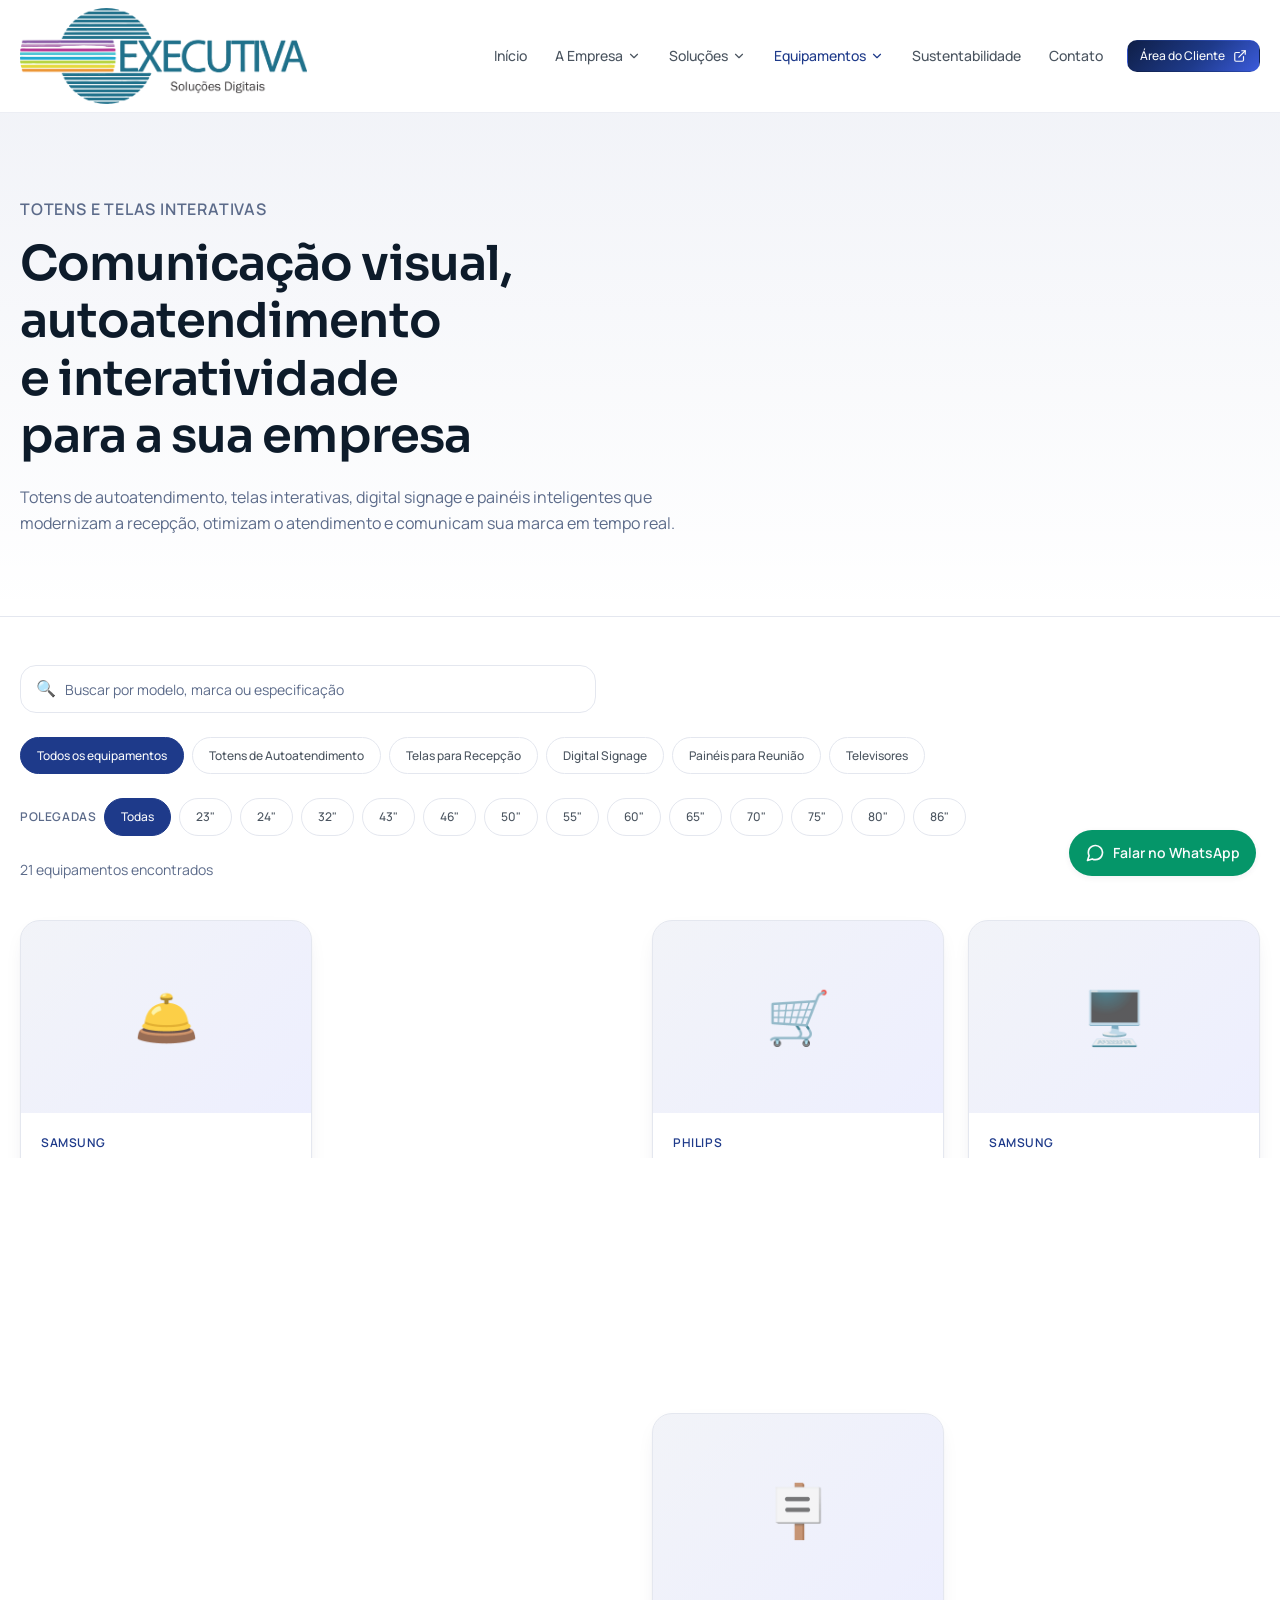
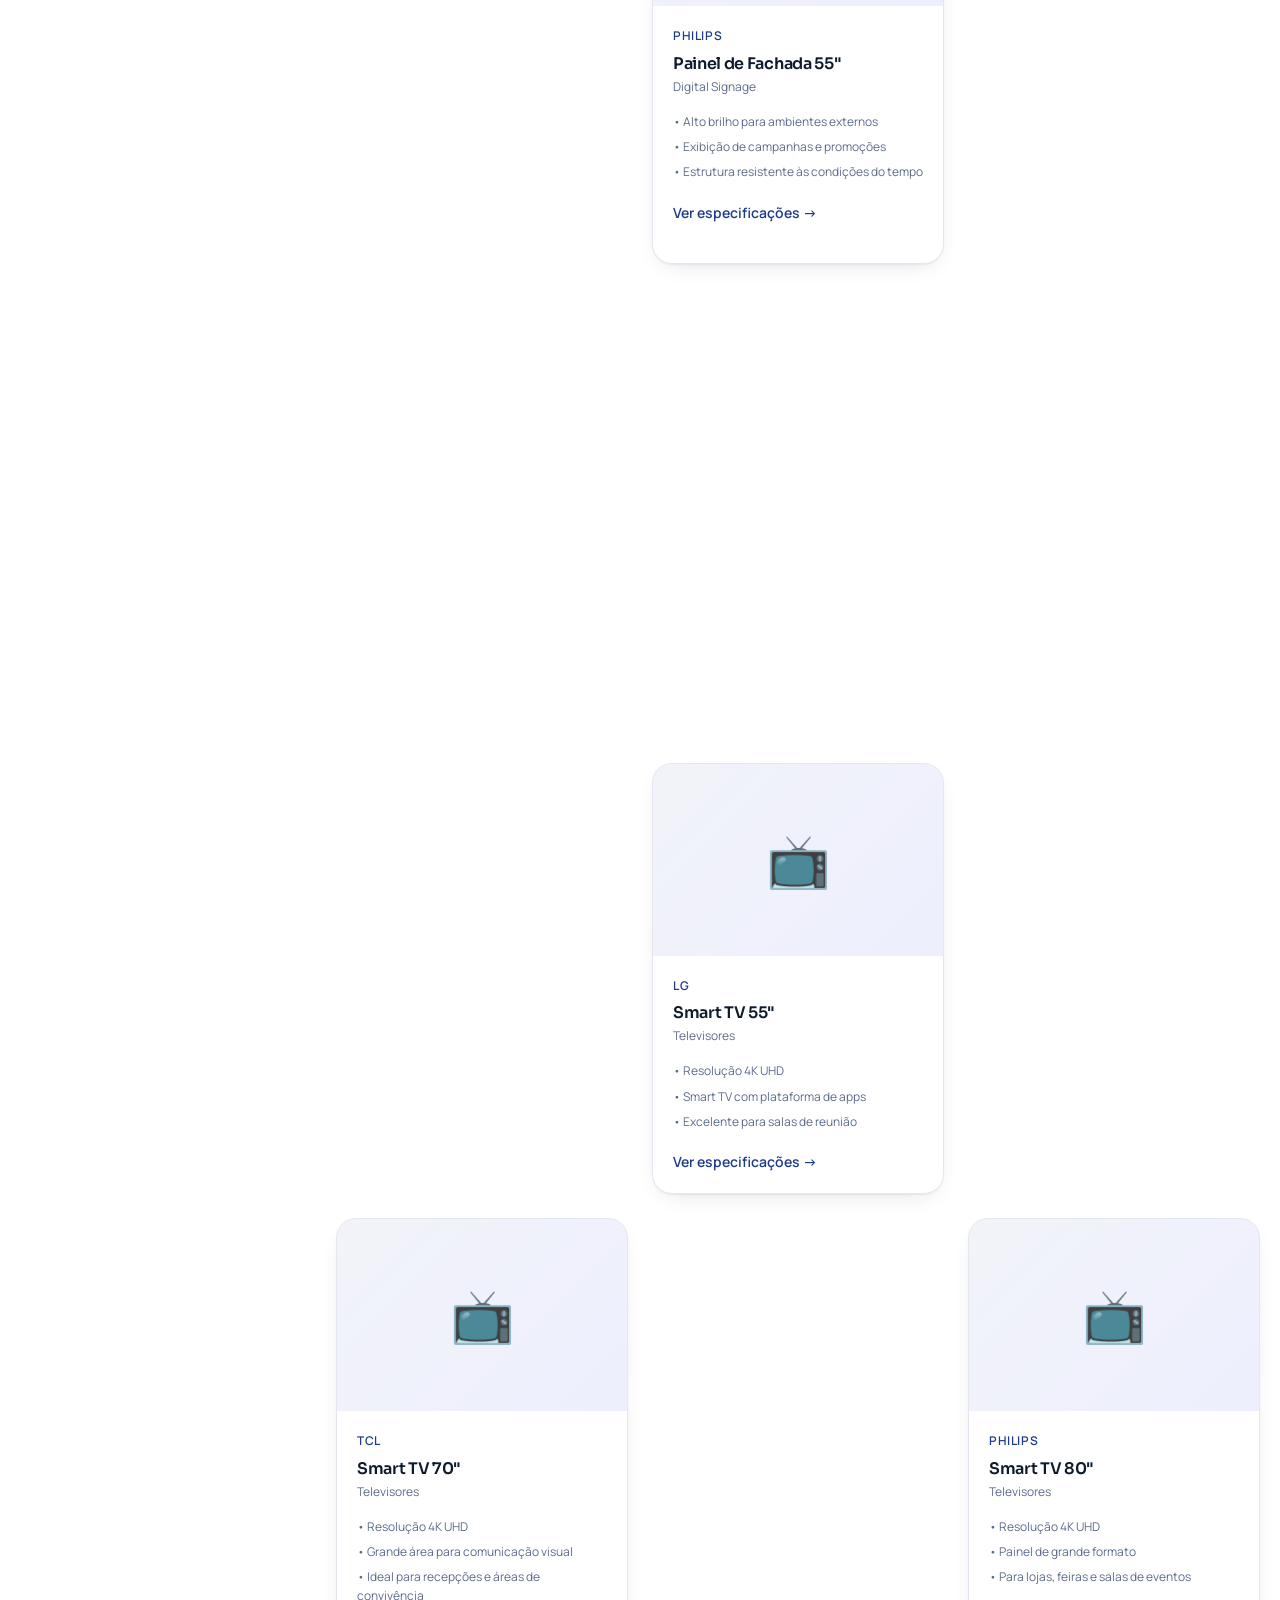
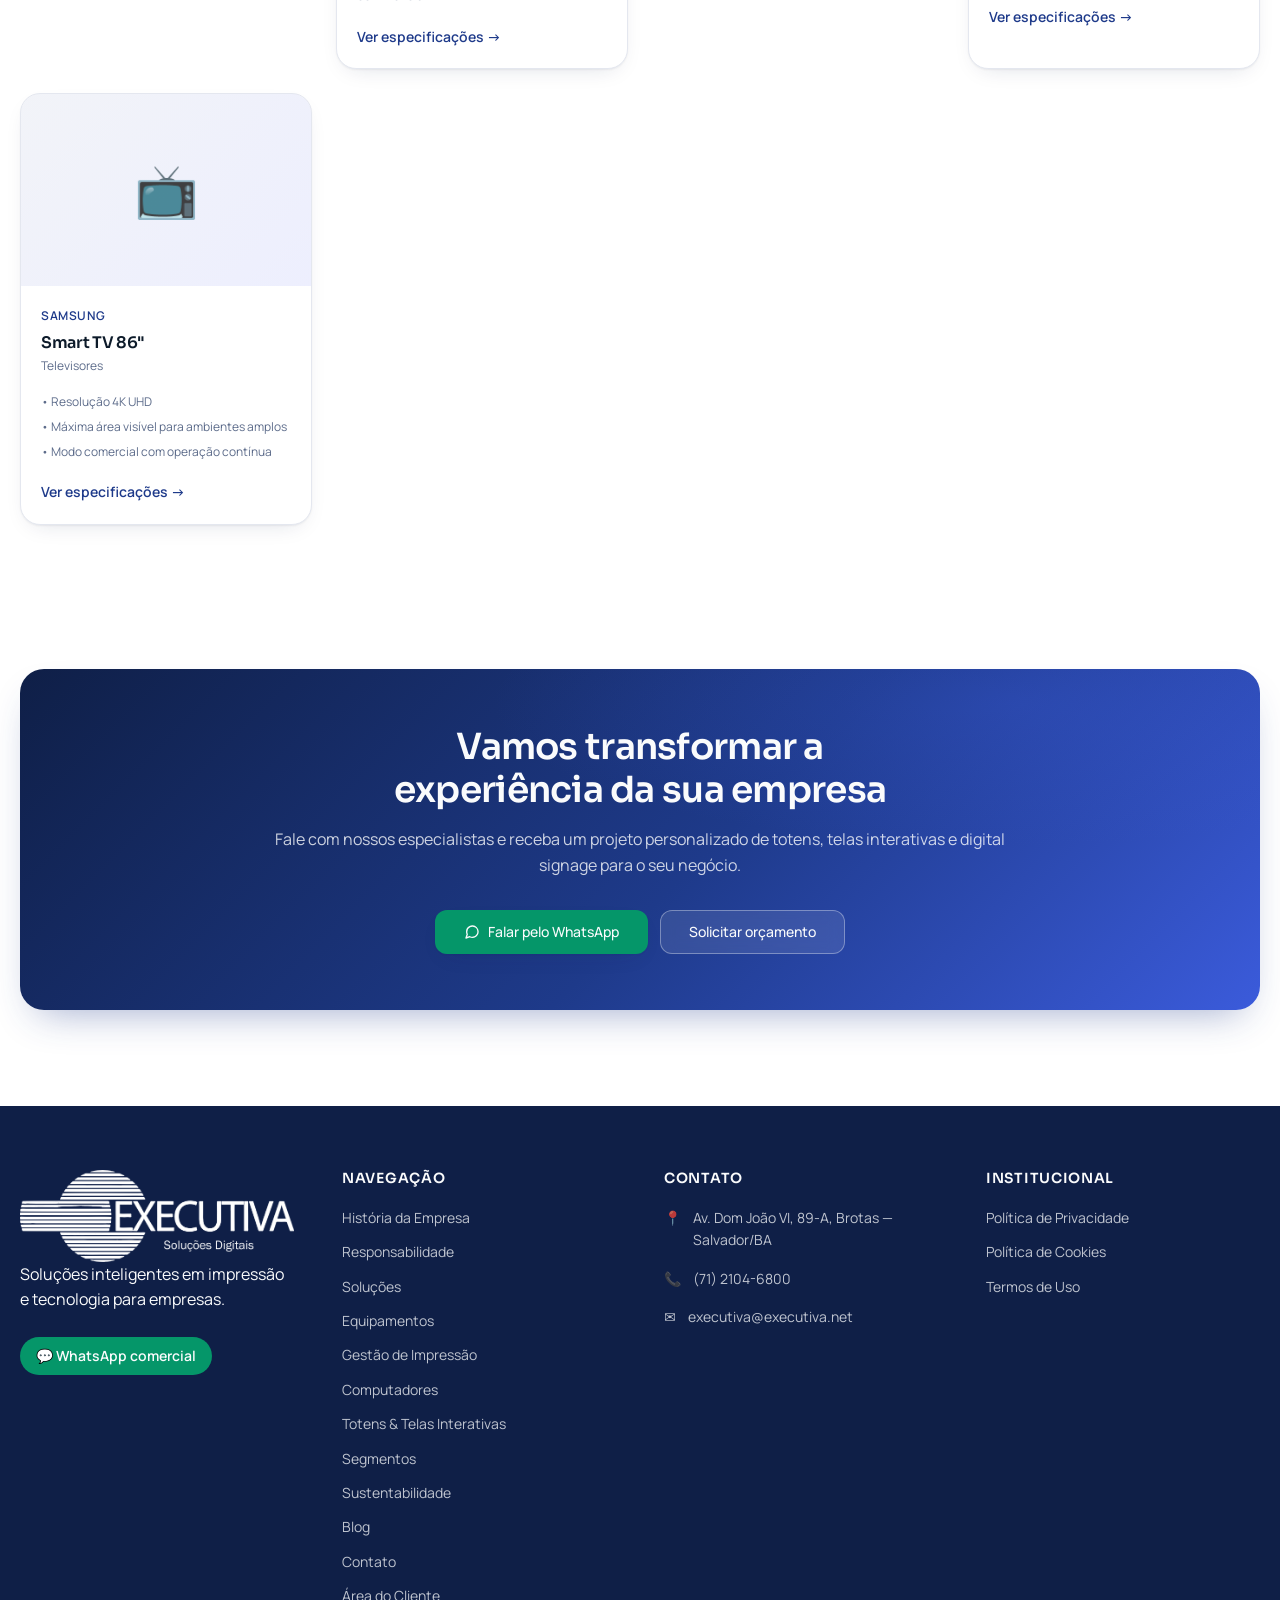
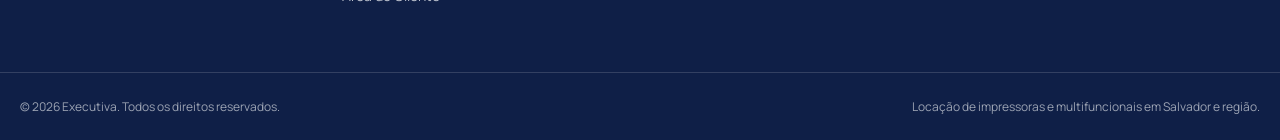
<file: totens.html>
<!DOCTYPE html>
<html lang="pt-BR">
<head>
  <meta charset="UTF-8">
  <meta name="viewport" content="width=device-width, initial-scale=1.0">
  <title>Totens e Telas Interativas — Digital Signage e Autoatendimento | Executiva</title>
  <meta name="description" content="Catálogo de totens de autoatendimento, telas interativas, digital signage e painéis para empresas em Salvador e região.">
  <link rel="icon" href="imagens/favicon.png" type="image/png">
  <link rel="stylesheet" href="css/styles.css?v=20261116">
</head>
<body>

<header class="site-header">
  <div class="container header-inner">
    <a href="index.html" class="logo" aria-label="Executiva — página inicial">
      <img src="imagens/logo-executiva.png" alt="Executiva" width="251" height="115">
    </a>

    <nav class="desktop-nav" aria-label="Menu principal">
      <a href="index.html" class="nav-link">Início</a>
            <div class="dropdown">
        <a href="historia-da-empresa.html" class="nav-link">
          A Empresa
          <svg width="14" height="14" viewBox="0 0 24 24" fill="none" stroke="currentColor" stroke-width="2" stroke-linecap="round" stroke-linejoin="round" aria-hidden="true"><polyline points="6 9 12 15 18 9"></polyline></svg>
        </a>
        <div class="dropdown-menu">
          <a href="historia-da-empresa.html" class="dropdown-item">História da Empresa</a>
          <a href="responsabilidade.html" class="dropdown-item">Responsabilidade</a>
        </div>
      </div>
      <div class="dropdown">
        <a href="solucoes.html" class="nav-link">
          Soluções
          <svg width="14" height="14" viewBox="0 0 24 24" fill="none" stroke="currentColor" stroke-width="2" stroke-linecap="round" stroke-linejoin="round" aria-hidden="true"><polyline points="6 9 12 15 18 9"></polyline></svg>
        </a>
        <div class="dropdown-menu">
          <a href="solucoes.html#locacao-de-impressoras" class="dropdown-item">Locação de Impressoras</a>
          <a href="solucoes.html#locacao-de-multifuncionais" class="dropdown-item">Locação de Multifuncionais</a>
          <a href="solucoes.html#outsourcing-de-impressao" class="dropdown-item">Outsourcing de Impressão</a>
          <a href="gestao-impressao.html" class="dropdown-item">Gestão de Impressão</a>
          <a href="solucoes.html#outras-solucoes" class="dropdown-item">Outras Soluções</a>
        </div>
      </div>
      <div class="dropdown">
        <a href="equipamentos.html" class="nav-link active">
          Equipamentos
          <svg width="14" height="14" viewBox="0 0 24 24" fill="none" stroke="currentColor" stroke-width="2" stroke-linecap="round" stroke-linejoin="round" aria-hidden="true"><polyline points="6 9 12 15 18 9"></polyline></svg>
        </a>
                <div class="dropdown-menu">
          <div class="dropdown-subgroup">
            <a href="equipamentos.html" class="dropdown-item dropdown-with-sub">
              Impressoras
              <svg width="12" height="12" viewBox="0 0 24 24" fill="none" stroke="currentColor" stroke-width="2" stroke-linecap="round" stroke-linejoin="round" aria-hidden="true"><polyline points="9 6 15 12 9 18"></polyline></svg>
            </a>
            <div class="dropdown-submenu">
              <a href="equipamentos.html?categoria=impressora-color" class="dropdown-item">Impressoras Coloridas</a>
              <a href="equipamentos.html?categoria=impressora-pb" class="dropdown-item">Impressoras P&amp;B</a>
              <a href="equipamentos.html?categoria=multifuncionais-color" class="dropdown-item">Multifuncionais Coloridas</a>
              <a href="equipamentos.html?categoria=multifuncionais-pb" class="dropdown-item">Multifuncionais P&amp;B</a>
              <a href="equipamentos.html?categoria=flexografia" class="dropdown-item">Flexografia</a>
              <a href="equipamentos.html?categoria=ploter" class="dropdown-item">Plotters</a>
              <a href="equipamentos.html?categoria=scaner" class="dropdown-item">Scanners</a>
              <a href="equipamentos.html?categoria=etiquetas" class="dropdown-item">Etiquetas</a>
              <a href="equipamentos.html?categoria=cartoes" class="dropdown-item">Cartões</a>
              <a href="equipamentos.html?categoria=producao" class="dropdown-item">Produção Gráfica</a>
            </div>
          </div>
          <div class="dropdown-subgroup">
            <a href="computadores.html" class="dropdown-item dropdown-with-sub">
              Computadores
              <svg width="12" height="12" viewBox="0 0 24 24" fill="none" stroke="currentColor" stroke-width="2" stroke-linecap="round" stroke-linejoin="round" aria-hidden="true"><polyline points="9 6 15 12 9 18"></polyline></svg>
            </a>
            <div class="dropdown-submenu">
              <a href="computadores.html?categoria=desktops" class="dropdown-item">Computadores</a>
              <a href="computadores.html?categoria=notebooks" class="dropdown-item">Notebooks</a>
              <a href="computadores.html?categoria=servidores" class="dropdown-item">Servidores</a>
            </div>
          </div>
          <a href="totens.html" class="dropdown-item">Totens &amp; Telas Interativas</a>
        </div>
      </div>
      <a href="sustentabilidade.html" class="nav-link">Sustentabilidade</a>
      <a href="contato.html" class="nav-link">Contato</a>
      <a href="https://centralexecutiva.com.br" target="_blank" rel="noopener noreferrer" class="btn btn-hero btn-sm header-cta">
        Área do Cliente
        <svg width="14" height="14" viewBox="0 0 24 24" fill="none" stroke="currentColor" stroke-width="2" stroke-linecap="round" stroke-linejoin="round" aria-hidden="true"><path d="M18 13v6a2 2 0 0 1-2 2H5a2 2 0 0 1-2-2V8a2 2 0 0 1 2-2h6"></path><polyline points="15 3 21 3 21 9"></polyline><line x1="10" y1="14" x2="21" y2="3"></line></svg>
      </a>
    </nav>

    <button type="button" id="menuToggle" class="mobile-toggle" aria-expanded="false" aria-label="Abrir menu">
      <svg width="20" height="20" viewBox="0 0 24 24" fill="none" stroke="currentColor" stroke-width="2" stroke-linecap="round" stroke-linejoin="round"><line x1="3" y1="6" x2="21" y2="6"></line><line x1="3" y1="12" x2="21" y2="12"></line><line x1="3" y1="18" x2="21" y2="18"></line></svg>
    </button>
  </div>

  <div id="mobileMenu" class="mobile-menu">
    <div class="container">
      <nav aria-label="Menu mobile">
        <a href="index.html" class="mobile-link">Início</a>
                <a href="historia-da-empresa.html" class="mobile-link">A Empresa</a>
        <a href="historia-da-empresa.html" class="mobile-link mobile-sublink">História da Empresa</a>
        <a href="responsabilidade.html" class="mobile-link mobile-sublink">Responsabilidade</a>
        <a href="solucoes.html" class="mobile-link">Soluções</a>
        <a href="gestao-impressao.html" class="mobile-link">Gestão de Impressão</a>
        <a href="equipamentos.html" class="mobile-link">Equipamentos</a>
        <a href="computadores.html" class="mobile-link">Computadores</a>
        <a href="totens.html" class="mobile-link active">Totens &amp; Telas</a>
        <a href="sustentabilidade.html" class="mobile-link">Sustentabilidade</a>
        <a href="contato.html" class="mobile-link">Contato</a>
        <div class="mobile-menu-cta">
          <a href="https://centralexecutiva.com.br" target="_blank" rel="noopener noreferrer" class="btn btn-hero btn-lg w-full">Área do Cliente</a>
        </div>
      </nav>
    </div>
  </div>
</header>

<main>
  <section class="page-header">
    <div class="container page-header-inner">
      <div class="reveal">
        <p class="page-header-eyebrow">Totens e Telas Interativas</p>
        <h1>Comunicação visual, autoatendimento e interatividade para a sua empresa</h1>
        <p>Totens de autoatendimento, telas interativas, digital signage e painéis inteligentes que modernizam a recepção, otimizam o atendimento e comunicam sua marca em tempo real.</p>
      </div>
    </div>
  </section>

  <section class="container py-12">
    <div class="flex flex-col gap-6">
      <div class="relative max-w-xl">
        <span class="text-muted pointer-events-none absolute" style="left: 1rem; top: 50%; transform: translateY(-50%);" aria-hidden="true">🔍</span>
        <label for="busca-equipamento" class="sr-only">Buscar equipamento</label>
        <input id="busca-equipamento" type="search" placeholder="Buscar por modelo, marca ou especificação" class="form-input h-12 w-full rounded-xl text-sm">
      </div>

      <div class="flex flex-wrap gap-2">
        <button class="filter-category chip chip-active" data-category="todos">Todos os equipamentos</button>
        <button class="filter-category chip chip-inactive" data-category="totens-autoatendimento">Totens de Autoatendimento</button>
        <button class="filter-category chip chip-inactive" data-category="telas-recepcao">Telas para Recepção</button>
        <button class="filter-category chip chip-inactive" data-category="signage">Digital Signage</button>
        <button class="filter-category chip chip-inactive" data-category="paineis-reuniao">Painéis para Reunião</button>
        <button class="filter-category chip chip-inactive" data-category="televisores">Televisores</button>
      </div>

      <div class="flex flex-wrap items-center gap-2">
        <span class="text-xs font-semibold uppercase tracking-wider text-muted">Polegadas</span>
        <button class="filter-brand chip chip-active" data-brand="todas">Todas</button>
        <button class="filter-brand chip chip-inactive" data-brand="23">23&quot;</button>
        <button class="filter-brand chip chip-inactive" data-brand="24">24&quot;</button>
        <button class="filter-brand chip chip-inactive" data-brand="32">32&quot;</button>
        <button class="filter-brand chip chip-inactive" data-brand="43">43&quot;</button>
        <button class="filter-brand chip chip-inactive" data-brand="46">46&quot;</button>
        <button class="filter-brand chip chip-inactive" data-brand="50">50&quot;</button>
        <button class="filter-brand chip chip-inactive" data-brand="55">55&quot;</button>
        <button class="filter-brand chip chip-inactive" data-brand="60">60&quot;</button>
        <button class="filter-brand chip chip-inactive" data-brand="65">65&quot;</button>
        <button class="filter-brand chip chip-inactive" data-brand="70">70&quot;</button>
        <button class="filter-brand chip chip-inactive" data-brand="75">75&quot;</button>
        <button class="filter-brand chip chip-inactive" data-brand="80">80&quot;</button>
        <button class="filter-brand chip chip-inactive" data-brand="86">86&quot;</button>
      </div>

      <p id="resultsCount" class="text-sm text-muted">21 equipamentos encontrados</p>
    </div>

    <div class="grid-4 grid-2-sm grid-3-md grid-4-lg gap-6 mt-10">

      <article class="equipment-card reveal h-full" data-category="totens-autoatendimento" data-brand="32" data-name="totem de autoatendimento 32 samsung">
        <div class="equipment-img equipment-img--placeholder">
          <span class="equipment-img-icon" aria-hidden="true">🛎️</span>
        </div>
        <div class="equipment-content">
          <span class="equipment-brand">Samsung</span>
          <h3 class="equipment-name">Totem de Autoatendimento 32&quot;</h3>
          <p class="equipment-category">Totens de Autoatendimento</p>
          <ul class="equipment-specs">
            <li>• Display touch resistente de 32&quot;</li>
            <li>• Emissão de senhas e triagem de atendimento</li>
            <li>• Design sob medida com a identidade da marca</li>
          </ul>
          <a href="#" class="equipment-link">Ver especificações →</a>
        </div>
      </article>

      <article class="equipment-card reveal h-full" data-category="totens-autoatendimento" data-brand="43" data-name="totem interativo 43 lg">
        <div class="equipment-img equipment-img--placeholder">
          <span class="equipment-img-icon" aria-hidden="true">📋</span>
        </div>
        <div class="equipment-content">
          <span class="equipment-brand">LG</span>
          <h3 class="equipment-name">Totem Interativo 43&quot;</h3>
          <p class="equipment-category">Totens de Autoatendimento</p>
          <ul class="equipment-specs">
            <li>• Tela 43&quot; para consultas e autosserviço</li>
            <li>• Integração com painéis de chamada</li>
            <li>• Estrutura preparada para operação 24h</li>
          </ul>
          <a href="#" class="equipment-link">Ver especificações →</a>
        </div>
      </article>

      <article class="equipment-card reveal h-full" data-category="totens-autoatendimento" data-brand="43" data-name="totem pvd catalogo digital 43 philips">
        <div class="equipment-img equipment-img--placeholder">
          <span class="equipment-img-icon" aria-hidden="true">🛒</span>
        </div>
        <div class="equipment-content">
          <span class="equipment-brand">Philips</span>
          <h3 class="equipment-name">Totem de Ponto de Venda 43&quot;</h3>
          <p class="equipment-category">Totens de Autoatendimento</p>
          <ul class="equipment-specs">
            <li>• Catálogos digitais e pedidos no ponto de venda</li>
            <li>• Integração com promoções e campanhas</li>
            <li>• Acabamento personalizável para a sua marca</li>
          </ul>
          <a href="#" class="equipment-link">Ver especificações →</a>
        </div>
      </article>

      <article class="equipment-card reveal h-full" data-category="telas-recepcao" data-brand="55" data-name="tela interativa recepcao 55 samsung">
        <div class="equipment-img equipment-img--placeholder">
          <span class="equipment-img-icon" aria-hidden="true">🖥️</span>
        </div>
        <div class="equipment-content">
          <span class="equipment-brand">Samsung</span>
          <h3 class="equipment-name">Tela de Recepção 55&quot;</h3>
          <p class="equipment-category">Telas para Recepção</p>
          <ul class="equipment-specs">
            <li>• Conteúdo institucional em alta definição</li>
            <li>• Check-in de visitantes e diretórios</li>
            <li>• Imagem 4K para apresentação da marca</li>
          </ul>
          <a href="#" class="equipment-link">Ver especificações →</a>
        </div>
      </article>

      <article class="equipment-card reveal h-full" data-category="telas-recepcao" data-brand="65" data-name="tela touch recepcao 65 lg">
        <div class="equipment-img equipment-img--placeholder">
          <span class="equipment-img-icon" aria-hidden="true">📍</span>
        </div>
        <div class="equipment-content">
          <span class="equipment-brand">LG</span>
          <h3 class="equipment-name">Tela Touch para Recepção 65&quot;</h3>
          <p class="equipment-category">Telas para Recepção</p>
          <ul class="equipment-specs">
            <li>• Mapas e diretórios interativos</li>
            <li>• Integração com controle de acesso e visitas</li>
            <li>• Conteúdo dinâmico com agendamentos</li>
          </ul>
          <a href="#" class="equipment-link">Ver especificações →</a>
        </div>
      </article>

      <article class="equipment-card reveal h-full" data-category="signage" data-brand="43" data-name="smart signage 43 samsung">
        <div class="equipment-img equipment-img--placeholder">
          <span class="equipment-img-icon" aria-hidden="true">🎬</span>
        </div>
        <div class="equipment-content">
          <span class="equipment-brand">Samsung</span>
          <h3 class="equipment-name">Smart Signage 43&quot;</h3>
          <p class="equipment-category">Digital Signage</p>
          <ul class="equipment-specs">
            <li>• Player integrado com gestão remota</li>
            <li>• Playlists com vídeos, imagens e redes sociais</li>
            <li>• Operação contínua 24/7</li>
          </ul>
          <a href="#" class="equipment-link">Ver especificações →</a>
        </div>
      </article>

      <article class="equipment-card reveal h-full" data-category="signage" data-brand="55" data-name="painel fachada 55 philips">
        <div class="equipment-img equipment-img--placeholder">
          <span class="equipment-img-icon" aria-hidden="true">🪧</span>
        </div>
        <div class="equipment-content">
          <span class="equipment-brand">Philips</span>
          <h3 class="equipment-name">Painel de Fachada 55&quot;</h3>
          <p class="equipment-category">Digital Signage</p>
          <ul class="equipment-specs">
            <li>• Alto brilho para ambientes externos</li>
            <li>• Exibição de campanhas e promoções</li>
            <li>• Estrutura resistente às condições do tempo</li>
          </ul>
          <a href="#" class="equipment-link">Ver especificações →</a>
        </div>
      </article>

      <article class="equipment-card reveal h-full" data-category="signage" data-brand="46" data-name="video wall 46 lg">
        <div class="equipment-img equipment-img--placeholder">
          <span class="equipment-img-icon" aria-hidden="true">📊</span>
        </div>
        <div class="equipment-content">
          <span class="equipment-brand">LG</span>
          <h3 class="equipment-name">Video Wall 46&quot;</h3>
          <p class="equipment-category">Digital Signage</p>
          <ul class="equipment-specs">
            <li>• Vídeo wall para ambientes de grande fluxo</li>
            <li>• Borda fina para imagem contínua</li>
            <li>• Conteúdo segmentado por região ou horário</li>
          </ul>
          <a href="#" class="equipment-link">Ver especificações →</a>
        </div>
      </article>

      <article class="equipment-card reveal h-full" data-category="paineis-reuniao" data-brand="75" data-name="painel interativo 75 samsung">
        <div class="equipment-img equipment-img--placeholder">
          <span class="equipment-img-icon" aria-hidden="true">✍️</span>
        </div>
        <div class="equipment-content">
          <span class="equipment-brand">Samsung</span>
          <h3 class="equipment-name">Painel Interativo 75&quot;</h3>
          <p class="equipment-category">Painéis para Reunião</p>
          <ul class="equipment-specs">
            <li>• Anotação e colaboração em tempo real</li>
            <li>• Videoconferência integrada</li>
            <li>• Exportação automática em PDF e imagem</li>
          </ul>
          <a href="#" class="equipment-link">Ver especificações →</a>
        </div>
      </article>

      <article class="equipment-card reveal h-full" data-category="paineis-reuniao" data-brand="65" data-name="painel interativo 65 lg">
        <div class="equipment-img equipment-img--placeholder">
          <span class="equipment-img-icon" aria-hidden="true">📝</span>
        </div>
        <div class="equipment-content">
          <span class="equipment-brand">LG</span>
          <h3 class="equipment-name">Painel Interativo 65&quot;</h3>
          <p class="equipment-category">Painéis para Reunião</p>
          <ul class="equipment-specs">
            <li>• Sala inteligente com agendamento de reuniões</li>
            <li>• Compartilhamento de tela sem cabos</li>
            <li>• Soluções para salas de todos os tamanhos</li>
          </ul>
          <a href="#" class="equipment-link">Ver especificações →</a>
        </div>
      </article>

      <article class="equipment-card reveal h-full" data-category="televisores" data-brand="23" data-name="smart tv 23 polegadas samsung">
        <div class="equipment-img equipment-img--placeholder">
          <span class="equipment-img-icon" aria-hidden="true">📺</span>
        </div>
        <div class="equipment-content">
          <span class="equipment-brand">Samsung</span>
          <h3 class="equipment-name">Smart TV 23&quot;</h3>
          <p class="equipment-category">Televisores</p>
          <ul class="equipment-specs">
            <li>• Smart TV com conectividade Wi-Fi</li>
            <li>• Resolução Full HD 1080p</li>
            <li>• Ideal para apoio de recepção e sinalização</li>
          </ul>
          <a href="#" class="equipment-link">Ver especificações →</a>
        </div>
      </article>

      <article class="equipment-card reveal h-full" data-category="televisores" data-brand="24" data-name="smart tv 24 polegadas lg">
        <div class="equipment-img equipment-img--placeholder">
          <span class="equipment-img-icon" aria-hidden="true">📺</span>
        </div>
        <div class="equipment-content">
          <span class="equipment-brand">LG</span>
          <h3 class="equipment-name">Smart TV 24&quot;</h3>
          <p class="equipment-category">Televisores</p>
          <ul class="equipment-specs">
            <li>• Tela compacta para espaços reduzidos</li>
            <li>• Resolução Full HD</li>
            <li>• Entradas HDMI e USB</li>
          </ul>
          <a href="#" class="equipment-link">Ver especificações →</a>
        </div>
      </article>

      <article class="equipment-card reveal h-full" data-category="televisores" data-brand="43" data-name="smart tv 43 polegadas samsung">
        <div class="equipment-img equipment-img--placeholder">
          <span class="equipment-img-icon" aria-hidden="true">📺</span>
        </div>
        <div class="equipment-content">
          <span class="equipment-brand">Samsung</span>
          <h3 class="equipment-name">Smart TV 43&quot;</h3>
          <p class="equipment-category">Televisores</p>
          <ul class="equipment-specs">
            <li>• Resolução Full HD</li>
            <li>• Sistema Smart para apps de conteúdo</li>
            <li>• Ajuste ideal para salas e recepções</li>
          </ul>
          <a href="#" class="equipment-link">Ver especificações →</a>
        </div>
      </article>

      <article class="equipment-card reveal h-full" data-category="televisores" data-brand="50" data-name="smart tv 50 polegadas tcl">
        <div class="equipment-img equipment-img--placeholder">
          <span class="equipment-img-icon" aria-hidden="true">📺</span>
        </div>
        <div class="equipment-content">
          <span class="equipment-brand">TCL</span>
          <h3 class="equipment-name">Smart TV 50&quot;</h3>
          <p class="equipment-category">Televisores</p>
          <ul class="equipment-specs">
            <li>• Resolução 4K UHD</li>
            <li>• Imagem nítida para apresentações</li>
            <li>• Múltiplas entradas HDMI e USB</li>
          </ul>
          <a href="#" class="equipment-link">Ver especificações →</a>
        </div>
      </article>

      <article class="equipment-card reveal h-full" data-category="televisores" data-brand="55" data-name="smart tv 55 polegadas lg">
        <div class="equipment-img equipment-img--placeholder">
          <span class="equipment-img-icon" aria-hidden="true">📺</span>
        </div>
        <div class="equipment-content">
          <span class="equipment-brand">LG</span>
          <h3 class="equipment-name">Smart TV 55&quot;</h3>
          <p class="equipment-category">Televisores</p>
          <ul class="equipment-specs">
            <li>• Resolução 4K UHD</li>
            <li>• Smart TV com plataforma de apps</li>
            <li>• Excelente para salas de reunião</li>
          </ul>
          <a href="#" class="equipment-link">Ver especificações →</a>
        </div>
      </article>

      <article class="equipment-card reveal h-full" data-category="televisores" data-brand="60" data-name="smart tv 60 polegadas philips">
        <div class="equipment-img equipment-img--placeholder">
          <span class="equipment-img-icon" aria-hidden="true">📺</span>
        </div>
        <div class="equipment-content">
          <span class="equipment-brand">Philips</span>
          <h3 class="equipment-name">Smart TV 60&quot;</h3>
          <p class="equipment-category">Televisores</p>
          <ul class="equipment-specs">
            <li>• Resolução 4K UHD</li>
            <li>• Painel brilhante para ambientes claros</li>
            <li>• Gerenciamento de conteúdo remoto</li>
          </ul>
          <a href="#" class="equipment-link">Ver especificações →</a>
        </div>
      </article>

      <article class="equipment-card reveal h-full" data-category="televisores" data-brand="65" data-name="smart tv 65 polegadas samsung">
        <div class="equipment-img equipment-img--placeholder">
          <span class="equipment-img-icon" aria-hidden="true">📺</span>
        </div>
        <div class="equipment-content">
          <span class="equipment-brand">Samsung</span>
          <h3 class="equipment-name">Smart TV 65&quot;</h3>
          <p class="equipment-category">Televisores</p>
          <ul class="equipment-specs">
            <li>• Resolução 4K UHD</li>
            <li>• Alto brilho para ambientes comerciais</li>
            <li>• Modo sinalização com configuração profissional</li>
          </ul>
          <a href="#" class="equipment-link">Ver especificações →</a>
        </div>
      </article>

      <article class="equipment-card reveal h-full" data-category="televisores" data-brand="70" data-name="smart tv 70 polegadas tcl">
        <div class="equipment-img equipment-img--placeholder">
          <span class="equipment-img-icon" aria-hidden="true">📺</span>
        </div>
        <div class="equipment-content">
          <span class="equipment-brand">TCL</span>
          <h3 class="equipment-name">Smart TV 70&quot;</h3>
          <p class="equipment-category">Televisores</p>
          <ul class="equipment-specs">
            <li>• Resolução 4K UHD</li>
            <li>• Grande área para comunicação visual</li>
            <li>• Ideal para recepções e áreas de convivência</li>
          </ul>
          <a href="#" class="equipment-link">Ver especificações →</a>
        </div>
      </article>

      <article class="equipment-card reveal h-full" data-category="televisores" data-brand="75" data-name="smart tv 75 polegadas lg">
        <div class="equipment-img equipment-img--placeholder">
          <span class="equipment-img-icon" aria-hidden="true">📺</span>
        </div>
        <div class="equipment-content">
          <span class="equipment-brand">LG</span>
          <h3 class="equipment-name">Smart TV 75&quot;</h3>
          <p class="equipment-category">Televisores</p>
          <ul class="equipment-specs">
            <li>• Resolução 4K UHD</li>
            <li>• Ampla superfície para colaboração</li>
            <li>• Conectividade sem fio para apresentações</li>
          </ul>
          <a href="#" class="equipment-link">Ver especificações →</a>
        </div>
      </article>

      <article class="equipment-card reveal h-full" data-category="televisores" data-brand="80" data-name="smart tv 80 polegadas philips">
        <div class="equipment-img equipment-img--placeholder">
          <span class="equipment-img-icon" aria-hidden="true">📺</span>
        </div>
        <div class="equipment-content">
          <span class="equipment-brand">Philips</span>
          <h3 class="equipment-name">Smart TV 80&quot;</h3>
          <p class="equipment-category">Televisores</p>
          <ul class="equipment-specs">
            <li>• Resolução 4K UHD</li>
            <li>• Painel de grande formato</li>
            <li>• Para lojas, feiras e salas de eventos</li>
          </ul>
          <a href="#" class="equipment-link">Ver especificações →</a>
        </div>
      </article>

      <article class="equipment-card reveal h-full" data-category="televisores" data-brand="86" data-name="smart tv 86 polegadas samsung">
        <div class="equipment-img equipment-img--placeholder">
          <span class="equipment-img-icon" aria-hidden="true">📺</span>
        </div>
        <div class="equipment-content">
          <span class="equipment-brand">Samsung</span>
          <h3 class="equipment-name">Smart TV 86&quot;</h3>
          <p class="equipment-category">Televisores</p>
          <ul class="equipment-specs">
            <li>• Resolução 4K UHD</li>
            <li>• Máxima área visível para ambientes amplos</li>
            <li>• Modo comercial com operação contínua</li>
          </ul>
          <a href="#" class="equipment-link">Ver especificações →</a>
        </div>
      </article>

    </div>

    <div id="noResults" class="empty-state hidden">
      <h3>Nenhum equipamento encontrado com esses filtros.</h3>
      <p>Ajuste a busca ou fale com nosso time comercial.</p>
    </div>
  </section>

  <section class="cta-band">
    <div class="container">
      <div class="cta-band-inner">
        <div class="cta-band-overlay"></div>
        <div class="cta-band-content">
          <h2>Vamos transformar a experiência da sua empresa</h2>
          <p>Fale com nossos especialistas e receba um projeto personalizado de totens, telas interativas e digital signage para o seu negócio.</p>
          <div class="cta-band-actions">
            <a href="https://api.whatsapp.com/send?phone=5571996363349&text=Olá! Quero informações sobre totens e telas interativas." target="_blank" rel="noopener noreferrer" class="btn btn-whatsapp btn-lg">
              <svg width="16" height="16" viewBox="0 0 24 24" fill="none" stroke="currentColor" stroke-width="2" stroke-linecap="round" stroke-linejoin="round"><path d="M21 11.5a8.38 8.38 0 0 1-.9 3.8 8.5 8.5 0 0 1-7.6 4.7 8.38 8.38 0 0 1-3.8-.9L3 21l1.9-5.7a8.38 8.38 0 0 1-.9-3.8 8.5 8.5 0 0 1 4.7-7.6 8.38 8.38 0 0 1 3.8-.9h.5a8.48 8.48 0 0 1 8 8v.5z"></path></svg>
              Falar pelo WhatsApp
            </a>
            <a href="orcamento.html" class="btn btn-ondark btn-lg">Solicitar orçamento</a>
          </div>
        </div>
      </div>
    </div>
  </section>
</main>

<footer class="site-footer">
  <div class="container footer-grid footer-4">
    <div>
      <img src="imagens/logo-executiva.png" alt="Executiva" class="invert-logo">
      <p>Soluções inteligentes em impressão e tecnologia para empresas.</p>
      <a href="https://api.whatsapp.com/send?phone=5571996363349&text=Olá! Contato comercial." target="_blank" rel="noopener noreferrer" class="footer-wa">
        💬 WhatsApp comercial
      </a>
    </div>

    <nav aria-label="Links do rodapé">
      <h2>Navegação</h2>
      <ul class="footer-links">
        <li><a href="historia-da-empresa.html">História da Empresa</a></li>
        <li><a href="responsabilidade.html">Responsabilidade</a></li>
        <li><a href="solucoes.html">Soluções</a></li>
        <li><a href="equipamentos.html">Equipamentos</a></li>
        <li><a href="gestao-impressao.html">Gestão de Impressão</a></li>
        <li><a href="computadores.html">Computadores</a></li>
        <li><a href="totens.html">Totens &amp; Telas Interativas</a></li>
        <li><a href="#">Segmentos</a></li>
        <li><a href="sustentabilidade.html">Sustentabilidade</a></li>
        <li><a href="blog.html">Blog</a></li>
        <li><a href="contato.html">Contato</a></li>
        <li><a href="https://centralexecutiva.com.br" target="_blank" rel="noopener noreferrer">Área do Cliente</a></li>
      </ul>
    </nav>

    <div>
      <h2>Contato</h2>
      <ul class="footer-contact">
        <li>
          <span>📍</span>
          <span>Av. Dom João VI, 89-A, Brotas — Salvador/BA</span>
        </li>
        <li>
          <span>📞</span>
          <a href="tel:+557121046800" class="hover\:text-primary-fg">(71) 2104-6800</a>
        </li>
        <li>
          <span>✉️</span>
          <a href="mailto:executiva@executiva.net" class="hover\:text-primary-fg">executiva@executiva.net</a>
        </li>
      </ul>
    </div>

    <div>
      <h2>Institucional</h2>
      <ul class="footer-links">
        <li><a href="#">Política de Privacidade</a></li>
        <li><a href="#">Política de Cookies</a></li>
        <li><a href="#">Termos de Uso</a></li>
      </ul>
    </div>
  </div>

  <div class="footer-bottom">
    <div class="container footer-bottom-inner">
      <p>© <span id="currentYear">2026</span> Executiva. Todos os direitos reservados.</p>
      <p>Locação de impressoras e multifuncionais em Salvador e região.</p>
    </div>
  </div>
</footer>

<a id="whatsappFab" class="whatsapp-fab" href="https://api.whatsapp.com/send?phone=5571996363349&text=Olá! Vim do site da Executiva." target="_blank" rel="noopener noreferrer" aria-label="Falar com a Executiva pelo WhatsApp">
  <svg width="20" height="20" viewBox="0 0 24 24" fill="none" stroke="currentColor" stroke-width="2" stroke-linecap="round" stroke-linejoin="round"><path d="M21 11.5a8.38 8.38 0 0 1-.9 3.8 8.5 8.5 0 0 1-7.6 4.7 8.38 8.38 0 0 1-3.8-.9L3 21l1.9-5.7a8.38 8.38 0 0 1-.9-3.8 8.5 8.5 0 0 1 4.7-7.6 8.38 8.38 0 0 1 3.8-.9h.5a8.48 8.48 0 0 1 8 8v.5z"></path></svg>
  <span>Falar no WhatsApp</span>
</a>

<script defer src="js/main.js"></script>
</body>
</html>
</file>
<file: css/styles.css>
@import url('https://fonts.googleapis.com/css2?family=Manrope:wght@400;500;600;700;800&family=Sora:wght@400;500;600;700;800&display=swap');

/* ===========================
   Design Tokens
   =========================== */
:root {
  --font-sans: 'Manrope', system-ui, sans-serif;
  --font-display: 'Sora', system-ui, sans-serif;

  --color-bg: #ffffff;
  --color-fg: #0D1B2A;
  --color-card: #ffffff;
  --color-primary: #1E3A8A;
  --color-primary-fg: #FAFBFC;
  --color-primary-deep: #0F1F47;
  --color-primary-glow: #3B5BDB;
  --color-secondary: #F6F7FB;
  --color-muted: #F5F6FA;
  --color-muted-fg: #5C6B8A;
  --color-accent: #E3ECFB;
  --color-accent-fg: #1A3170;
  --color-success: #059669;
  --color-success-fg: #FAFBFC;
  --color-border: #E4E7EF;
  --color-ring: #1E3A8A;

  --radius: 0.75rem;
  --radius-sm: calc(var(--radius) - 4px);
  --radius-md: calc(var(--radius) - 2px);
  --radius-lg: var(--radius);
  --radius-xl: calc(var(--radius) + 4px);
  --radius-2xl: calc(var(--radius) + 8px);
  --radius-3xl: calc(var(--radius) + 12px);
  --radius-4xl: calc(var(--radius) + 16px);

  --gradient-primary: linear-gradient(135deg, var(--color-primary-deep), var(--color-primary) 55%, var(--color-primary-glow));
  --gradient-surface: linear-gradient(180deg, rgba(30, 58, 138, 0.06), transparent);
  --gradient-tech: radial-gradient(60% 60% at 80% 10%, rgba(59, 91, 219, 0.28), transparent 70%);

  --shadow-soft: 0 1px 2px rgba(15, 31, 71, 0.06), 0 8px 24px -12px rgba(15, 31, 71, 0.18);
  --shadow-card: 0 2px 6px rgba(15, 31, 71, 0.06), 0 24px 48px -28px rgba(15, 31, 71, 0.28);
  --shadow-glow: 0 18px 40px -18px rgba(30, 58, 138, 0.45);

  --container-max: 1280px;
  --container-padding: 20px;
}

/* ===========================
   Reset & Base
   =========================== */
*,
*::before,
*::after {
  box-sizing: border-box;
  margin: 0;
  padding: 0;
}

html {
  scroll-behavior: smooth;
  scroll-padding-top: 7rem;
  -webkit-text-size-adjust: 100%;
}

body {
  min-height: 100vh;
  line-height: 1.6;
  font-family: var(--font-sans);
  background-color: var(--color-bg);
  color: var(--color-fg);
  -webkit-font-smoothing: antialiased;
  -moz-osx-font-smoothing: grayscale;
}

img, picture, video, canvas, svg {
  display: block;
  max-width: 100%;
}

input, button, textarea, select {
  font: inherit;
  color: inherit;
}

button {
  cursor: pointer;
  background: none;
  border: none;
}

a {
  color: inherit;
  text-decoration: none;
}

h1, h2, h3, h4, h5, h6 {
  font-family: var(--font-display);
  font-weight: 600;
  letter-spacing: -0.02em;
  line-height: 1.2;
  text-wrap: balance;
}

p { overflow-wrap: break-word; }
ul, ol { list-style: none; }

/* ===========================
   Layout
   =========================== */
.container {
  width: 100%;
  max-width: var(--container-max);
  margin-inline: auto;
  padding-inline: var(--container-padding);
}

.sr-only {
  position: absolute;
  width: 1px;
  height: 1px;
  padding: 0;
  margin: -1px;
  overflow: hidden;
  clip: rect(0, 0, 0, 0);
  white-space: nowrap;
  border: 0;
}

/* ===========================
   Header
   =========================== */
.site-header {
  position: sticky;
  top: 0;
  z-index: 40;
  border-bottom: 1px solid rgba(228, 231, 239, 0.7);
  background-color: rgba(255, 255, 255, 0.85);
  backdrop-filter: blur(16px);
  -webkit-backdrop-filter: blur(16px);
}

.header-inner {
  display: flex;
  align-items: center;
  justify-content: space-between;
  gap: 1rem;
  height: 7rem;
  padding-block: 1rem;
}

.logo img {
  height: 6rem;
  width: auto;
}

/* Desktop Nav */
.desktop-nav {
  display: none;
  align-items: center;
  gap: 0.25rem;
}

.nav-link {
  display: inline-flex;
  align-items: center;
  gap: 0.25rem;
  padding: 0.5rem 0.75rem;
  border-radius: var(--radius-md);
  font-size: 0.875rem;
  font-weight: 500;
  color: rgba(13, 27, 42, 0.75);
  transition: color 0.2s ease;
}

.nav-link:hover,
.nav-link.active {
  color: var(--color-primary);
}

.nav-link svg {
  width: 0.875rem;
  height: 0.875rem;
}

/* Dropdown */
.dropdown {
  position: relative;
}

.dropdown-menu {
  visibility: hidden;
  opacity: 0;
  position: absolute;
  left: 0;
  top: 100%;
  width: 18rem;
  transform: translateY(4px);
  border: 1px solid var(--color-border);
  border-radius: var(--radius-xl);
  background-color: var(--color-card);
  padding: 0.5rem;
  box-shadow: var(--shadow-card);
  transition:
    visibility 0.2s ease,
    opacity 0.2s ease,
    transform 0.2s ease;
}

.dropdown:hover .dropdown-menu,
.dropdown:focus-within .dropdown-menu {
  visibility: visible;
  opacity: 1;
  transform: translateY(0);
}

.dropdown-item {
  display: block;
  padding: 0.5rem 0.75rem;
  border-radius: var(--radius-md);
  font-size: 0.875rem;
  color: rgba(13, 27, 42, 0.8);
  transition: background-color 0.2s ease, color 0.2s ease;
}

.dropdown-item:hover {
  background-color: var(--color-accent);
  color: var(--color-accent-fg);
}

/* Nested submenu (flyout) */
.dropdown-subgroup {
  position: relative;
}

.dropdown-subgroup > .dropdown-submenu {
  visibility: hidden;
  opacity: 0;
  position: absolute;
  left: 100%;
  top: -0.25rem;
  margin-left: 0.25rem;
  width: 16rem;
  transform: translateX(4px);
  border: 1px solid var(--color-border);
  border-radius: var(--radius-xl);
  background-color: var(--color-card);
  padding: 0.5rem;
  box-shadow: var(--shadow-card);
  transition:
    visibility 0.2s ease,
    opacity 0.2s ease,
    transform 0.2s ease;
  z-index: 10;
}

.dropdown-subgroup:hover > .dropdown-submenu,
.dropdown-subgroup:focus-within > .dropdown-submenu {
  visibility: visible;
  opacity: 1;
  transform: translateX(0);
}

.dropdown-with-sub {
  display: flex;
  align-items: center;
  justify-content: space-between;
  gap: 0.5rem;
}

.dropdown-with-sub svg {
  flex-shrink: 0;
  opacity: 0.6;
}

/* Header CTA */
.header-cta {
  margin-left: 0.5rem;
}

/* Mobile Toggle */
.mobile-toggle {
  display: inline-flex;
  align-items: center;
  justify-content: center;
  width: 2.5rem;
  height: 2.5rem;
  border-radius: var(--radius-lg);
  border: 1px solid var(--color-border);
  color: var(--color-fg);
}

.mobile-toggle svg {
  width: 1.25rem;
  height: 1.25rem;
}

/* Mobile Menu */
.mobile-menu {
  display: none;
  border-top: 1px solid var(--color-border);
  background-color: var(--color-bg);
}

.mobile-menu.open {
  display: block;
}

.mobile-menu nav {
  display: flex;
  flex-direction: column;
  gap: 0.25rem;
  padding-block: 1rem;
}

.mobile-link {
  padding: 0.75rem 0.5rem;
  border-radius: var(--radius-lg);
  font-size: 1rem;
  font-weight: 500;
  color: rgba(13, 27, 42, 0.85);
}

.mobile-link.active {
  color: var(--color-primary);
}

.mobile-menu-cta {
  margin-top: 0.75rem;
  display: flex;
  flex-direction: column;
  gap: 0.5rem;
}

/* ===========================
   Hero Section
   =========================== */
.hero {
  position: relative;
  overflow: hidden;
  border-bottom: 1px solid var(--color-border);
}

.hero-bg {
  position: absolute;
  inset: 0;
  background-image: var(--gradient-tech);
  opacity: 0.7;
  pointer-events: none;
}

.hero-grid {
  position: relative;
  display: grid;
  align-items: center;
  gap: 4rem;
  padding-block: 4rem;
}

.hero-badge {
  display: inline-flex;
  align-items: center;
  gap: 0.5rem;
  border-radius: 9999px;
  border: 1px solid rgba(30, 58, 138, 0.25);
  background-color: var(--color-accent);
  padding-inline: 1rem;
  padding-block: 0.375rem;
  font-size: 0.75rem;
  font-weight: 600;
  color: var(--color-accent-fg);
}

.hero h1 {
  margin-top: 1.5rem;
  font-size: 2.25rem;
  font-weight: 600;
  line-height: 1.08;
}

.hero-description {
  margin-top: 1.5rem;
  max-width: 36rem;
  font-size: 1rem;
  color: var(--color-muted-fg);
}

.hero-actions {
  margin-top: 2.25rem;
  display: flex;
  flex-direction: column;
  gap: 0.75rem;
}

.hero-highlights {
  margin-top: 2.25rem;
  display: flex;
  flex-wrap: wrap;
  gap: 0.75rem 1.5rem;
  font-size: 0.875rem;
  color: var(--color-muted-fg);
}

.hero-highlights li {
  display: flex;
  align-items: center;
  gap: 0.5rem;
}

.hero-image-wrap {
  position: relative;
  display: flex;
  z-index: 1;
}

.hero-image-wrap::before {
  content: "";
  position: absolute;
  inset: -1.5rem 2.5rem -1.5rem -1.5rem;
  border-radius: var(--radius-3xl);
  background-image: var(--gradient-primary);
  opacity: 0.16;
  filter: blur(2.5rem);
  z-index: -1;
}

.hero-image-wrap::after {
  content: "";
  position: absolute;
  top: -1.5rem;
  right: -1.5rem;
  width: 12rem;
  height: 12rem;
  border-radius: var(--radius-2xl);
  border: 1px solid rgba(30, 58, 138, 0.18);
  background-color: var(--color-accent);
  opacity: 0.55;
  z-index: -1;
}

.hero-image {
  width: 100%;
  overflow: hidden;
  border-radius: var(--radius-3xl);
  border: 1px solid var(--color-border);
  box-shadow: var(--shadow-card);
  aspect-ratio: 3 / 2;
  background-color: var(--color-card);
}

.hero-image img {
  width: 100%;
  height: 100%;
  object-fit: cover;
  object-position: center;
}

.hero-floating-card {
  position: absolute;
  bottom: -1.5rem;
  left: -1.25rem;
  display: none;
  border-radius: var(--radius-2xl);
  border: 1px solid var(--color-border);
  background-color: var(--color-card);
  padding: 1.5rem 1.75rem;
  box-shadow: var(--shadow-card);
}

.hero-floating-card .number {
  font-family: var(--font-display);
  font-size: 2.75rem;
  font-weight: 600;
  color: var(--color-primary);
}

.hero-floating-card p {
  margin-top: 0.25rem;
  font-size: 0.75rem;
  color: var(--color-muted-fg);
}

/* ===========================
   Stats Section
   =========================== */
.stats {
  background-image: var(--gradient-primary);
}

.stats-grid {
  display: grid;
  gap: 2rem;
  padding-block: 3rem;
  text-align: center;
}

.stat-number {
  font-family: var(--font-display);
  font-size: 2.25rem;
  font-weight: 600;
  color: var(--color-primary-fg);
}

.stat-label {
  margin-top: 0.25rem;
  font-size: 0.875rem;
  color: rgba(250, 251, 252, 0.7);
}

/* ===========================
   Buttons
   =========================== */
.btn {
  display: inline-flex;
  align-items: center;
  justify-content: center;
  gap: 0.5rem;
  white-space: nowrap;
  border-radius: var(--radius-md);
  font-size: 0.875rem;
  font-weight: 500;
  line-height: 1;
  cursor: pointer;
  transition:
    color 0.2s ease,
    background-color 0.2s ease,
    border-color 0.2s ease,
    transform 0.2s ease,
    box-shadow 0.2s ease;
  user-select: none;
  text-decoration: none;
  border: 1px solid transparent;
}

.btn:focus-visible {
  outline: none;
  box-shadow: 0 0 0 1px var(--color-ring);
}

.btn:disabled {
  pointer-events: none;
  opacity: 0.5;
  cursor: not-allowed;
}

.btn-sm {
  height: 2rem;
  padding-inline: 0.75rem;
  font-size: 0.75rem;
}

.btn-lg {
  height: 2.75rem;
  padding-inline: 1.75rem;
  font-size: 0.875rem;
  border-radius: var(--radius-lg);
}

.btn-xl {
  height: 3.25rem;
  padding-inline: 2rem;
  font-size: 1rem;
  border-radius: var(--radius-xl);
}

.btn-hero {
  background-image: var(--gradient-primary);
  color: var(--color-primary-fg);
  box-shadow: var(--shadow-glow);
}

.btn-hero:hover {
  transform: translateY(-2px);
}

.btn-outline {
  border-color: var(--color-border);
  background-color: var(--color-bg);
  color: var(--color-fg);
  box-shadow: 0 1px 2px rgba(0, 0, 0, 0.04);
}

.btn-outline:hover {
  background-color: var(--color-accent);
  color: var(--color-accent-fg);
  border-color: var(--color-accent);
}

.btn-whatsapp {
  background-color: var(--color-success);
  color: var(--color-success-fg);
  box-shadow: var(--shadow-soft);
}

.btn-whatsapp:hover {
  background-color: rgba(5, 150, 105, 0.9);
}

.btn-ondark {
  border-color: rgba(250, 251, 252, 0.35);
  background-color: rgba(250, 251, 252, 0.1);
  color: var(--color-primary-fg);
  backdrop-filter: blur(8px);
  -webkit-backdrop-filter: blur(8px);
}

.btn-ondark:hover {
  background-color: rgba(250, 251, 252, 0.2);
}

.btn-secondary {
  background-color: var(--color-secondary);
  color: #0F1F47;
  box-shadow: 0 1px 2px rgba(0, 0, 0, 0.04);
}

.btn-secondary:hover {
  background-color: rgba(246, 247, 251, 0.8);
}

/* ===========================
   Cards
   =========================== */
.card {
  border-radius: var(--radius-2xl);
  border: 1px solid var(--color-border);
  background-color: var(--color-card);
  box-shadow: var(--shadow-soft);
}

.card-hover {
  transition:
    transform 0.35s cubic-bezier(0.22, 1, 0.36, 1),
    box-shadow 0.35s cubic-bezier(0.22, 1, 0.36, 1),
    border-color 0.35s ease;
}

.card-hover:hover {
  transform: translateY(-4px);
  box-shadow: var(--shadow-card);
  border-color: rgba(30, 58, 138, 0.35);
}

/* ===========================
   Equipment Card
   =========================== */
.equipment-card {
  display: flex;
  flex-direction: column;
  overflow: hidden;
  border-radius: var(--radius-2xl);
  border: 1px solid var(--color-border);
  background-color: var(--color-card);
  box-shadow: var(--shadow-soft);
  transition:
    transform 0.35s cubic-bezier(0.22, 1, 0.36, 1),
    box-shadow 0.35s cubic-bezier(0.22, 1, 0.36, 1),
    border-color 0.35s ease;
}

.equipment-card:hover {
  transform: translateY(-4px);
  box-shadow: var(--shadow-card);
  border-color: rgba(30, 58, 138, 0.35);
}

.object-cover {
  object-fit: cover;
}

.object-contain {
  object-fit: contain;
}

.equipment-img {
  display: flex;
  align-items: center;
  justify-content: center;
  height: 12rem;
  padding: 1.5rem;
  background-color: rgba(245, 246, 250, 0.6);
  overflow: hidden;
}

.equipment-img img {
  height: 100%;
  width: auto;
  max-width: 100%;
  object-fit: contain;
  transition: transform 0.5s ease;
}

.equipment-card:hover .equipment-img img {
  transform: scale(1.05);
}

.equipment-img--placeholder {
  background: linear-gradient(135deg, rgba(30, 58, 138, 0.06), rgba(129, 140, 248, 0.14));
}

.equipment-img-icon {
  font-size: 3.25rem;
  line-height: 1;
  opacity: 0.85;
}

.equipment-img-model {
  max-width: 100%;
  padding: 0 0.75rem;
  font-size: 0.9rem;
  font-weight: 600;
  line-height: 1.45;
  text-align: center;
  color: var(--color-primary);
  opacity: 0.8;
}

.equipment-content {
  display: flex;
  flex: 1;
  flex-direction: column;
  padding: 1.25rem;
}

.equipment-brand {
  font-size: 0.75rem;
  font-weight: 600;
  letter-spacing: 0.05em;
  text-transform: uppercase;
  color: var(--color-primary);
}

.equipment-name {
  margin-top: 0.5rem;
  font-size: 1rem;
  font-weight: 600;
}

.equipment-category {
  margin-top: 0.25rem;
  font-size: 0.75rem;
  color: var(--color-muted-fg);
}

.equipment-desc {
  margin-top: 0.625rem;
  font-size: 0.8125rem;
  line-height: 1.5;
  color: var(--color-muted-fg);
}

.equipment-specs {
  margin-top: 1rem;
  display: flex;
  flex-direction: column;
  gap: 0.375rem;
  font-size: 0.75rem;
  color: var(--color-muted-fg);
}

.equipment-specs li {
  display: -webkit-box;
  -webkit-line-clamp: 2;
  -webkit-box-orient: vertical;
  overflow: hidden;
}

.equipment-link {
  margin-top: 1.25rem;
  display: inline-flex;
  align-items: center;
  gap: 0.375rem;
  font-size: 0.875rem;
  font-weight: 600;
  color: var(--color-primary);
}

.equipment-link svg {
  width: 1rem;
  height: 1rem;
  transition: transform 0.35s ease;
}

.equipment-card:hover .equipment-link svg {
  transform: translateX(4px);
}

/* ===========================
   Blog Card
   =========================== */
.blog-card {
  display: flex;
  flex-direction: column;
  overflow: hidden;
  height: 100%;
  border-radius: var(--radius-2xl);
  border: 1px solid var(--color-border);
  background-color: var(--color-card);
  box-shadow: var(--shadow-soft);
  transition:
    transform 0.35s cubic-bezier(0.22, 1, 0.36, 1),
    box-shadow 0.35s cubic-bezier(0.22, 1, 0.36, 1),
    border-color 0.35s ease;
}

.blog-card:hover {
  transform: translateY(-4px);
  box-shadow: var(--shadow-card);
  border-color: rgba(30, 58, 138, 0.35);
}

.blog-img {
  height: 11rem;
  overflow: hidden;
  background-color: rgba(245, 246, 250, 0.6);
}

.blog-img img {
  width: 100%;
  height: 100%;
  object-fit: cover;
  transition: transform 0.5s ease;
}

.blog-card:hover .blog-img img {
  transform: scale(1.05);
}

.blog-content {
  display: flex;
  flex: 1;
  flex-direction: column;
  padding: 1.5rem;
}

.blog-meta {
  display: flex;
  align-items: center;
  gap: 0.75rem;
  font-size: 0.75rem;
  color: var(--color-muted-fg);
}

.blog-meta .blog-category {
  font-weight: 600;
  color: var(--color-primary);
}

.blog-title {
  margin-top: 0.75rem;
  font-size: 1rem;
  font-weight: 600;
}

.blog-excerpt {
  margin-top: 0.5rem;
  display: -webkit-box;
  -webkit-line-clamp: 3;
  -webkit-box-orient: vertical;
  overflow: hidden;
  font-size: 0.875rem;
  color: var(--color-muted-fg);
}

.blog-link {
  margin-top: 1.25rem;
  display: inline-flex;
  align-items: center;
  gap: 0.375rem;
  font-size: 0.875rem;
  font-weight: 600;
  color: var(--color-primary);
}

.blog-link svg {
  width: 1rem;
  height: 1rem;
  transition: transform 0.35s ease;
}

.blog-card:hover .blog-link svg {
  transform: translateX(4px);
}

/* ===========================
   CTA Band
   =========================== */
.cta-band {
  margin-block: 6rem;
}

.cta-band-inner {
  position: relative;
  overflow: hidden;
  border-radius: var(--radius-3xl);
  background-image: var(--gradient-primary);
  padding-inline: 1.5rem;
  padding-block: 3.5rem;
  text-align: center;
  box-shadow: var(--shadow-glow);
}

.cta-band-overlay {
  position: absolute;
  inset: 0;
  background-image: var(--gradient-tech);
  pointer-events: none;
}

.cta-band-content {
  position: relative;
  margin-inline: auto;
  max-width: 48rem;
}

.cta-band h2 {
  font-size: 1.875rem;
  font-weight: 600;
  color: var(--color-primary-fg);
}

.cta-band p {
  margin-top: 1rem;
  font-size: 1rem;
  color: rgba(250, 251, 252, 0.8);
}

.cta-band-actions {
  margin-top: 2rem;
  display: flex;
  flex-direction: column;
  justify-content: center;
  gap: 0.75rem;
}

/* ===========================
   Page Header
   =========================== */
.page-header {
  border-bottom: 1px solid var(--color-border);
  background-image: var(--gradient-surface);
}

.page-header-inner {
  padding-block: 4rem;
}

.page-header-eyebrow {
  font-size: 0.875rem;
  font-weight: 600;
  letter-spacing: 0.05em;
  text-transform: uppercase;
  color: var(--color-primary);
}

.page-header h1 {
  margin-top: 0.75rem;
  max-width: 48rem;
  font-size: 2.25rem;
  font-weight: 600;
}

.page-header p {
  margin-top: 1.25rem;
  max-width: 42rem;
  font-size: 1rem;
  color: var(--color-muted-fg);
}

/* ===========================
   Section Helpers
   =========================== */
.section-padded {
  padding-block: 4.5rem;
}

.section-bordered {
  border-block: 1px solid var(--color-border);
  background-color: rgba(246, 247, 251, 0.5);
}

.section-eyebrow {
  font-size: 0.875rem;
  font-weight: 600;
  letter-spacing: 0.05em;
  text-transform: uppercase;
  color: var(--color-primary);
}

.section-eyebrow-lg {
  display: flex;
  align-items: center;
  gap: 0.5rem;
  font-family: var(--font-display);
  font-size: 1.25rem;
  font-weight: 600;
  letter-spacing: 0.04em;
  text-transform: uppercase;
  color: var(--color-primary);
}

.section-title {
  margin-top: 0.75rem;
  font-size: 1.875rem;
  font-weight: 600;
}

.section-description {
  margin-top: 1.25rem;
  font-size: 1rem;
  color: var(--color-muted-fg);
}

/* ===========================
   Step Number
   =========================== */
.step-number {
  display: inline-flex;
  align-items: center;
  justify-content: center;
  width: 2rem;
  height: 2rem;
  border-radius: 9999px;
  background-color: var(--color-accent);
  color: var(--color-accent-fg);
  font-size: 0.875rem;
  font-weight: 600;
  flex-shrink: 0;
  margin-top: 2px;
}

/* ===========================
   Check List
   =========================== */
.check-list {
  display: flex;
  flex-direction: column;
  gap: 0.75rem;
}

.check-list li {
  display: flex;
  gap: 0.75rem;
  font-size: 0.875rem;
}

.check-list svg {
  width: 1rem;
  height: 1rem;
  color: var(--color-primary);
  flex-shrink: 0;
  margin-top: 2px;
}

/* ===========================
   Chips / Filters
   =========================== */
.chip {
  display: inline-flex;
  align-items: center;
  cursor: pointer;
  border-radius: 9999px;
  border: 1px solid var(--color-border);
  padding-inline: 1rem;
  padding-block: 0.5rem;
  font-size: 0.75rem;
  font-weight: 500;
  transition: background-color 0.2s ease, border-color 0.2s ease, color 0.2s ease;
}

.chip-inactive {
  border-color: var(--color-border);
  background-color: var(--color-bg);
  color: rgba(13, 27, 42, 0.75);
}

.chip-inactive:hover {
  border-color: rgba(30, 58, 138, 0.4);
  color: var(--color-primary);
}

.chip-active {
  border-color: var(--color-primary);
  background-color: var(--color-primary);
  color: var(--color-primary-fg);
}

/* ===========================
   Form
   =========================== */
.form-label {
  display: block;
  margin-bottom: 0.5rem;
  font-size: 0.875rem;
  font-weight: 500;
  color: var(--color-fg);
}

.form-input,
.form-textarea,
.form-select {
  width: 100%;
  border-radius: var(--radius-xl);
  border: 1px solid var(--color-border);
  background-color: var(--color-bg);
  font-size: 0.875rem;
  color: var(--color-fg);
  outline: none;
  transition: box-shadow 0.2s ease, border-color 0.2s ease;
}

.form-input {
  height: 2.75rem;
  padding-inline: 1rem;
}

.form-input[type="search"] {
  padding-left: 2.75rem;
}

.form-input.h-12 {
  height: 3rem;
}

.form-input::placeholder,
.form-textarea::placeholder {
  color: var(--color-muted-fg);
}

.form-textarea {
  padding: 0.75rem 1rem;
  resize: vertical;
  min-height: 8rem;
  line-height: 1.6;
}

.form-select {
  height: 2.75rem;
  padding-inline: 0.75rem;
  appearance: none;
  background-image: url("data:image/svg+xml,%3Csvg xmlns='http://www.w3.org/2000/svg' width='16' height='16' viewBox='0 0 24 24' fill='none' stroke='%235C6B8A' stroke-width='2' stroke-linecap='round' stroke-linejoin='round'%3E%3Cpolyline points='6 9 12 15 18 9'%3E%3C/polyline%3E%3C/svg%3E");
  background-repeat: no-repeat;
  background-position: right 0.75rem center;
  background-size: 1rem;
  padding-right: 2.5rem;
}

.form-input:focus,
.form-textarea:focus,
.form-select:focus {
  box-shadow: 0 0 0 2px var(--color-primary);
  border-color: var(--color-primary);
}

.form-input:disabled,
.form-textarea:disabled,
.form-select:disabled {
  cursor: not-allowed;
  opacity: 0.5;
}

/* ===========================
   Table
   =========================== */
.table-wrap {
  position: relative;
  width: 100%;
  overflow-x: auto;
  -webkit-overflow-scrolling: touch;
}

table {
  width: 100%;
  border-collapse: collapse;
  font-size: 0.875rem;
}

thead tr {
  border-bottom: 1px solid var(--color-border);
  background-color: var(--color-secondary);
}

thead th {
  height: 2.5rem;
  padding: 0 1.25rem;
  text-align: left;
  vertical-align: middle;
  font-weight: 500;
  font-size: 0.75rem;
  letter-spacing: 0.05em;
  text-transform: uppercase;
  color: var(--color-muted-fg);
}

tbody tr {
  border-bottom: 1px solid var(--color-border);
  transition: background-color 0.2s ease;
}

tbody tr:last-child {
  border-bottom: none;
}

tbody tr:hover {
  background-color: rgba(245, 246, 250, 0.5);
}

tbody td {
  padding: 1rem 1.25rem;
  vertical-align: middle;
}

/* ===========================
   Brand Logos
   =========================== */
.brand-logo {
  height: 2.5rem;
  width: auto;
  opacity: 0.6;
  transition: opacity 0.2s ease;
}

.brand-logo:hover {
  opacity: 1;
}

/* ===========================
   WhatsApp FAB
   =========================== */
.whatsapp-fab {
  position: fixed;
  right: 1rem;
  bottom: 1rem;
  z-index: 50;
  display: inline-flex;
  align-items: center;
  gap: 0.5rem;
  border-radius: 9999px;
  background-color: var(--color-success);
  padding-inline: 1rem;
  padding-block: 0.75rem;
  font-size: 0.875rem;
  font-weight: 600;
  color: var(--color-success-fg);
  box-shadow: var(--shadow-card);
  transition: transform 0.2s ease;
}

.whatsapp-fab:hover {
  transform: scale(1.05);
}

.whatsapp-fab svg {
  width: 1.25rem;
  height: 1.25rem;
}

.whatsapp-fab span {
  display: none;
}

/* ===========================
   Footer
   =========================== */
.site-footer {
  margin-top: 6rem;
  background-color: var(--color-primary-deep);
  color: var(--color-primary-fg);
}

.footer-grid {
  display: grid;
  gap: 3rem;
  padding-block: 4rem;
}

.footer-brand img {
  height: 7rem;
  width: auto;
  filter: brightness(0) invert(100%);
}

.footer-brand p {
  margin-top: 1.25rem;
  max-width: 20rem;
  font-size: 0.875rem;
  color: rgba(250, 251, 252, 0.75);
}

.footer-wa {
  margin-top: 1.5rem;
  display: inline-flex;
  align-items: center;
  gap: 0.5rem;
  border-radius: 9999px;
  background-color: var(--color-success);
  padding-inline: 1rem;
  padding-block: 0.5rem;
  font-size: 0.875rem;
  font-weight: 600;
  color: var(--color-success-fg);
}

.footer-wa svg {
  width: 1rem;
  height: 1rem;
}

footer h2 {
  font-size: 0.875rem;
  font-weight: 600;
  letter-spacing: 0.05em;
  text-transform: uppercase;
  font-family: var(--font-display);
}

.footer-links {
  margin-top: 1.25rem;
  display: flex;
  flex-direction: column;
  gap: 0.75rem;
}

.footer-links li {
  font-size: 0.875rem;
  color: rgba(250, 251, 252, 0.75);
}

.footer-links a {
  transition: color 0.2s ease;
}

.footer-links a:hover {
  color: var(--color-primary-fg);
}

.footer-contact {
  margin-top: 1.25rem;
  display: flex;
  flex-direction: column;
  gap: 1rem;
}

.footer-contact li {
  display: flex;
  gap: 0.75rem;
  font-size: 0.875rem;
  color: rgba(250, 251, 252, 0.75);
}

.footer-contact svg {
  width: 1rem;
  height: 1rem;
  flex-shrink: 0;
  margin-top: 2px;
}

.footer-bottom {
  border-top: 1px solid rgba(250, 251, 252, 0.15);
}

.footer-bottom-inner {
  display: flex;
  flex-direction: column;
  gap: 0.5rem;
  padding-block: 1.5rem;
  font-size: 0.75rem;
  color: rgba(250, 251, 252, 0.6);
}

/* ===========================
   Content Utilities
   =========================== */
.line-clamp-2 {
  display: -webkit-box;
  -webkit-line-clamp: 2;
  -webkit-box-orient: vertical;
  overflow: hidden;
}

.line-clamp-3 {
  display: -webkit-box;
  -webkit-line-clamp: 3;
  -webkit-box-orient: vertical;
  overflow: hidden;
}

.text-gradient {
  background-image: var(--gradient-primary);
  -webkit-background-clip: text;
  background-clip: text;
  -webkit-text-fill-color: transparent;
  color: transparent;
}

.invert-logo {
  filter: brightness(0) invert(100%);
}

/* ===========================
   Reveal Animations
   =========================== */
@keyframes reveal-up {
  from { opacity: 0; transform: translateY(18px); }
  to { opacity: 1; transform: translateY(0); }
}

@keyframes reveal-left {
  from { opacity: 0; transform: translateX(-22px); }
  to { opacity: 1; transform: translateX(0); }
}

.reveal {
  opacity: 0;
}

.reveal.visible {
  animation: reveal-up 0.7s cubic-bezier(0.22, 1, 0.36, 1) forwards;
}

.reveal.from-left.visible {
  animation: reveal-left 0.7s cubic-bezier(0.22, 1, 0.36, 1) forwards;
}

@media (prefers-reduced-motion: reduce) {
  .reveal, .reveal.visible, .reveal.from-left.visible {
    animation: none !important;
    opacity: 1 !important;
    transform: none !important;
  }
  html { scroll-behavior: auto; }
  *, *::before, *::after {
    transition-duration: 0.01ms !important;
    animation-duration: 0.01ms !important;
  }
}

/* ===========================
   Utility: Info Cards
   =========================== */
.info-card {
  border-radius: var(--radius-3xl);
  padding: 1.75rem;
}

.info-card-dark {
  background-image: var(--gradient-primary);
  color: var(--color-primary-fg);
  box-shadow: var(--shadow-glow);
}

.info-card-outline {
  border: 1px solid var(--color-border);
  background-color: var(--color-card);
}

/* ===========================
   Empty State
   =========================== */
.empty-state {
  margin-top: 3rem;
  border-radius: var(--radius-2xl);
  border: 1px dashed var(--color-border);
  padding: 3rem;
  text-align: center;
}

.empty-state h3 {
  font-weight: 600;
  font-size: 1rem;
}

.empty-state p {
  margin-top: 0.5rem;
  font-size: 0.875rem;
  color: var(--color-muted-fg);
}

/* ===========================
   Article Content
   =========================== */
.article {
  max-width: 48rem;
  margin-inline: auto;
}

.article-content {
  font-size: 1rem;
  line-height: 1.8;
}

.article-content h2 { margin-block: 2rem 1rem; font-size: 1.5rem; }
.article-content h3 { margin-block: 1.5rem 0.75rem; font-size: 1.25rem; }
.article-content p { margin-bottom: 1rem; }
.article-content ul { margin-bottom: 1rem; padding-left: 1.5rem; list-style-type: disc; }
.article-content ol { margin-bottom: 1rem; padding-left: 1.5rem; list-style-type: decimal; }
.article-content li { margin-bottom: 0.5rem; }
.article-content blockquote {
  margin: 1.5rem 0;
  padding: 1rem 1.5rem;
  border-left: 4px solid var(--color-primary);
  background-color: var(--color-accent);
  border-radius: 0 var(--radius-lg) var(--radius-lg) 0;
  color: var(--color-accent-fg);
  font-style: italic;
}
.article-content img { border-radius: var(--radius-2xl); margin: 1.5rem 0; }
.article-content a { color: var(--color-primary); text-decoration: underline; }

/* ===========================
   Legal Content
   =========================== */
.legal-content {
  max-width: 56rem;
  margin-inline: auto;
}

.legal-content h1 { font-size: 2.25rem; margin-bottom: 1.5rem; }
.legal-content h2 { margin-block: 2rem 0.75rem; font-size: 1.5rem; }
.legal-content h3 { margin-block: 1.5rem 0.5rem; font-size: 1.125rem; }
.legal-content p { margin-bottom: 1rem; font-size: 1rem; line-height: 1.75; }
.legal-content ul { margin-bottom: 1rem; padding-left: 1.5rem; list-style-type: disc; }
.legal-content li { margin-bottom: 0.5rem; font-size: 1rem; line-height: 1.75; }

/* ===========================
   Breakpoints
   =========================== */
@media (min-width: 640px) {
  .hero h1 { font-size: 3rem; }
  .hero-description { font-size: 1.125rem; }
  .hero-actions { flex-direction: row; }
  .hero-floating-card { display: block; }
  .cta-band h2 { font-size: 2.25rem; }
  .cta-band-actions { flex-direction: row; }
  .cta-band-inner { padding-inline: 3.5rem; }
  .page-header-inner { padding-bottom: 5rem; }
  .page-header h1 { font-size: 3rem; }
  .section-title { font-size: 2.25rem; }
  .whatsapp-fab { right: 1.5rem; bottom: 1.5rem; }
  .whatsapp-fab span { display: inline; }
}

@media (min-width: 768px) {
  .footer-grid { grid-template-columns: repeat(2, minmax(0, 1fr)); }
  .footer-bottom-inner { flex-direction: row; align-items: center; justify-content: space-between; }
}

@media (min-width: 1024px) {
  .desktop-nav { display: flex; }
  .mobile-toggle { display: none; }
  .mobile-menu { display: none !important; }

  .hero-grid {
    grid-template-columns: minmax(0, 0.92fr) minmax(0, 1.08fr);
    padding-block: 7rem;
  }

  .footer-grid { grid-template-columns: repeat(4, minmax(0, 1fr)); }
}

@media (min-width: 1280px) {
  .hero h1 { font-size: 4rem; }
}

/* ===========================
   Grid Utilities (semantic)
   =========================== */
.grid-2 { display: grid; gap: 1.5rem; }
.grid-3 { display: grid; gap: 1.5rem; }
.grid-4 { display: grid; gap: 1.5rem; }
.grid-2-sm, .grid-3-sm, .grid-3-md, .grid-2-lg, .grid-3-lg, .grid-4-lg { display: grid; }

@media (min-width: 640px) {
  .grid-2-sm { grid-template-columns: repeat(2, minmax(0, 1fr)); }
  .grid-3-sm { grid-template-columns: repeat(3, minmax(0, 1fr)); }
}

@media (min-width: 768px) {
  .grid-3-md { grid-template-columns: repeat(3, minmax(0, 1fr)); }
}

@media (min-width: 1024px) {
  .grid-2-lg { grid-template-columns: repeat(2, minmax(0, 1fr)); }
  .grid-3-lg { grid-template-columns: repeat(3, minmax(0, 1fr)); }
  .grid-4-lg { grid-template-columns: repeat(4, minmax(0, 1fr)); }
  .hero-split { grid-template-columns: 1.05fr 1fr; }
  .hero-split-wide { grid-template-columns: 1.4fr 1fr; }
  .footer-4 { grid-template-columns: repeat(4, minmax(0, 1fr)); }
}

/* Flex Utilities */
.flex { display: flex; }
.flex-col { flex-direction: column; }
.flex-wrap { flex-wrap: wrap; }
.items-center { align-items: center; }
.items-start { align-items: flex-start; }
.items-end { align-items: flex-end; }
.justify-center { justify-content: center; }
.justify-between { justify-content: space-between; }
.gap-1 { gap: 0.25rem; }
.gap-2 { gap: 0.5rem; }
.gap-3 { gap: 0.75rem; }
.gap-4 { gap: 1rem; }
.gap-5 { gap: 1.25rem; }
.gap-6 { gap: 1.5rem; }
.gap-8 { gap: 2rem; }
.gap-10 { gap: 2.5rem; }
.gap-12 { gap: 3rem; }
.gap-14 { gap: 3.5rem; }

.space-y-3 > * + * { margin-top: 0.75rem; }
.space-y-4 > * + * { margin-top: 1rem; }
.space-y-5 > * + * { margin-top: 1.25rem; }
.space-y-6 > * + * { margin-top: 1.5rem; }
.space-y-20 > * + * { margin-top: 5rem; }

.w-full { width: 100%; }
.h-full { height: 100%; }
.hidden { display: none !important; }
.block { display: block; }
.inline-flex { display: inline-flex; }
.relative { position: relative; }
.absolute { position: absolute; }
.overflow-hidden { overflow: hidden; }
.pointer-events-none { pointer-events: none; }

.text-center { text-align: center; }
.text-left { text-align: left; }
.uppercase { text-transform: uppercase; }
.font-medium { font-weight: 500; }
.font-semibold { font-weight: 600; }
.text-primary { color: var(--color-primary); }
.text-muted { color: var(--color-muted-fg); }

.mx-auto { margin-inline: auto; }
.mt-1 { margin-top: 0.25rem; }
.mt-2 { margin-top: 0.5rem; }
.mt-3 { margin-top: 0.75rem; }
.mt-4 { margin-top: 1rem; }
.mt-5 { margin-top: 1.25rem; }
.mt-6 { margin-top: 1.5rem; }
.mt-8 { margin-top: 2rem; }
.mt-10 { margin-top: 2.5rem; }
.mt-12 { margin-top: 3rem; }
.mt-24 { margin-top: 6rem; }
.mb-6 { margin-bottom: 1.5rem; }
.my-24 { margin-block: 6rem; }
.ml-2 { margin-left: 0.5rem; }
.pt-2 { padding-top: 0.5rem; }
.py-4 { padding-block: 1rem; }
.py-6 { padding-block: 1.5rem; }
.py-12 { padding-block: 3rem; }
.py-14 { padding-block: 3.5rem; }
.py-16 { padding-block: 4rem; }
.py-20 { padding-block: 5rem; }
.py-24 { padding-block: 6rem; }
.pb-16 { padding-bottom: 4rem; }
.pb-20 { padding-bottom: 5rem; }
.p-5 { padding: 1.25rem; }
.p-6 { padding: 1.5rem; }
.p-7 { padding: 1.75rem; }
.p-8 { padding: 2rem; }
.px-3 { padding-inline: 0.75rem; }
.px-5 { padding-inline: 1.25rem; }
.px-6 { padding-inline: 1.5rem; }
.py-3 { padding-block: 0.75rem; }
.py-4 { padding-block: 1rem; }

.rounded-md { border-radius: var(--radius-md); }
.rounded-lg { border-radius: var(--radius-lg); }
.rounded-xl { border-radius: var(--radius-xl); }
.rounded-2xl { border-radius: var(--radius-2xl); }
.rounded-3xl { border-radius: var(--radius-3xl); }
.rounded-full { border-radius: 9999px; }

.border { border: 1px solid var(--color-border); }
.border-b { border-bottom: 1px solid var(--color-border); }
.border-t { border-top: 1px solid var(--color-border); }
.border-y { border-block: 1px solid var(--color-border); }
.border-dashed { border-style: dashed; }

.bg-primary { background-color: var(--color-primary); }
.bg-primary-deep { background-color: var(--color-primary-deep); }
.bg-card { background-color: var(--color-card); }
.bg-accent { background-color: var(--color-accent); }
.bg-muted { background-color: var(--color-muted); }
.bg-success { background-color: var(--color-success); }

.text-xs { font-size: 0.75rem; line-height: 1rem; }
.text-sm { font-size: 0.875rem; line-height: 1.25rem; }
.text-base { font-size: 1rem; line-height: 1.5rem; }
.text-lg { font-size: 1.125rem; line-height: 1.75rem; }
.text-xl { font-size: 1.25rem; line-height: 1.75rem; }
.text-2xl { font-size: 1.5rem; line-height: 2rem; }
.text-3xl { font-size: 1.875rem; line-height: 2.25rem; }
.text-4xl { font-size: 2.25rem; line-height: 2.5rem; }
.text-5xl { font-size: 3rem; line-height: 1; }

.opacity-60 { opacity: 0.6; }
.opacity-70 { opacity: 0.7; }
.tracking-wide { letter-spacing: 0.025em; }
.tracking-wider { letter-spacing: 0.05em; }
.shrink-0 { flex-shrink: 0; }
.font-display { font-family: var(--font-display); }

.transition-colors { transition: color 0.2s ease, background-color 0.2s ease; }
.transition-transform { transition: transform 0.2s ease; }
.hover\:-translate-y-0_5:hover { transform: translateY(-2px); }
.hover\:scale-105:hover { transform: scale(1.05); }
.hover\:text-primary:hover { color: var(--color-primary); }
.hover\:text-primary-fg:hover { color: var(--color-primary-fg); }
.hover\:underline:hover { text-decoration: underline; }

.max-w-md { max-width: 28rem; }
.max-w-xl { max-width: 36rem; }
.max-w-2xl { max-width: 42rem; }
.max-w-3xl { max-width: 48rem; }

.invert-logo {
  filter: brightness(0) invert(100%);
}

::-webkit-search-cancel-button {
  appearance: none;
}

/* Carrossel de vantagens (Por que locar) */
.advantage-viewport {
  overflow: hidden;
  margin-inline: -0.75rem;
}

.advantage-track {
  display: flex;
  transition: transform 0.65s cubic-bezier(0.22, 1, 0.36, 1);
  will-change: transform;
}

.advantage-slide {
  flex: 0 0 100%;
  min-width: 0;
  padding: 0.75rem;
  box-sizing: border-box;
}

.advantage-card {
  border-radius: var(--radius-3xl);
}

.advantage-icon {
  display: inline-flex;
  align-items: center;
  justify-content: center;
  width: 3rem;
  height: 3rem;
  border-radius: 0.85rem;
  background: linear-gradient(135deg, var(--color-primary), var(--color-primary-glow));
  color: #fff;
  box-shadow: 0 10px 24px -10px rgba(30, 58, 138, 0.45);
}

.advantage-arrow {
  display: inline-flex;
  align-items: center;
  justify-content: center;
  width: 2.75rem;
  height: 2.75rem;
  border-radius: 9999px;
  border: 1px solid var(--color-border);
  background: var(--color-card);
  color: var(--color-primary);
  cursor: pointer;
  transition: color 0.25s ease, background-color 0.25s ease, border-color 0.25s ease, box-shadow 0.25s ease;
}

.advantage-arrow:hover {
  background: var(--color-primary);
  color: #fff;
  border-color: transparent;
  box-shadow: var(--shadow-card);
}

.advantage-dots {
  display: flex;
  align-items: center;
  gap: 0.5rem;
}

.advantage-dot {
  width: 0.5rem;
  height: 0.5rem;
  border-radius: 9999px;
  border: 0;
  padding: 0;
  background: var(--color-border);
  cursor: pointer;
  transition: width 0.3s ease, background-color 0.3s ease;
}

.advantage-dot--active {
  width: 1.6rem;
  background: var(--color-primary);
}

@media (min-width: 640px) {
  .advantage-slide {
    flex-basis: 50%;
  }
}

@media (min-width: 1024px) {
  .advantage-slide {
    flex-basis: 33.3333%;
  }
}

/* Cards de categoria (Catálogo) - grid sem rolagem */
.catalog-grid {
  display: grid;
  gap: 1.25rem;
}

@media (min-width: 640px) {
  .catalog-grid {
    grid-template-columns: repeat(2, minmax(0, 1fr));
  }
}

@media (min-width: 1024px) {
  .catalog-grid {
    grid-template-columns: repeat(3, minmax(0, 1fr));
  }
}

.catalog-card {
  min-width: 0;
  display: block;
  text-decoration: none;
  color: inherit;
}

.catalog-card-img {
  display: block;
  aspect-ratio: 4 / 3;
  border-radius: var(--radius-2xl);
  overflow: hidden;
  border: 1px solid var(--color-border);
  background: linear-gradient(160deg, #f4f7fe, #e3ecfb);
  box-shadow: var(--shadow-soft);
  transition: transform 0.4s cubic-bezier(0.22, 1, 0.36, 1), box-shadow 0.3s ease, border-color 0.3s ease;
}

.catalog-card-img img {
  display: block;
  width: 100%;
  height: 100%;
  object-fit: cover;
}

/* Cards do catálogo na home com foto de produto (fundo recortado) */
.catalog-card-img--product img {
  object-fit: contain;
  padding: 1.5rem;
  mix-blend-mode: multiply;
}

.catalog-card-placeholder {
  display: flex;
  align-items: center;
  justify-content: center;
  width: 100%;
  height: 100%;
  color: var(--color-primary);
}

.catalog-card:hover .catalog-card-img {
  transform: translateY(-4px);
  box-shadow: var(--shadow-card);
  border-color: rgba(30, 58, 138, 0.35);
}

.catalog-card-caption {
  display: block;
  margin-top: 0.75rem;
  padding-inline: 0.25rem;
}

.catalog-card-caption strong {
  display: block;
  font-family: var(--font-display);
  font-size: 0.95rem;
  font-weight: 600;
  line-height: 1.2;
}

.catalog-card-caption span {
  display: block;
  margin-top: 0.1rem;
  font-size: 0.8rem;
  color: var(--color-muted);
}

/* Carrossel de segmentos (Soluções por operação) */
.segment-viewport {
  overflow: hidden;
  margin-inline: -0.75rem;
}

.segment-track {
  display: flex;
  transition: transform 0.65s cubic-bezier(0.22, 1, 0.36, 1);
  will-change: transform;
}

.segment-slide {
  flex: 0 0 100%;
  min-width: 0;
  padding: 0.75rem;
  box-sizing: border-box;
}

.segment-card {
  height: 100%;
  overflow: hidden;
  border-radius: var(--radius-3xl);
}

.segment-card-body {
  padding: 1.5rem;
}

@media (min-width: 640px) {
  .segment-slide {
    flex-basis: 50%;
  }
}

@media (min-width: 1024px) {
  .segment-slide {
    flex-basis: 33.3333%;
  }
}

/* ===========================
   Suporte - transicao de imagens
   =========================== */
.media-slider {
  position: relative;
  overflow: hidden;
  height: 20rem;
  border-radius: var(--radius-3xl);
  border: 1px solid var(--color-border);
  background-color: var(--color-primary-deep);
}

@media (min-width: 640px) {
  .media-slider { height: 24rem; }
}

@media (min-width: 1024px) {
  .media-slider { height: 28rem; }
}

.media-slide {
  position: absolute;
  inset: 0;
  opacity: 0;
  transition: opacity 900ms ease;
}

.media-slide.is-active {
  opacity: 1;
}

.media-slide img {
  width: 100%;
  height: 100%;
  object-fit: cover;
  display: block;
}

.media-slider::after {
  content: "";
  position: absolute;
  left: 0;
  right: 0;
  bottom: 0;
  height: 4.5rem;
  background: linear-gradient(to top, rgba(15, 31, 71, 0.45), transparent);
  pointer-events: none;
  z-index: 1;
}

.media-dots {
  position: absolute;
  left: 50%;
  bottom: 1rem;
  z-index: 2;
  transform: translateX(-50%);
  display: flex;
  align-items: center;
  justify-content: center;
  gap: 0.4rem;
  padding: 0.4rem 0.7rem;
  border-radius: 999px;
  background-color: rgba(15, 31, 71, 0.42);
  -webkit-backdrop-filter: blur(6px);
  backdrop-filter: blur(6px);
}

.media-dot {
  width: 0.5rem;
  height: 0.5rem;
  padding: 0;
  border: 0;
  border-radius: 999px;
  background-color: rgba(255, 255, 255, 0.6);
  cursor: pointer;
  transition: width 220ms ease, background-color 220ms ease;
}

.media-dot.is-active {
  width: 1.5rem;
  background-color: #ffffff;
}

.media-dot:focus-visible {
  outline: 2px solid #ffffff;
  outline-offset: 3px;
}

@media (prefers-reduced-motion: reduce) {
  .media-slide { transition: none; }
}

/* ===========================
   Segmentos - imagem quadrada inteira (sem corte)
   =========================== */
.segment-card .catalog-card-img {
  aspect-ratio: 1 / 1;
}

/* ===========================
   Sustentabilidade
   =========================== */
.hero-tags {
  display: flex;
  flex-wrap: wrap;
  gap: 0.5rem;
  margin-top: 1.75rem;
}

.hero-tags li {
  display: inline-flex;
  align-items: center;
  gap: 0.45rem;
  padding: 0.42rem 0.9rem;
  border-radius: 9999px;
  border: 1px solid rgba(30, 58, 138, 0.18);
  background-color: var(--color-card);
  color: var(--color-primary);
  font-size: 0.8125rem;
  font-weight: 600;
}

.hero-tags li::before {
  content: "";
  width: 0.375rem;
  height: 0.375rem;
  border-radius: 9999px;
  background-color: var(--color-primary-glow);
}

.sust-pillars {
  display: grid;
  gap: 1rem;
}

.sust-pillar {
  display: flex;
  align-items: flex-start;
  gap: 1rem;
  padding: 1.4rem;
}

.sust-pillar .advantage-icon {
  width: 2.75rem;
  height: 2.75rem;
  border-radius: 0.8rem;
  flex: none;
}

.sust-pillar h3 {
  font-family: var(--font-display);
  font-size: 1rem;
  font-weight: 600;
}

.sust-pillar p {
  margin-top: 0.35rem;
  font-size: 0.875rem;
  color: var(--color-muted-fg);
}

.sust-quote {
  display: flex;
  align-items: center;
  gap: 1.1rem;
  margin-top: 3rem;
  padding: 1.5rem 1.75rem;
  border-left: 4px solid var(--color-primary);
  border-radius: 0 var(--radius-2xl) var(--radius-2xl) 0;
  background-image: linear-gradient(90deg, rgba(227, 236, 251, 0.7), rgba(246, 247, 251, 0.35));
}

.sust-quote-icon {
  display: inline-flex;
  align-items: center;
  justify-content: center;
  width: 2.75rem;
  height: 2.75rem;
  border-radius: 9999px;
  background-color: var(--color-card);
  color: var(--color-primary);
  box-shadow: var(--shadow-soft);
  flex: none;
}

.sust-quote blockquote {
  font-family: var(--font-display);
  font-size: 1.0625rem;
  font-weight: 600;
  line-height: 1.5;
  color: var(--color-fg);
}

.sust-figure {
  position: relative;
  display: flex;
  align-items: center;
  justify-content: center;
  padding: 2.25rem;
  border-radius: var(--radius-3xl);
  border: 1px solid var(--color-border);
  background-image: radial-gradient(120% 120% at 25% 0%, #ffffff 0%, #eef3fd 55%, #e3ecfb 100%);
  box-shadow: var(--shadow-soft);
}

.sust-figure img {
  display: block;
  width: min(100%, 24rem);
  height: auto;
  mix-blend-mode: multiply;
}

.sust-figure-badge {
  position: absolute;
  left: 1.5rem;
  bottom: 1.5rem;
  display: inline-flex;
  align-items: center;
  gap: 0.4rem;
  padding: 0.45rem 0.9rem;
  border-radius: 9999px;
  background-color: var(--color-card);
  border: 1px solid rgba(30, 58, 138, 0.15);
  color: var(--color-primary);
  font-size: 0.75rem;
  font-weight: 600;
  letter-spacing: 0.02em;
  box-shadow: var(--shadow-soft);
}

.sust-figure-badge::before {
  content: "";
  width: 0.375rem;
  height: 0.375rem;
  border-radius: 9999px;
  background-color: var(--color-success);
}

.sust-compare {
  display: grid;
  gap: 0.75rem;
  margin-top: 1.75rem;
}

@media (min-width: 640px) {
  .sust-compare {
    grid-template-columns: repeat(2, minmax(0, 1fr));
  }
}

.sust-compare-item {
  display: flex;
  align-items: flex-start;
  gap: 0.75rem;
  padding: 1rem 1.1rem;
  border-radius: var(--radius-xl);
  border: 1px solid var(--color-border);
  background-color: var(--color-card);
  box-shadow: var(--shadow-soft);
}

.sust-compare-item > span {
  display: inline-flex;
  align-items: center;
  justify-content: center;
  width: 1.6rem;
  height: 1.6rem;
  border-radius: 9999px;
  font-size: 0.75rem;
  font-weight: 700;
  flex: none;
  margin-top: 1px;
}

.sust-compare-item.is-out > span {
  background-color: #fee2e2;
  color: #b91c1c;
}

.sust-compare-item.is-in > span {
  background-color: #d1fae5;
  color: #047857;
}

.sust-compare-item strong {
  display: block;
  font-size: 0.9375rem;
  font-weight: 600;
}

.sust-compare-item p {
  font-size: 0.8125rem;
  line-height: 1.5;
  color: var(--color-muted-fg);
}

.sust-practices {
  display: grid;
  gap: 1.25rem;
  margin-top: 1.75rem;
}

@media (min-width: 768px) {
  .sust-practices {
    grid-template-columns: repeat(2, minmax(0, 1fr));
  }
}

.sust-practice {
  padding: 1.6rem;
}

.sust-check {
  display: inline-flex;
  align-items: center;
  justify-content: center;
  width: 2rem;
  height: 2rem;
  border-radius: 9999px;
  background-color: var(--color-accent);
  color: var(--color-accent-fg);
  flex: none;
}

.sust-practice h3 {
  margin-top: 1rem;
  font-family: var(--font-display);
  font-size: 1.0625rem;
  font-weight: 600;
}

.sust-practice p {
  margin-top: 0.5rem;
  font-size: 0.875rem;
  line-height: 1.65;
  color: var(--color-muted-fg);
}

.sust-closing {
  max-width: 48rem;
  margin-inline: auto;
  text-align: center;
}

.sust-signature {
  margin-top: 2rem;
  padding-top: 1.75rem;
  border-top: 1px solid var(--color-border);
}

.sust-signature-brand {
  font-family: var(--font-display);
  font-size: 1.0625rem;
  font-weight: 600;
  color: var(--color-primary);
}

.sust-signature-line {
  margin-top: 0.4rem;
  font-size: 0.9375rem;
  font-style: italic;
  color: var(--color-muted-fg);
}

.banner-slot {
  display: flex;
  flex-direction: column;
  align-items: center;
  justify-content: center;
  gap: 0.5rem;
  min-height: 14rem;
  margin-top: 3.5rem;
  padding: 2rem;
  border: 2px dashed rgba(30, 58, 138, 0.24);
  border-radius: var(--radius-3xl);
  background-image: linear-gradient(135deg, rgba(227, 236, 251, 0.55), rgba(246, 247, 251, 0.85));
  text-align: center;
  color: rgba(30, 58, 138, 0.45);
}

.banner-slot-title {
  font-size: 0.9375rem;
  font-weight: 600;
  color: var(--color-primary);
}

.banner-slot-text {
  font-size: 0.8125rem;
  color: var(--color-muted-fg);
}

.banner-slot-img {
  display: block;
  width: 100%;
  border-radius: var(--radius-3xl);
  border: 1px solid var(--color-border);
}

@media (max-width: 640px) {
  .sust-quote {
    align-items: flex-start;
  }

  .sust-figure {
    padding: 1.5rem;
  }

  .sust-figure-badge {
    left: 1rem;
    bottom: 1rem;
  }
}
@media (max-width: 520px) {
  .sust-quote {
    flex-direction: column;
    align-items: flex-start;
    gap: 0.85rem;
    padding: 1.4rem;
  }
}


/* ===========================
   História da Empresa
   =========================== */
.image-slot {
  display: flex;
  width: 100%;
  max-width: 100%;
  flex-direction: column;
  align-items: center;
  justify-content: center;
  gap: 0.5rem;
  min-height: 16rem;
  padding: 2rem;
  border: 2px dashed rgba(30, 58, 138, 0.24);
  border-radius: var(--radius-3xl);
  background-image: linear-gradient(135deg, rgba(227, 236, 251, 0.55), rgba(246, 247, 251, 0.85));
  text-align: center;
  color: rgba(30, 58, 138, 0.45);
}

.image-slot--media {
  aspect-ratio: 4 / 3;
}

.image-slot--wide {
  aspect-ratio: 16 / 6;
  min-height: 15rem;
}

.image-slot-title {
  font-size: 0.9375rem;
  font-weight: 600;
  color: var(--color-primary);
}

.image-slot-text {
  max-width: 26rem;
  font-size: 0.8125rem;
  line-height: 1.6;
  color: var(--color-muted-fg);
}

.history-figure {
  overflow: hidden;
  border-radius: var(--radius-3xl);
  border: 1px solid var(--color-border);
  box-shadow: var(--shadow-soft);
}

.history-figure img {
  display: block;
  width: 100%;
  height: 100%;
  object-fit: cover;
}

.history-timeline {
  display: grid;
  gap: 1rem;
}

.history-item {
  display: flex;
  align-items: flex-start;
  gap: 1.25rem;
  padding: 1.4rem 1.5rem;
  border: 1px solid var(--color-border);
  border-radius: var(--radius-2xl);
  background-color: var(--color-card);
  box-shadow: var(--shadow-soft);
}

.history-year {
  flex: none;
  min-width: 5.25rem;
  padding: 0.32rem 0.7rem;
  border-radius: 9999px;
  background-color: var(--color-accent);
  color: var(--color-accent-fg);
  font-family: var(--font-display);
  font-size: 0.75rem;
  font-weight: 600;
  letter-spacing: 0.04em;
  text-transform: uppercase;
  text-align: center;
}

.history-item h3 {
  font-family: var(--font-display);
  font-size: 1.0625rem;
  font-weight: 600;
}

.history-item p {
  margin-top: 0.4rem;
  font-size: 0.9375rem;
  line-height: 1.7;
  color: var(--color-muted-fg);
}

.history-addresses {
  display: grid;
  gap: 0.75rem;
  margin-top: 1.5rem;
}

@media (min-width: 560px) {
  .history-addresses {
    grid-template-columns: repeat(2, minmax(0, 1fr));
  }
}

.history-address {
  padding: 1.1rem 1.25rem;
  border: 1px solid var(--color-border);
  border-radius: var(--radius-xl);
  background-color: var(--color-card);
  box-shadow: var(--shadow-soft);
}

.history-address h3 {
  font-size: 0.75rem;
  font-weight: 700;
  letter-spacing: 0.06em;
  text-transform: uppercase;
  color: var(--color-primary);
}

.history-address p {
  margin-top: 0.4rem;
  font-size: 0.875rem;
  line-height: 1.6;
  color: var(--color-muted-fg);
}

.mobile-sublink {
  padding-left: 1.75rem;
  font-size: 0.9375rem;
  color: var(--color-muted-fg);
}

.mobile-sublink::before {
  content: "—";
  margin-right: 0.5rem;
  color: rgba(30, 58, 138, 0.45);
}

@media (max-width: 560px) {
  .history-item {
    flex-direction: column;
    gap: 0.8rem;
  }

  .history-year {
    align-self: flex-start;
  }

  .image-slot--media {
    aspect-ratio: auto;
  }
}


/* ===========================
   Responsabilidade
   =========================== */
.resp-intro-grid {
  display: grid;
  gap: 1.25rem;
}

@media (min-width: 768px) {
  .resp-intro-grid {
    grid-template-columns: repeat(2, minmax(0, 1fr));
    gap: 2.25rem;
  }
}

.resp-intro-grid .section-description + .section-description {
  margin-top: 0.9rem;
}

.resp-gallery {
  display: grid;
  gap: 0.85rem;
  margin-top: 2.5rem;
}

.resp-gallery-stack {
  display: grid;
  grid-template-columns: repeat(2, minmax(0, 1fr));
  gap: 0.85rem;
}

.resp-photo {
  position: relative;
  overflow: hidden;
  aspect-ratio: 4 / 3;
  border: 1px solid var(--color-border);
  border-radius: var(--radius-2xl);
  background-color: #e8eefb;
  box-shadow: var(--shadow-soft);
}

.resp-photo img {
  position: absolute;
  inset: 0;
  display: block;
  width: 100%;
  height: 100%;
  object-fit: cover;
  transition: transform 0.6s ease;
}

.resp-photo:hover img {
  transform: scale(1.04);
}

.resp-photo--feature {
  aspect-ratio: 16 / 10;
  border-radius: var(--radius-3xl);
}

.resp-photo-badge {
  position: absolute;
  left: 1rem;
  bottom: 1rem;
  display: inline-flex;
  align-items: center;
  gap: 0.45rem;
  padding: 0.45rem 0.9rem;
  border-radius: 9999px;
  background-color: rgba(255, 255, 255, 0.94);
  color: var(--color-primary);
  font-size: 0.75rem;
  font-weight: 600;
  letter-spacing: 0.01em;
  box-shadow: var(--shadow-soft);
}

.resp-photo-badge::before {
  content: "";
  width: 0.375rem;
  height: 0.375rem;
  border-radius: 9999px;
  background-color: var(--color-success);
}

@media (min-width: 900px) {
  .resp-gallery {
    grid-template-columns: 1.1fr 1fr;
    gap: 1rem;
    align-items: stretch;
  }

  .resp-photo--feature {
    aspect-ratio: auto;
    height: 100%;
  }
}

.resp-media-note {
  max-width: 46rem;
  margin: 2.5rem auto 0;
  font-family: var(--font-display);
  font-size: 1.0625rem;
  line-height: 1.65;
  text-align: center;
  color: var(--color-fg);
}

.resp-body {
  display: grid;
  gap: 2rem;
  margin-top: 2.75rem;
}

@media (min-width: 900px) {
  .resp-body {
    grid-template-columns: 1.05fr 0.95fr;
    gap: 3.5rem;
    align-items: start;
  }
}

.resp-copy p {
  font-size: 1rem;
  line-height: 1.75;
  color: var(--color-muted-fg);
}

.resp-copy p + p {
  margin-top: 1rem;
}

.resp-callout {
  display: flex;
  align-items: flex-start;
  gap: 1rem;
  padding: 1.6rem;
  border: 1px solid rgba(30, 58, 138, 0.16);
  border-radius: var(--radius-2xl);
  background-image: linear-gradient(135deg, rgba(227, 236, 251, 0.8), rgba(246, 247, 251, 0.9));
  box-shadow: var(--shadow-soft);
}

.resp-callout-icon {
  display: inline-flex;
  align-items: center;
  justify-content: center;
  width: 2.75rem;
  height: 2.75rem;
  border-radius: 0.8rem;
  background-color: var(--color-primary);
  color: #ffffff;
  flex: none;
}

.resp-callout-eyebrow {
  font-size: 0.6875rem;
  font-weight: 700;
  letter-spacing: 0.08em;
  text-transform: uppercase;
  color: var(--color-primary);
}

.resp-callout h3 {
  margin-top: 0.35rem;
  font-family: var(--font-display);
  font-size: 1.0625rem;
  font-weight: 600;
}

.resp-callout p {
  margin-top: 0.5rem;
  font-size: 0.875rem;
  line-height: 1.68;
  color: var(--color-muted-fg);
}

.resp-callout p.resp-callout-eyebrow {
  margin-top: 0;
}

.resp-signature {
  max-width: 42rem;
  margin-top: 2.75rem;
  padding-top: 1.75rem;
  border-top: 1px solid var(--color-border);
}

.resp-signature-brand {
  font-family: var(--font-display);
  font-size: 1.0625rem;
  font-weight: 600;
  color: var(--color-primary);
}

.resp-signature-line {
  margin-top: 0.4rem;
  font-size: 0.9375rem;
  font-style: italic;
  line-height: 1.6;
  color: var(--color-muted-fg);
}

.mobile-sublink.active {
  color: var(--color-primary);
  font-weight: 600;
}

.dropdown-item[aria-current="page"] {
  color: var(--color-primary);
  background-color: rgba(227, 236, 251, 0.7);
}

@media (max-width: 520px) {
  .resp-callout {
    flex-direction: column;
    padding: 1.35rem;
  }

  .resp-media-note {
    font-size: 1rem;
  }
}
</file>
